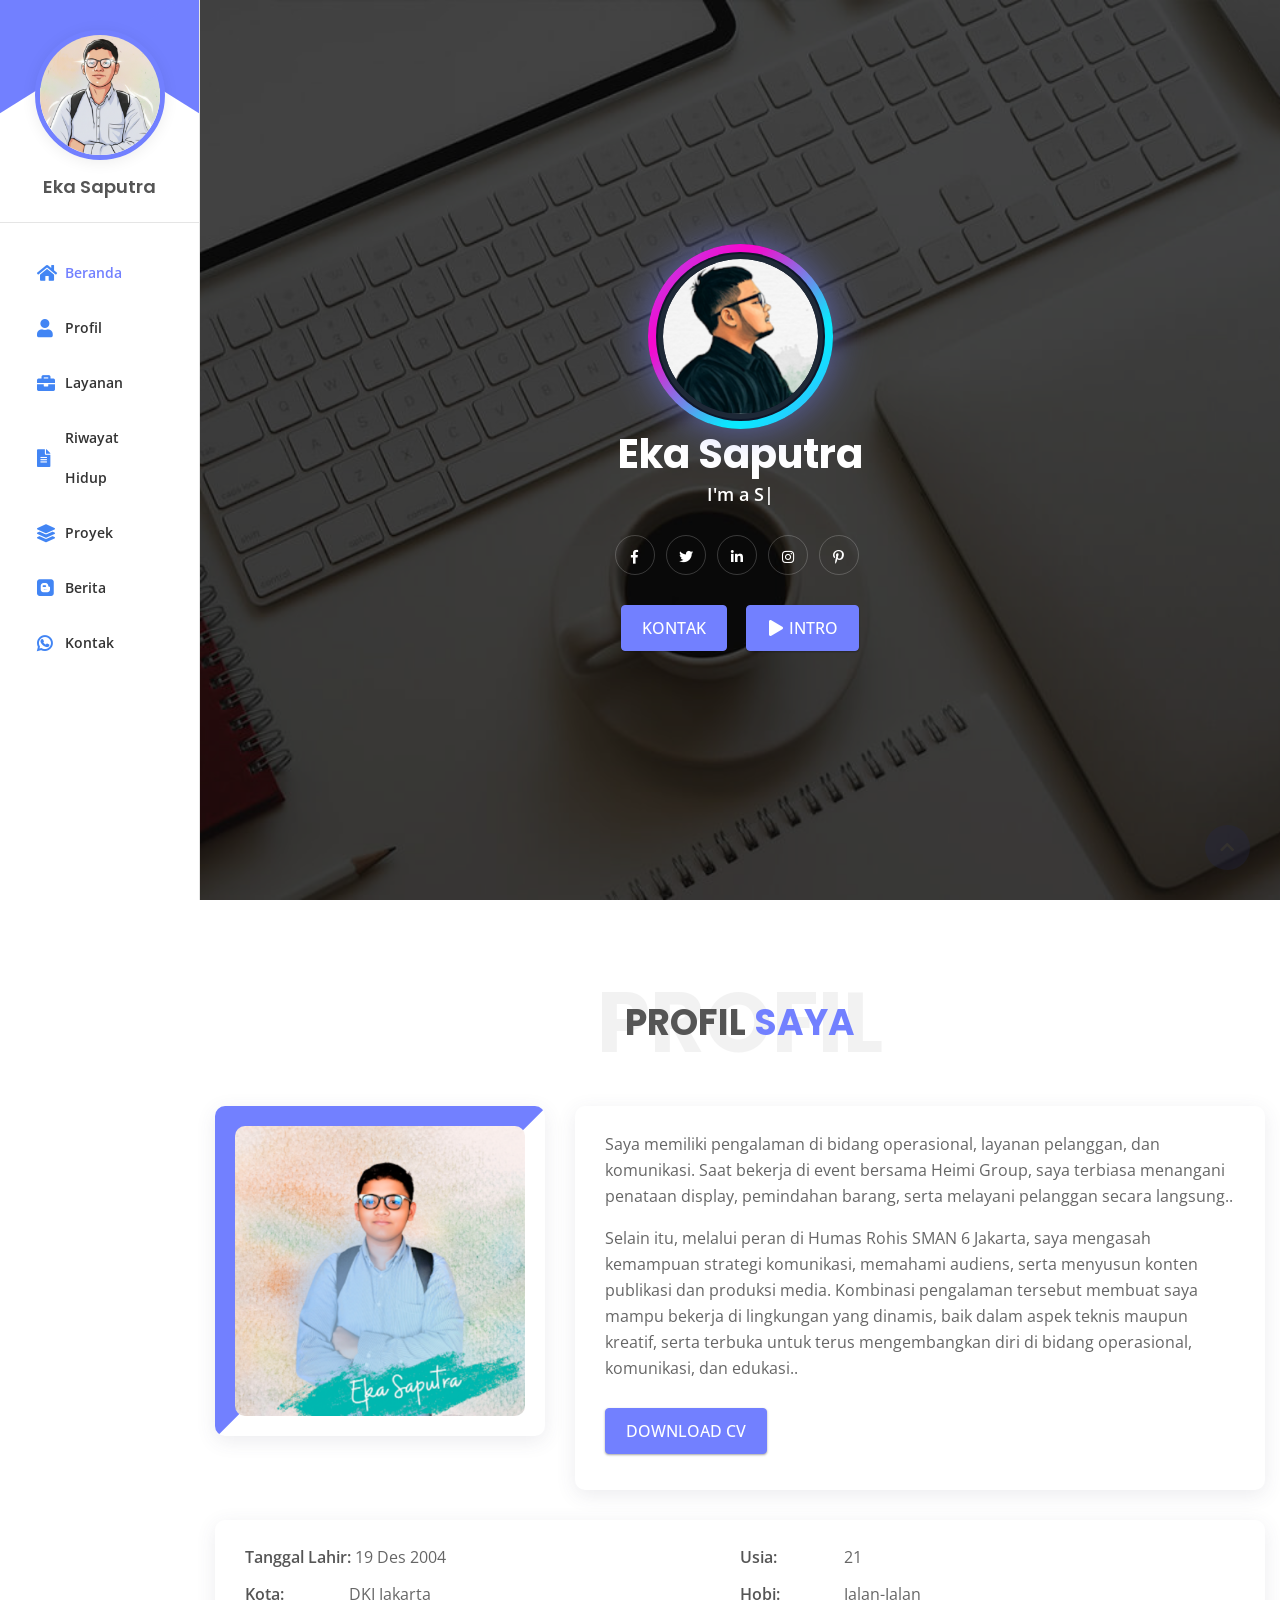
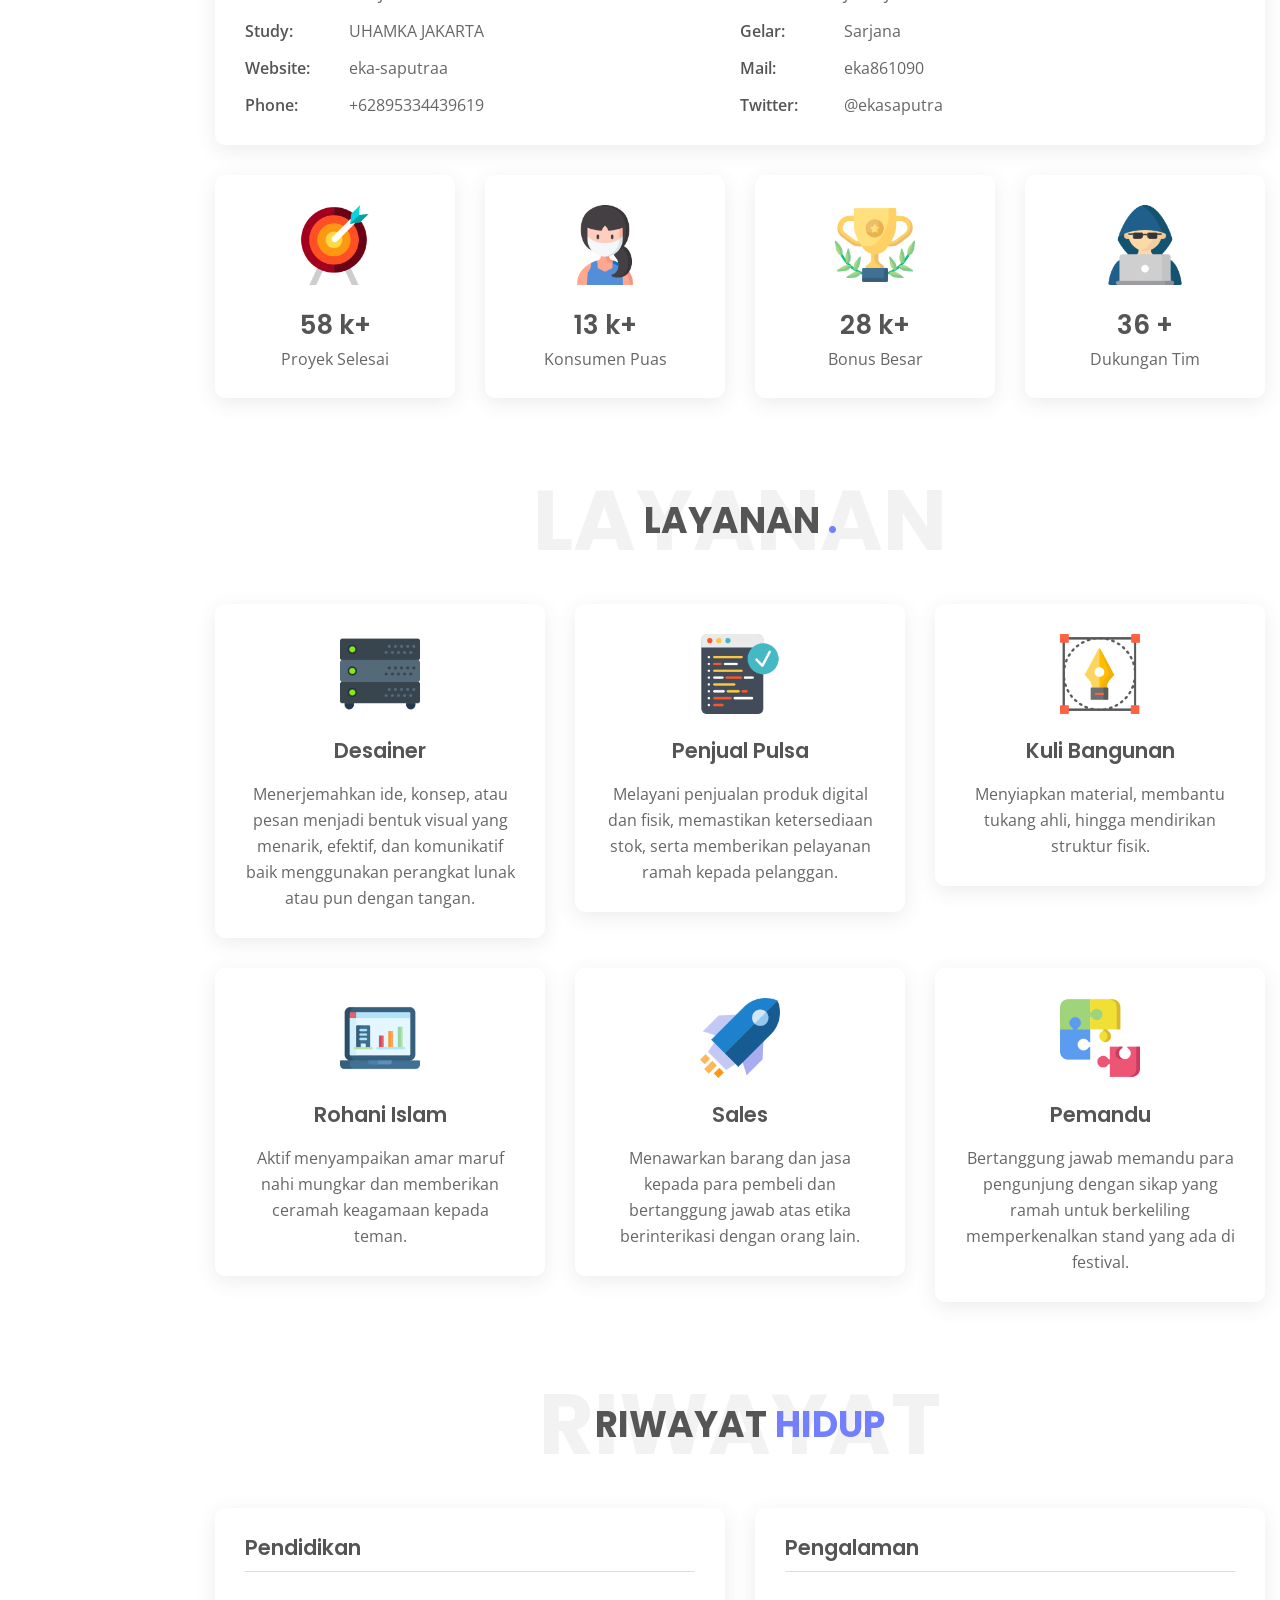
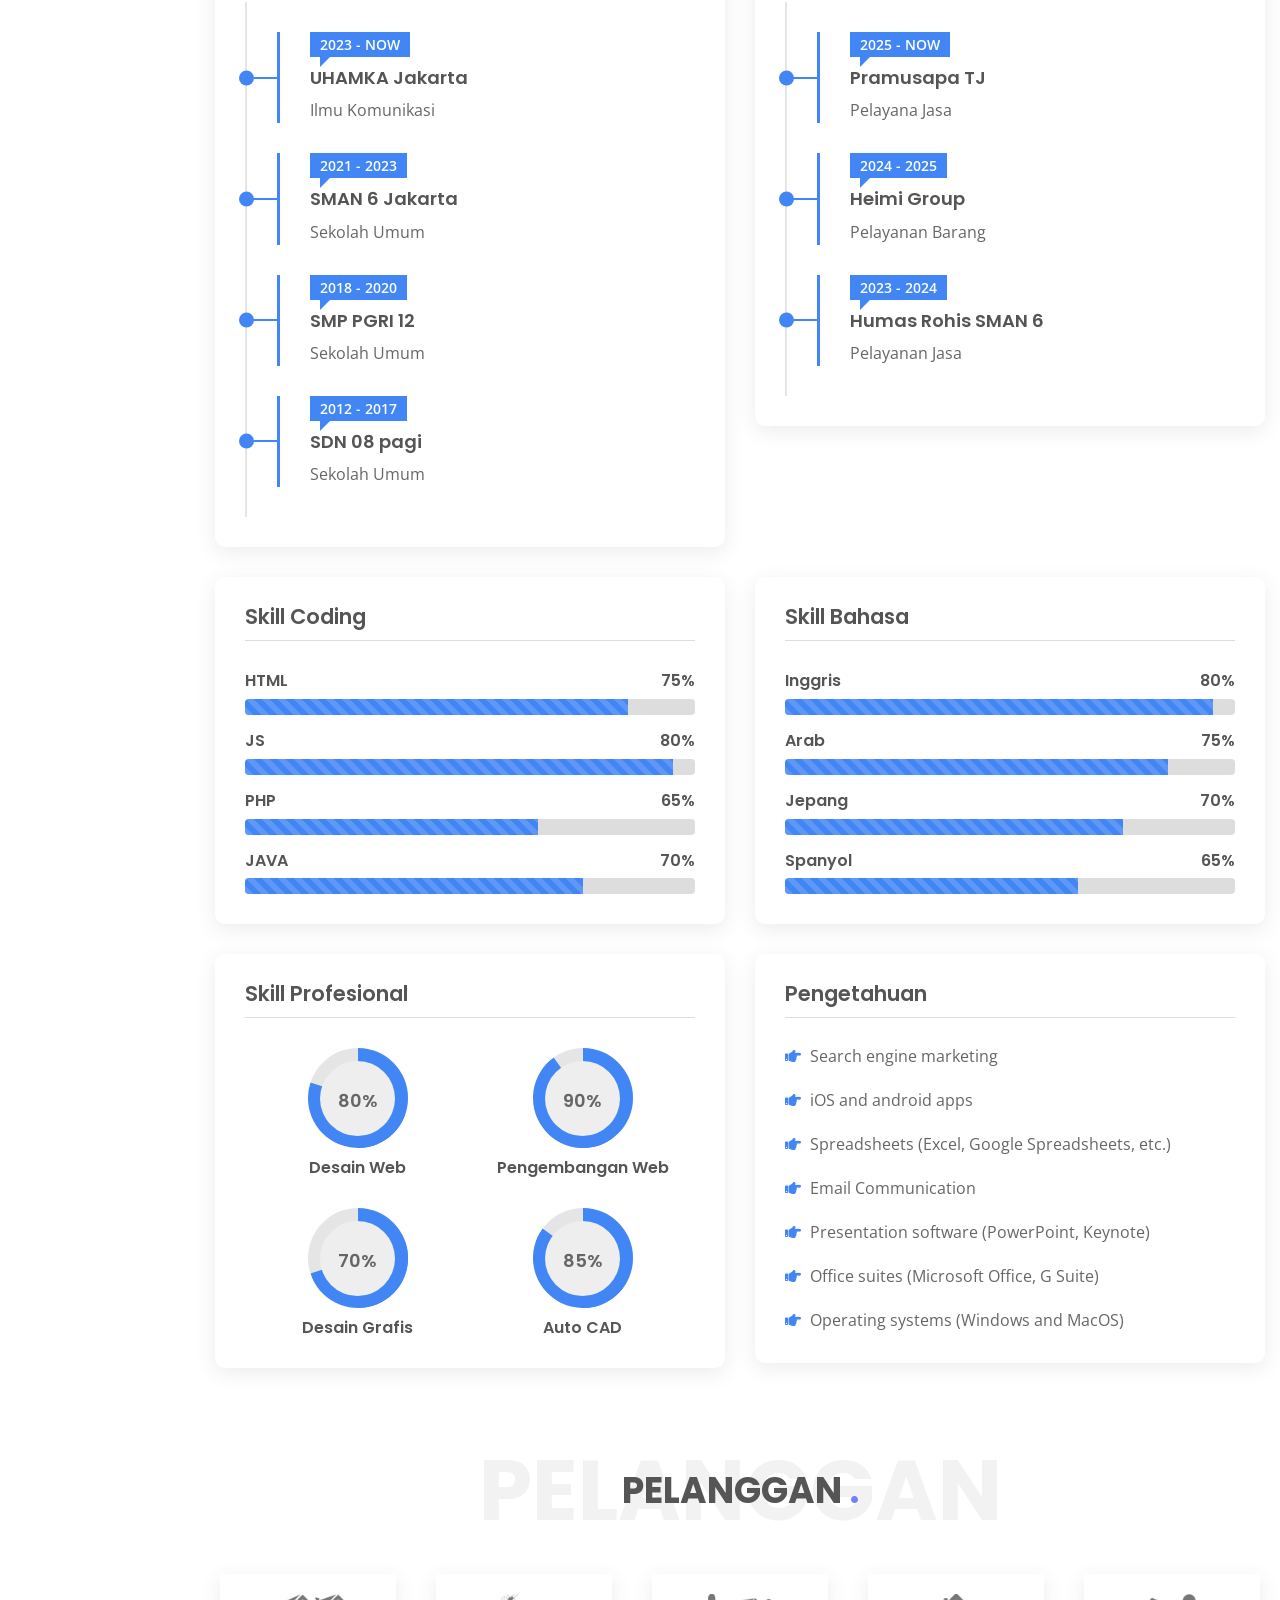
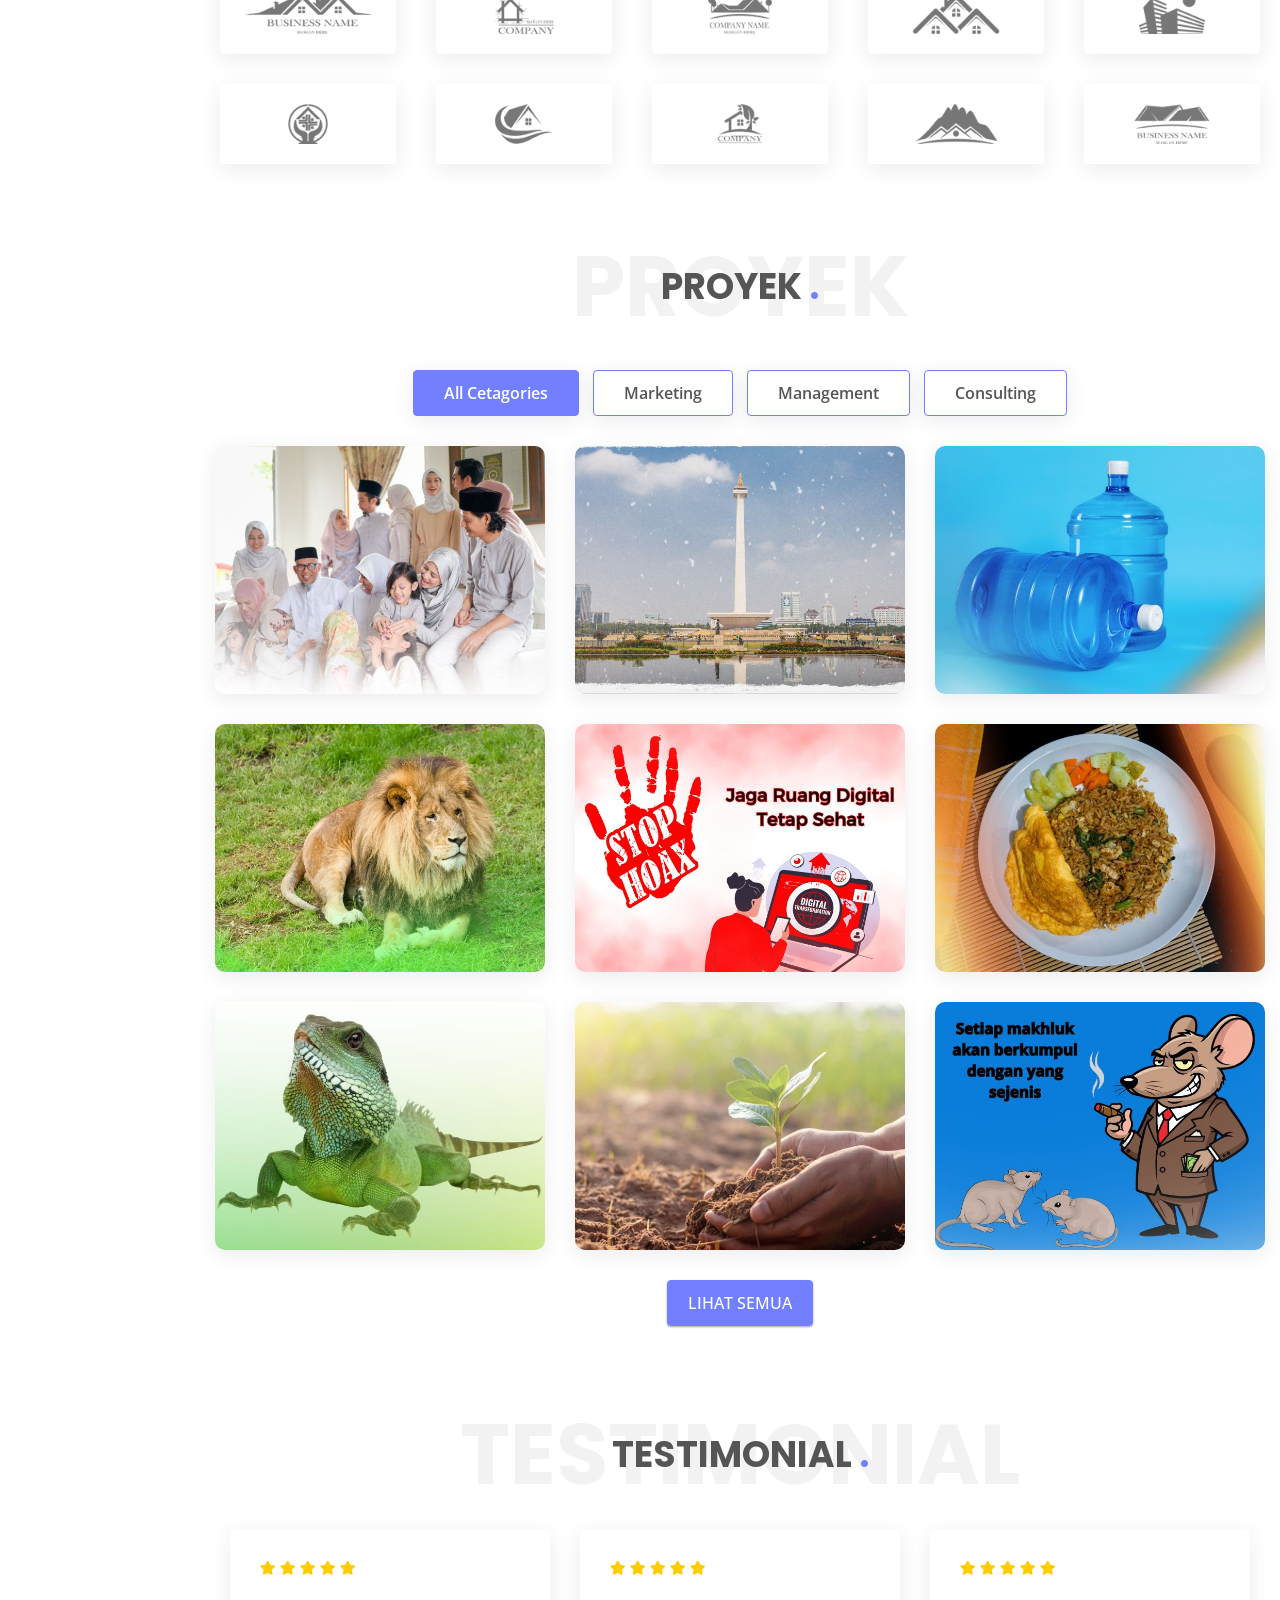
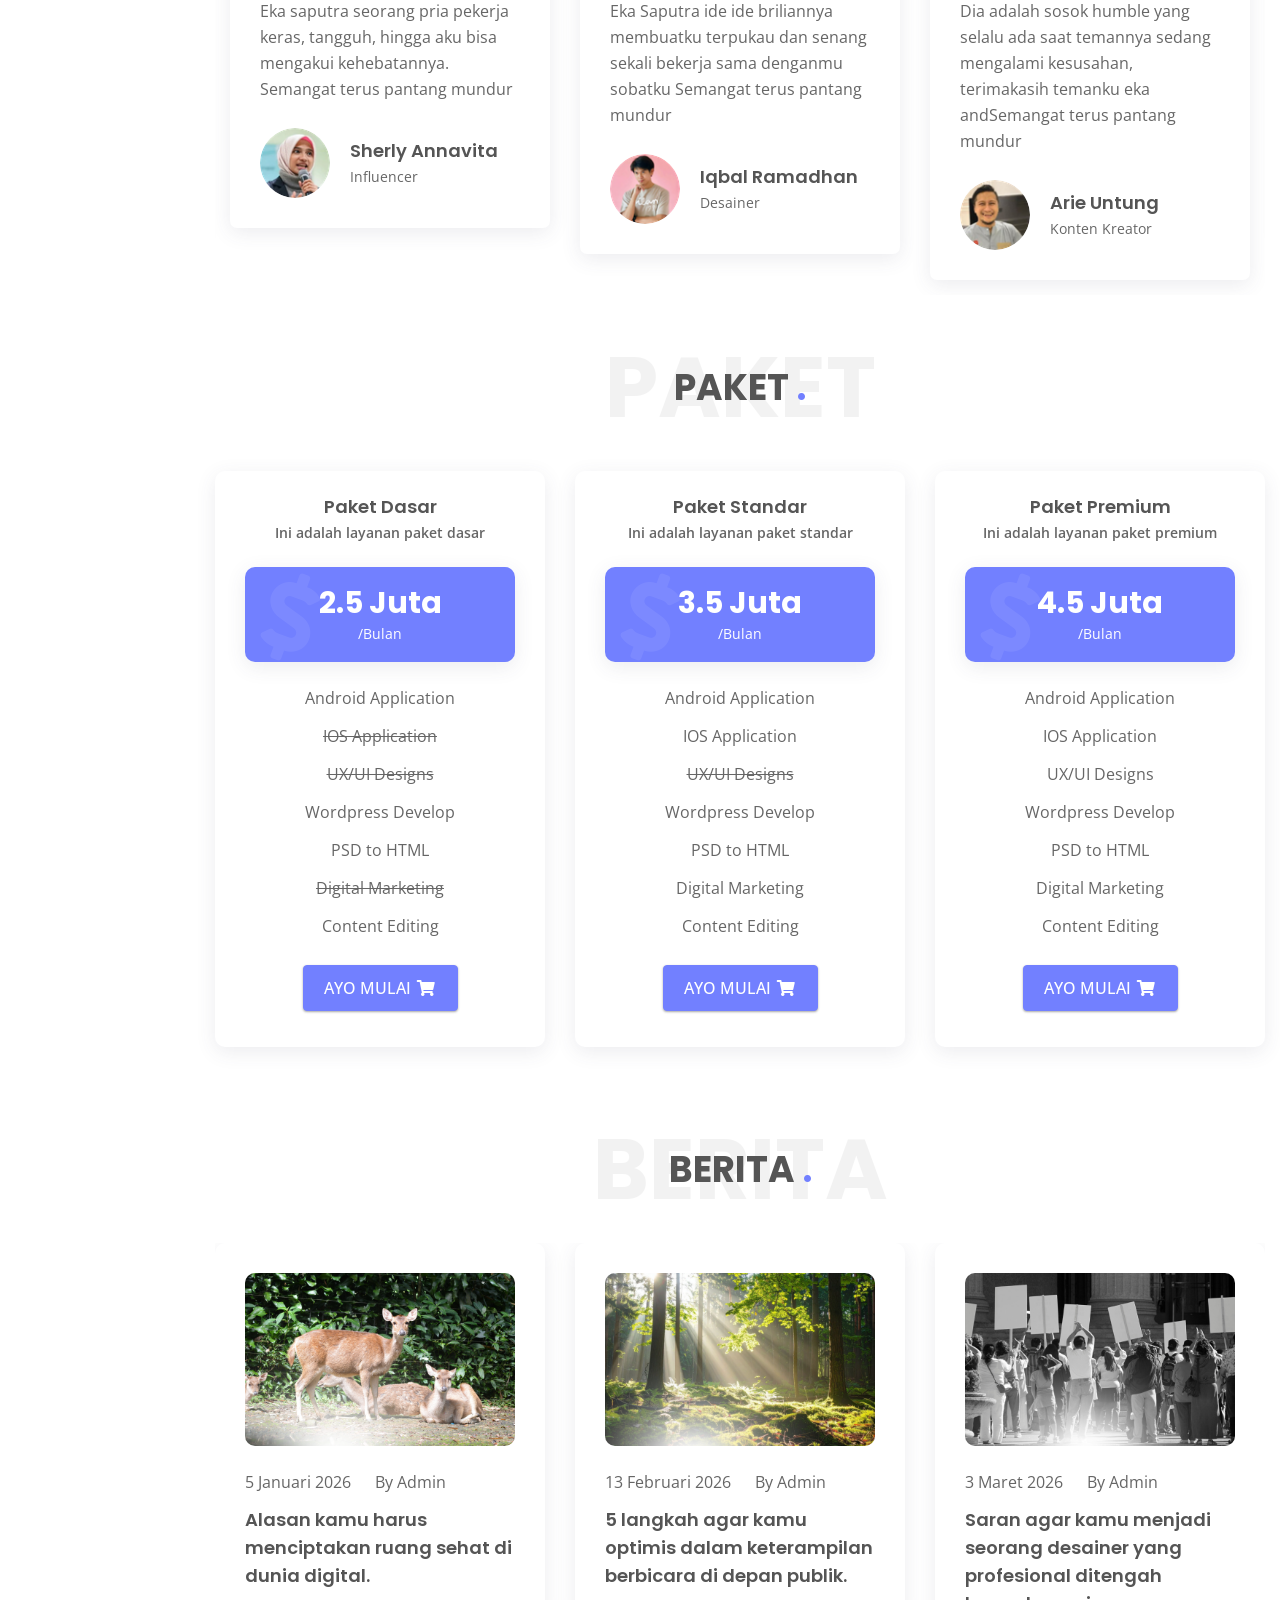
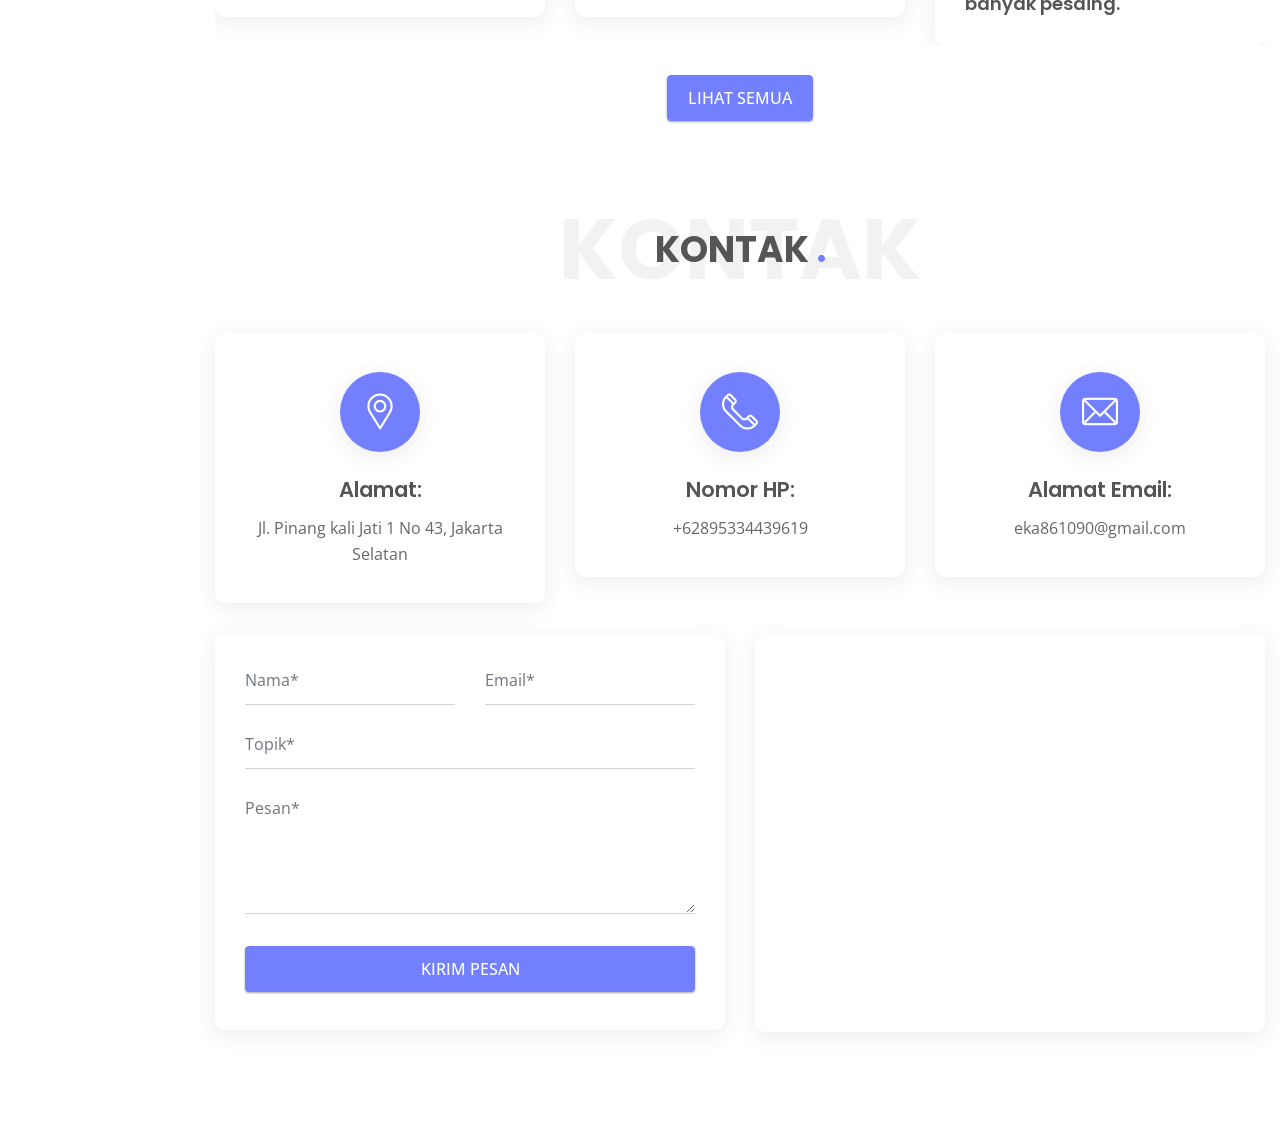
<file: index.html>
<!DOCTYPE html>
<html lang="en">

<head>
	<meta http-equiv="Content-Type" content="text/html; charset=UTF-8">
	<meta http-equiv="X-UA-Compatible" content="IE=edge" />
	<meta http-equiv="X-UA-Compatible" content="ie=edge">
	<meta name="viewport" content="width=device-width, initial-scale=1.0">
	<meta name="keyword" content="resume,cv,portfolio,vcard">
	<title> Eka - Portofolio </title>
	<!-- favicon -->
	<link rel="shortcut icon" href="assets/images/favoriteicon.png" type="image/x-icon">
	<!-- bootstrap -->
	<link rel="stylesheet" href="assets/css/bootstrap.min.css">
	<!-- Plugin css -->
	<link rel="stylesheet" href="assets/css/plugin.css">
	<!-- Flaticon -->
	<link rel="stylesheet" href="assets/css/flaticon.css">
	<!-- stylesheet -->
	<link rel="stylesheet" href="assets/css/style.css">
	<link rel="stylesheet" href="assets/css/multicolor.css">
	<!-- responsive -->
	<link rel="stylesheet" href="assets/css/responsive.css">
</head>

<body>
	<!-- preloader area start -->
	<div class="preloader" id="preloader">
		<div class="loader loader-1">
			<div class="loader-outter"></div>
			<div class="loader-inner"></div>
		</div>
	</div>
	<!-- preloader area end -->


	<!--Main-Menu Area Start-->
	<div class="side-menu-wrapper">
		<div class="menu-toogle-icon">
				<div id="nav-icon3">
					<span></span>
					<span></span>
					<span></span>
					<span></span>
				  </div>
		</div>
		<div class="side-menu">
			<div class="heading-area">
				<a href="index.html" class="profile-photo"  >
					<img src="assets/images/about3.jpg" alt="" class="wow zoomIn" data-wow-delay="0.2s">
				</a>
				<div class="name wow fadeInUp" data-wow-delay="0.3s">
						Eka Saputra
				</div>
			</div>
			<ul id="mainmenu-area">
				<li class="current">
					<a href="#home" class="wow fadeInUp" data-wow-delay="0.4s"><i class="fas fa-home"></i>Beranda</a>
				</li>
				<li>
					<a href="#about" class="wow fadeInUp" data-wow-delay="0.4s"><i class="fas fa-user"></i>Profil</a>
				</li>
				<li>
					<a href="#service" class="wow fadeInUp" data-wow-delay="0.4s"><i class="fas fa-briefcase"></i>Layanan</a>
				</li>
				<li>
					<a href="#resume" class="wow fadeInUp" data-wow-delay="0.4s"><i class="fas fa-file-alt"></i>Riwayat Hidup</a>
				</li>
				<li>
					<a href="#project-gallery" class="wow fadeInUp" data-wow-delay="0.4s"><i class="fas fa-layer-group"></i>Proyek</a>
				</li>
				<li>
					<a href="#blog" class="wow fadeInUp" data-wow-delay="0.4s"><i class="fab fa-blogger"></i>Berita</a>
				</li>
				<li>
					<a href="#contact" class="wow fadeInUp" data-wow-delay="0.4s"><i class="fab fa-whatsapp"></i>Kontak</a>
				</li>
			</ul>
		</div>
	</div>
	<!--Main-Menu Area Start-->

	<!-- Main Content Area Start -->
	<div class="main-content">
		<div class="main-content-inner">
			
			<!-- About div Start -->
				<div class="home-section" id="home">
					<div class="container">
						<div class="row justify-content-center">
							<div class="col-lg-6">
								<div class="home-content">
									<div class="home-image">
    <div class="profile-box">
        <div class="content">
            <img src="assets/images/about.jpg" 
                 alt="Eka Saputra" 
                 class="wow zoomIn" 
                 data-wow-delay="0.2s">
            <div class="overlay-text">
                <h2>Tokoh Publik<br>
                <span>Desainer</span></h2>
                <a href="#">Rekrut Saya</a>
            </div>
        </div>
    </div>
</div>
									<div class="home-main-content">
										<h4 class="heading wow fadeInUp" data-wow-delay="0.3s">
											Eka Saputra
										</h4>
										<div class="designation wow zoomIn" data-wow-delay="0.4s">
											<span>
												I'm a <span class="typed"></span>
											</span>
										</div>
										<div class="social-info wow fadeInUp" data-wow-delay="0.5s">
											<ul>
												<li>
													<a href="https://www.instagram.com/ekasptra212">
														<i class="fab fa-facebook-f"></i>
													</a>
												</li>
												<li>
													<a href="https://www.instagram.com/ekasptra212">
														<i class="fab fa-twitter"></i>
													</a>
												</li>
												<li>
													<a href="https://www.instagram.com/ekasptra212">
														<i class="fab fa-linkedin-in"></i>
													</a>
												</li>
												<li>
													<a href="https://www.instagram.com/ekasptra212">
														<i class="fab fa-instagram"></i>
													</a>
												</li>
												<li>
													<a href="https://www.instagram.com/ekasptra212">
														<i class="fab fa-pinterest-p"></i>
													</a>
												</li>
											</ul>
										</div>
										<div class="about-links wow fadeInUp" data-wow-delay="0.6s">
											<a href="https://wa.me/62895334439619" class="mybtn3 mybtn-bg"> <span>Kontak</span></a>
											<a href="https://m.youtube.com/watch?v=MtUwsNm0HYw" class="mybtn3 mybtn-bg video-play mfp-iframe"> <span> <i class="fas fa-play"></i> Intro</span> </a>
										</div>
									</div>
								</div>
							</div>
						</div>
					</div>
				</div>
			<!-- About div End -->

			<!-- About div Start -->
			<div class="about-section" id="about">
				<div class="container">
					<div class="row justify-content-center">
						<div class="col-lg-12">
							<div class="section-heading wow fadeInUp" data-wow-delay="0.2s">
								<h2 class="title">
									Profil <span class="color">Saya</span>
									<span class="bg-text">Profil</span>
								</h2>
							</div>
						</div>
					</div>
					<div class="row">
						<div class="col-lg-12">
							<div class="about">
								<div class="row">
									<div class="col-lg-4">
										<div class="about-image wow fadeInUp" data-wow-delay="0.3s">
											<img src="assets/images/about2.jpg" alt="">
										</div>
										
									</div>
									<div class="col-lg-8 align-self-center">
										<div class="short-description wow fadeInUp">
											<p>
												Saya memiliki pengalaman di bidang operasional, layanan pelanggan, dan komunikasi. Saat bekerja di event bersama Heimi Group, saya terbiasa menangani penataan display, pemindahan barang, serta melayani pelanggan secara langsung..  
											</p>
											<p>
												Selain itu, melalui peran di Humas Rohis SMAN 6 Jakarta, saya mengasah kemampuan strategi komunikasi, memahami audiens, serta menyusun konten publikasi dan produksi media. Kombinasi pengalaman tersebut membuat saya mampu bekerja di lingkungan yang dinamis, baik dalam aspek teknis maupun kreatif, serta terbuka untuk terus mengembangkan diri di bidang operasional, komunikasi, dan edukasi..
											</p>
											<div class="about-links">
												<a href="https://drive.google.com/file/d/15lqLO89Tt-58AE9owurxJjiaKqV-2w_i/view?usp=drivesdk/" class="mybtn3 mybtn-bg"> <span>Download CV</span> </a>
											</div>
										</div>
									</div>
								</div>
								<div class="row">
									<div class="col-lg-12">
										<div class="about-content wow fadeInUp">
											<div class="personal-info">
												<ul>
													<li>
														<span><label>Tanggal Lahir:</label> 19 Des 2004</span>
													</li>
													<li>
														<span><label>Usia:</label> 21</span>
													</li>
													<li>
														<span><label>Kota:</label> DKI Jakarta</span>
													</li>
													<li>
														<span><label>Hobi:</label> Jalan-Jalan</span>
													</li>
													<li>
														<span><label>Study:</label> UHAMKA JAKARTA</span>
													</li>
													<li>
														<span><label>Gelar:</label> Sarjana</span>
													</li>	
													<li>
														<span><label>Website:</label> <a href="https://eka-saputraa.blogspot.com">eka-saputraa</a></span>
													</li>
													<li>
														<span><label>Mail:</label> <a href="mailto:eka861090@gmail.com">eka861090</a></span>
													</li>
													<li>
														<span><label>Phone:</label> <a href="#">+62895334439619</a></span>
													</li>
													<li>
														<span><label>Twitter:</label> <a href="#">@ekasaputra</a></span>
													</li>
												</ul>
											</div>
										</div>
									</div>
								</div>
							</div>
						</div>
					</div>
					
				</div>
			</div>
			<!-- About div End -->

			<!-- Counter Area Start -->
			<div class="counter-area">
				<div class="container">
					<div class="row">
						<div class="col-lg-3 col-md-6">
							<div class="single-counter wow fadeInUp">
								<img src="assets/images/icon/005-target.png" alt="">
								<div class="counter-wrapper">
									<div class="counter">80</div> <span>k+</span>
								</div>
								<p class="text">
									Proyek Selesai
								</p>
							</div>
						</div>
						<div class="col-lg-3 col-md-6">
							<div class="single-counter wow fadeInUp">
								<img src="assets/images/icon/002-medical-mask.png" alt="">
								<div class="counter-wrapper">
									<div class="counter">19</div> <span>k+</span>
								</div>
								<p class="text">
									Konsumen Puas
								</p>
							</div>
						</div>
						<div class="col-lg-3 col-md-6">
							<div class="single-counter wow fadeInUp">
								<img src="assets/images/icon/053-success-1.png" alt="">
								<div class="counter-wrapper">
									<div class="counter">39</div> <span>k+</span>
								</div>
								<p class="text">
									Bonus Besar
								</p>
							</div>
						</div>
						<div class="col-lg-3 col-md-6">
							<div class="single-counter wow fadeInUp">
								<img src="assets/images/icon/045-hacker.png" alt="">
								<div class="counter-wrapper">
									<div class="counter">50</div> <span>+</span>
								</div>
								<p class="text">
									Dukungan Tim
								</p>
							</div>
						</div>
					</div>
				</div>
			</div>
			<!-- Counter Area End -->
			
			<!-- My service Start --> 
			<div class="service-wrapper" id="service">
				<div class="container">
					<div class="row justify-content-center">
						<div class="col-lg-12">
							<div class="section-heading wow fadeInUp" data-wow-delay="0.2s">
								<h2 class="title">
									Layanan <span class="color">.</span>
									<span class="bg-text">Layanan</span>
								</h2>
							</div>
						</div>
					</div>
					<div class="row justify-content-center">
						<div class="col-lg-4 col-md-6">
							<a href="service-details.html" class="single-feature wow fadeInUp">
								<img src="assets/images/icon/024-server.png" alt="">
								<div class="content">
									<h4 class="title">
										Desainer
									</h4>
									<p>
										Menerjemahkan ide, konsep, atau pesan menjadi bentuk visual yang menarik, efektif, dan komunikatif baik menggunakan perangkat lunak atau pun dengan tangan.
									</p>
								</div>
							</a>
						</div>
						<div class="col-lg-4 col-md-6">
							<a href="service-details.html" class="single-feature wow fadeInUp">
								<img src="assets/images/icon/062-code-1.png" alt="">
								<div class="content">
									<h4 class="title">
										Penjual  Pulsa
									</h4>
									<p>
										Melayani penjualan produk digital dan fisik, memastikan ketersediaan stok, serta memberikan pelayanan ramah kepada pelanggan.
									</p>
								</div>
							</a>
						</div>
						<div class="col-lg-4 col-md-6">
							<a href="service-details.html" class="single-feature wow fadeInUp">
								<img src="assets/images/icon/064-vector.png" alt="">
								<div class="content">
									<h4 class="title">
										Kuli Bangunan
									</h4>
									<p>
										Menyiapkan material, membantu tukang ahli, hingga mendirikan struktur fisik.
									</p>
								</div>
							</a>
						</div>
						<div class="col-lg-4 col-md-6">
							<a href="service-details.html" class="single-feature wow fadeInUp">
								<img src="assets/images/icon/043-analytics.png" alt="">
								<div class="content">
									<h4 class="title">
										Rohani Islam
									</h4>
									<p>
										Aktif menyampaikan amar maruf nahi mungkar dan memberikan ceramah keagamaan kepada teman.
									</p>
								</div>
							</a>
						</div>
						<div class="col-lg-4 col-md-6">
							<a href="service-details.html" class="single-feature wow fadeInUp">
								<img src="assets/images/icon/033-rocket.png" alt="">
								<div class="content">
									<h4 class="title">
										Sales
									</h4>
									<p>
										Menawarkan barang dan jasa kepada para pembeli dan bertanggung jawab atas etika berinterikasi dengan orang lain.
									</p>
								</div>
							</a>
						</div>
						<div class="col-lg-4 col-md-6">
							<a href="service-details.html" class="single-feature wow fadeInUp">
								<img src="assets/images/icon/054-puzzle.png" alt="">
								<div class="content">
									<h4 class="title">
										Pemandu
									</h4>
									<p>
										Bertanggung jawab memandu para pengunjung dengan sikap yang ramah untuk berkeliling memperkenalkan stand yang ada di festival.
									</p>
								</div>
							</a>
						</div>
					</div>
				</div>
			</div>
			
			<!-- My service End -->

			<!-- Resume Area Start -->
			<div class="resume-wrapper" id="resume">
				<div class="container">
					<div class="row justify-content-center">
						<div class="col-lg-12">
							<div class="section-heading wow fadeInUp" data-wow-delay="0.2s">
								<h2 class="title">
									Riwayat <span class="color">Hidup</span>
									<span class="bg-text">Riwayat</span>
								</h2>
							</div>
						</div>
					</div>
					<div class="row">
						<div class="col-lg-6">
							<div class="resume-box">
								<div class="resume-title">
									<h4 class="title">
											Pendidikan
									</h4>
								</div>
								<div class="education-list">
									<div class="single-education  wow fadeInUp">
											<div class="year">
												<span>2023 - now</span>
											</div>
										<h4 class="university-name">
											UHAMKA Jakarta 
										</h4>
										<p class="degree">Ilmu Komunikasi </p>
									</div>
									<div class="single-education wow fadeInUp">
											<div class="year">
												<span>2021 - 2023</span>
											</div>
											<h4 class="university-name">
												SMAN 6 Jakarta 
											</h4>
											<p class="degree">Sekolah Umum </p>
									</div>
									<div class="single-education wow fadeInUp">
										<div class="year">
											<span>2018 - 2020</span>
										</div>
										<h4 class="university-name">
											SMP PGRI 12 
										</h4>
										<p class="degree">Sekolah Umum </p>
									</div>
								<div class="single-education wow fadeInUp">
										<div class="year">
											<span>2012 - 2017</span>
										</div>
										<h4 class="university-name">
											SDN 08 pagi 
										</h4>
										<p class="degree">Sekolah Umum </p>
									</div>
								</div>
							</div>
						</div>
						<div class="col-lg-6">
							<div class="resume-box">
								<div class="resume-title">
									<h4 class="title">
										Pengalaman
									</h4>
								</div>
								<div class="education-list">
									<div class="single-education wow fadeInUp">
											<div class="year">
												<span>2025 - now</span>
											</div>
										<h4 class="university-name">
											Pramusapa TJ 
										</h4>
										<p class="degree">Pelayana Jasa</p>
									</div>
									<div class="single-education wow fadeInUp">
											<div class="year">
												<span>2024 - 2025</span>
											</div>
											<h4 class="university-name">
												Heimi Group 
											</h4>
											<p class="degree">Pelayanan Barang</p>
									</div>
									<div class="single-education wow fadeInUp">
										<div class="year">
											<span>2023 - 2024</span>
										</div>
										<h4 class="university-name">
											Humas Rohis SMAN 6 
										</h4>
										<p class="degree"> Pelayanan Jasa</p>
									</div>
								</div>
							</div>
						</div>
						<div class="col-lg-6">
							<div class="resume-box">
								<div class="resume-title">
									<h4 class="title">
										Skill Coding 
									</h4>
								</div>
								<div class="skill-list">
									<div class="single-skill wow fadeInUp">
										<div class="heading">
											<h4 class="name">
												HTML
											</h4>
											<h5 class="value">
													75%
											</h5>
										</div>
										<div class="progress">
											<div class="progress-bar progress-bar-striped progress-bar-animated" role="progressbar" aria-valuenow="85" aria-valuemin="0" aria-valuemax="100" style="width: 85%"></div>
										</div>
									</div>
									<div class="single-skill wow fadeInUp">
										<div class="heading">
											<h4 class="name">
												JS
											</h4>
											<h5 class="value">
													80%
											</h5>
										</div>
										<div class="progress">
											<div class="progress-bar progress-bar-striped progress-bar-animated" role="progressbar" aria-valuenow="95" aria-valuemin="0" aria-valuemax="100" style="width: 95%"></div>
										</div>
									</div>
									<div class="single-skill wow fadeInUp">
										<div class="heading">
											<h4 class="name">
												PHP
											</h4>
											<h5 class="value">
													65%
											</h5>
										</div>
										<div class="progress">
											<div class="progress-bar progress-bar-striped progress-bar-animated" role="progressbar" aria-valuenow="65" aria-valuemin="0" aria-valuemax="100" style="width: 65%"></div>
										</div>
									</div>
									<div class="single-skill wow fadeInUp">
										<div class="heading">
											<h4 class="name">
												JAVA
											</h4>
											<h5 class="value">
													70%
											</h5>
										</div>
										<div class="progress">
											<div class="progress-bar progress-bar-striped progress-bar-animated" role="progressbar" aria-valuenow="75" aria-valuemin="0" aria-valuemax="100" style="width: 75%"></div>
										</div>
									</div>
								</div>
							</div>
						</div>
						<div class="col-lg-6">
								<div class="resume-box">
									<div class="resume-title">
										<h4 class="title">
											Skill Bahasa
										</h4>
									</div>
									<div class="skill-list">
										<div class="single-skill wow fadeInUp">
											<div class="heading">
												<h4 class="name">
													Inggris
												</h4>
												<h5 class="value">
														80%
												</h5>
											</div>
											<div class="progress">
												<div class="progress-bar progress-bar-striped progress-bar-animated" role="progressbar" aria-valuenow="95" aria-valuemin="0" aria-valuemax="100" style="width: 95%"></div>
											</div>
										</div>
										<div class="single-skill wow fadeInUp">
											<div class="heading">
												<h4 class="name">
														Arab
												</h4>
												<h5 class="value">
														75%
												</h5>
											</div>
											<div class="progress">
												<div class="progress-bar progress-bar-striped progress-bar-animated" role="progressbar" aria-valuenow="85" aria-valuemin="0" aria-valuemax="100" style="width: 85%"></div>
											</div>
										</div>
										<div class="single-skill wow fadeInUp">
											<div class="heading">
												<h4 class="name">
														Jepang
												</h4>
												<h5 class="value">
														70%
												</h5>
											</div>
											<div class="progress">
												<div class="progress-bar progress-bar-striped progress-bar-animated" role="progressbar" aria-valuenow="75" aria-valuemin="0" aria-valuemax="100" style="width: 75%"></div>
											</div>
										</div>
										<div class="single-skill wow fadeInUp">
											<div class="heading">
												<h4 class="name">
														Spanyol
												</h4>
												<h5 class="value">
														65%
												</h5>
											</div>
											<div class="progress">
												<div class="progress-bar progress-bar-striped progress-bar-animated" role="progressbar" aria-valuenow="65" aria-valuemin="0" aria-valuemax="100" style="width: 65%"></div>
											</div>
										</div>
									</div>
								</div>
						</div>
						<div class="col-lg-6">
							<div class="resume-box">
								<div class="resume-title">
									<h4 class="title">
										Skill Profesional
									</h4>
								</div>
								<div class="skill-list2">
									<div class="single-skill2 wow fadeInUp">
										<div class="circle-progress" data-percent="80"></div> 
										<h4 class="name">
										Desain Web
										</h4>
									</div>
									<div class="single-skill2 wow fadeInUp">
										<div class="circle-progress" data-percent="90"></div> 
										<h4 class="name">
											Pengembangan Web
										</h4>
									</div>
									<div class="single-skill2 wow fadeInUp">
										<div class="circle-progress" data-percent="70"></div> 
										<h4 class="name">
											Desain Grafis
										</h4>
									</div>
									<div class="single-skill2 wow fadeInUp">
										<div class="circle-progress" data-percent="85"></div> 
										<h4 class="name">
											Auto CAD
										</h4>
									</div>
								</div>
							</div>
						</div>
						<div class="col-lg-6">
							<div class="resume-box">
								<div class="resume-title">
									<h4 class="title">
										Pengetahuan
									</h4>
								</div>
								<div class="knowledge-list wow fadeInUp">
									<div class="single-knowledge">
										<p>
											Search engine marketing
										</p>
									</div>
									<div class="single-knowledge">
										<p>
											iOS and android apps
										</p>
									</div>
									<div class="single-knowledge">
										<p>
											Spreadsheets (Excel, Google Spreadsheets, etc.)
										</p>
									</div>
									<div class="single-knowledge">
										<p>
											Email Communication
										</p>
									</div>
									<div class="single-knowledge">
										<p>
											Presentation software (PowerPoint, Keynote)
										</p>
									</div>
									<div class="single-knowledge">
										<p>
											Office suites (Microsoft Office, G Suite)
										</p>
									</div>
									<div class="single-knowledge">
										<p>
											Operating systems (Windows and MacOS)
										</p>
									</div>
								</div>
							</div>
						</div>
					</div>
				</div>
			</div>
			<!-- Resume Area End -->
			
			<!-- My Client Area Area Strat -->
			<div class="partners">
				<div class="container">
					<div class="row justify-content-center">
						<div class="col-lg-12">
							<div class="section-heading wow fadeInUp" data-wow-delay="0.2s">
								<h2 class="title">
									Pelanggan <span class="color">.</span>
									<span class="bg-text">Pelanggan</span>
								</h2>
							</div>
						</div>
					</div>
					<div class="row">
							<div class="partners-slider wow fadeInUp" data-wow-delay="0.3s">
								<div class="slider-item">
									<a href="#">
										<img src="assets/images/partner/1.png" alt="">
									</a>
								</div>
								<div class="slider-item">
									<a href="#">
										<img src="assets/images/partner/2.png" alt="">
									</a>
								</div>
								<div class="slider-item">
									<a href="#">
										<img src="assets/images/partner/3.png" alt="">
									</a>
								</div>
								<div class="slider-item">
									<a href="#">
										<img src="assets/images/partner/4.png" alt="">
									</a>
								</div>
								<div class="slider-item">
									<a href="#">
										<img src="assets/images/partner/5.png" alt="">
									</a>
								</div>
								<div class="slider-item">
									<a href="#">
										<img src="assets/images/partner/6.png" alt="">
									</a>
								</div>
								<div class="slider-item">
									<a href="#">
										<img src="assets/images/partner/7.png" alt="">
									</a>
								</div>
								<div class="slider-item">
									<a href="#">
										<img src="assets/images/partner/8.png" alt="">
									</a>
								</div>
								<div class="slider-item">
									<a href="#">
										<img src="assets/images/partner/9.png" alt="">
									</a>
								</div>
								<div class="slider-item">
									<a href="#">
										<img src="assets/images/partner/10.png" alt="">
									</a>
								</div>
							</div>
					</div>
				</div>
			</div>
			<!-- My Client Area Area End -->


			<!-- Portfolio Area Start -->
			<div class="project-gallery" id="project-gallery">
				<div class="container">
					<div class="row justify-content-center">
						<div class="col-lg-12">
							<div class="section-heading wow fadeInUp" data-wow-delay="0.2s">
								<h2 class="title">
									Proyek <span class="color">.</span>
									<span class="bg-text">Proyek</span>
								</h2>
							</div>
						</div>
					</div>
					<div class="row">
						<div class="col-lg-12">
							<div class="project-gallery-filter d-flex justify-content-center">
								<ul class="project-gallery-menu d-inline-block wow fadeInUp" data-wow-delay="0.3s">
									<li class="filter active" data-filter="all">All Cetagories</li>
									<li class="filter" data-filter=".cat-1">Marketing</li>
									<li class="filter" data-filter=".cat-2">Management</li>
									<li class="filter" data-filter=".cat-3">Consulting</li>
								</ul>
							</div>
	
							<div class="row project-gallery-item">
	
								<div class="mix col-md-6 col-lg-4 gallery-item cat-1 cat-3">
									<div class="gallery-item-content wow fadeInUp">
										<div class="item-thumbnail">
											<img src="assets/images/work/7.jpg" alt="">
											<div class="content-overlay">
												<div class="content">
													<div class="links">
														<a href="portfolio-details.html" class="link"><i class="fas fa-link"></i></a>
														<a class="img-popup image-preview"
															href="assets/images/work/7.jpg">
															<i class="fas fa-eye"></i>
														</a>
													</div>
												</div>
											</div>
										</div>
									</div>
								</div>
	
								<div class="mix col-md-6 col-lg-4 gallery-item  cat-3 cat-4">
									<div class="gallery-item-content wow fadeInUp">
										<div class="item-thumbnail">
											<img src="assets/images/work/1.jpg" alt="">
											<div class="content-overlay">
												<div class="content">
													<div class="links">
														<a href="portfolio-details.html" class="link"><i class="fas fa-link"></i></a>
														<a class="img-popup image-preview"
															href="assets/images/work/1.jpg">
															<i class="fas fa-eye"></i>
														</a>
													</div>
												</div>
											</div>
										</div>
									</div>
								</div>
	
								<div class="mix col-md-6 col-lg-4 gallery-item cat-2 cat-1">
									<div class="gallery-item-content wow fadeInUp">
										<div class="item-thumbnail">
											<img src="assets/images/work/2.jpg" alt="">
											<div class="content-overlay">
												<div class="content">
													<div class="links">
														<a href="portfolio-details.html" class="link"><i class="fas fa-link"></i></a>
														<a class="img-popup image-preview"
															href="assets/images/work/2.jpg">
															<i class="fas fa-eye"></i>
														</a>
													</div>
												</div>
											</div>
										</div>
									</div>
								</div>
	
								<div class="mix col-md-6 col-lg-4 gallery-item cat-1 cat-3">
									<div class="gallery-item-content wow fadeInUp">
										<div class="item-thumbnail">
											<img src="assets/images/work/9.jpg" alt="">
											<div class="content-overlay">
												<div class="content">
													<div class="links">
														<a href="portfolio-details.html" class="link"><i class="fas fa-link"></i></a>
														<a class="img-popup image-preview"
															href="assets/images/work/9.jpg">
															<i class="fas fa-eye"></i>
														</a>
													</div>
												</div>
											</div>
										</div>
									</div>
								</div>
	
								<div class="mix col-md-6 col-lg-4 gallery-item cat-3 cat-4">
									<div class="gallery-item-content wow fadeInUp">
										<div class="item-thumbnail">
											<img src="assets/images/work/5.jpg" alt="">
											<div class="content-overlay">
												<div class="content">
													<div class="links">
														<a href="portfolio-details.html" class="link"><i class="fas fa-link"></i></a>
														<a class="img-popup image-preview"
															href="assets/images/work/5.jpg">
															<i class="fas fa-eye"></i>
														</a>
													</div>
												</div>
											</div>
										</div>
									</div>
								</div>
	
								<div class="mix col-md-6 col-lg-4 gallery-item cat-1 cat-2">
									<div class="gallery-item-content wow fadeInUp">
										<div class="item-thumbnail">
											<img src="assets/images/work/3.jpg" alt="">
											<div class="content-overlay">
												<div class="content">
													<div class="links">
														<a href="portfolio-details.html" class="link"><i class="fas fa-link"></i></a>
														<a class="img-popup image-preview"
															href="assets/images/work/3.jpg">
															<i class="fas fa-eye"></i>
														</a>
													</div>
												</div>
											</div>
										</div>
									</div>
								</div>
	
								<div class="mix col-md-6 col-lg-4 gallery-item cat-4 cat-2">
									<div class="gallery-item-content wow fadeInUp">
										<div class="item-thumbnail">
											<img src="assets/images/work/4.jpg" alt="">
											<div class="content-overlay">
												<div class="content">
													<div class="links">
														<a href="portfolio-details.html" class="link"><i class="fas fa-link"></i></a>
														<a class="img-popup image-preview"
															href="assets/images/work/4.jpg">
															<i class="fas fa-eye"></i>
														</a>
													</div>
												</div>
											</div>
										</div>
									</div>
								</div>
	
	
								<div class="mix col-md-6 col-lg-4 gallery-item cat-3 cat-2">
									<div class="gallery-item-content wow fadeInUp">
										<div class="item-thumbnail">
											<img src="assets/images/work/6.jpg" alt="">
											<div class="content-overlay">
												<div class="content">
													<div class="links">
														<a href="portfolio-details.html" class="link"><i class="fas fa-link"></i></a>
														<a class="img-popup image-preview"
															href="assets/images/work/6.jpg">
															<i class="fas fa-eye"></i>
														</a>
													</div>
												</div>
											</div>
										</div>
									</div>
								</div>
	
								<div class="mix col-md-6 col-lg-4 gallery-item cat-3 cat-1">
									<div class="gallery-item-content wow fadeInUp">
										<div class="item-thumbnail">
											<img src="assets/images/work/8.jpg" alt="">
											<div class="content-overlay">
												<div class="content">
													<div class="links">
														<a href="portfolio-details.html" class="link"><i class="fas fa-link"></i></a>
														<a class="img-popup image-preview"
															href="assets/images/work/8.jpg">
															<i class="fas fa-eye"></i>
														</a>
													</div>
												</div>
											</div>
										</div>
									</div>
								</div>
	
							</div>
						</div>
					</div>
					<div class="row">
						<div class="col-lg-12 text-center">
							<a href="portfolios.html" class="mybtn3 mybtn-bg wow fadeInUp"><span>Lihat Semua</span></a>
						</div>
					</div>
				</div>
			</div>
			<!-- Portfolio Area End -->


			<!-- Testimonial Start -->
			<div class="testimonial" id="testimonial">
				<div class="container">
					<div class="row justify-content-center">
						<div class="col-lg-12">
							<div class="section-heading wow fadeInUp" data-wow-delay="0.2s">
								<h2 class="title">
									Testimonial <span class="color">.</span>
									<span class="bg-text">Testimonial</span>
								</h2>
							</div>
						</div>
					</div>
					<div class="row">
						<div class="col-lg-12">
							<div class="testimonial-slider wow fadeInUp" data-wow-delay="0.3s">
								<div class="slider-item">
									<div class="single-review">
										<div class="stars">
											<i class="fas fa-star"></i>
											<i class="fas fa-star"></i>
											<i class="fas fa-star"></i>
											<i class="fas fa-star"></i>
											<i class="fas fa-star"></i>
										</div>
										<div class="content">
											<p>
												Eka saputra seorang pria pekerja keras, tangguh, hingga aku bisa mengakui kehebatannya.
												Semangat terus pantang mundur
											</p>
										</div>
										<div class="reviewr">
											<div class="img">
												<img src="assets/images/reviewr/p1.png" alt="">
											</div>
											<div class="content">
												<h4 class="name">
													Sherly Annavita
												</h4>
												<p>
													Influencer
												</p>
											</div>
										</div>
									</div>
								</div>
								<div class="slider-item">
									<div class="single-review">
										<div class="stars">
											<i class="fas fa-star"></i>
											<i class="fas fa-star"></i>
											<i class="fas fa-star"></i>
											<i class="fas fa-star"></i>
											<i class="fas fa-star"></i>
										</div>
										<div class="content">
											<p>
												Eka Saputra ide ide briliannya membuatku terpukau dan senang sekali bekerja sama denganmu sobatku
												Semangat terus pantang mundur
											</p>
										</div>
										<div class="reviewr">
											<div class="img">
												<img src="assets/images/reviewr/p2.png" alt="">
											</div>
											<div class="content">
												<h4 class="name">
													Iqbal Ramadhan
												</h4>
												<p>
													Desainer
												</p>
											</div>
										</div>
									</div>
								</div>
								<div class="slider-item">
									<div class="single-review">
										<div class="stars">
											<i class="fas fa-star"></i>
											<i class="fas fa-star"></i>
											<i class="fas fa-star"></i>
											<i class="fas fa-star"></i>
											<i class="fas fa-star"></i>
										</div>
										<div class="content">
											<p>
												Dia adalah sosok humble yang selalu ada saat temannya sedang mengalami kesusahan, terimakasih temanku eka
												andSemangat terus pantang mundur
											</p>
										</div>
										<div class="reviewr">
											<div class="img">
												<img src="assets/images/reviewr/p3.png" alt="">
											</div>
											<div class="content">
												<h4 class="name">
													Arie Untung
												</h4>
												<p>
													Konten Kreator
												</p>
											</div>
										</div>
									</div>
								</div>
								<div class="slider-item">
									<div class="single-review">
										<div class="stars">
											<i class="fas fa-star"></i>
											<i class="fas fa-star"></i>
											<i class="fas fa-star"></i>
											<i class="fas fa-star"></i>
											<i class="fas fa-star"></i>
										</div>
										<div class="content">
											<p>
												Berlarilah untuk mengejar mimpimu walau sampai ke ujung dunia
												Semangat terus pantang mundur
											</p>
										</div>
										<div class="reviewr">
											<div class="img">
												<img src="assets/images/reviewr/p4.png" alt="">
											</div>
											<div class="content">
												<h4 class="name">
													Alyssa Soebandono
												</h4>
												<p>
													Freelancer
												</p>
											</div>
										</div>
									</div>
								</div>
							</div>
						</div>
					</div>
				</div>
			</div>
			<!-- Testimonial End -->

			<!-- Pricing  Area Start -->
			<div class="pricing2" id="pricing2">
				<div class="container">
					<div class="row justify-content-center">
						<div class="col-lg-12">
							<div class="section-heading wow fadeInUp" data-wow-delay="0.2s">
								<h2 class="title">
									Paket <span class="color">.</span>
									<span class="bg-text">Paket</span>
								</h2>
							</div>
						</div>
					</div>
					<div class="row justify-content-center">
						<div class="col-lg-4 col-md-6">
							<div class="price-box basic wow fadeInUp">
								<div class="price-title">
									<h3 class="heading-title">Paket Dasar</h3>
									<p class="heading-sub-title">Ini adalah layanan paket dasar</p>
								</div>
								<div class="price-rate">
									<div class="center-align-content">
										<p class="price">2.5 Juta</p>
										<p class="duration">/Bulan</p>
										<i class="fas fa-dollar-sign"></i>
									</div>
								</div>
								<div class="service-feature">
									<ul class="service-feature-list">
										<li>
											<p>Android Application</p>
										</li>
										<li>
											<p><del>IOS Application</del></p>
										</li>
										<li>
											<p><del>UX/UI Designs</del></p>
										</li>
										<li>
											<p>Wordpress Develop</p>
										</li>
										<li>
											<p>PSD to HTML</p>
										</li>
										<li>
											<p><del>Digital Marketing</del></p>
										</li>
										<li>
											<p>Content Editing</p>
										</li>
									</ul>
								</div>
								<div class="buy-btn-wrapper">
									<a class="mybtn3 mybtn-bg" href="https://wa.me/62895334439619"><span>Ayo Mulai <i
										class="fas fa-shopping-cart"></i></span></a>
								</div>
							</div>
						</div>
						<div class="col-lg-4 col-md-6">
							<div class="price-box standard wow fadeInUp">
								<div class="price-title">
									<h3 class="heading-title">Paket Standar</h3>
									<p class="heading-sub-title">Ini adalah layanan paket standar</p>
								</div>
								<div class="price-rate">
									<div class="center-align-content">
										<p class="price">3.5 Juta</p>
										<p class="duration">/Bulan</p>
										<i class="fas fa-dollar-sign"></i>
									</div>
								</div>
								<div class="service-feature">
									<ul class="service-feature-list">
										<li>
											<p>Android Application</p>
										</li>
										<li>
											<p>IOS Application</p>
										</li>
										<li>
											<p><del>UX/UI Designs</del></p>
										</li>
										<li>
											<p>Wordpress Develop</p>
										</li>
										<li>
											<p>PSD to HTML</p>
										</li>
										<li>
											<p>Digital Marketing</p>
										</li>
										<li>
											<p>Content Editing</p>
										</li>
									</ul>
								</div>
								<div class="buy-btn-wrapper">
									<a class="mybtn3 mybtn-bg" href="https://wa.me/62895334439619"><span>Ayo Mulai <i
										class="fas fa-shopping-cart"></i></span></a>
								</div>
							</div>
						</div>
						<div class="col-lg-4 col-md-6">
							<div class="price-box premium wow fadeInUp">
								<div class="price-title">
									<h3 class="heading-title">Paket Premium</h3>
									<p class="heading-sub-title">Ini adalah layanan paket premium</p>
								</div>
								<div class="price-rate">
									<div class="center-align-content">
										<p class="price">4.5 Juta</p>
										<p class="duration">/Bulan</p>
										<i class="fas fa-dollar-sign"></i>
									</div>
								</div>
								<div class="service-feature">
									<ul class="service-feature-list">
										<li>
											<p>Android Application</p>
										</li>
										<li>
											<p>IOS Application</p>
										</li>
										<li>
											<p>UX/UI Designs</p>
										</li>
										<li>
											<p>Wordpress Develop</p>
										</li>
										<li>
											<p>PSD to HTML</p>
										</li>
										<li>
											<p>Digital Marketing</p>
										</li>
										<li>
											<p>Content Editing</p>
										</li>
									</ul>
								</div>
								<div class="buy-btn-wrapper">
									<a class="mybtn3 mybtn-bg" href="https://wa.me/62895334439619"><span>Ayo Mulai <i
										class="fas fa-shopping-cart"></i></span></a>
								</div>
							</div>
						</div>
					</div>
				</div>
			</div>
			<!-- Pricing Area End -->

			<!-- Blog Area Start -->
			<div class="blog-section" id="blog">
				<div class="container">
					<div class="row justify-content-center">
						<div class="col-lg-12">
							<div class="section-heading wow fadeInUp" data-wow-delay="0.2s">
								<h2 class="title">
									Berita <span class="color">.</span>
									<span class="bg-text">Berita</span>
								</h2>
							</div>
						</div>
					</div>
					<div class="row">
						<div class="col-lg-12">
							<div class="blog-slider wow fadeInUp" data-wow-delay="0.3s">
								<div class="slider-item">
									<div class="single-blog">
										<div class="img">
											<img src="assets/images/blog/img1.png" alt="">
										</div>
										<div class="content">
											<ul class="top-meta">
												<li>
													<p class="date">
														5 Januari 2026
													</p>
												</li>
												<li>
													<p class="post-by">
														By Admin
													</p>
												</li>
											</ul>
											<a href="blog-details.html">
												<h4 class="title">
													Alasan kamu harus menciptakan ruang sehat di dunia digital.
												</h4>
											</a>
										</div>
									</div>
								</div>
								<div class="slider-item">
									<div class="single-blog">
										<div class="img">
											<img src="assets/images/blog/img2.png" alt="">
										</div>
										<div class="content">
											<ul class="top-meta">
												<li>
													<p class="date">
														13 Februari 2026
													</p>
												</li>
												<li>
													<p class="post-by">
														By Admin
													</p>
												</li>
											</ul>
											<a href="blog-details.html">
												<h4 class="title">
													5 langkah agar kamu optimis dalam keterampilan berbicara di depan publik.
												</h4>
											</a>
										</div>
									</div>
								</div>
								<div class="slider-item">
									<div class="single-blog">
										<div class="img">
											<img src="assets/images/blog/img3.png" alt="">
										</div>
										<div class="content">
											<ul class="top-meta">
												<li>
													<p class="date">
														3 Maret 2026
													</p>
												</li>
												<li>
													<p class="post-by">
														By Admin
													</p>
												</li>
											</ul>
											<a href="blog-details.html">
												<h4 class="title">
													Saran agar kamu menjadi seorang desainer yang profesional ditengah banyak pesaing.
												</h4>
											</a>
										</div>
									</div>
								</div>
								<div class="slider-item">
									<div class="single-blog">
										<div class="img">
											<img src="assets/images/blog/img4.png" alt="">
										</div>
										<div class="content">
											<ul class="top-meta">
												<li>
													<p class="date">
														22 April 2026
													</p>
												</li>
												<li>
													<p class="post-by">
														By Admin
													</p>
												</li>
											</ul>
											<a href="blog-details.html">
												<h4 class="title">
													Cara agar kamu menjadi seorang pemimpin yang disegani dan berwibawa.
												</h4>
											</a>
										</div>
									</div>
								</div>
							</div>
						</div>
					</div>
					<div class="row">
						<div class="col-lg-12 text-center">
							<a href="blogs.html" class="mybtn3 mybtn-bg wow fadeInUp"><span>Lihat Semua</span></a>
						</div>
					</div>
				</div>
			</div>
			<!-- Blog Area End -->

			<!-- Contact Area Start -->
			<div class="contact" id="contact">
				<div class="container">
					<div class="row justify-content-center">
						<div class="col-lg-12">
							<div class="section-heading wow fadeInUp" data-wow-delay="0.2s">
								<h2 class="title">
									Kontak <span class="color">.</span>
									<span class="bg-text">Kontak</span>
								</h2>
							</div>
						</div>
					</div>
					<div class="row justify-content-center">
						<div class="col-lg-4 col-md-6">
							<!-- Single Info -->
							<div class="single-info wow fadeInUp">
								<div class="info-icon">
									<i class="flaticon-placeholder"></i>
								</div>
								<div class="info-content">
									<h5>Alamat:</h5>
									<p>Jl. Pinang kali Jati 1 No 43, Jakarta Selatan</p>
								</div>
		
							</div>
						</div>
						<div class="col-lg-4 col-md-6">
							<!-- Single Info -->
							<div class="single-info wow fadeInUp">
								<div class="info-icon">
									<i class="flaticon-telephone"></i>
								</div>
								<div class="info-content">
									<h5>Nomor HP:</h5>
									<p>+62895334439619</p>
								</div>
		
							</div>
						</div>
						<div class="col-lg-4 col-md-6">
							<!-- Single Info -->
							<div class="single-info wow fadeInUp">
		
								<div class="info-icon">
									<i class="flaticon-email-2"></i>
								</div>
								<div class="info-contentr">
									<h5>Alamat Email:</h5>
									<p>eka861090@gmail.com</p>
								</div>
							</div>
						</div>
					</div>
					<div class="row cAndm">
						<div class="col-lg-6">
							<div class="home-page-form">
								<div class="contact-form">
									<form id="contact-form"  action="#">							
										<div class="controls">
											<div class="row">
												<div class="col-md-6">
													<div class="form-group">
													<input id="name" type="text" name="name" class="form-control" placeholder="Nama*" required="required" data-error="Name is required.">
														<div class="help-block with-errors"></div>
													</div>
												</div>
												<div class="col-md-6">
													<div class="form-group">
													<input id="email" type="email" name="email" class="form-control" placeholder="Email*" required="required" data-error="Valid email is required.">
														<div class="help-block with-errors"></div>
													</div>
												</div>
											</div>
											<div class="row">
												<div class="col-md-12">
													<div class="form-group">
													<input id="subject" type="text" name="subject" class="form-control" placeholder="Topik*" required="required" data-error="Subject is required.">
														<div class="help-block with-errors"></div>
													</div>
												</div>
											</div>
											<div class="row">
												<div class="col-md-12">
													<div class="form-group">
													<textarea id="message" name="message" class="form-control" placeholder="Pesan*" rows="7" required="required" data-error="Please,leave us a message."></textarea>
														<div class="help-block with-errors"></div>
													</div>
												</div>
												<div class="col-md-12">
													<button type="submit" class="mybtn3 mybtn-bg"><span>Kirim Pesan</span></button>
												</div>
											</div>
										</div>
									</form> <!-- End Contact From -->
								</div>
							</div>
						</div>
		
						<div class="col-lg-6">
							<div class="google_map_wrapper">
								<iframe src="https://maps.google.com/maps?q=Pinang%20kali%20Jati%201%20No%2043%2C%20Jakarta%20Selatan&t=m&z=11&ie=UTF8&iwloc=B&output=embed" frameborder="0" style="border:0;" allowfullscreen="" aria-hidden="false" tabindex="0"></iframe>
							</div>
						</div>
					</div>
					<!--/.row-->
				</div>
				<!--/.container-->
			</div>
			<!-- Contact Area End -->

		</div>
	</div>
	<!-- Main Content Area End -->






	<!-- Back to Top Start -->
	<div class="bottomtotop">
		<i class="fas fa-chevron-right"></i>
	</div>
	<!-- Back to Top End -->



	<!-- jquery -->
	<script src="assets/js/jquery.js"></script>
	<!-- popper -->
	<script src="assets/js/popper.min.js"></script>
	<!-- bootstrap -->
	<script src="assets/js/bootstrap.min.js"></script>
	<!-- plugin js-->
	<script src="assets/js/plugin.js"></script>
	<script src="assets/js/jQuery-plugin-progressbar.js"></script>
	<!-- Typed js -->
	<script src="assets/js/typed.min.js"></script>
	<!-- buoyant js -->
	<script src="assets/js/jquery.buoyant.min.js"></script>
	<!-- Wow js -->
	<script src="assets/js/wow.js"></script>
	<!-- main -->
	<script src="assets/js/main.js"></script>
	
</body>

</html>
</file>
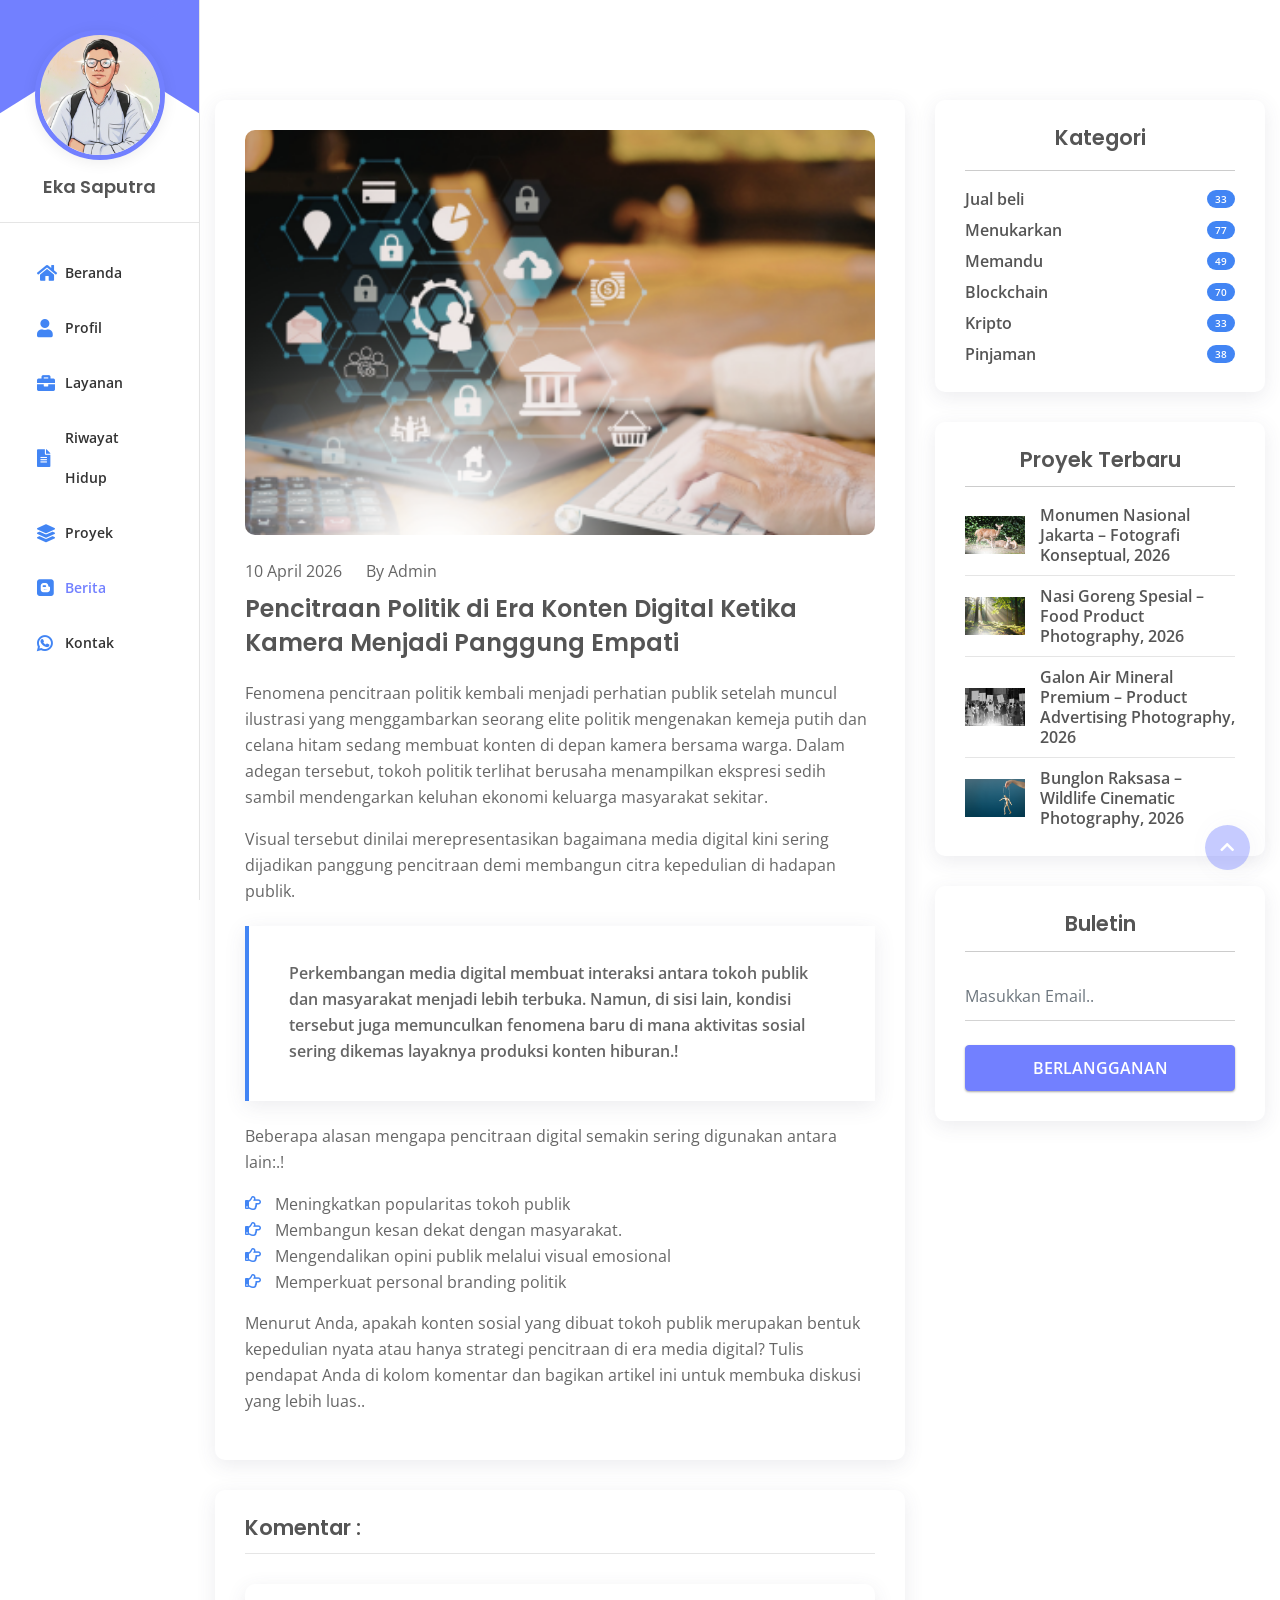
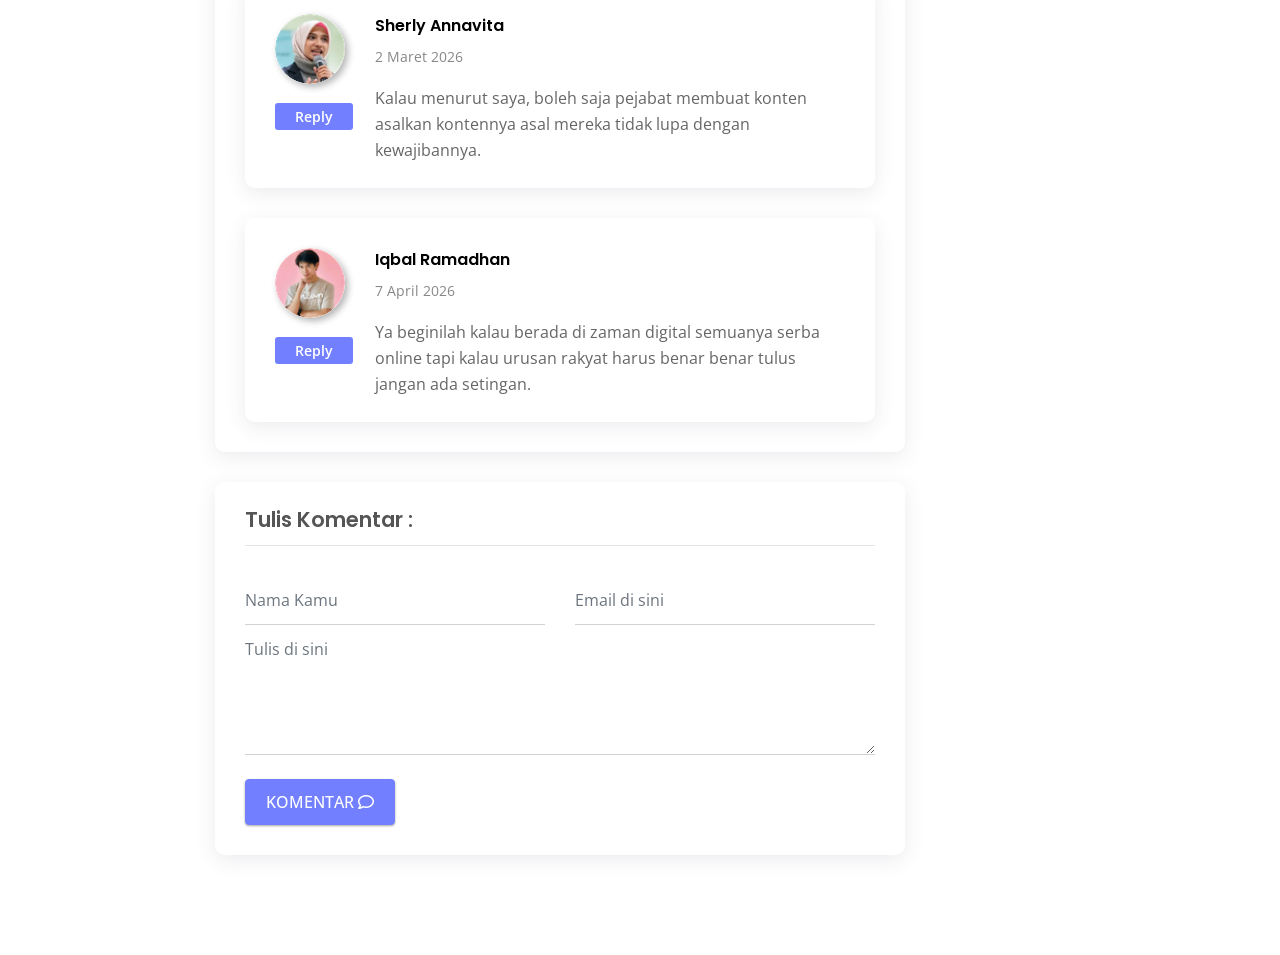
<file: blog-details.html>
<!DOCTYPE html>
<html lang="en">

<head>
	<meta http-equiv="Content-Type" content="text/html; charset=UTF-8">
	<meta http-equiv="X-UA-Compatible" content="IE=edge" />
	<meta http-equiv="X-UA-Compatible" content="ie=edge">
	<meta name="viewport" content="width=device-width, initial-scale=1.0">
	<meta name="keyword" content="resume,cv,portfolio,vcard">
	<title>  Eka - Portofolio  </title>
	<!-- favicon -->
	<link rel="shortcut icon" href="assets/images/favoriteicon.png" type="image/x-icon">
	<!-- bootstrap -->
	<link rel="stylesheet" href="assets/css/bootstrap.min.css">
	<!-- Plugin css -->
	<link rel="stylesheet" href="assets/css/plugin.css">
	<!-- Flaticon -->
	<link rel="stylesheet" href="assets/css/flaticon.css">

	<!-- stylesheet -->
	<link rel="stylesheet" href="assets/css/style.css">
	<link rel="stylesheet" href="assets/css/multicolor.css">
	<!-- responsive -->
	<link rel="stylesheet" href="assets/css/responsive.css">
</head>

<body>
	<!-- preloader area start -->
	<div class="preloader" id="preloader">
		<div class="loader loader-1">
			<div class="loader-outter"></div>
			<div class="loader-inner"></div>
		</div>
	</div>
	<!-- preloader area end -->

	<!--Main-Menu Area Start-->
	<div class="side-menu-wrapper">
		<div class="menu-toogle-icon">
			<i class="fas fa-bars"></i>
		</div>
	<div class="side-menu">
		<div class="heading-area">
			<a href="index.html" class="profile-photo">
				<img src="assets/images/about3.jpg" alt="">
			</a>
			<div class="name">
					Eka Saputra
			</div>
		</div>
		<ul id="mainmenu-area">
			<li>
				<a href="index.html"><i class="fas fa-home"></i>Beranda</a>
			</li>
			<li>
				<a href="index.html"><i class="fas fa-user"></i>Profil</a>
			</li>
			<li>
				<a href="index.html"><i class="fas fa-briefcase"></i>Layanan</a>
			</li>
			<li>
				<a href="index.html"><i class="fas fa-file-alt"></i>Riwayat Hidup</a>
			</li>
			<li>
				<a href="index.html"><i class="fas fa-layer-group"></i>Proyek</a>
			</li>
			<li class="current">
				<a href="index.html"><i class="fab fa-blogger"></i>Berita</a>
			</li>
			<li>
				<a href="index.html"><i class="fab fa-whatsapp"></i>Kontak</a>
			</li>
		</ul>
	</div>
	</div>
	<!--Main-Menu Area Start-->

	<!-- Main Content Area Start -->
		<div class="main-content">
			<div class="main-content-inner">
				
				<!-- Blog Details Area Start -->
				<section class="blog-page single-blog-area">
					<div class="container">
						<div class="row">
							<div class="col-lg-8">
								<div class="single-blog-details">
									<div class="img">
										<img src="assets/images/blog/blog-details.png" alt="">
									</div>
									<div class="content">
										<ul class="top-meta">
											<li>
												<p class="date">
													10 April 2026
												</p>
											</li>
											<li>
												<p class="post-by">
													By Admin
												</p>
											</li>
										</ul>
										<a href="#">
											<h4 class="title">
												Pencitraan Politik di Era Konten Digital 
												Ketika Kamera Menjadi Panggung Empati
											</h4>
										</a>
										<div class="text-area">
											<p>
												Fenomena pencitraan politik kembali menjadi perhatian publik setelah muncul ilustrasi yang menggambarkan seorang elite politik mengenakan kemeja putih dan celana hitam sedang membuat konten di depan kamera bersama warga. Dalam adegan tersebut, tokoh politik terlihat berusaha menampilkan ekspresi sedih sambil mendengarkan keluhan ekonomi keluarga masyarakat sekitar.
											</p>
											<p>
												Visual tersebut dinilai merepresentasikan bagaimana media digital kini sering dijadikan panggung pencitraan demi membangun citra kepedulian di hadapan publik.
											</p>
											<blockquote>
												<p>
													Perkembangan media digital membuat interaksi antara tokoh publik dan masyarakat menjadi lebih terbuka. Namun, di sisi lain, kondisi tersebut juga memunculkan fenomena baru di mana aktivitas sosial sering dikemas layaknya produksi konten hiburan.! 
												</p>
											</blockquote>
											<p>
												Beberapa alasan mengapa pencitraan digital semakin sering digunakan antara lain:.!
											</p>
											<ul>
												<li>
													<p><i class="far fa-hand-point-right"></i>Meningkatkan popularitas tokoh publik</p>
												</li>
												<li>
													<p><i class="far fa-hand-point-right"></i>Membangun kesan dekat dengan masyarakat.</p>
												</li>
												<li>
													<p><i class="far fa-hand-point-right"></i>Mengendalikan opini publik melalui visual emosional</p>
												</li>
												<li>
													<p><i class="far fa-hand-point-right"></i>Memperkuat personal branding politik</p>
												</li>
											</ul>
											<p>
												Menurut Anda, apakah konten sosial yang dibuat tokoh publik merupakan bentuk kepedulian nyata atau hanya strategi pencitraan di era media digital? Tulis pendapat Anda di kolom komentar dan bagikan artikel ini untuk membuka diskusi yang lebih luas..
											</p>
										</div>
									</div>
								</div>
								<div class="comment-area">
									<h4 class="title">
										Komentar :
									</h4>
									<ul class="comment-box-area">
										<li>
										<div class="comment-box">
											<div class="left">
											<div class="img">
												<img src="assets/images/blog/comment1.png" alt="">
											</div>
											<a class="replay" href="#">Reply</a>
											</div>
											<div class="right">
											<h5 class="name">
												Sherly Annavita
											</h5>
											<p class="date">2 Maret 2026</p>
											<div class="text">
												<p>Kalau menurut saya, boleh saja pejabat membuat konten
												asalkan kontennya asal mereka tidak lupa dengan kewajibannya. </p>
											</div>
											</div>
										</div>
										</li>
										<li>
										<div class="comment-box">
											<div class="left">
											<div class="img">
												<img src="assets/images/blog/comment2.png" alt="">
											</div>
											<a class="replay" href="#">Reply</a>
											</div>
											<div class="right">
											<h5 class="name">
												Iqbal Ramadhan
											</h5>
											<p class="date">7 April 2026</p>
											<div class="text">
												<p>Ya beginilah kalau berada di zaman digital semuanya serba online
												tapi kalau urusan rakyat harus benar benar tulus jangan ada setingan. </p>
											</div>
											</div>
										</div>
										</li>
									</ul>
								</div>
								<div class="write-comment">
									<h4 class="title">
										Tulis Komentar :
									</h4>
									<form action="#">
										<div class="row">
										<div class="col-md-6">
											<input type="text" class="form-control" placeholder="Nama Kamu">
										</div>
										<div class="col-md-6">
											<input type="email" class="form-control" placeholder="Email di sini">
										</div>
										</div>
										<div class="row">
										<div class="col-lg-12">
											<textarea class="form-control textarea" placeholder="Tulis di sini"></textarea>
										</div>
										</div>
										<div class="row">
										<div class="col-lg-12">
											<button class="mybtn3 mybtn-bg mt-4" type="submit"><span>Komentar <i class="far fa-comment"></i></span></button>
										</div>
										</div>
									</form>
								</div>
							</div>
							<div class="col-lg-4">
								
								<div class="categori-widget">
									<h4 class="title">
										Kategori
									</h4>
									<ul class="cat-list">
										<li>
											<a href="#">
												<p>
													Jual beli
												</p>
												<span class="count">
												33
												</span>
											</a>
										</li>
										<li>
											<a href="#">
												<p>
													Menukarkan
												</p>
												<span class="count">
													77
												</span>
											</a>
										</li>
										<li>
											<a href="#">
												<p>
													Memandu
												</p>
												<span class="count">
													49
												</span>
											</a>
										</li>
										<li>
											<a href="#">
												<p>
													Blockchain
												</p>
												<span class="count">
													70
												</span>
											</a>
										</li>
										<li>
											<a href="#">
												<p>
													Kripto
												</p>
												<span class="count">
													33
												</span>
											</a>
										</li>
										<li>
											<a href="#">
												<p>
													Pinjaman
												</p>
												<span class="count">
													38
												</span>
											</a>
										</li>
									</ul>
								</div>
								<div class="latest-post-widget">
									<h4 class="title">
										Proyek Terbaru
									</h4>
									<ul class="post-list">
										<li>
											<div class="post">
												<div class="post-img">
													<img src="assets/images/blog/img1.png" alt="">
												</div>
												<div class="post-details">
													<a href="#" class="post-title">
														Monumen Nasional Jakarta – Fotografi Konseptual, 2026  
													</a>
												</div>
											</div>
										</li>
										<li>
											<div class="post">
												<div class="post-img">
													<img src="assets/images/blog/img2.png" alt="">
												</div>
												<div class="post-details">
													<a href="#" class="post-title">
														Nasi Goreng Spesial – Food Product Photography, 2026 
													</a>
												</div>
											</div>
										</li>
										<li>
											<div class="post">
												<div class="post-img">
													<img src="assets/images/blog/img3.png" alt="">
												</div>
												<div class="post-details">
													<a href="#" class="post-title">
														Galon Air Mineral Premium – Product Advertising Photography, 2026 
													</a>
												</div>
											</div>
										</li>
										<li>
											<div class="post">
												<div class="post-img">
													<img src="assets/images/blog/img4.png" alt="">
												</div>
												<div class="post-details">
													<a href="#" class="post-title">
														Bunglon Raksasa – Wildlife Cinematic Photography, 2026 
													</a>
												</div>
											</div>
										</li>
									</ul>
								</div>
								<div class="newsletter-widget">
									<h4 class="title">
											Buletin
									</h4>
									<form action="#" class="contact-form">
										<input type="text" class="form-control" placeholder="Masukkan Email..">
										<button type="submit" class="mybtn3 mybtn-bg mt-4">Berlangganan</button>
									</form> 
								</div>
							</div>
						</div>
					</div>
				</section>
				<!-- Blog Details Area End -->

			</div>
		</div>
	<!-- Main Content Area End -->


	<!-- Back to Top Start -->
	<div class="bottomtotop">
		<i class="fas fa-chevron-right"></i>
	</div>
	<!-- Back to Top End -->



	<!-- jquery -->
	<script src="assets/js/jquery.js"></script>
	<!-- popper -->
	<script src="assets/js/popper.min.js"></script>
	<!-- bootstrap -->
	<script src="assets/js/bootstrap.min.js"></script>
	<!-- plugin js-->
	<script src="assets/js/plugin.js"></script>
	<script src="assets/js/jQuery-plugin-progressbar.js"></script>
	<!-- Typed js -->
	<script src="assets/js/typed.min.js"></script>
	<!-- buoyant js -->
	<script src="assets/js/jquery.buoyant.min.js"></script>
	<!-- Wow js -->
	<script src="assets/js/wow.js"></script>
	<!-- main -->
	<script src="assets/js/main.js"></script>

</body>

</html>
</file>
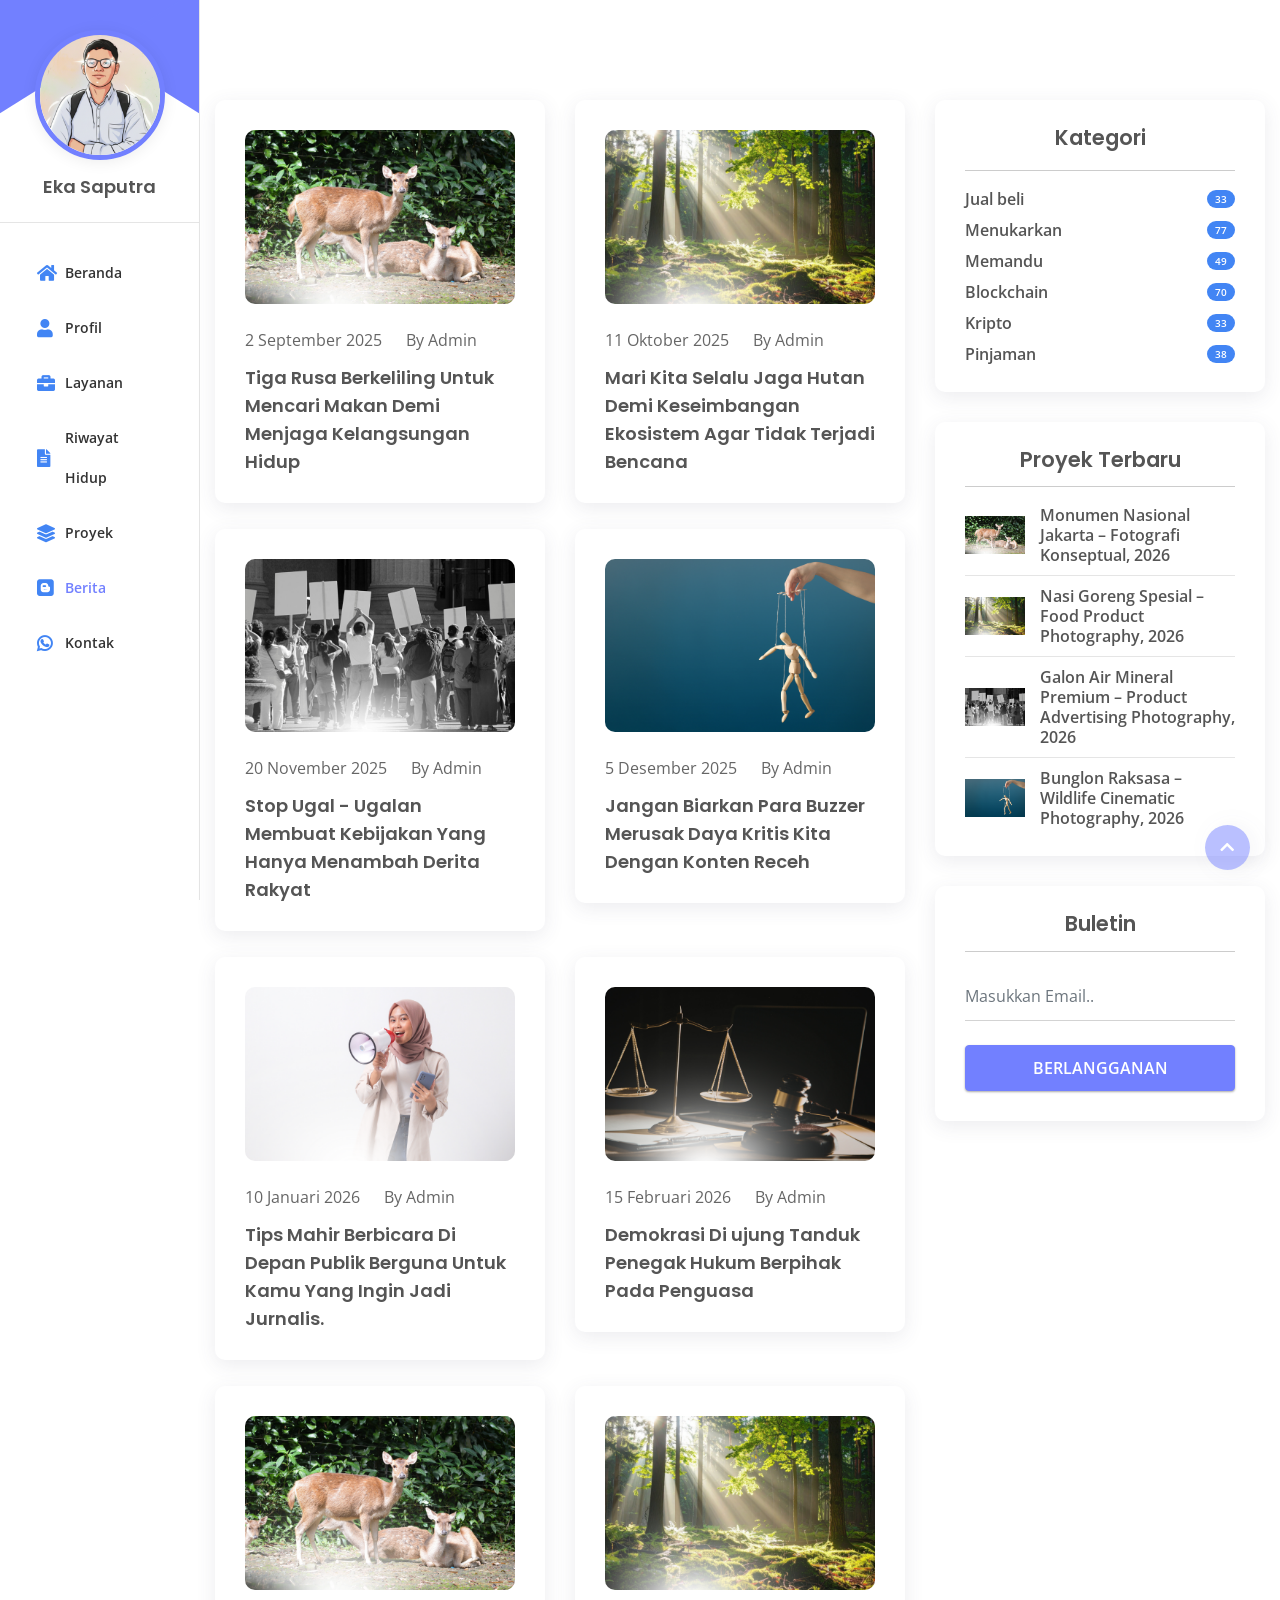
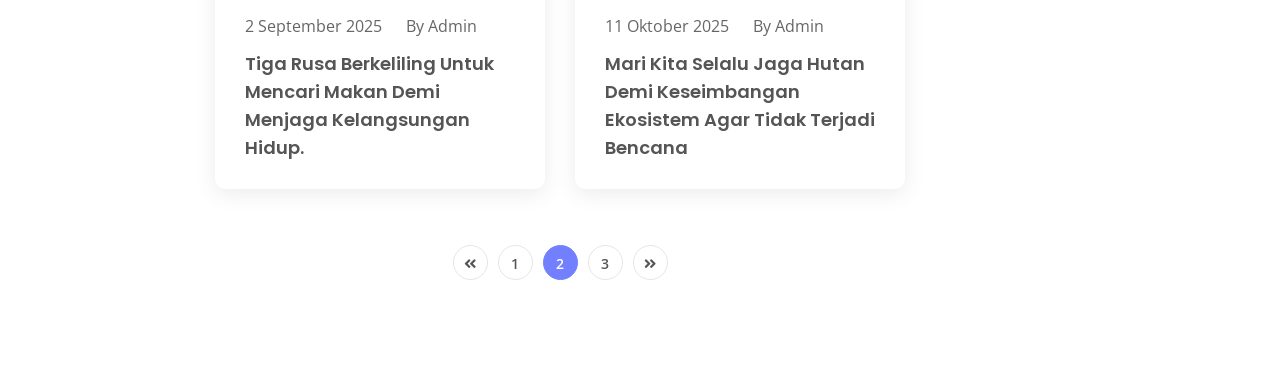
<file: blogs.html>
<!DOCTYPE html>
<html lang="en">

<head>
	<meta http-equiv="Content-Type" content="text/html; charset=UTF-8">
	<meta http-equiv="X-UA-Compatible" content="IE=edge" />
	<meta http-equiv="X-UA-Compatible" content="ie=edge">
	<meta name="viewport" content="width=device-width, initial-scale=1.0">
	<meta name="keyword" content="resume,cv,portfolio,vcard">
	<title>  Eka - Portofolio  </title>
	<!-- favicon -->
	<link rel="shortcut icon" href="assets/images/favoriteicon.png" type="image/x-icon">
	<!-- bootstrap -->
	<link rel="stylesheet" href="assets/css/bootstrap.min.css">
	<!-- Plugin css -->
	<link rel="stylesheet" href="assets/css/plugin.css">
	<!-- Flaticon -->
	<link rel="stylesheet" href="assets/css/flaticon.css">

	<!-- stylesheet -->
	<link rel="stylesheet" href="assets/css/style.css">
	<link rel="stylesheet" href="assets/css/multicolor.css">
	<!-- responsive -->
	<link rel="stylesheet" href="assets/css/responsive.css">
</head>

<body>
	<!-- preloader area start -->
	<div class="preloader" id="preloader">
		<div class="loader loader-1">
			<div class="loader-outter"></div>
			<div class="loader-inner"></div>
		</div>
	</div>
	<!-- preloader area end -->

	<!--Main-Menu Area Start-->
	<div class="side-menu-wrapper">
		<div class="menu-toogle-icon">
			<i class="fas fa-bars"></i>
		</div>
	<div class="side-menu">
		<div class="heading-area">
			<a href="index.html" class="profile-photo">
				<img src="assets/images/about3.jpg" alt="">
			</a>
			<div class="name">
					Eka Saputra
			</div>
		</div>
		<ul id="mainmenu-area">
			<li>
				<a href="index.html"><i class="fas fa-home"></i>Beranda</a>
			</li>
			<li>
				<a href="index.html"><i class="fas fa-user"></i>Profil</a>
			</li>
			<li>
				<a href="index.html"><i class="fas fa-briefcase"></i>Layanan</a>
			</li>
			<li>
				<a href="index.html"><i class="fas fa-file-alt"></i>Riwayat Hidup</a>
			</li>
			<li>
				<a href="index.html"><i class="fas fa-layer-group"></i>Proyek</a>
			</li>
			<li class="current">
				<a href="index.html"><i class="fab fa-blogger"></i>Berita</a>
			</li>
			<li>
				<a href="index.html"><i class="fab fa-whatsapp"></i>Kontak</a>
			</li>
		</ul>
	</div>
	</div>
	<!--Main-Menu Area Start-->

	<!-- Main Content Area Start -->
		<div class="main-content">
			<div class="main-content-inner">
                <!-- Blog  Area Start -->
                <section class="blog-page single-blog-area">
                    <div class="container">
                        <div class="row">
                            <div class="col-lg-8">
                                <div class="row">
                                    <div class="col-lg-6 col-md-6">
                                        <div class="single-blog">
                                            <div class="img">
                                                <img src="assets/images/blog/img1.png" alt="">
                                            </div>
                                            <div class="content">
                                                <ul class="top-meta">
                                                    <li>
                                                        <p class="date">
                                                            2 September 2025
                                                        </p>
                                                    </li>
                                                    <li>
                                                        <p class="post-by">
                                                            By Admin
                                                        </p>
                                                    </li>
                                                </ul>
                                                <a href="blog-details.html">
                                                    <h4 class="title">
                                                        Tiga Rusa Berkeliling Untuk Mencari Makan 
                                                        Demi Menjaga Kelangsungan Hidup
                                                    </h4>
                                                </a>
                                            </div>
                                        </div>
                                    </div>
                                    <div class="col-lg-6 col-md-6">
                                        <div class="single-blog">
                                            <div class="img">
                                                <img src="assets/images/blog/img2.png" alt="">
                                            </div>
                                            <div class="content">
                                                <ul class="top-meta">
                                                    <li>
                                                        <p class="date">
                                                            11 Oktober 2025
                                                        </p>
                                                    </li>
                                                    <li>
                                                        <p class="post-by">
                                                            By Admin
                                                        </p>
                                                    </li>
                                                </ul>
                                                <a href="blog-details.html">
                                                    <h4 class="title">
                                                        Mari Kita Selalu Jaga Hutan Demi Keseimbangan Ekosistem 
                                                        Agar Tidak Terjadi Bencana										
                                                    </h4>
                                                </a>
                                            </div>
                                        </div>
                                    </div>
                                    <div class="col-lg-6 col-md-6">
                                        <div class="single-blog">
                                            <div class="img">
                                                <img src="assets/images/blog/img3.png" alt="">
                                            </div>
                                            <div class="content">
                                                <ul class="top-meta">
                                                    <li>
                                                        <p class="date">
                                                            20 November 2025
                                                        </p>
                                                    </li>
                                                    <li>
                                                        <p class="post-by">
                                                            By Admin
                                                        </p>
                                                    </li>
                                                </ul>
                                                <a href="blog-details.html">
                                                    <h4 class="title">
                                                        Stop Ugal - Ugalan Membuat Kebijakan 
                                                        Yang Hanya Menambah Derita Rakyat
                                                    </h4>
                                                </a>
                                            </div>
                                        </div>
                                    </div>
                                    <div class="col-lg-6 col-md-6">
                                        <div class="single-blog">
                                            <div class="img">
                                                <img src="assets/images/blog/img4.png" alt="">
                                            </div>
                                            <div class="content">
                                                <ul class="top-meta">
                                                    <li>
                                                        <p class="date">
                                                            5 Desember 2025
                                                        </p>
                                                    </li>
                                                    <li>
                                                        <p class="post-by">
                                                            By Admin
                                                        </p>
                                                    </li>
                                                </ul>
                                                <a href="blog-details.html">
                                                    <h4 class="title">
                                                        Jangan Biarkan Para Buzzer 
                                                        Merusak Daya Kritis Kita Dengan Konten Receh
                                                    </h4>
                                                </a>
                                            </div>
                                        </div>
                                    </div>
                                    <div class="col-lg-6 col-md-6">
                                        <div class="single-blog">
                                            <div class="img">
                                                <img src="assets/images/blog/img5.png" alt="">
                                            </div>
                                            <div class="content">
                                                <ul class="top-meta">
                                                    <li>
                                                        <p class="date">
                                                            10 Januari 2026
                                                        </p>
                                                    </li>
                                                    <li>
                                                        <p class="post-by">
                                                            By Admin
                                                        </p>
                                                    </li>
                                                </ul>
                                                <a href="blog-details.html">
                                                    <h4 class="title">
                                                        Tips Mahir Berbicara Di Depan Publik 
                                                        Berguna Untuk Kamu Yang Ingin Jadi Jurnalis.
                                                    </h4>
                                                </a>
                                            </div>
                                        </div>
                                    </div>
                                    <div class="col-lg-6 col-md-6">
                                        <div class="single-blog">
                                            <div class="img">
                                                <img src="assets/images/blog/img6.png" alt="">
                                            </div>
                                            <div class="content">
                                                <ul class="top-meta">
                                                    <li>
                                                        <p class="date">
                                                            15 Februari 2026
                                                        </p>
                                                    </li>
                                                    <li>
                                                        <p class="post-by">
                                                            By Admin
                                                        </p>
                                                    </li>
                                                </ul>
                                                <a href="blog-details.html">
                                                    <h4 class="title">
                                                        Demokrasi Di ujung Tanduk
                                                        Penegak Hukum Berpihak Pada Penguasa
                                                    </h4>
                                                </a>
                                            </div>
                                        </div>
                                    </div>
                                    <div class="col-lg-6 col-md-6">
                                        <div class="single-blog">
                                            <div class="img">
                                                <img src="assets/images/blog/img1.png" alt="">
                                            </div>
                                            <div class="content">
                                                <ul class="top-meta">
                                                    <li>
                                                        <p class="date">
                                                            2 September 2025
                                                        </p>
                                                    </li>
                                                    <li>
                                                        <p class="post-by">
                                                            By Admin
                                                        </p>
                                                    </li>
                                                </ul>
                                                <a href="blog-details.html">
                                                    <h4 class="title">
                                                        Tiga Rusa Berkeliling Untuk Mencari Makan 
                                                        Demi Menjaga Kelangsungan Hidup.
                                                    </h4>
                                                </a>
                                            </div>
                                        </div>
                                    </div>
                                    <div class="col-lg-6 col-md-6">
                                        <div class="single-blog">
                                            <div class="img">
                                                <img src="assets/images/blog/img2.png" alt="">
                                            </div>
                                            <div class="content">
                                                <ul class="top-meta">
                                                    <li>
                                                        <p class="date">
                                                            11 Oktober 2025
                                                        </p>
                                                    </li>
                                                    <li>
                                                        <p class="post-by">
                                                            By Admin
                                                        </p>
                                                    </li>
                                                </ul>
                                                <a href="blog-details.html">
                                                    <h4 class="title">
                                                        Mari Kita Selalu Jaga Hutan Demi Keseimbangan Ekosistem 
                                                        Agar Tidak Terjadi Bencana
                                                    </h4>
                                                </a>
                                            </div>
                                        </div>
                                    </div>
                                </div>
                                <div class="row">
                                    <div class="col-12 d-flex justify-content-center">
                                        <nav aria-label="Page navigation example">
                                            <ul class="pagination">
                                                <li class="page-item">
                                                    <a class="page-link" href="#" aria-label="Previous">
                                                        <span aria-hidden="true"><i class="fas fa-angle-double-left"></i></span>
                                                    </a>
                                                </li>
                                                <li class="page-item"><a class="page-link" href="#">1</a></li>
                                                <li class="page-item"><a class="page-link active" href="#">2</a></li>
                                                <li class="page-item"><a class="page-link" href="#">3</a></li>
                                                <li class="page-item">
                                                    <a class="page-link" href="#" aria-label="Next">
                                                        <span aria-hidden="true"><i class="fas fa-angle-double-right"></i></span>
                                                    </a>
                                                </li>
                                            </ul>
                                        </nav>
                                    </div>
                                </div>
                            </div>
                            <div class="col-lg-4">
                                
                                <div class="categori-widget">
                                    <h4 class="title">
                                        Kategori
                                    </h4>
                                    <ul class="cat-list">
                                        <li>
                                            <a href="#">
                                                <p>
                                                    Jual beli
                                                </p>
                                                <span class="count">
                                                33
                                                </span>
                                            </a>
                                        </li>
                                        <li>
                                            <a href="#">
                                                <p>
                                                    Menukarkan
                                                </p>
                                                <span class="count">
                                                    77
                                                </span>
                                            </a>
                                        </li>
                                        <li>
                                            <a href="#">
                                                <p>
                                                    Memandu
                                                </p>
                                                <span class="count">
                                                    49
                                                </span>
                                            </a>
                                        </li>
                                        <li>
                                            <a href="#">
                                                <p>
                                                    Blockchain
                                                </p>
                                                <span class="count">
                                                    70
                                                </span>
                                            </a>
                                        </li>
                                        <li>
                                            <a href="#">
                                                <p>
                                                    Kripto
                                                </p>
                                                <span class="count">
                                                    33
                                                </span>
                                            </a>
                                        </li>
                                        <li>
                                            <a href="#">
                                                <p>
                                                    Pinjaman
                                                </p>
                                                <span class="count">
                                                    38
                                                </span>
                                            </a>
                                        </li>
                                    </ul>
                                </div>
                                <div class="latest-post-widget">
                                    <h4 class="title">
                                        Proyek Terbaru
                                    </h4>
                                    <ul class="post-list">
                                        <li>
                                            <div class="post">
                                                <div class="post-img">
                                                    <img src="assets/images/blog/img1.png" alt="">
                                                </div>
                                                <div class="post-details">
                                                    <a href="blog-details.html" class="post-title">
                                                        Monumen Nasional Jakarta – Fotografi Konseptual, 2026  
                                                    </a>
                                                </div>
                                            </div>
                                        </li>
                                        <li>
                                            <div class="post">
                                                <div class="post-img">
                                                    <img src="assets/images/blog/img2.png" alt="">
                                                </div>
                                                <div class="post-details">
                                                    <a href="blog-details.html" class="post-title">
                                                        Nasi Goreng Spesial – Food Product Photography, 2026 
                                                    </a>
                                                </div>
                                            </div>
                                        </li>
                                        <li>
                                            <div class="post">
                                                <div class="post-img">
                                                    <img src="assets/images/blog/img3.png" alt="">
                                                </div>
                                                <div class="post-details">
                                                    <a href="blog-details.html" class="post-title">
                                                        Galon Air Mineral Premium – Product Advertising Photography, 2026 
                                                    </a>
                                                </div>
                                            </div>
                                        </li>
                                        <li>
                                            <div class="post">
                                                <div class="post-img">
                                                    <img src="assets/images/blog/img4.png" alt="">
                                                </div>
                                                <div class="post-details">
                                                    <a href="blog-details.html" class="post-title">
                                                        Bunglon Raksasa – Wildlife Cinematic Photography, 2026 
                                                    </a>
                                                </div>
                                            </div>
                                        </li>
                                    </ul>
                                </div>
                                <div class="newsletter-widget">
                                    <h4 class="title">
                                            Buletin
                                    </h4>
                                    <form action="#" class="contact-form">
                                        <input type="text" class="form-control" placeholder="Masukkan Email..">
                                        <button type="submit" class="mybtn3 mybtn-bg mt-4">Berlangganan</button>
                                    </form> 
                                </div>
                            </div>
                        </div>
                    </div>
                </section>
                <!-- Blog  Area End -->
			</div>
		</div>
	<!-- Main Content Area End -->


	<!-- Back to Top Start -->
	<div class="bottomtotop">
		<i class="fas fa-chevron-right"></i>
	</div>
	<!-- Back to Top End -->



	<!-- jquery -->
	<script src="assets/js/jquery.js"></script>
	<!-- popper -->
	<script src="assets/js/popper.min.js"></script>
	<!-- bootstrap -->
	<script src="assets/js/bootstrap.min.js"></script>
	<!-- plugin js-->
	<script src="assets/js/plugin.js"></script>
	<script src="assets/js/jQuery-plugin-progressbar.js"></script>
	<!-- Typed js -->
	<script src="assets/js/typed.min.js"></script>
	<!-- buoyant js -->
	<script src="assets/js/jquery.buoyant.min.js"></script>
	<!-- Wow js -->
	<script src="assets/js/wow.js"></script>
	<!-- main -->
	<script src="assets/js/main.js"></script>
    	

</body>

</html>
</file>
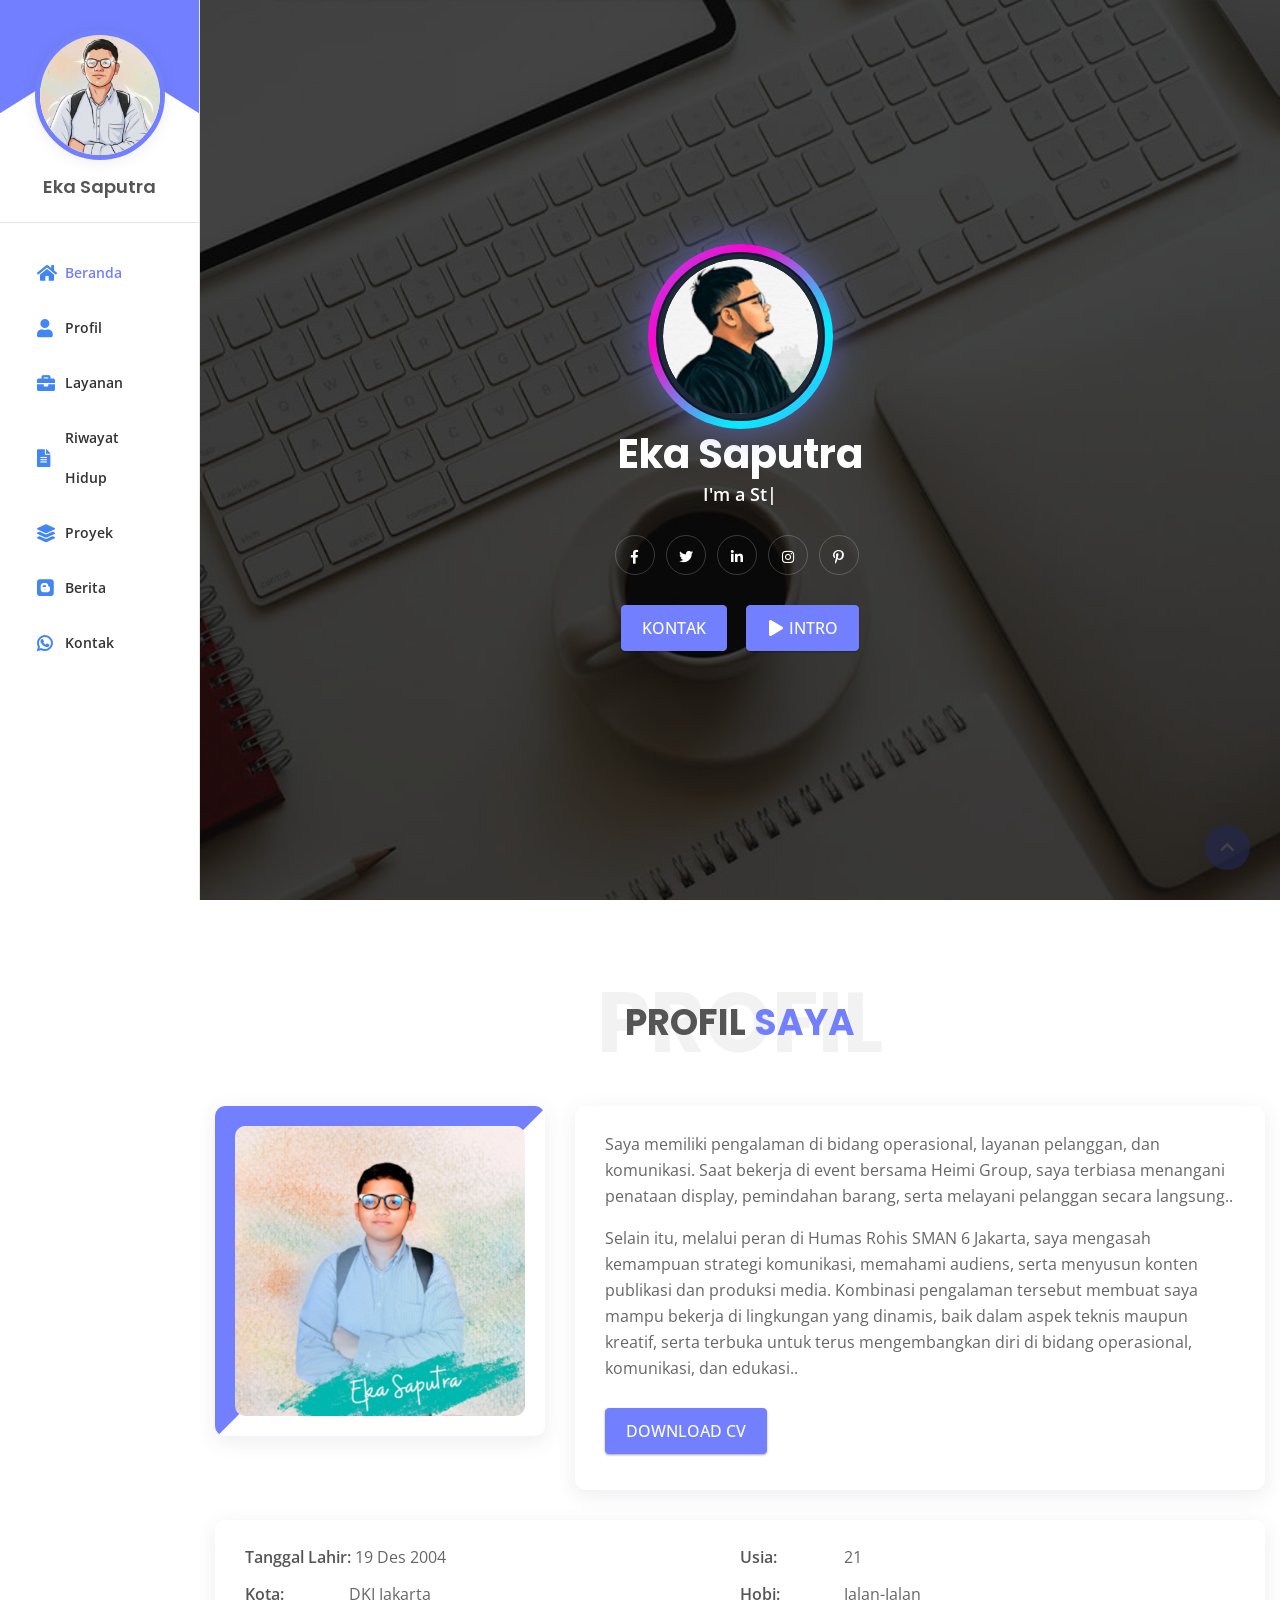
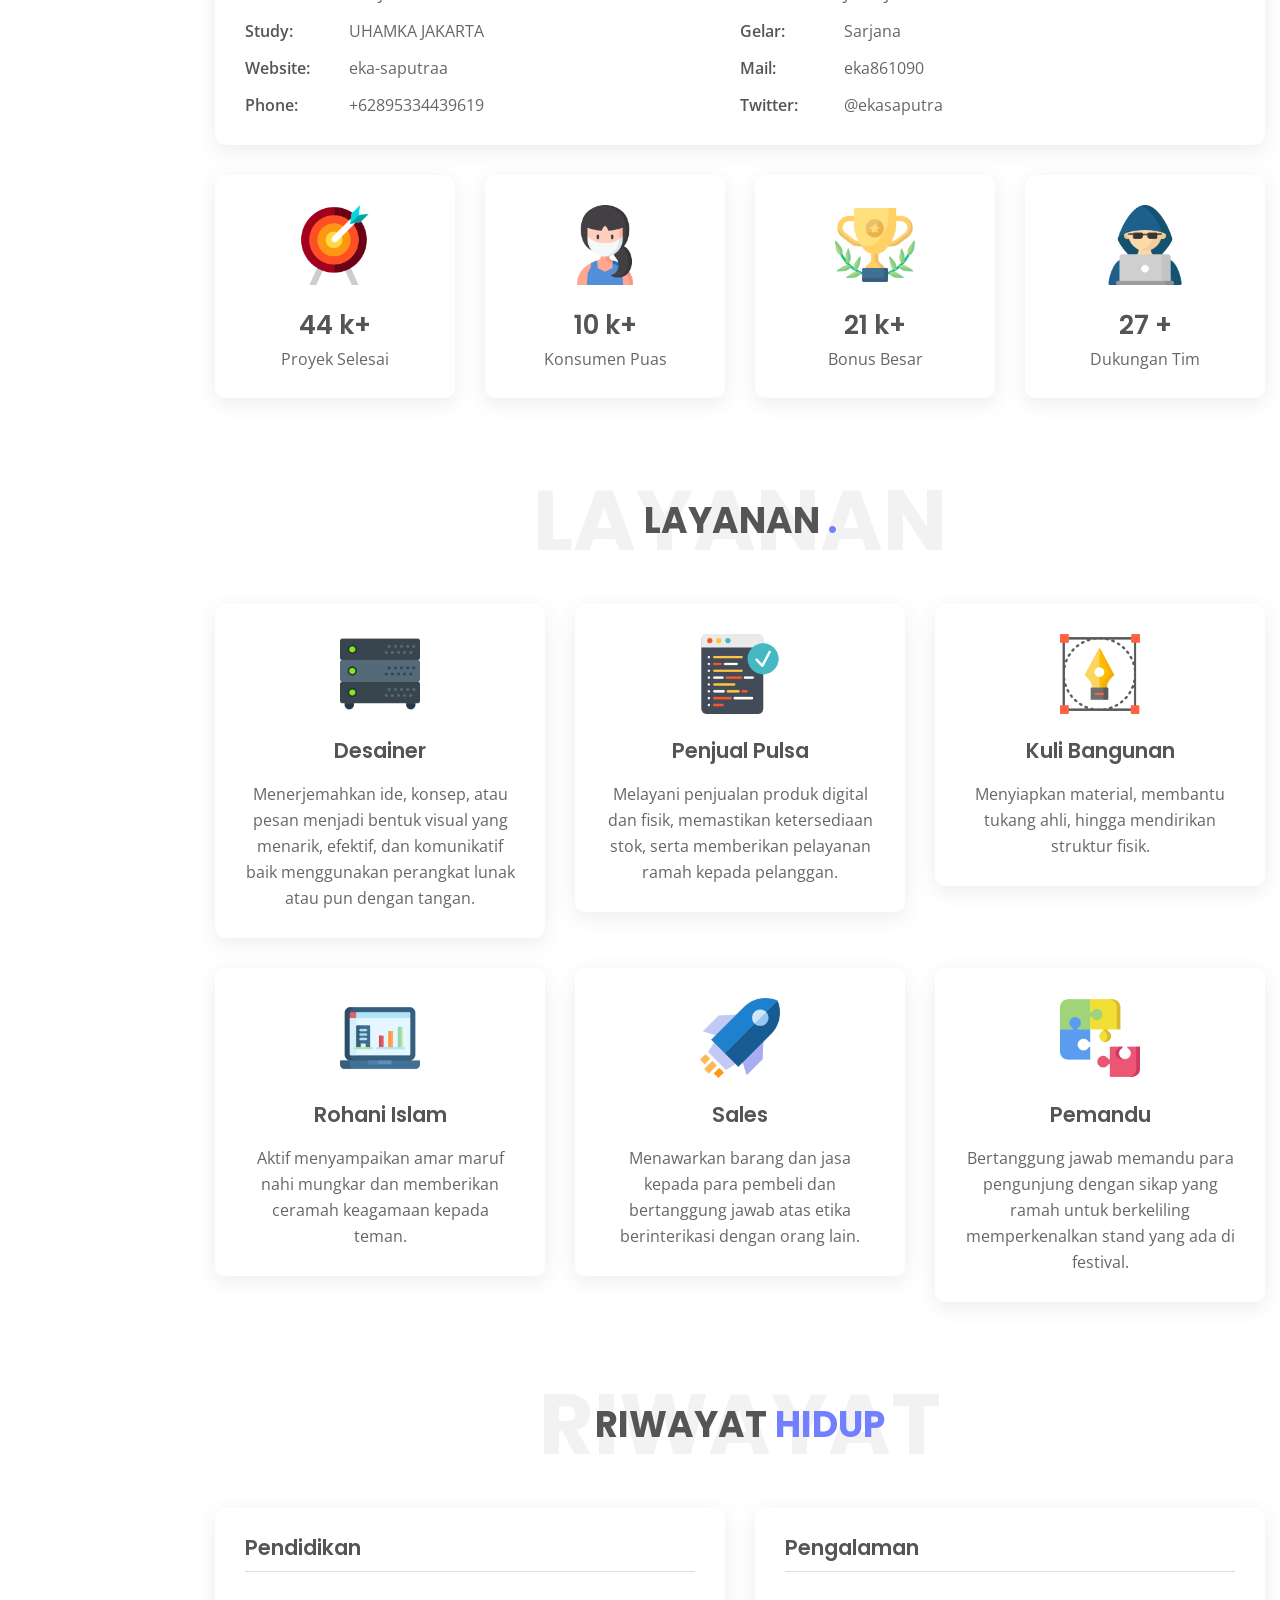
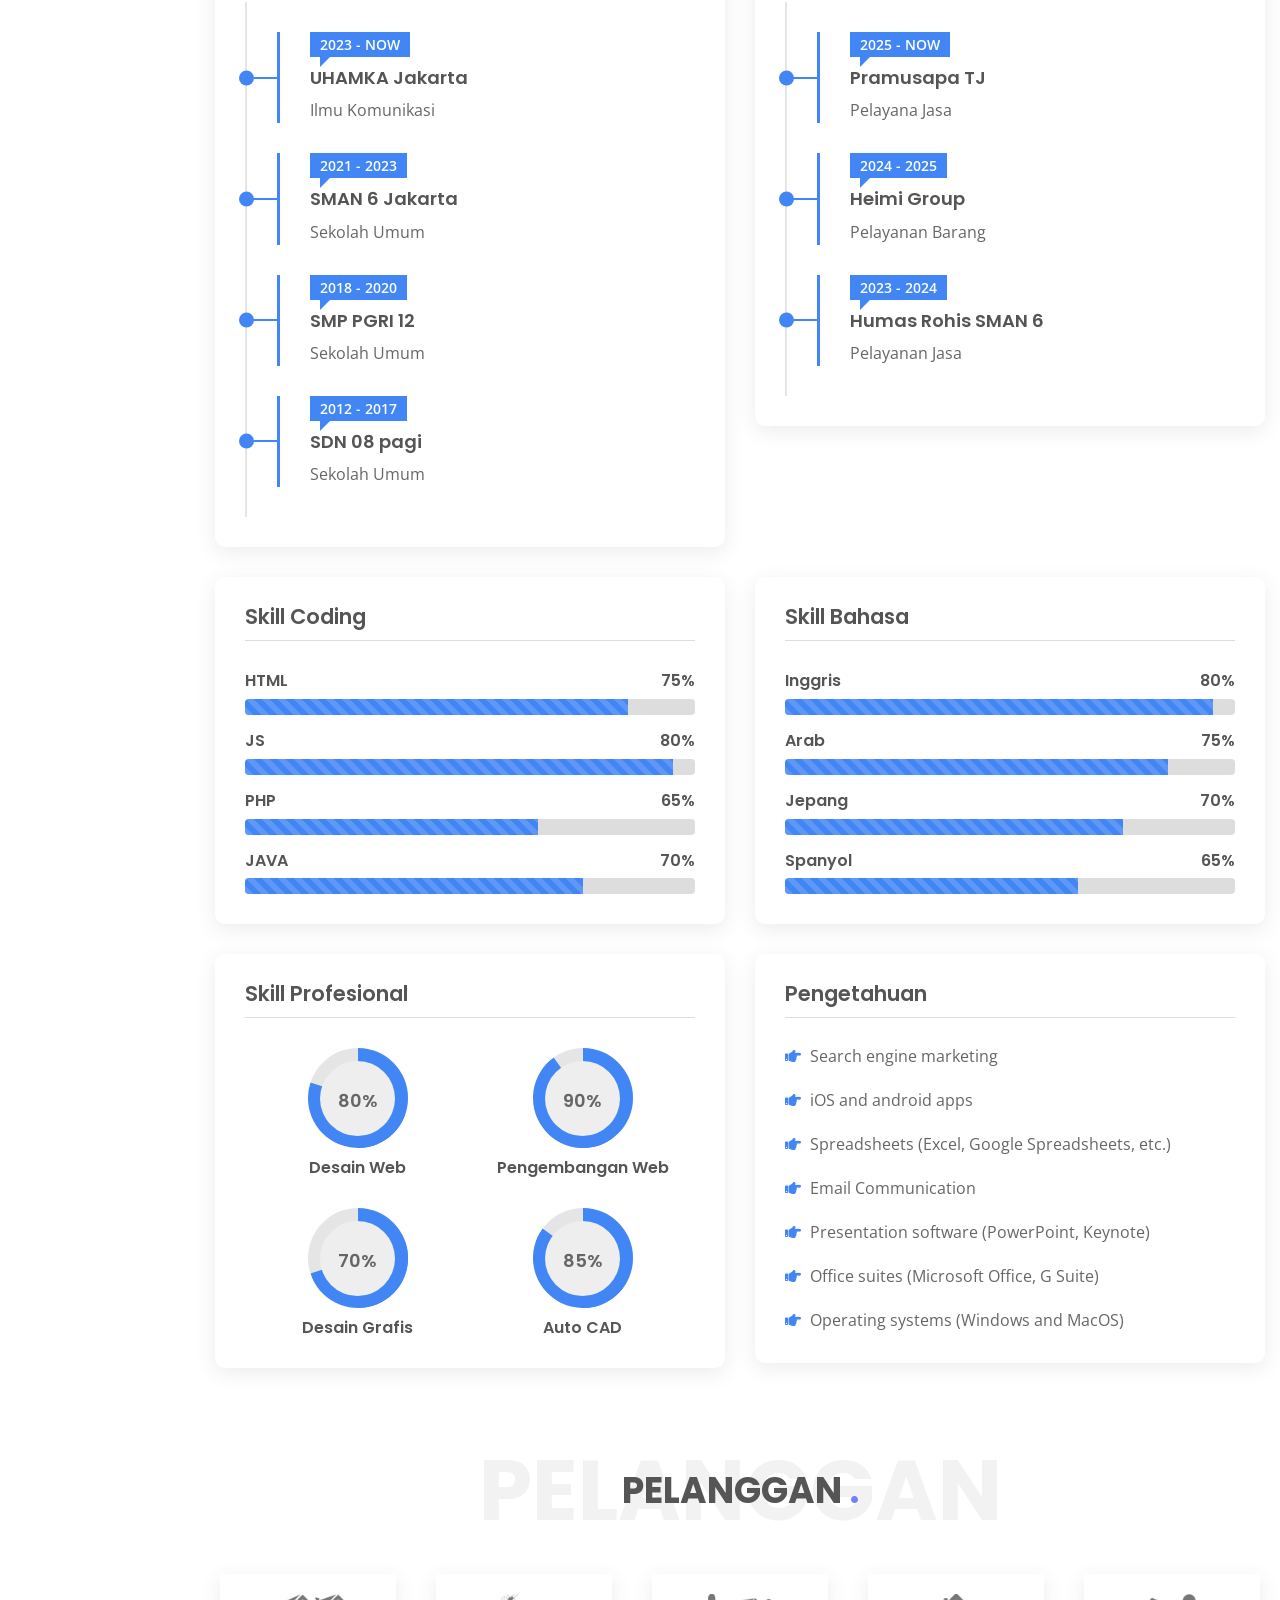
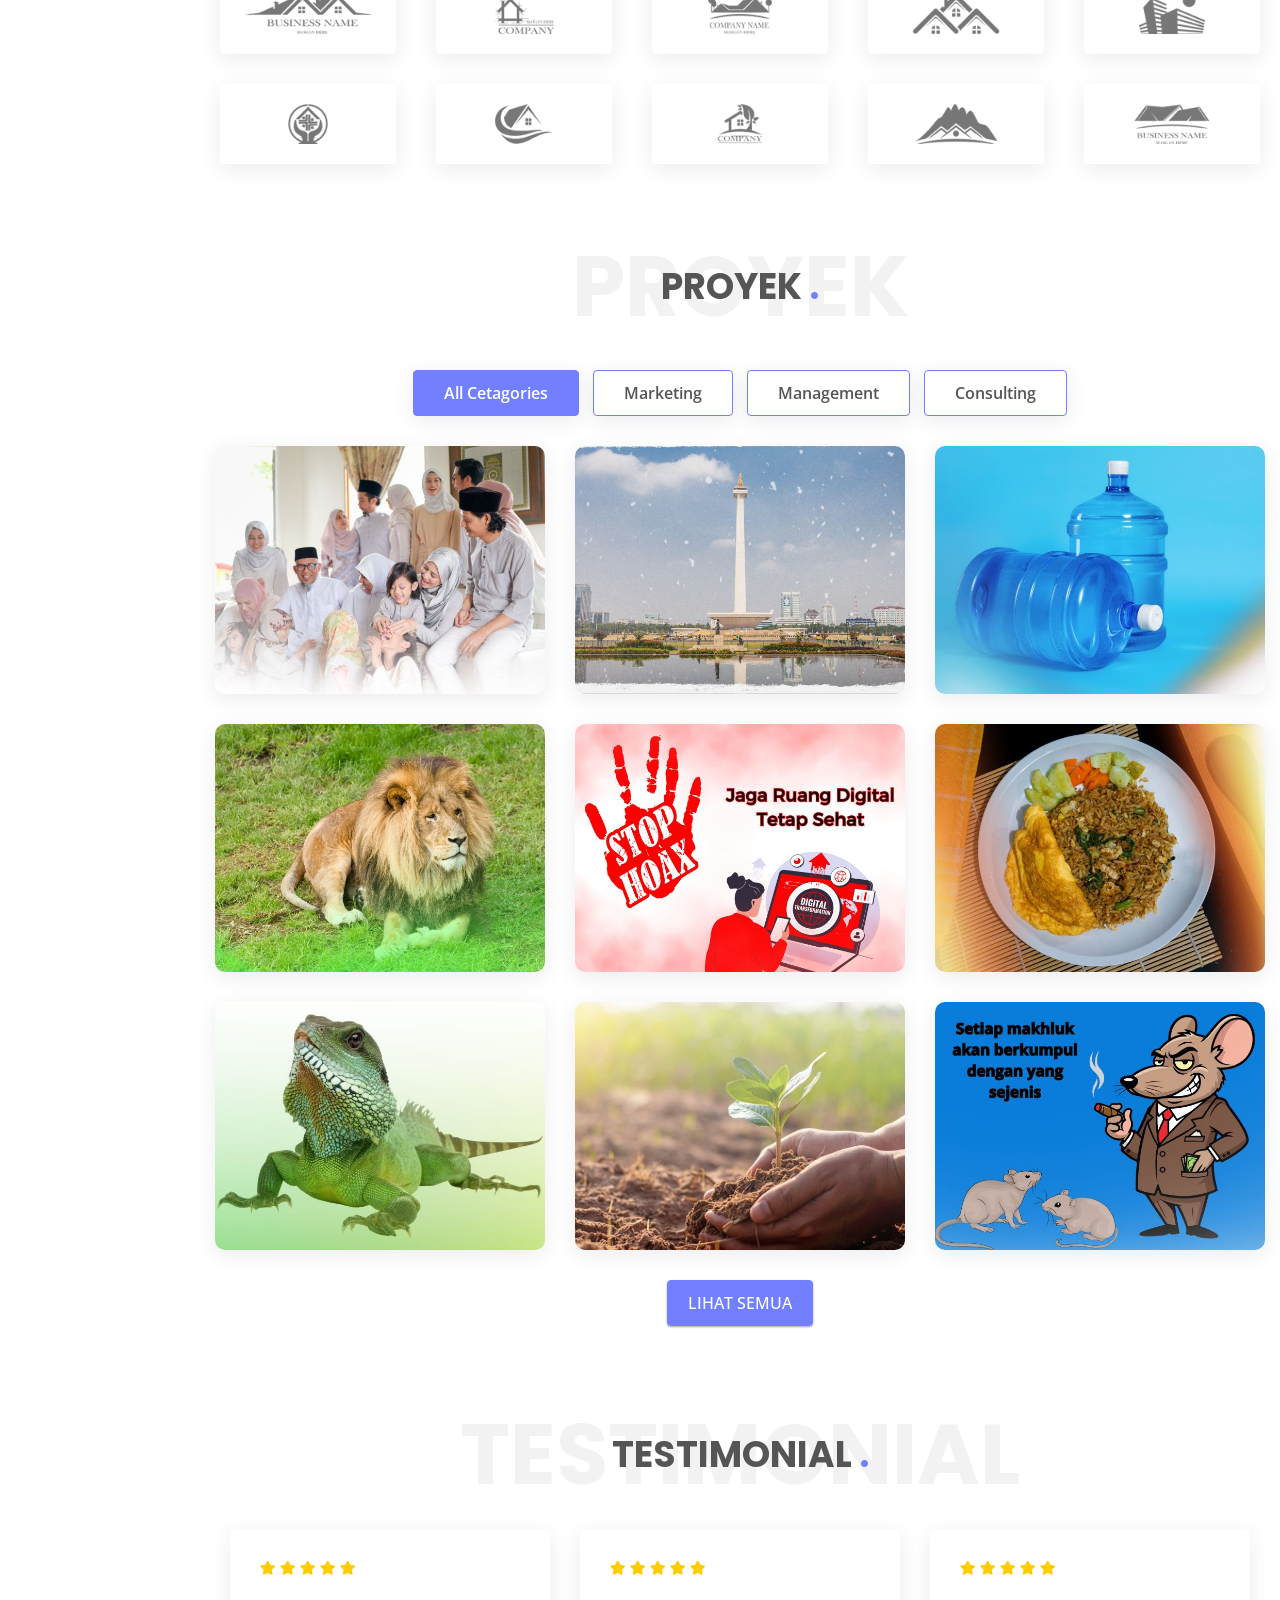
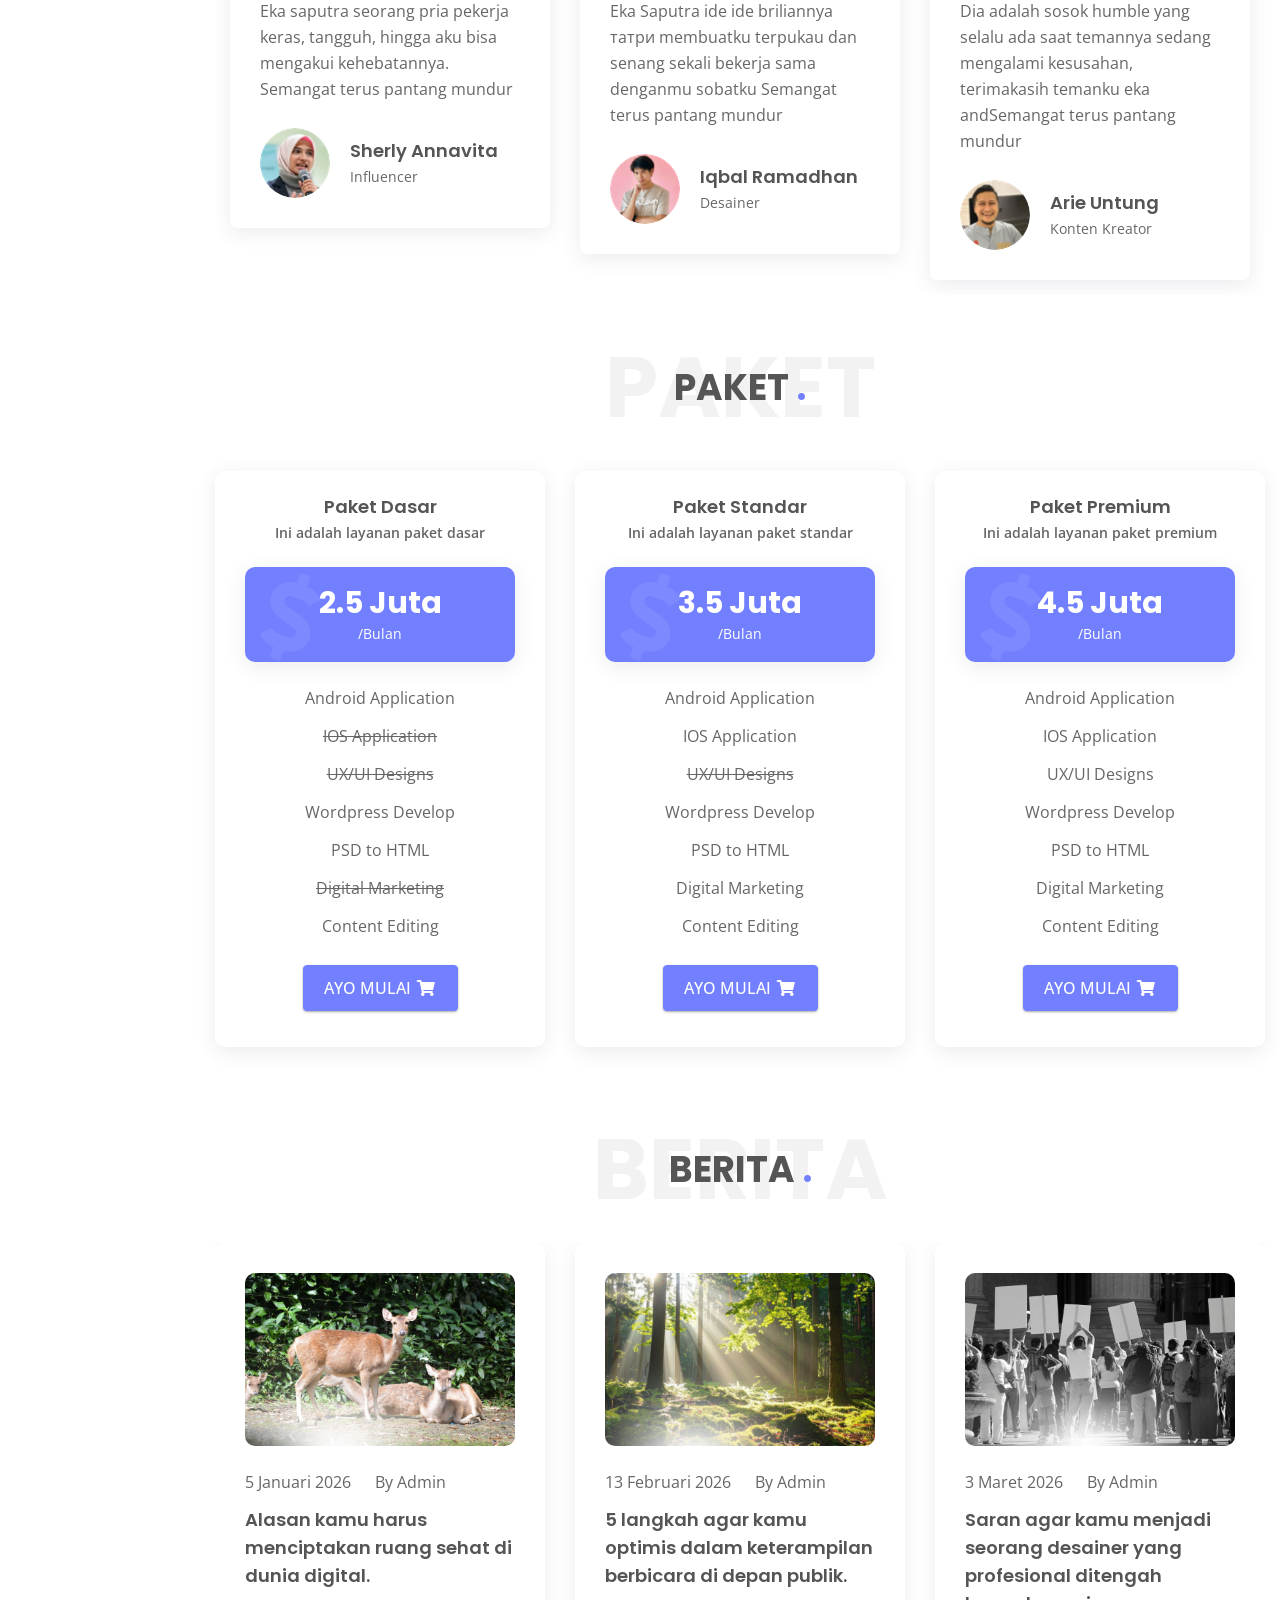
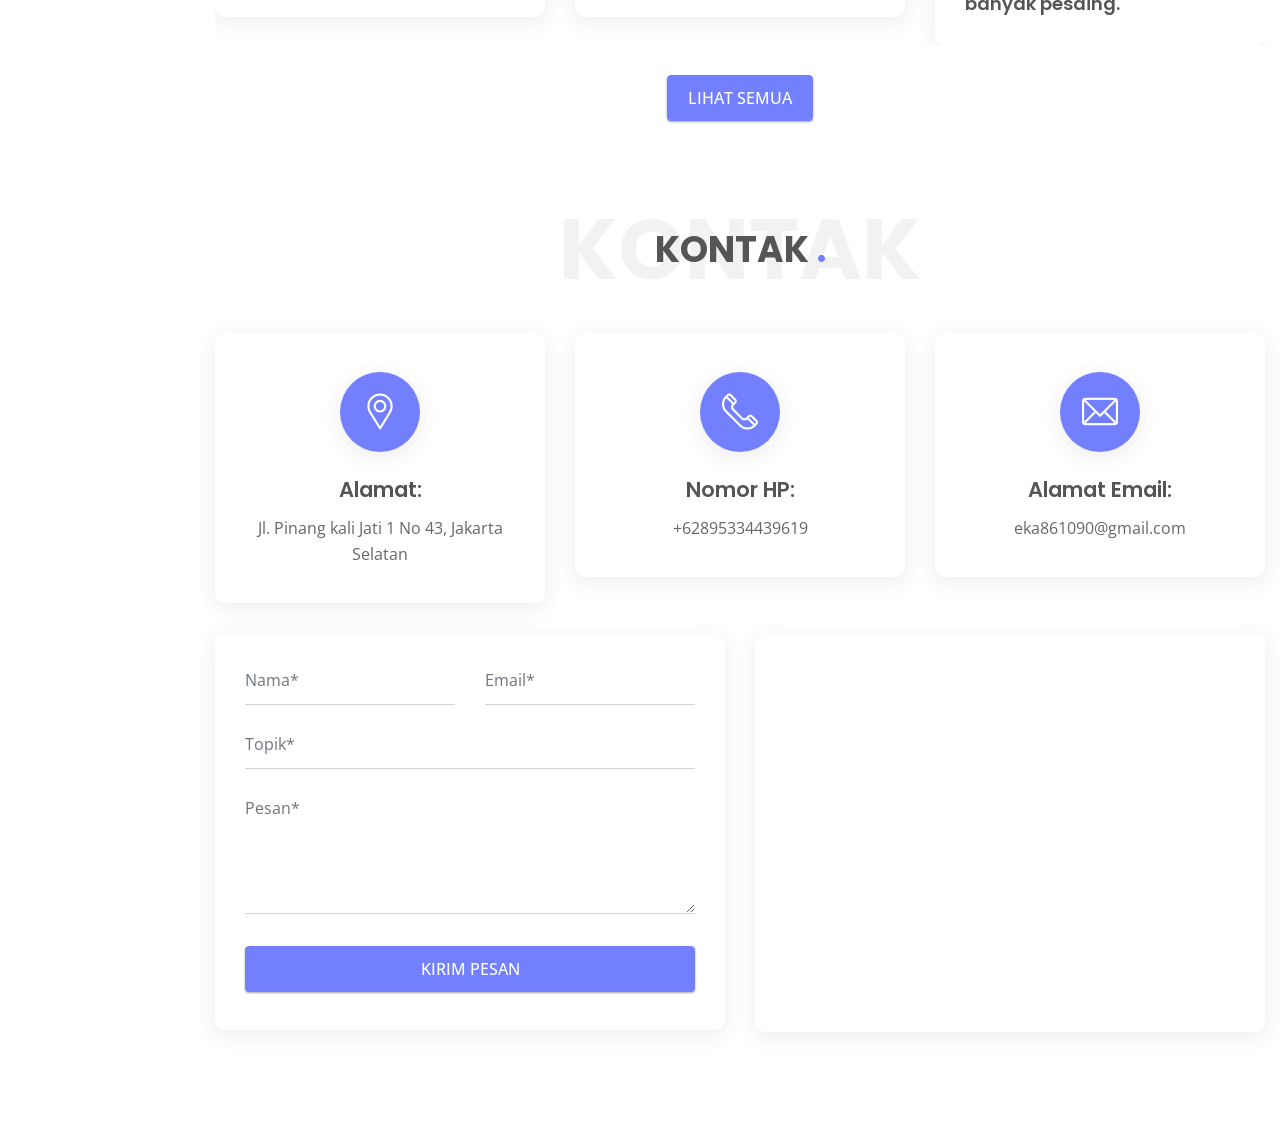
<file: index-video.html>
<!DOCTYPE html>
<html lang="en">

<head>
	<meta http-equiv="Content-Type" content="text/html; charset=UTF-8">
	<meta http-equiv="X-UA-Compatible" content="IE=edge" />
	<meta http-equiv="X-UA-Compatible" content="ie=edge">
	<meta name="viewport" content="width=device-width, initial-scale=1.0">
	<meta name="keyword" content="resume,cv,portfolio,vcard">
	<title> Eka - Portofolio </title>
	<!-- favicon -->
	<link rel="shortcut icon" href="assets/images/favoriteicon.png" type="image/x-icon">
	<!-- bootstrap -->
	<link rel="stylesheet" href="assets/css/bootstrap.min.css">
	<!-- Plugin css -->
	<link rel="stylesheet" href="assets/css/plugin.css">
	<!-- Flaticon -->
	<link rel="stylesheet" href="assets/css/flaticon.css">
	<!-- stylesheet -->
	<link rel="stylesheet" href="assets/css/style.css">
	<link rel="stylesheet" href="assets/css/multicolor.css">
	<!-- responsive -->
	<link rel="stylesheet" href="assets/css/responsive.css">
</head>

<body>
	<!-- preloader area start -->
	<div class="preloader" id="preloader">
		<div class="loader loader-1">
			<div class="loader-outter"></div>
			<div class="loader-inner"></div>
		</div>
	</div>
	<!-- preloader area end -->


	<!--Main-Menu Area Start-->
	<div class="side-menu-wrapper">
		<div class="menu-toogle-icon">
				<div id="nav-icon3">
					<span></span>
					<span></span>
					<span></span>
					<span></span>
				  </div>
		</div>
		<div class="side-menu">
			<div class="heading-area">
				<a href="index.html" class="profile-photo"  >
					<img src="assets/images/about3.jpg" alt="" class="wow zoomIn" data-wow-delay="0.2s">
				</a>
				<div class="name wow fadeInUp" data-wow-delay="0.3s">
						Eka Saputra
				</div>
			</div>
			<ul id="mainmenu-area">
				<li class="current">
					<a href="#home" class="wow fadeInUp" data-wow-delay="0.4s"><i class="fas fa-home"></i>Beranda</a>
				</li>
				<li>
					<a href="#about" class="wow fadeInUp" data-wow-delay="0.4s"><i class="fas fa-user"></i>Profil</a>
				</li>
				<li>
					<a href="#service" class="wow fadeInUp" data-wow-delay="0.4s"><i class="fas fa-briefcase"></i>Layanan</a>
				</li>
				<li>
					<a href="#resume" class="wow fadeInUp" data-wow-delay="0.4s"><i class="fas fa-file-alt"></i>Riwayat Hidup</a>
				</li>
				<li>
					<a href="#project-gallery" class="wow fadeInUp" data-wow-delay="0.4s"><i class="fas fa-layer-group"></i>Proyek</a>
				</li>
				<li>
					<a href="#blog" class="wow fadeInUp" data-wow-delay="0.4s"><i class="fab fa-blogger"></i>Berita</a>
				</li>
				<li>
					<a href="#contact" class="wow fadeInUp" data-wow-delay="0.4s"><i class="fab fa-whatsapp"></i>Kontak</a>
				</li>
			</ul>
		</div>
	</div>
	<!--Main-Menu Area Start-->

	<!-- Main Content Area Start -->
	<div class="main-content">
		<div class="main-content-inner">
			
			<!-- About div Start -->
				<div class="home-section" id="home">
				    <div id="bgndVideo" class="player" data-property="{videoURL:'https://www.youtube.com/watch?v=LIoT2USNYHE&pp',containment:'#home', quality:'large', autoPlay:true, loop:true, mute:true, opacity:1}"></div>
					<div class="container">
						<div class="row justify-content-center">
							<div class="col-lg-6">
								<div class="home-content">
									<div class="home-image">
    <div class="profile-box">
        <div class="content">
            <img src="assets/images/about.jpg" 
                 alt="Eka Saputra" 
                 class="wow zoomIn" 
                 data-wow-delay="0.2s">
            <div class="overlay-text">
                <h2>Tokoh Publik<br>
                <span>Desainer</span></h2>
                <a href="#">Rekrut Saya</a>
            </div>
        </div>
    </div>
</div>
									<div class="home-main-content">
										<h4 class="heading wow fadeInUp" data-wow-delay="0.3s">
											Eka Saputra
										</h4>
										<div class="designation wow zoomIn" data-wow-delay="0.4s">
											<span>
												I'm a <span class="typed"></span>
											</span>
										</div>
										<div class="social-info wow fadeInUp" data-wow-delay="0.5s">
											<ul>
												<li>
													<a href="https://www.instagram.com/ekasptra212">
														<i class="fab fa-facebook-f"></i>
													</a>
												</li>
												<li>
													<a href="https://www.instagram.com/ekasptra212">
														<i class="fab fa-twitter"></i>
													</a>
												</li>
												<li>
													<a href="https://www.instagram.com/ekasptra212">
														<i class="fab fa-linkedin-in"></i>
													</a>
												</li>
												<li>
													<a href="https://www.instagram.com/ekasptra212">
														<i class="fab fa-instagram"></i>
													</a>
												</li>
												<li>
													<a href="https://www.instagram.com/ekasptra212">
														<i class="fab fa-pinterest-p"></i>
													</a>
												</li>
											</ul>
										</div>
										<div class="about-links wow fadeInUp" data-wow-delay="0.6s">
											<a href="https://wa.me/62895334439619" class="mybtn3 mybtn-bg"> <span>Kontak</span></a>
											<a href="https://m.youtube.com/watch?v=MtUwsNm0HYw" class="mybtn3 mybtn-bg video-play mfp-iframe"> <span> <i class="fas fa-play"></i> Intro</span> </a>
										</div>
									</div>
								</div>
							</div>
						</div>
					</div>
				</div>
			<!-- About div End -->

			<!-- About div Start -->
			<div class="about-section" id="about">
				<div class="container">
					<div class="row justify-content-center">
						<div class="col-lg-12">
							<div class="section-heading wow fadeInUp" data-wow-delay="0.2s">
								<h2 class="title">
									Profil <span class="color">Saya</span>
									<span class="bg-text">Profil</span>
								</h2>
							</div>
						</div>
					</div>
					<div class="row">
						<div class="col-lg-12">
							<div class="about">
								<div class="row">
									<div class="col-lg-4">
										<div class="about-image wow fadeInUp" data-wow-delay="0.3s">
											<img src="assets/images/about2.jpg" alt="">
										</div>
										
									</div>
									<div class="col-lg-8 align-self-center">
										<div class="short-description wow fadeInUp">
											<p>
												Saya memiliki pengalaman di bidang operasional, layanan pelanggan, dan komunikasi. Saat bekerja di event bersama Heimi Group, saya terbiasa menangani penataan display, pemindahan barang, serta melayani pelanggan secara langsung..  
											</p>
											<p>
												Selain itu, melalui peran di Humas Rohis SMAN 6 Jakarta, saya mengasah kemampuan strategi komunikasi, memahami audiens, serta menyusun konten publikasi dan produksi media. Kombinasi pengalaman tersebut membuat saya mampu bekerja di lingkungan yang dinamis, baik dalam aspek teknis maupun kreatif, serta terbuka untuk terus mengembangkan diri di bidang operasional, komunikasi, dan edukasi..
											</p>
											<div class="about-links">
												<a href="https://drive.google.com/file/d/15lqLO89Tt-58AE9owurxJjiaKqV-2w_i/view?usp=drivesdk/" class="mybtn3 mybtn-bg"> <span>Download CV</span> </a>
											</div>
										</div>
									</div>
								</div>
								<div class="row">
									<div class="col-lg-12">
										<div class="about-content wow fadeInUp">
											<div class="personal-info">
												<ul>
													<li>
														<span><label>Tanggal Lahir:</label> 19 Des 2004</span>
													</li>
													<li>
														<span><label>Usia:</label> 21</span>
													</li>
													<li>
														<span><label>Kota:</label> DKI Jakarta</span>
													</li>
													<li>
														<span><label>Hobi:</label> Jalan-Jalan</span>
													</li>
													<li>
														<span><label>Study:</label> UHAMKA JAKARTA</span>
													</li>
													<li>
														<span><label>Gelar:</label> Sarjana</span>
													</li>	
													<li>
														<span><label>Website:</label> <a href="https://eka-saputraa.blogspot.com">eka-saputraa</a></span>
													</li>
													<li>
														<span><label>Mail:</label> <a href="mailto:eka861090@gmail.com">eka861090</a></span>
													</li>
													<li>
														<span><label>Phone:</label> <a href="#">+62895334439619</a></span>
													</li>
													<li>
														<span><label>Twitter:</label> <a href="#">@ekasaputra</a></span>
													</li>
												</ul>
											</div>
										</div>
									</div>
								</div>
							</div>
						</div>
					</div>
					
				</div>
			</div>
			<!-- About div End -->

			<!-- Counter Area Start -->
			<div class="counter-area">
				<div class="container">
					<div class="row">
						<div class="col-lg-3 col-md-6">
							<div class="single-counter wow fadeInUp">
								<img src="assets/images/icon/005-target.png" alt="">
								<div class="counter-wrapper">
									<div class="counter">80</div> <span>k+</span>
								</div>
								<p class="text">
									Proyek Selesai
								</p>
							</div>
						</div>
						<div class="col-lg-3 col-md-6">
							<div class="single-counter wow fadeInUp">
								<img src="assets/images/icon/002-medical-mask.png" alt="">
								<div class="counter-wrapper">
									<div class="counter">19</div> <span>k+</span>
								</div>
								<p class="text">
									Konsumen Puas
								</p>
							</div>
						</div>
						<div class="col-lg-3 col-md-6">
							<div class="single-counter wow fadeInUp">
								<img src="assets/images/icon/053-success-1.png" alt="">
								<div class="counter-wrapper">
									<div class="counter">39</div> <span>k+</span>
								</div>
								<p class="text">
									Bonus Besar
								</p>
							</div>
						</div>
						<div class="col-lg-3 col-md-6">
							<div class="single-counter wow fadeInUp">
								<img src="assets/images/icon/045-hacker.png" alt="">
								<div class="counter-wrapper">
									<div class="counter">50</div> <span>+</span>
								</div>
								<p class="text">
									Dukungan Tim
								</p>
							</div>
						</div>
					</div>
				</div>
			</div>
			<!-- Counter Area End -->
			
			<!-- My service Start --> 
			<div class="service-wrapper" id="service">
				<div class="container">
					<div class="row justify-content-center">
						<div class="col-lg-12">
							<div class="section-heading wow fadeInUp" data-wow-delay="0.2s">
								<h2 class="title">
									Layanan <span class="color">.</span>
									<span class="bg-text">Layanan</span>
								</h2>
							</div>
						</div>
					</div>
					<div class="row justify-content-center">
						<div class="col-lg-4 col-md-6">
							<a href="service-details.html" class="single-feature wow fadeInUp">
								<img src="assets/images/icon/024-server.png" alt="">
								<div class="content">
									<h4 class="title">
										Desainer
									</h4>
									<p>
										Menerjemahkan ide, konsep, atau pesan menjadi bentuk visual yang menarik, efektif, dan komunikatif baik menggunakan perangkat lunak atau pun dengan tangan.
									</p>
								</div>
							</a>
						</div>
						<div class="col-lg-4 col-md-6">
							<a href="service-details.html" class="single-feature wow fadeInUp">
								<img src="assets/images/icon/062-code-1.png" alt="">
								<div class="content">
									<h4 class="title">
										Penjual  Pulsa
									</h4>
									<p>
										Melayani penjualan produk digital dan fisik, memastikan ketersediaan stok, serta memberikan pelayanan ramah kepada pelanggan.
									</p>
								</div>
							</a>
						</div>
						<div class="col-lg-4 col-md-6">
							<a href="service-details.html" class="single-feature wow fadeInUp">
								<img src="assets/images/icon/064-vector.png" alt="">
								<div class="content">
									<h4 class="title">
										Kuli Bangunan
									</h4>
									<p>
										Menyiapkan material, membantu tukang ahli, hingga mendirikan struktur fisik.
									</p>
								</div>
							</a>
						</div>
						<div class="col-lg-4 col-md-6">
							<a href="service-details.html" class="single-feature wow fadeInUp">
								<img src="assets/images/icon/043-analytics.png" alt="">
								<div class="content">
									<h4 class="title">
										Rohani Islam
									</h4>
									<p>
										Aktif menyampaikan amar maruf nahi mungkar dan memberikan ceramah keagamaan kepada teman.
									</p>
								</div>
							</a>
						</div>
						<div class="col-lg-4 col-md-6">
							<a href="service-details.html" class="single-feature wow fadeInUp">
								<img src="assets/images/icon/033-rocket.png" alt="">
								<div class="content">
									<h4 class="title">
										Sales
									</h4>
									<p>
										Menawarkan barang dan jasa kepada para pembeli dan bertanggung jawab atas etika berinterikasi dengan orang lain.
									</p>
								</div>
							</a>
						</div>
						<div class="col-lg-4 col-md-6">
							<a href="service-details.html" class="single-feature wow fadeInUp">
								<img src="assets/images/icon/054-puzzle.png" alt="">
								<div class="content">
									<h4 class="title">
										Pemandu
									</h4>
									<p>
										Bertanggung jawab memandu para pengunjung dengan sikap yang ramah untuk berkeliling memperkenalkan stand yang ada di festival.
									</p>
								</div>
							</a>
						</div>
					</div>
				</div>
			</div>
			
			<!-- My service End -->

			<!-- Resume Area Start -->
			<div class="resume-wrapper" id="resume">
				<div class="container">
					<div class="row justify-content-center">
						<div class="col-lg-12">
							<div class="section-heading wow fadeInUp" data-wow-delay="0.2s">
								<h2 class="title">
									Riwayat <span class="color">Hidup</span>
									<span class="bg-text">Riwayat</span>
								</h2>
							</div>
						</div>
					</div>
					<div class="row">
						<div class="col-lg-6">
							<div class="resume-box">
								<div class="resume-title">
									<h4 class="title">
											Pendidikan
									</h4>
								</div>
								<div class="education-list">
									<div class="single-education  wow fadeInUp">
											<div class="year">
												<span>2023 - now</span>
											</div>
										<h4 class="university-name">
											UHAMKA Jakarta 
										</h4>
										<p class="degree">Ilmu Komunikasi </p>
									</div>
									<div class="single-education wow fadeInUp">
											<div class="year">
												<span>2021 - 2023</span>
											</div>
											<h4 class="university-name">
												SMAN 6 Jakarta 
											</h4>
											<p class="degree">Sekolah Umum </p>
									</div>
									<div class="single-education wow fadeInUp">
										<div class="year">
											<span>2018 - 2020</span>
										</div>
										<h4 class="university-name">
											SMP PGRI 12 
										</h4>
										<p class="degree">Sekolah Umum </p>
									</div>
								<div class="single-education wow fadeInUp">
										<div class="year">
											<span>2012 - 2017</span>
										</div>
										<h4 class="university-name">
											SDN 08 pagi 
										</h4>
										<p class="degree">Sekolah Umum </p>
									</div>
								</div>
							</div>
						</div>
						<div class="col-lg-6">
							<div class="resume-box">
								<div class="resume-title">
									<h4 class="title">
										Pengalaman
									</h4>
								</div>
								<div class="education-list">
									<div class="single-education wow fadeInUp">
											<div class="year">
												<span>2025 - now</span>
											</div>
										<h4 class="university-name">
											Pramusapa TJ 
										</h4>
										<p class="degree">Pelayana Jasa</p>
									</div>
									<div class="single-education wow fadeInUp">
											<div class="year">
												<span>2024 - 2025</span>
											</div>
											<h4 class="university-name">
												Heimi Group 
											</h4>
											<p class="degree">Pelayanan Barang</p>
									</div>
									<div class="single-education wow fadeInUp">
										<div class="year">
											<span>2023 - 2024</span>
										</div>
										<h4 class="university-name">
											Humas Rohis SMAN 6 
										</h4>
										<p class="degree"> Pelayanan Jasa</p>
									</div>
								</div>
							</div>
						</div>
						<div class="col-lg-6">
							<div class="resume-box">
								<div class="resume-title">
									<h4 class="title">
										Skill Coding 
									</h4>
								</div>
								<div class="skill-list">
									<div class="single-skill wow fadeInUp">
										<div class="heading">
											<h4 class="name">
												HTML
											</h4>
											<h5 class="value">
													75%
											</h5>
										</div>
										<div class="progress">
											<div class="progress-bar progress-bar-striped progress-bar-animated" role="progressbar" aria-valuenow="85" aria-valuemin="0" aria-valuemax="100" style="width: 85%"></div>
										</div>
									</div>
									<div class="single-skill wow fadeInUp">
										<div class="heading">
											<h4 class="name">
												JS
											</h4>
											<h5 class="value">
													80%
											</h5>
										</div>
										<div class="progress">
											<div class="progress-bar progress-bar-striped progress-bar-animated" role="progressbar" aria-valuenow="95" aria-valuemin="0" aria-valuemax="100" style="width: 95%"></div>
										</div>
									</div>
									<div class="single-skill wow fadeInUp">
										<div class="heading">
											<h4 class="name">
												PHP
											</h4>
											<h5 class="value">
													65%
											</h5>
										</div>
										<div class="progress">
											<div class="progress-bar progress-bar-striped progress-bar-animated" role="progressbar" aria-valuenow="65" aria-valuemin="0" aria-valuemax="100" style="width: 65%"></div>
										</div>
									</div>
									<div class="single-skill wow fadeInUp">
										<div class="heading">
											<h4 class="name">
												JAVA
											</h4>
											<h5 class="value">
													70%
											</h5>
										</div>
										<div class="progress">
											<div class="progress-bar progress-bar-striped progress-bar-animated" role="progressbar" aria-valuenow="75" aria-valuemin="0" aria-valuemax="100" style="width: 75%"></div>
										</div>
									</div>
								</div>
							</div>
						</div>
						<div class="col-lg-6">
								<div class="resume-box">
									<div class="resume-title">
										<h4 class="title">
											Skill Bahasa
										</h4>
									</div>
									<div class="skill-list">
										<div class="single-skill wow fadeInUp">
											<div class="heading">
												<h4 class="name">
													Inggris
												</h4>
												<h5 class="value">
														80%
												</h5>
											</div>
											<div class="progress">
												<div class="progress-bar progress-bar-striped progress-bar-animated" role="progressbar" aria-valuenow="95" aria-valuemin="0" aria-valuemax="100" style="width: 95%"></div>
											</div>
										</div>
										<div class="single-skill wow fadeInUp">
											<div class="heading">
												<h4 class="name">
														Arab
												</h4>
												<h5 class="value">
														75%
												</h5>
											</div>
											<div class="progress">
												<div class="progress-bar progress-bar-striped progress-bar-animated" role="progressbar" aria-valuenow="85" aria-valuemin="0" aria-valuemax="100" style="width: 85%"></div>
											</div>
										</div>
										<div class="single-skill wow fadeInUp">
											<div class="heading">
												<h4 class="name">
														Jepang
												</h4>
												<h5 class="value">
														70%
												</h5>
											</div>
											<div class="progress">
												<div class="progress-bar progress-bar-striped progress-bar-animated" role="progressbar" aria-valuenow="75" aria-valuemin="0" aria-valuemax="100" style="width: 75%"></div>
											</div>
										</div>
										<div class="single-skill wow fadeInUp">
											<div class="heading">
												<h4 class="name">
														Spanyol
												</h4>
												<h5 class="value">
														65%
												</h5>
											</div>
											<div class="progress">
												<div class="progress-bar progress-bar-striped progress-bar-animated" role="progressbar" aria-valuenow="65" aria-valuemin="0" aria-valuemax="100" style="width: 65%"></div>
											</div>
										</div>
									</div>
								</div>
						</div>
						<div class="col-lg-6">
							<div class="resume-box">
								<div class="resume-title">
									<h4 class="title">
										Skill Profesional
									</h4>
								</div>
								<div class="skill-list2">
									<div class="single-skill2 wow fadeInUp">
										<div class="circle-progress" data-percent="80"></div> 
										<h4 class="name">
										Desain Web
										</h4>
									</div>
									<div class="single-skill2 wow fadeInUp">
										<div class="circle-progress" data-percent="90"></div> 
										<h4 class="name">
											Pengembangan Web
										</h4>
									</div>
									<div class="single-skill2 wow fadeInUp">
										<div class="circle-progress" data-percent="70"></div> 
										<h4 class="name">
											Desain Grafis
										</h4>
									</div>
									<div class="single-skill2 wow fadeInUp">
										<div class="circle-progress" data-percent="85"></div> 
										<h4 class="name">
											Auto CAD
										</h4>
									</div>
								</div>
							</div>
						</div>
						<div class="col-lg-6">
							<div class="resume-box">
								<div class="resume-title">
									<h4 class="title">
										Pengetahuan
									</h4>
								</div>
								<div class="knowledge-list wow fadeInUp">
									<div class="single-knowledge">
										<p>
											Search engine marketing
										</p>
									</div>
									<div class="single-knowledge">
										<p>
											iOS and android apps
										</p>
									</div>
									<div class="single-knowledge">
										<p>
											Spreadsheets (Excel, Google Spreadsheets, etc.)
										</p>
									</div>
									<div class="single-knowledge">
										<p>
											Email Communication
										</p>
									</div>
									<div class="single-knowledge">
										<p>
											Presentation software (PowerPoint, Keynote)
										</p>
									</div>
									<div class="single-knowledge">
										<p>
											Office suites (Microsoft Office, G Suite)
										</p>
									</div>
									<div class="single-knowledge">
										<p>
											Operating systems (Windows and MacOS)
										</p>
									</div>
								</div>
							</div>
						</div>
					</div>
				</div>
			</div>
			<!-- Resume Area End -->
			
			<!-- My Client Area Area Strat -->
			<div class="partners">
				<div class="container">
					<div class="row justify-content-center">
						<div class="col-lg-12">
							<div class="section-heading wow fadeInUp" data-wow-delay="0.2s">
								<h2 class="title">
									Pelanggan <span class="color">.</span>
									<span class="bg-text">Pelanggan</span>
								</h2>
							</div>
						</div>
					</div>
					<div class="row">
							<div class="partners-slider wow fadeInUp" data-wow-delay="0.3s">
								<div class="slider-item">
									<a href="#">
										<img src="assets/images/partner/1.png" alt="">
									</a>
								</div>
								<div class="slider-item">
									<a href="#">
										<img src="assets/images/partner/2.png" alt="">
									</a>
								</div>
								<div class="slider-item">
									<a href="#">
										<img src="assets/images/partner/3.png" alt="">
									</a>
								</div>
								<div class="slider-item">
									<a href="#">
										<img src="assets/images/partner/4.png" alt="">
									</a>
								</div>
								<div class="slider-item">
									<a href="#">
										<img src="assets/images/partner/5.png" alt="">
									</a>
								</div>
								<div class="slider-item">
									<a href="#">
										<img src="assets/images/partner/6.png" alt="">
									</a>
								</div>
								<div class="slider-item">
									<a href="#">
										<img src="assets/images/partner/7.png" alt="">
									</a>
								</div>
								<div class="slider-item">
									<a href="#">
										<img src="assets/images/partner/8.png" alt="">
									</a>
								</div>
								<div class="slider-item">
									<a href="#">
										<img src="assets/images/partner/9.png" alt="">
									</a>
								</div>
								<div class="slider-item">
									<a href="#">
										<img src="assets/images/partner/10.png" alt="">
									</a>
								</div>
							</div>
					</div>
				</div>
			</div>
			<!-- My Client Area Area End -->


			<!-- Portfolio Area Start -->
			<div class="project-gallery" id="project-gallery">
				<div class="container">
					<div class="row justify-content-center">
						<div class="col-lg-12">
							<div class="section-heading wow fadeInUp" data-wow-delay="0.2s">
								<h2 class="title">
									Proyek <span class="color">.</span>
									<span class="bg-text">Proyek</span>
								</h2>
							</div>
						</div>
					</div>
					<div class="row">
						<div class="col-lg-12">
							<div class="project-gallery-filter d-flex justify-content-center">
								<ul class="project-gallery-menu d-inline-block wow fadeInUp" data-wow-delay="0.3s">
									<li class="filter active" data-filter="all">All Cetagories</li>
									<li class="filter" data-filter=".cat-1">Marketing</li>
									<li class="filter" data-filter=".cat-2">Management</li>
									<li class="filter" data-filter=".cat-3">Consulting</li>
								</ul>
							</div>
	
							<div class="row project-gallery-item">
	
								<div class="mix col-md-6 col-lg-4 gallery-item cat-1 cat-3">
									<div class="gallery-item-content wow fadeInUp">
										<div class="item-thumbnail">
											<img src="assets/images/work/7.jpg" alt="">
											<div class="content-overlay">
												<div class="content">
													<div class="links">
														<a href="portfolio-details.html" class="link"><i class="fas fa-link"></i></a>
														<a class="img-popup image-preview"
															href="assets/images/work/7.jpg">
															<i class="fas fa-eye"></i>
														</a>
													</div>
												</div>
											</div>
										</div>
									</div>
								</div>
	
								<div class="mix col-md-6 col-lg-4 gallery-item  cat-3 cat-4">
									<div class="gallery-item-content wow fadeInUp">
										<div class="item-thumbnail">
											<img src="assets/images/work/1.jpg" alt="">
											<div class="content-overlay">
												<div class="content">
													<div class="links">
														<a href="portfolio-details.html" class="link"><i class="fas fa-link"></i></a>
														<a class="img-popup image-preview"
															href="assets/images/work/1.jpg">
															<i class="fas fa-eye"></i>
														</a>
													</div>
												</div>
											</div>
										</div>
									</div>
								</div>
	
								<div class="mix col-md-6 col-lg-4 gallery-item cat-2 cat-1">
									<div class="gallery-item-content wow fadeInUp">
										<div class="item-thumbnail">
											<img src="assets/images/work/2.jpg" alt="">
											<div class="content-overlay">
												<div class="content">
													<div class="links">
														<a href="portfolio-details.html" class="link"><i class="fas fa-link"></i></a>
														<a class="img-popup image-preview"
															href="assets/images/work/2.jpg">
															<i class="fas fa-eye"></i>
														</a>
													</div>
												</div>
											</div>
										</div>
									</div>
								</div>
	
								<div class="mix col-md-6 col-lg-4 gallery-item cat-1 cat-3">
									<div class="gallery-item-content wow fadeInUp">
										<div class="item-thumbnail">
											<img src="assets/images/work/9.jpg" alt="">
											<div class="content-overlay">
												<div class="content">
													<div class="links">
														<a href="portfolio-details.html" class="link"><i class="fas fa-link"></i></a>
														<a class="img-popup image-preview"
															href="assets/images/work/9.jpg">
															<i class="fas fa-eye"></i>
														</a>
													</div>
												</div>
											</div>
										</div>
									</div>
								</div>
	
								<div class="mix col-md-6 col-lg-4 gallery-item cat-3 cat-4">
									<div class="gallery-item-content wow fadeInUp">
										<div class="item-thumbnail">
											<img src="assets/images/work/5.jpg" alt="">
											<div class="content-overlay">
												<div class="content">
													<div class="links">
														<a href="portfolio-details.html" class="link"><i class="fas fa-link"></i></a>
														<a class="img-popup image-preview"
															href="assets/images/work/5.jpg">
															<i class="fas fa-eye"></i>
														</a>
													</div>
												</div>
											</div>
										</div>
									</div>
								</div>
	
								<div class="mix col-md-6 col-lg-4 gallery-item cat-1 cat-2">
									<div class="gallery-item-content wow fadeInUp">
										<div class="item-thumbnail">
											<img src="assets/images/work/3.jpg" alt="">
											<div class="content-overlay">
												<div class="content">
													<div class="links">
														<a href="portfolio-details.html" class="link"><i class="fas fa-link"></i></a>
														<a class="img-popup image-preview"
															href="assets/images/work/3.jpg">
															<i class="fas fa-eye"></i>
														</a>
													</div>
												</div>
											</div>
										</div>
									</div>
								</div>
	
								<div class="mix col-md-6 col-lg-4 gallery-item cat-4 cat-2">
									<div class="gallery-item-content wow fadeInUp">
										<div class="item-thumbnail">
											<img src="assets/images/work/4.jpg" alt="">
											<div class="content-overlay">
												<div class="content">
													<div class="links">
														<a href="portfolio-details.html" class="link"><i class="fas fa-link"></i></a>
														<a class="img-popup image-preview"
															href="assets/images/work/4.jpg">
															<i class="fas fa-eye"></i>
														</a>
													</div>
												</div>
											</div>
										</div>
									</div>
								</div>
	
	
								<div class="mix col-md-6 col-lg-4 gallery-item cat-3 cat-2">
									<div class="gallery-item-content wow fadeInUp">
										<div class="item-thumbnail">
											<img src="assets/images/work/6.jpg" alt="">
											<div class="content-overlay">
												<div class="content">
													<div class="links">
														<a href="portfolio-details.html" class="link"><i class="fas fa-link"></i></a>
														<a class="img-popup image-preview"
															href="assets/images/work/6.jpg">
															<i class="fas fa-eye"></i>
														</a>
													</div>
												</div>
											</div>
										</div>
									</div>
								</div>
	
								<div class="mix col-md-6 col-lg-4 gallery-item cat-3 cat-1">
									<div class="gallery-item-content wow fadeInUp">
										<div class="item-thumbnail">
											<img src="assets/images/work/8.jpg" alt="">
											<div class="content-overlay">
												<div class="content">
													<div class="links">
														<a href="portfolio-details.html" class="link"><i class="fas fa-link"></i></a>
														<a class="img-popup image-preview"
															href="assets/images/work/8.jpg">
															<i class="fas fa-eye"></i>
														</a>
													</div>
												</div>
											</div>
										</div>
									</div>
								</div>
	
							</div>
						</div>
					</div>
					<div class="row">
						<div class="col-lg-12 text-center">
							<a href="portfolios.html" class="mybtn3 mybtn-bg wow fadeInUp"><span>Lihat Semua</span></a>
						</div>
					</div>
				</div>
			</div>
			<!-- Portfolio Area End -->


			<!-- Testimonial Start -->
			<div class="testimonial" id="testimonial">
				<div class="container">
					<div class="row justify-content-center">
						<div class="col-lg-12">
							<div class="section-heading wow fadeInUp" data-wow-delay="0.2s">
								<h2 class="title">
									Testimonial <span class="color">.</span>
									<span class="bg-text">Testimonial</span>
								</h2>
							</div>
						</div>
					</div>
					<div class="row">
						<div class="col-lg-12">
							<div class="testimonial-slider wow fadeInUp" data-wow-delay="0.3s">
								<div class="slider-item">
									<div class="single-review">
										<div class="stars">
											<i class="fas fa-star"></i>
											<i class="fas fa-star"></i>
											<i class="fas fa-star"></i>
											<i class="fas fa-star"></i>
											<i class="fas fa-star"></i>
										</div>
										<div class="content">
											<p>
												Eka saputra seorang pria pekerja keras, tangguh, hingga aku bisa mengakui kehebatannya.
												Semangat terus pantang mundur
											</p>
										</div>
										<div class="reviewr">
											<div class="img">
												<img src="assets/images/reviewr/p1.png" alt="">
											</div>
											<div class="content">
												<h4 class="name">
													Sherly Annavita
												</h4>
												<p>
													Influencer
												</p>
											</div>
										</div>
									</div>
								</div>
								<div class="slider-item">
									<div class="single-review">
										<div class="stars">
											<i class="fas fa-star"></i>
											<i class="fas fa-star"></i>
											<i class="fas fa-star"></i>
											<i class="fas fa-star"></i>
											<i class="fas fa-star"></i>
										</div>
										<div class="content">
											<p>
												Eka Saputra ide ide briliannya татри membuatku terpukau dan senang sekali bekerja sama denganmu sobatku
												Semangat terus pantang mundur
											</p>
										</div>
										<div class="reviewr">
											<div class="img">
												<img src="assets/images/reviewr/p2.png" alt="">
											</div>
											<div class="content">
												<h4 class="name">
													Iqbal Ramadhan
												</h4>
												<p>
													Desainer
												</p>
											</div>
										</div>
									</div>
								</div>
								<div class="slider-item">
									<div class="single-review">
										<div class="stars">
											<i class="fas fa-star"></i>
											<i class="fas fa-star"></i>
											<i class="fas fa-star"></i>
											<i class="fas fa-star"></i>
											<i class="fas fa-star"></i>
										</div>
										<div class="content">
											<p>
												Dia adalah sosok humble yang selalu ada saat temannya sedang mengalami kesusahan, terimakasih temanku eka
												andSemangat terus pantang mundur
											</p>
										</div>
										<div class="reviewr">
											<div class="img">
												<img src="assets/images/reviewr/p3.png" alt="">
											</div>
											<div class="content">
												<h4 class="name">
													Arie Untung
												</h4>
												<p>
													Konten Kreator
												</p>
											</div>
										</div>
									</div>
								</div>
								<div class="slider-item">
									<div class="single-review">
										<div class="stars">
											<i class="fas fa-star"></i>
											<i class="fas fa-star"></i>
											<i class="fas fa-star"></i>
											<i class="fas fa-star"></i>
											<i class="fas fa-star"></i>
										</div>
										<div class="content">
											<p>
												Berlarilah untuk mengejar mimpimu walau sampai ke ujung dunia
												Semangat terus pantang mundur
											</p>
										</div>
										<div class="reviewr">
											<div class="img">
												<img src="assets/images/reviewr/p4.png" alt="">
											</div>
											<div class="content">
												<h4 class="name">
													Alyssa Soebandono
												</h4>
												<p>
													Freelancer
												</p>
											</div>
										</div>
									</div>
								</div>
							</div>
						</div>
					</div>
				</div>
			</div>
			<!-- Testimonial End -->

			<!-- Pricing  Area Start -->
			<div class="pricing2" id="pricing2">
				<div class="container">
					<div class="row justify-content-center">
						<div class="col-lg-12">
							<div class="section-heading wow fadeInUp" data-wow-delay="0.2s">
								<h2 class="title">
									Paket <span class="color">.</span>
									<span class="bg-text">Paket</span>
								</h2>
							</div>
						</div>
					</div>
					<div class="row justify-content-center">
						<div class="col-lg-4 col-md-6">
							<div class="price-box basic wow fadeInUp">
								<div class="price-title">
									<h3 class="heading-title">Paket Dasar</h3>
									<p class="heading-sub-title">Ini adalah layanan paket dasar</p>
								</div>
								<div class="price-rate">
									<div class="center-align-content">
										<p class="price">2.5 Juta</p>
										<p class="duration">/Bulan</p>
										<i class="fas fa-dollar-sign"></i>
									</div>
								</div>
								<div class="service-feature">
									<ul class="service-feature-list">
										<li>
											<p>Android Application</p>
										</li>
										<li>
											<p><del>IOS Application</del></p>
										</li>
										<li>
											<p><del>UX/UI Designs</del></p>
										</li>
										<li>
											<p>Wordpress Develop</p>
										</li>
										<li>
											<p>PSD to HTML</p>
										</li>
										<li>
											<p><del>Digital Marketing</del></p>
										</li>
										<li>
											<p>Content Editing</p>
										</li>
									</ul>
								</div>
								<div class="buy-btn-wrapper">
									<a class="mybtn3 mybtn-bg" href="https://wa.me/62895334439619"><span>Ayo Mulai <i
										class="fas fa-shopping-cart"></i></span></a>
								</div>
							</div>
						</div>
						<div class="col-lg-4 col-md-6">
							<div class="price-box standard wow fadeInUp">
								<div class="price-title">
									<h3 class="heading-title">Paket Standar</h3>
									<p class="heading-sub-title">Ini adalah layanan paket standar</p>
								</div>
								<div class="price-rate">
									<div class="center-align-content">
										<p class="price">3.5 Juta</p>
										<p class="duration">/Bulan</p>
										<i class="fas fa-dollar-sign"></i>
									</div>
								</div>
								<div class="service-feature">
									<ul class="service-feature-list">
										<li>
											<p>Android Application</p>
										</li>
										<li>
											<p>IOS Application</p>
										</li>
										<li>
											<p><del>UX/UI Designs</del></p>
										</li>
										<li>
											<p>Wordpress Develop</p>
										</li>
										<li>
											<p>PSD to HTML</p>
										</li>
										<li>
											<p>Digital Marketing</p>
										</li>
										<li>
											<p>Content Editing</p>
										</li>
									</ul>
								</div>
								<div class="buy-btn-wrapper">
									<a class="mybtn3 mybtn-bg" href="https://wa.me/62895334439619"><span>Ayo Mulai <i
										class="fas fa-shopping-cart"></i></span></a>
								</div>
							</div>
						</div>
						<div class="col-lg-4 col-md-6">
							<div class="price-box premium wow fadeInUp">
								<div class="price-title">
									<h3 class="heading-title">Paket Premium</h3>
									<p class="heading-sub-title">Ini adalah layanan paket premium</p>
								</div>
								<div class="price-rate">
									<div class="center-align-content">
										<p class="price">4.5 Juta</p>
										<p class="duration">/Bulan</p>
										<i class="fas fa-dollar-sign"></i>
									</div>
								</div>
								<div class="service-feature">
									<ul class="service-feature-list">
										<li>
											<p>Android Application</p>
										</li>
										<li>
											<p>IOS Application</p>
										</li>
										<li>
											<p>UX/UI Designs</p>
										</li>
										<li>
											<p>Wordpress Develop</p>
										</li>
										<li>
											<p>PSD to HTML</p>
										</li>
										<li>
											<p>Digital Marketing</p>
										</li>
										<li>
											<p>Content Editing</p>
										</li>
									</ul>
								</div>
								<div class="buy-btn-wrapper">
									<a class="mybtn3 mybtn-bg" href="https://wa.me/62895334439619"><span>Ayo Mulai <i
										class="fas fa-shopping-cart"></i></span></a>
								</div>
							</div>
						</div>
					</div>
				</div>
			</div>
			<!-- Pricing Area End -->

			<!-- Blog Area Start -->
			<div class="blog-section" id="blog">
				<div class="container">
					<div class="row justify-content-center">
						<div class="col-lg-12">
							<div class="section-heading wow fadeInUp" data-wow-delay="0.2s">
								<h2 class="title">
									Berita <span class="color">.</span>
									<span class="bg-text">Berita</span>
								</h2>
							</div>
						</div>
					</div>
					<div class="row">
						<div class="col-lg-12">
							<div class="blog-slider wow fadeInUp" data-wow-delay="0.3s">
								<div class="slider-item">
									<div class="single-blog">
										<div class="img">
											<img src="assets/images/blog/img1.png" alt="">
										</div>
										<div class="content">
											<ul class="top-meta">
												<li>
													<p class="date">
														5 Januari 2026
													</p>
												</li>
												<li>
													<p class="post-by">
														By Admin
													</p>
												</li>
											</ul>
											<a href="blog-details.html">
												<h4 class="title">
													Alasan kamu harus menciptakan ruang sehat di dunia digital.
												</h4>
											</a>
										</div>
									</div>
								</div>
								<div class="slider-item">
									<div class="single-blog">
										<div class="img">
											<img src="assets/images/blog/img2.png" alt="">
										</div>
										<div class="content">
											<ul class="top-meta">
												<li>
													<p class="date">
														13 Februari 2026
													</p>
												</li>
												<li>
													<p class="post-by">
														By Admin
													</p>
												</li>
											</ul>
											<a href="blog-details.html">
												<h4 class="title">
													5 langkah agar kamu optimis dalam keterampilan berbicara di depan publik.
												</h4>
											</a>
										</div>
									</div>
								</div>
								<div class="slider-item">
									<div class="single-blog">
										<div class="img">
											<img src="assets/images/blog/img3.png" alt="">
										</div>
										<div class="content">
											<ul class="top-meta">
												<li>
													<p class="date">
														3 Maret 2026
													</p>
												</li>
												<li>
													<p class="post-by">
														By Admin
													</p>
												</li>
											</ul>
											<a href="blog-details.html">
												<h4 class="title">
													Saran agar kamu menjadi seorang desainer yang profesional ditengah banyak pesaing.
												</h4>
											</a>
										</div>
									</div>
								</div>
								<div class="slider-item">
									<div class="single-blog">
										<div class="img">
											<img src="assets/images/blog/img4.png" alt="">
										</div>
										<div class="content">
											<ul class="top-meta">
												<li>
													<p class="date">
														22 April 2026
													</p>
												</li>
												<li>
													<p class="post-by">
														By Admin
													</p>
												</li>
											</ul>
											<a href="blog-details.html">
												<h4 class="title">
													Cara agar kamu menjadi seorang pemimpin yang disegani dan berwibawa.
												</h4>
											</a>
										</div>
									</div>
								</div>
							</div>
						</div>
					</div>
					<div class="row">
						<div class="col-lg-12 text-center">
							<a href="blogs.html" class="mybtn3 mybtn-bg wow fadeInUp"><span>Lihat Semua</span></a>
						</div>
					</div>
				</div>
			</div>
			<!-- Blog Area End -->

			<!-- Contact Area Start -->
			<div class="contact" id="contact">
				<div class="container">
					<div class="row justify-content-center">
						<div class="col-lg-12">
							<div class="section-heading wow fadeInUp" data-wow-delay="0.2s">
								<h2 class="title">
									Kontak <span class="color">.</span>
									<span class="bg-text">Kontak</span>
								</h2>
							</div>
						</div>
					</div>
					<div class="row justify-content-center">
						<div class="col-lg-4 col-md-6">
							<!-- Single Info -->
							<div class="single-info wow fadeInUp">
								<div class="info-icon">
									<i class="flaticon-placeholder"></i>
								</div>
								<div class="info-content">
									<h5>Alamat:</h5>
									<p>Jl. Pinang kali Jati 1 No 43, Jakarta Selatan</p>
								</div>
		
							</div>
						</div>
						<div class="col-lg-4 col-md-6">
							<!-- Single Info -->
							<div class="single-info wow fadeInUp">
								<div class="info-icon">
									<i class="flaticon-telephone"></i>
								</div>
								<div class="info-content">
									<h5>Nomor HP:</h5>
									<p>+62895334439619</p>
								</div>
		
							</div>
						</div>
						<div class="col-lg-4 col-md-6">
							<!-- Single Info -->
							<div class="single-info wow fadeInUp">
		
								<div class="info-icon">
									<i class="flaticon-email-2"></i>
								</div>
								<div class="info-contentr">
									<h5>Alamat Email:</h5>
									<p>eka861090@gmail.com</p>
								</div>
							</div>
						</div>
					</div>
					<div class="row cAndm">
						<div class="col-lg-6">
							<div class="home-page-form">
								<div class="contact-form">
									<form id="contact-form"  action="#">							
										<div class="controls">
											<div class="row">
												<div class="col-md-6">
													<div class="form-group">
													<input id="name" type="text" name="name" class="form-control" placeholder="Nama*" required="required" data-error="Name is required.">
														<div class="help-block with-errors"></div>
													</div>
												</div>
												<div class="col-md-6">
													<div class="form-group">
													<input id="email" type="email" name="email" class="form-control" placeholder="Email*" required="required" data-error="Valid email is required.">
														<div class="help-block with-errors"></div>
													</div>
												</div>
											</div>
											<div class="row">
												<div class="col-md-12">
													<div class="form-group">
													<input id="subject" type="text" name="subject" class="form-control" placeholder="Topik*" required="required" data-error="Subject is required.">
														<div class="help-block with-errors"></div>
													</div>
												</div>
											</div>
											<div class="row">
												<div class="col-md-12">
													<div class="form-group">
													<textarea id="message" name="message" class="form-control" placeholder="Pesan*" rows="7" required="required" data-error="Please,leave us a message."></textarea>
														<div class="help-block with-errors"></div>
													</div>
												</div>
												<div class="col-md-12">
													<button type="submit" class="mybtn3 mybtn-bg"><span>Kirim Pesan</span></button>
												</div>
											</div>
										</div>
									</form> <!-- End Contact From -->
								</div>
							</div>
						</div>
		
						<div class="col-lg-6">
							<div class="google_map_wrapper">
								<iframe src="https://maps.google.com/maps?q=Pinang%20kali%20Jati%201%20No%2043%2C%20Jakarta%20Selatan&t=m&z=11&ie=UTF8&iwloc=B&output=embed" frameborder="0" style="border:0;" allowfullscreen="" aria-hidden="false" tabindex="0"></iframe>
							</div>
						</div>
					</div>
					<!--/.row-->
				</div>
				<!--/.container-->
			</div>
			<!-- Contact Area End -->

		</div>
	</div>
	<!-- Main Content Area End -->






	<!-- Back to Top Start -->
	<div class="bottomtotop">
		<i class="fas fa-chevron-right"></i>
	</div>
	<!-- Back to Top End -->



	<!-- jquery -->
	<script src="assets/js/jquery.js"></script>
	<!-- popper -->
	<script src="assets/js/popper.min.js"></script>
	<!-- bootstrap -->
	<script src="assets/js/bootstrap.min.js"></script>
	<!-- plugin js-->
	<script src="assets/js/plugin.js"></script>
	<script src="assets/js/jQuery-plugin-progressbar.js"></script>
	<!-- Typed js -->
	<script src="assets/js/typed.min.js"></script>
	<!-- buoyant js -->
	<script src="assets/js/jquery.buoyant.min.js"></script>
	<!-- Wow js -->
	<script src="assets/js/wow.js"></script>
	<!-- main -->
	<script src="assets/js/main.js"></script>
	
</body>

</html>
</file>
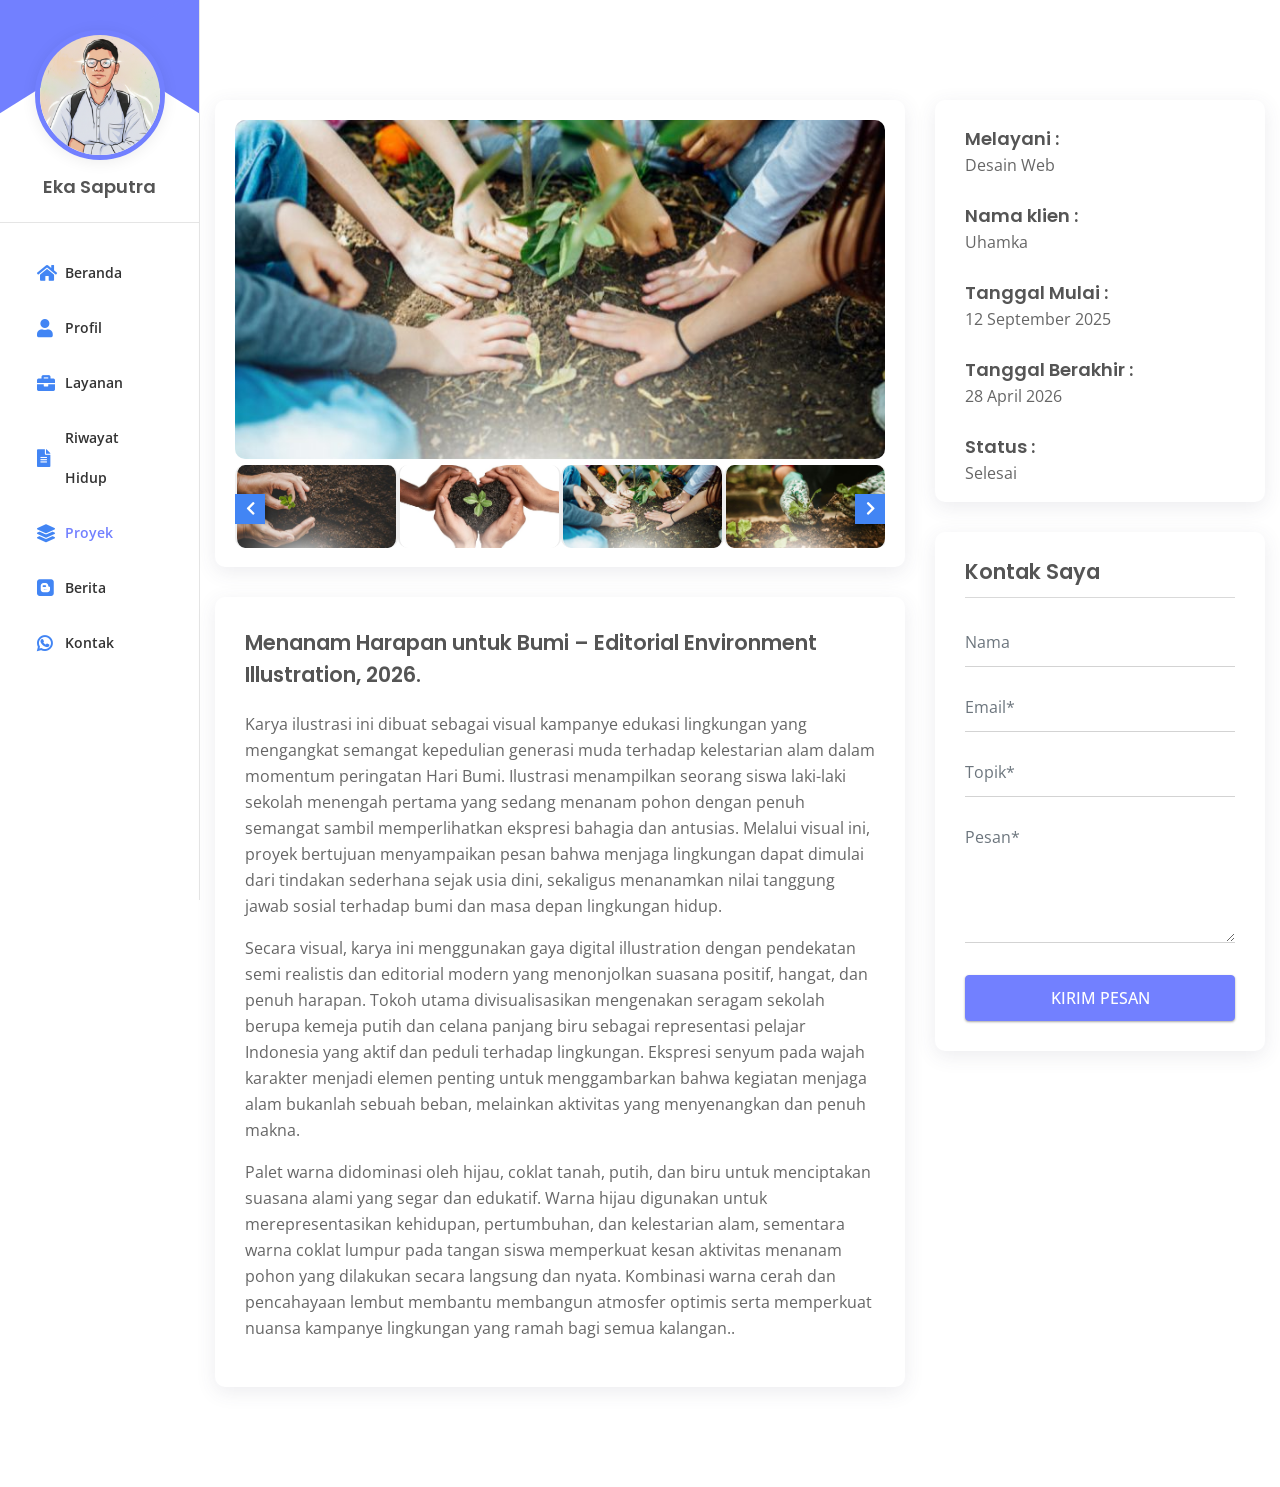
<file: portfolio-details.html>
<!DOCTYPE html>
<html lang="en">

<head>
    <meta http-equiv="Content-Type" content="text/html; charset=UTF-8">
    <meta http-equiv="X-UA-Compatible" content="IE=edge" />
    <meta http-equiv="X-UA-Compatible" content="ie=edge">
    <meta name="viewport" content="width=device-width, initial-scale=1.0">
	<meta name="keyword" content="resume,cv,portfolio,vcard">
    <title> Eka - Portofolio </title>
    <!-- favicon -->
    <link rel="shortcut icon" href="assets/images/favoriteicon.png" type="image/x-icon">
    <!-- bootstrap -->
    <link rel="stylesheet" href="assets/css/bootstrap.min.css">
    <!-- Plugin css -->
    <link rel="stylesheet" href="assets/css/plugin.css">
    <!-- Flaticon -->
    <link rel="stylesheet" href="assets/css/flaticon.css">

    <!-- stylesheet -->
    <link rel="stylesheet" href="assets/css/style.css">
	<link rel="stylesheet" href="assets/css/multicolor.css">
    <!-- responsive -->
    <link rel="stylesheet" href="assets/css/responsive.css">
</head>

<body>
    <!-- preloader area start -->
    <div class="preloader" id="preloader">
        <div class="loader loader-1">
            <div class="loader-outter"></div>
            <div class="loader-inner"></div>
        </div>
    </div>
    <!-- preloader area end -->

    <!--Main-Menu Area Start-->
    <div class="side-menu-wrapper">
        <div class="menu-toogle-icon">
            <i class="fas fa-bars"></i>
        </div>
        <div class="side-menu">
            <div class="heading-area">
                <a href="index.html" class="profile-photo">
                    <img src="assets/images/about3.jpg" alt="">
                </a>
                <div class="name">
                    Eka Saputra
                </div>
            </div>
            <ul id="mainmenu-area">
                <li>
                    <a href="index.html"><i class="fas fa-home"></i>Beranda</a>
                </li>
                <li>
                    <a href="index.html"><i class="fas fa-user"></i>Profil</a>
                </li>
                <li>
                    <a href="index.html"><i class="fas fa-briefcase"></i>Layanan</a>
                </li>
                <li>
                    <a href="index.html"><i class="fas fa-file-alt"></i>Riwayat Hidup</a>
                </li>
                <li class="current">
                    <a href="index.html"><i class="fas fa-layer-group"></i>Proyek</a>
                </li>
                <li>
                    <a href="index.html"><i class="fab fa-blogger"></i>Berita</a>
                </li>
                <li>
                    <a href="index.html"><i class="fab fa-whatsapp"></i>Kontak</a>
                </li>
            </ul>
        </div>
    </div>
    <!--Main-Menu Area Start-->

    <!-- Main Content Area Start -->
    <div class="main-content">
        <div class="main-content-inner">


            <!-- Portfolio Details Area Start -->
            <div class="portfolio-details section-padding">
                <div class="container">
                    <div class="row">
                        <div class="col-lg-8">
                            <div class="main-image idgallery">
                                <div class="big-image popup-gallery">
                                    <a
                                        href="assets/images/work/slide1.jpg">
                                        <img src="assets/images/work/slide1.jpg"
                                            alt="">
                                    </a>
                                    <a
                                        href="assets/images/work/slide2.jpg">
                                        <img src="assets/images/work/slide2.jpg"
                                            alt="">
                                    </a>
                                    <a
                                        href="assets/images/work/slide3.jpg">
                                        <img src="assets/images/work/slide3.jpg"
                                            alt="">
                                    </a>
                                    <a
                                        href="assets/images/work/slide4.jpg">
                                        <img src="assets/images/work/slide4.jpg"
                                            alt="">
                                    </a>
                                    <a
                                        href="assets/images/work/slide5.jpg">
                                        <img src="assets/images/work/slide5.jpg"
                                            alt="">
                                    </a>
                                </div>
                                <div class="slider-img owl-carousel">
                                    <div class="slid-item">
                                        <img src="assets/images/work/slide1.jpg"
                                            alt="">
                                    </div>
                                    <div class="slid-item">
                                        <img src="assets/images/work/slide2.jpg"
                                            alt="">
                                    </div>
                                    <div class="slid-item">
                                        <img src="assets/images/work/slide3.jpg"
                                            alt="">
                                    </div>
                                    <div class="slid-item">
                                        <img src="assets/images/work/slide4.jpg"
                                            alt="">
                                    </div>
                                    <div class="slid-item">
                                        <img src="assets/images/work/slide5.jpg"
                                            alt="">
                                    </div>
                                </div>

                            </div>
                            <div class="content">
                                <h3 class="title">Menanam Harapan untuk Bumi – Editorial Environment Illustration, 2026. </h3>
                                <p>Karya ilustrasi ini dibuat sebagai visual kampanye edukasi lingkungan yang mengangkat semangat kepedulian generasi muda terhadap kelestarian alam dalam momentum peringatan Hari Bumi. Ilustrasi menampilkan seorang siswa laki-laki sekolah menengah pertama yang sedang menanam pohon dengan penuh semangat sambil memperlihatkan ekspresi bahagia dan antusias. Melalui visual ini, proyek bertujuan menyampaikan pesan bahwa menjaga lingkungan dapat dimulai dari tindakan sederhana sejak usia dini, sekaligus menanamkan nilai tanggung jawab sosial terhadap bumi dan masa depan lingkungan hidup.
                                </p>
                                <p>

                                    Secara visual, karya ini menggunakan gaya digital illustration dengan pendekatan semi realistis dan editorial modern yang menonjolkan suasana positif, hangat, dan penuh harapan. Tokoh utama divisualisasikan mengenakan seragam sekolah berupa kemeja putih dan celana panjang biru sebagai representasi pelajar Indonesia yang aktif dan peduli terhadap lingkungan. Ekspresi senyum pada wajah karakter menjadi elemen penting untuk menggambarkan bahwa kegiatan menjaga alam bukanlah sebuah beban, melainkan aktivitas yang menyenangkan dan penuh makna.
                                </p>
                                <p>
                                    Palet warna didominasi oleh hijau, coklat tanah, putih, dan biru untuk menciptakan suasana alami yang segar dan edukatif. Warna hijau digunakan untuk merepresentasikan kehidupan, pertumbuhan, dan kelestarian alam, sementara warna coklat lumpur pada tangan siswa memperkuat kesan aktivitas menanam pohon yang dilakukan secara langsung dan nyata. Kombinasi warna cerah dan pencahayaan lembut membantu membangun atmosfer optimis serta memperkuat nuansa kampanye lingkungan yang ramah bagi semua kalangan..
                                </p>
                            </div>
                        </div>
                        <div class="col-lg-4">
                            <div class="info">
                                <ul>
                                    <li>
                                        <h4> Melayani :</h4> <span>Desain Web</span>
                                    </li>
                                    <li>
                                        <h4>Nama klien :</h4> <span>Uhamka</span>
                                    </li>
                                    <li>
                                        <h4>Tanggal Mulai :</h4> <span>12 September 2025</span>
                                    </li>
                                    <li>
                                        <h4>Tanggal Berakhir :</h4> <span>28 April 2026</span>
                                    </li>
                                    <li>
                                        <h4>Status :</h4> <span>Selesai</span>
                                    </li>
                                </ul>
                            </div>
                            <div class="aside-contact-form">
                                <div class="heading">
                                    <h4 class="title">
                                        Kontak Saya
                                    </h4>
                                </div>
                                <div class="contact-form">
                                    <form id="contact-form" method="post"
                                        action="contact.php">
                                        <div class="controls">
                                            <div class="row">
                                                <div class="col-md-12">
                                                    <div class="form-group">
                                                        <input id="form_name" type="text" name="name*"
                                                            class="form-control" placeholder="Nama" required="required"
                                                            data-error="Name is required.">
                                                        <div class="help-block with-errors"></div>
                                                    </div>
                                                </div>
                                                <div class="col-md-12">
                                                    <div class="form-group">
                                                        <input id="form_email" type="email" name="email"
                                                            class="form-control" placeholder="Email*"
                                                            required="required" data-error="Valid email is required.">
                                                        <div class="help-block with-errors"></div>
                                                    </div>
                                                </div>
                                            </div>
                                            <div class="row">
                                                <div class="col-md-12">
                                                    <div class="form-group">
                                                        <input id="form_subject" type="text" name="subject"
                                                            class="form-control" placeholder="Topik*"
                                                            required="required" data-error="Subject is required.">
                                                        <div class="help-block with-errors"></div>
                                                    </div>
                                                </div>
                                            </div>
                                            <div class="row">
                                                <div class="col-md-12">
                                                    <div class="form-group">
                                                        <textarea id="form_message" name="message" class="form-control"
                                                            placeholder="Pesan*" rows="7" required="required"
                                                            data-error="Please,leave us a message."></textarea>
                                                        <div class="help-block with-errors"></div>
                                                    </div>
                                                </div>
                                                <div class="col-md-12 mt-3">
                                                    <button type="submit" class="mybtn3 mybtn-bg"><span>Kirim
                                                            Pesan</span></button>
                                                </div>
                                            </div>
                                        </div>
                                    </form> <!-- End Contact From -->
                                </div>
                            </div>
                        </div>
                    </div>
                </div>
            </div>
            <!-- Portfolio Details Area End -->

        </div>
    </div>
    <!-- Main Content Area End -->


    <!-- Back to Top Start -->
    <div class="bottomtotop">
        <i class="fas fa-chevron-right"></i>
    </div>
    <!-- Back to Top End -->



	<!-- jquery -->
	<script src="assets/js/jquery.js"></script>
	<!-- popper -->
	<script src="assets/js/popper.min.js"></script>
	<!-- bootstrap -->
	<script src="assets/js/bootstrap.min.js"></script>
	<!-- plugin js-->
	<script src="assets/js/plugin.js"></script>
	<script src="assets/js/jQuery-plugin-progressbar.js"></script>
	<!-- Typed js -->
	<script src="assets/js/typed.min.js"></script>
	<!-- buoyant js -->
	<script src="assets/js/jquery.buoyant.min.js"></script>
	<!-- Wow js -->
	<script src="assets/js/wow.js"></script>
	<!-- main -->
	<script src="assets/js/main.js"></script>

  
</body>

</html>
</file>
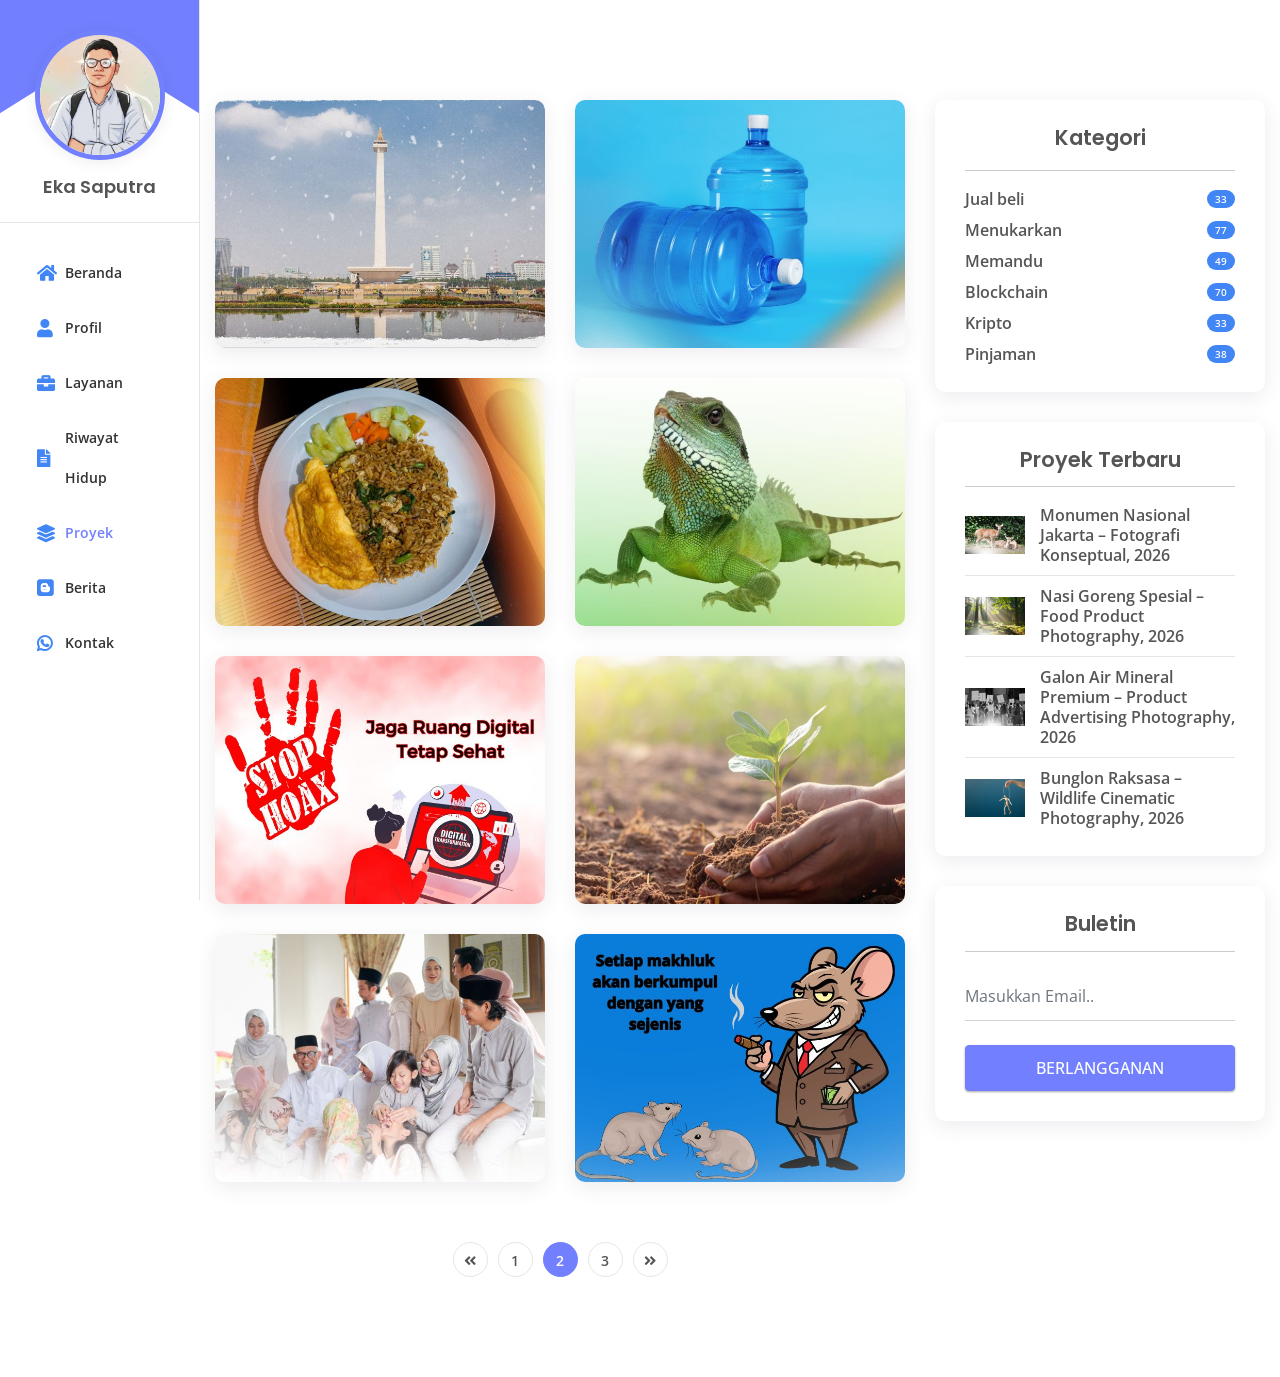
<file: portfolios.html>
<!DOCTYPE html>
<html lang="en">

<head>
	<meta http-equiv="Content-Type" content="text/html; charset=UTF-8">
	<meta http-equiv="X-UA-Compatible" content="IE=edge" />
	<meta http-equiv="X-UA-Compatible" content="ie=edge">
	<meta name="viewport" content="width=device-width, initial-scale=1.0">
	<meta name="keyword" content="resume,cv,portfolio,vcard">
	<title>  Eka - Portofolio  </title>
	<!-- favicon -->
	<link rel="shortcut icon" href="assets/images/favoriteicon.png" type="image/x-icon">
	<!-- bootstrap -->
	<link rel="stylesheet" href="assets/css/bootstrap.min.css">
	<!-- Plugin css -->
	<link rel="stylesheet" href="assets/css/plugin.css">
	<!-- Flaticon -->
	<link rel="stylesheet" href="assets/css/flaticon.css">

	<!-- stylesheet -->
	<link rel="stylesheet" href="assets/css/style.css">
	<link rel="stylesheet" href="assets/css/multicolor.css">
	<!-- responsive -->
	<link rel="stylesheet" href="assets/css/responsive.css">
</head>

<body>
	<!-- preloader area start -->
	<div class="preloader" id="preloader">
		<div class="loader loader-1">
			<div class="loader-outter"></div>
			<div class="loader-inner"></div>
		</div>
	</div>
	<!-- preloader area end -->

	<!--Main-Menu Area Start-->
	<div class="side-menu-wrapper">
		<div class="menu-toogle-icon">
			<i class="fas fa-bars"></i>
		</div>
	<div class="side-menu">
		<div class="heading-area">
			<a href="index.html" class="profile-photo">
				<img src="assets/images/about3.jpg" alt="">
			</a>
			<div class="name">
					Eka Saputra
			</div>
		</div>
		<ul id="mainmenu-area">
			<li>
				<a href="index.html"><i class="fas fa-home"></i>Beranda</a>
			</li>
			<li>
				<a href="index.html"><i class="fas fa-user"></i>Profil</a>
			</li>
			<li>
				<a href="index.html"><i class="fas fa-briefcase"></i>Layanan</a>
			</li>
			<li>
				<a href="index.html"><i class="fas fa-file-alt"></i>Riwayat Hidup</a>
			</li>
			<li class="current">
				<a href="index.html"><i class="fas fa-layer-group"></i>Proyek</a>
			</li>
			<li>
				<a href="index.html"><i class="fab fa-blogger"></i>Berita</a>
			</li>
			<li>
				<a href="index.html"><i class="fab fa-whatsapp"></i>Kontak</a>
			</li>
		</ul>
	</div>
	</div>
	<!--Main-Menu Area Start-->

	<!-- Main Content Area Start -->
		<div class="main-content">
			<div class="main-content-inner">
                <!-- Portfolios  Area Start -->
                <section class="portfolios-page">
                    <div class="container">
                        <div class="row">
                            <div class="col-lg-8">
                                <div class="row">
                                    <div class="col-lg-6 col-md-6">
                                        <div class="gallery-item-content">
                                            <div class="item-thumbnail">
                                                <img src="assets/images/work/1.jpg" alt="">
                                                <div class="content-overlay">
                                                    <div class="content">
                                                        <div class="links">
                                                            <a href="portfolio-details.html" class="link"><i class="fas fa-link"></i></a>
                                                            <a class="img-popup image-preview"
                                                                href="assets/images/work/7.jpg">
                                                                <i class="fas fa-eye"></i>
                                                            </a>
                                                        </div>
                                                    </div>
                                                </div>
                                            </div>
                                        </div>
                                    </div>
                                    <div class="col-lg-6 col-md-6">
                                        <div class="gallery-item-content">
                                            <div class="item-thumbnail">
                                                <img src="assets/images/work/2.jpg" alt="">
                                                <div class="content-overlay">
                                                    <div class="content">
                                                        <div class="links">
                                                            <a href="portfolio-details.html" class="link"><i class="fas fa-link"></i></a>
                                                            <a class="img-popup image-preview"
                                                                href="assets/images/work/7.jpg">
                                                                <i class="fas fa-eye"></i>
                                                            </a>
                                                        </div>
                                                    </div>
                                                </div>
                                            </div>
                                        </div>
                                    </div>
                                    <div class="col-lg-6 col-md-6">
                                        <div class="gallery-item-content">
                                            <div class="item-thumbnail">
                                                <img src="assets/images/work/3.jpg" alt="">
                                                <div class="content-overlay">
                                                    <div class="content">
                                                        <div class="links">
                                                            <a href="portfolio-details.html" class="link"><i class="fas fa-link"></i></a>
                                                            <a class="img-popup image-preview"
                                                                href="assets/images/work/7.jpg">
                                                                <i class="fas fa-eye"></i>
                                                            </a>
                                                        </div>
                                                    </div>
                                                </div>
                                            </div>
                                        </div>
                                    </div>
                                    <div class="col-lg-6 col-md-6">
                                        <div class="gallery-item-content">
                                            <div class="item-thumbnail">
                                                <img src="assets/images/work/4.jpg" alt="">
                                                <div class="content-overlay">
                                                    <div class="content">
                                                        <div class="links">
                                                            <a href="portfolio-details.html" class="link"><i class="fas fa-link"></i></a>
                                                            <a class="img-popup image-preview"
                                                                href="assets/images/work/7.jpg">
                                                                <i class="fas fa-eye"></i>
                                                            </a>
                                                        </div>
                                                    </div>
                                                </div>
                                            </div>
                                        </div>
                                    </div>
                                    <div class="col-lg-6 col-md-6">
                                        <div class="gallery-item-content">
                                            <div class="item-thumbnail">
                                                <img src="assets/images/work/5.jpg" alt="">
                                                <div class="content-overlay">
                                                    <div class="content">
                                                        <div class="links">
                                                            <a href="portfolio-details.html" class="link"><i class="fas fa-link"></i></a>
                                                            <a class="img-popup image-preview"
                                                                href="assets/images/work/7.jpg">
                                                                <i class="fas fa-eye"></i>
                                                            </a>
                                                        </div>
                                                    </div>
                                                </div>
                                            </div>
                                        </div>
                                    </div>
                                    <div class="col-lg-6 col-md-6">
                                        <div class="gallery-item-content">
                                            <div class="item-thumbnail">
                                                <img src="assets/images/work/6.jpg" alt="">
                                                <div class="content-overlay">
                                                    <div class="content">
                                                        <div class="links">
                                                            <a href="portfolio-details.html" class="link"><i class="fas fa-link"></i></a>
                                                            <a class="img-popup image-preview"
                                                                href="assets/images/work/7.jpg">
                                                                <i class="fas fa-eye"></i>
                                                            </a>
                                                        </div>
                                                    </div>
                                                </div>
                                            </div>
                                        </div>
                                    </div>
                                    <div class="col-lg-6 col-md-6">
                                        <div class="gallery-item-content">
                                            <div class="item-thumbnail">
                                                <img src="assets/images/work/7.jpg" alt="">
                                                <div class="content-overlay">
                                                    <div class="content">
                                                        <div class="links">
                                                            <a href="portfolio-details.html" class="link"><i class="fas fa-link"></i></a>
                                                            <a class="img-popup image-preview"
                                                                href="assets/images/work/7.jpg">
                                                                <i class="fas fa-eye"></i>
                                                            </a>
                                                        </div>
                                                    </div>
                                                </div>
                                            </div>
                                        </div>
                                    </div>
                                    <div class="col-lg-6 col-md-6">
                                        <div class="gallery-item-content">
                                            <div class="item-thumbnail">
                                                <img src="assets/images/work/8.jpg" alt="">
                                                <div class="content-overlay">
                                                    <div class="content">
                                                        <div class="links">
                                                            <a href="portfolio-details.html" class="link"><i class="fas fa-link"></i></a>
                                                            <a class="img-popup image-preview"
                                                                href="assets/images/work/7.jpg">
                                                                <i class="fas fa-eye"></i>
                                                            </a>
                                                        </div>
                                                    </div>
                                                </div>
                                            </div>
                                        </div>
                                    </div>
                                </div>
                                <div class="row">
                                    <div class="col-12 d-flex justify-content-center">
                                        <nav aria-label="Page navigation example">
                                            <ul class="pagination">
                                                <li class="page-item">
                                                    <a class="page-link" href="#" aria-label="Previous">
                                                        <span aria-hidden="true"><i class="fas fa-angle-double-left"></i></span>
                                                    </a>
                                                </li>
                                                <li class="page-item"><a class="page-link" href="#">1</a></li>
                                                <li class="page-item"><a class="page-link active" href="#">2</a></li>
                                                <li class="page-item"><a class="page-link" href="#">3</a></li>
                                                <li class="page-item">
                                                    <a class="page-link" href="#" aria-label="Next">
                                                        <span aria-hidden="true"><i class="fas fa-angle-double-right"></i></span>
                                                    </a>
                                                </li>
                                            </ul>
                                        </nav>
                                    </div>
                                </div>
                            </div>
                            <div class="col-lg-4">
                                
                                <div class="categori-widget">
                                    <h4 class="title">
                                        Kategori
                                    </h4>
                                    <ul class="cat-list">
                                        <li>
                                            <a href="#">
                                                <p>
                                                    Jual beli
                                                </p>
                                                <span class="count">
                                                33
                                                </span>
                                            </a>
                                        </li>
                                        <li>
                                            <a href="#">
                                                <p>
                                                    Menukarkan
                                                </p>
                                                <span class="count">
                                                    77
                                                </span>
                                            </a>
                                        </li>
                                        <li>
                                            <a href="#">
                                                <p>
                                                    Memandu
                                                </p>
                                                <span class="count">
                                                    49
                                                </span>
                                            </a>
                                        </li>
                                        <li>
                                            <a href="#">
                                                <p>
                                                    Blockchain
                                                </p>
                                                <span class="count">
                                                    70
                                                </span>
                                            </a>
                                        </li>
                                        <li>
                                            <a href="#">
                                                <p>
                                                    Kripto
                                                </p>
                                                <span class="count">
                                                    33
                                                </span>
                                            </a>
                                        </li>
                                        <li>
                                            <a href="#">
                                                <p>
                                                    Pinjaman
                                                </p>
                                                <span class="count">
                                                    38
                                                </span>
                                            </a>
                                        </li>
                                    </ul>
                                </div>
                                <div class="latest-post-widget">
                                    <h4 class="title">
                                        Proyek Terbaru
                                    </h4>
                                    <ul class="post-list">
                                        <li>
                                            <div class="post">
                                                <div class="post-img">
                                                    <img src="assets/images/blog/img1.png" alt="">
                                                </div>
                                                <div class="post-details">
                                                    <a href="portfolio-details.html" class="post-title">
                                                        Monumen Nasional Jakarta – Fotografi Konseptual, 2026  
                                                    </a>
                                                </div>
                                            </div>
                                        </li>
                                        <li>
                                            <div class="post">
                                                <div class="post-img">
                                                    <img src="assets/images/blog/img2.png" alt="">
                                                </div>
                                                <div class="post-details">
                                                    <a href="portfolio-details.html" class="post-title">
                                                        Nasi Goreng Spesial – Food Product Photography, 2026 
                                                    </a>
                                                </div>
                                            </div>
                                        </li>
                                        <li>
                                            <div class="post">
                                                <div class="post-img">
                                                    <img src="assets/images/blog/img3.png" alt="">
                                                </div>
                                                <div class="post-details">
                                                    <a href="portfolio-details.html" class="post-title">
                                                        Galon Air Mineral Premium – Product Advertising Photography, 2026 
                                                    </a>
                                                </div>
                                            </div>
                                        </li>
                                        <li>
                                            <div class="post">
                                                <div class="post-img">
                                                    <img src="assets/images/blog/img4.png" alt="">
                                                </div>
                                                <div class="post-details">
                                                    <a href="portfolio-details.html" class="post-title">
                                                        Bunglon Raksasa – Wildlife Cinematic Photography, 2026 
                                                    </a>
                                                </div>
                                            </div>
                                        </li>
                                    </ul>
                                </div>
                                <div class="newsletter-widget">
                                    <h4 class="title">
                                            Buletin
                                    </h4>
                                    <form action="#" class="contact-form">
                                        <input type="text" class="form-control" placeholder="Masukkan Email..">
                                        <button type="submit" class="mybtn3 mybtn-bg mt-4"><span>Berlangganan</span></button>
                                    </form> 
                                </div>
                            </div>
                        </div>
                    </div>
                </section>
                <!-- Portfolios  Area End -->
			</div>
		</div>
	<!-- Main Content Area End -->


	<!-- Back to Top Start -->
	<div class="bottomtotop">
		<i class="fas fa-chevron-right"></i>
	</div>
	<!-- Back to Top End -->



	<!-- jquery -->
	<script src="assets/js/jquery.js"></script>
	<!-- popper -->
	<script src="assets/js/popper.min.js"></script>
	<!-- bootstrap -->
	<script src="assets/js/bootstrap.min.js"></script>
	<!-- plugin js-->
	<script src="assets/js/plugin.js"></script>
	<script src="assets/js/jQuery-plugin-progressbar.js"></script>
	<!-- Typed js -->
	<script src="assets/js/typed.min.js"></script>
	<!-- buoyant js -->
	<script src="assets/js/jquery.buoyant.min.js"></script>
	<!-- Wow js -->
	<script src="assets/js/wow.js"></script>
	<!-- main -->
	<script src="assets/js/main.js"></script>
    	
</body>

</html>
</file>
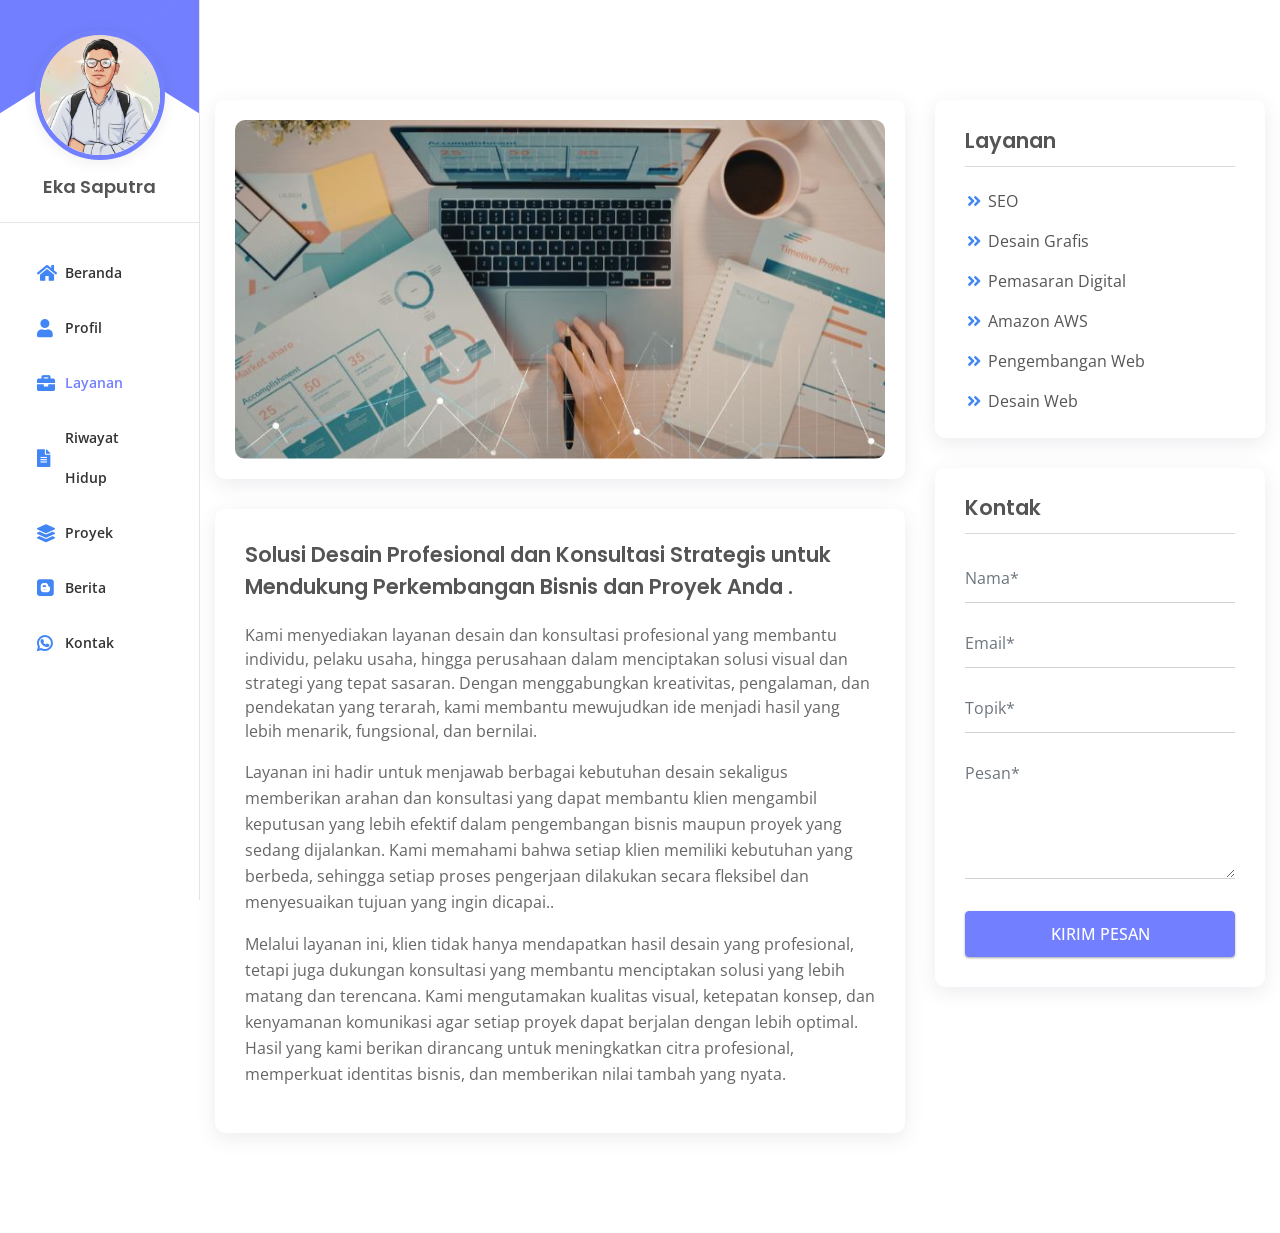
<file: service-details.html>
<!DOCTYPE html>
<html lang="en">

<head>
    <meta http-equiv="Content-Type" content="text/html; charset=UTF-8">
    <meta http-equiv="X-UA-Compatible" content="IE=edge" />
    <meta http-equiv="X-UA-Compatible" content="ie=edge">
    <meta name="viewport" content="width=device-width, initial-scale=1.0">
	<meta name="keyword" content="resume,cv,portfolio,vcard">
    <title> Eka - Portofolio </title>
    <!-- favicon -->
    <link rel="shortcut icon" href="assets/images/favoriteicon.png" type="image/x-icon">
    <!-- bootstrap -->
    <link rel="stylesheet" href="assets/css/bootstrap.min.css">
    <!-- Plugin css -->
    <link rel="stylesheet" href="assets/css/plugin.css">
    <!-- Flaticon -->
    <link rel="stylesheet" href="assets/css/flaticon.css">

    <!-- stylesheet -->
    <link rel="stylesheet" href="assets/css/style.css">
	<link rel="stylesheet" href="assets/css/multicolor.css">
    <!-- responsive -->
    <link rel="stylesheet" href="assets/css/responsive.css">
</head>

<body>
    <!-- preloader area start -->
    <div class="preloader" id="preloader">
        <div class="loader loader-1">
            <div class="loader-outter"></div>
            <div class="loader-inner"></div>
        </div>
    </div>
    <!-- preloader area end -->

    <!--Main-Menu Area Start-->
    <div class="side-menu-wrapper">
        <div class="menu-toogle-icon">
            <i class="fas fa-bars"></i>
        </div>
        <div class="side-menu">
            <div class="heading-area">
                <a href="index.html" class="profile-photo">
                    <img src="assets/images/about3.jpg" alt="">
                </a>
                <div class="name">
                    Eka Saputra
                </div>
            </div>
            <ul id="mainmenu-area">
                <li>
                    <a href="index.html"><i class="fas fa-home"></i>Beranda</a>
                </li>
                <li>
                    <a href="index.html"><i class="fas fa-user"></i>Profil</a>
                </li>
                <li class="current">
                    <a href="index.html"><i class="fas fa-briefcase"></i>Layanan</a>
                </li>
                <li>
                    <a href="index.html"><i class="fas fa-file-alt"></i>Riwayat Hidup</a>
                </li>
                <li>
                    <a href="index.html"><i class="fas fa-layer-group"></i>Proyek</a>
                </li>
                <li>
                    <a href="index.html"><i class="fab fa-blogger"></i>Berita</a>
                </li>
                <li>
                    <a href="index.html"><i class="fab fa-whatsapp"></i>Kontak</a>
                </li>
            </ul>
        </div>
    </div>
    <!--Main-Menu Area Start-->

    <!-- Main Content Area Start -->
    <div class="main-content">
        <div class="main-content-inner">

            <!-- Service Details Area Start -->
            <div class="portfolio-details section-padding">
                <div class="container">
                    <div class="row">
                        <div class="col-lg-8">
                            <div class="main-image">
                                <img src="assets/images/service.jpg"
                                    alt="">
                            </div>
                            <div class="content">
                                <h3 class="title">Solusi Desain Profesional dan Konsultasi Strategis untuk Mendukung Perkembangan Bisnis dan Proyek Anda .</h3>
                                <div class="sort-dec mb-3">
                                    Kami menyediakan layanan desain dan konsultasi profesional yang membantu individu, pelaku usaha, hingga perusahaan dalam menciptakan solusi visual dan strategi yang tepat sasaran. Dengan menggabungkan kreativitas, pengalaman, dan pendekatan yang terarah, kami membantu mewujudkan ide menjadi hasil yang lebih menarik, fungsional, dan bernilai.
                                </div>
                                <p>Layanan ini hadir untuk menjawab berbagai kebutuhan desain sekaligus memberikan arahan dan konsultasi yang dapat membantu klien mengambil keputusan yang lebih efektif dalam pengembangan bisnis maupun proyek yang sedang dijalankan. Kami memahami bahwa setiap klien memiliki kebutuhan yang berbeda, sehingga setiap proses pengerjaan dilakukan secara fleksibel dan menyesuaikan tujuan yang ingin dicapai..&nbsp;</p>
                                <p>Melalui layanan ini, klien tidak hanya mendapatkan hasil desain yang profesional, tetapi juga dukungan konsultasi yang membantu menciptakan solusi yang lebih matang dan terencana. Kami mengutamakan kualitas visual, ketepatan konsep, dan kenyamanan komunikasi agar setiap proyek dapat berjalan dengan lebih optimal. Hasil yang kami berikan dirancang untuk meningkatkan citra profesional, memperkuat identitas bisnis, dan memberikan nilai tambah yang nyata.&nbsp;</p>
                            </div>
                        </div>
                        <div class="col-lg-4">
                            <div class="info service-category">
                                <div class="heading">
                                    <h4 class="title">
                                        Layanan
                                    </h4>
                                </div>
                                <ul class="service-list">
                                    <li>
                                        <a href="#"
                                            class="service  active "><i class="fas fa-angle-double-right"></i>SEO</a>
                                    </li>
                                    <li>
                                        <a href="#" class="service "><i
                                                class="fas fa-angle-double-right"></i>Desain Grafis</a>
                                    </li>
                                    <li>
                                        <a href="#" class="service "><i
                                                class="fas fa-angle-double-right"></i>Pemasaran Digital</a>
                                    </li>
                                    <li>
                                        <a href="#" class="service "><i
                                                class="fas fa-angle-double-right"></i>Amazon AWS</a>
                                    </li>
                                    <li>
                                        <a href="#" class="service "><i
                                                class="fas fa-angle-double-right"></i>Pengembangan Web</a>
                                    </li>
                                    <li>
                                        <a href="#" class="service "><i
                                                class="fas fa-angle-double-right"></i>Desain Web</a>
                                    </li>
                                </ul>
                            </div>
                            <div class="aside-contact-form">
                                <div class="heading">
                                    <h4 class="title">
                                        Kontak
                                    </h4>
                                </div>
                                <div class="contact-form">
                                    <form id="contact-form" method="post"
                                        action="http://localhost/liveporichoy/sendmail">
                                        <input type="hidden" name="_token"
                                            value="RdrKtO7CdUz66WGB4L0jhWt3kDUfTM4scq7iQD5R">
                                        <div class="controls">
                                            <div class="row">
                                                <div class="col-md-12">
                                                    <div class="form-group">
                                                        <input id="form_name" type="text" name="name"
                                                            class="form-control" placeholder="Nama*" required="required"
                                                            data-error="Name is required.">
                                                        <div class="help-block with-errors"></div>
                                                    </div>
                                                </div>
                                                <div class="col-md-12">
                                                    <div class="form-group">
                                                        <input id="form_email" type="email" name="email"
                                                            class="form-control" placeholder="Email*"
                                                            required="required" data-error="Valid email is required.">
                                                        <div class="help-block with-errors"></div>
                                                    </div>
                                                </div>
                                            </div>
                                            <div class="row">
                                                <div class="col-md-12">
                                                    <div class="form-group">
                                                        <input id="form_subject" type="text" name="subject"
                                                            class="form-control" placeholder="Topik*"
                                                            required="required" data-error="Subject is required.">
                                                        <div class="help-block with-errors"></div>
                                                    </div>
                                                </div>
                                            </div>
                                            <div class="row">
                                                <div class="col-md-12">
                                                    <div class="form-group">
                                                        <textarea id="form_message" name="message" class="form-control"
                                                            placeholder="Pesan*" rows="7" required="required"
                                                            data-error="Please,leave us a message."></textarea>
                                                        <div class="help-block with-errors"></div>
                                                    </div>
                                                </div>
                                                <div class="col-md-12 mt-3">
                                                    <button type="submit" class="mybtn3 mybtn-bg"><span>Kirim
                                                            Pesan</span></button>
                                                </div>
                                            </div>
                                        </div>
                                    </form> <!-- End Contact From -->
                                </div>
                            </div>
                        </div>
                    </div>
                </div>
            </div>
            <!-- Service Details Area End -->

        </div>
    </div>
    <!-- Main Content Area End -->


    <!-- Back to Top Start -->
    <div class="bottomtotop">
        <i class="fas fa-chevron-right"></i>
    </div>
    <!-- Back to Top End -->



	<!-- jquery -->
	<script src="assets/js/jquery.js"></script>
	<!-- popper -->
	<script src="assets/js/popper.min.js"></script>
	<!-- bootstrap -->
	<script src="assets/js/bootstrap.min.js"></script>
	<!-- plugin js-->
	<script src="assets/js/plugin.js"></script>
	<script src="assets/js/jQuery-plugin-progressbar.js"></script>
	<!-- Typed js -->
	<script src="assets/js/typed.min.js"></script>
	<!-- buoyant js -->
	<script src="assets/js/jquery.buoyant.min.js"></script>
	<!-- Wow js -->
	<script src="assets/js/wow.js"></script>
	<!-- main -->
	<script src="assets/js/main.js"></script>

</body>

</html>
</file>
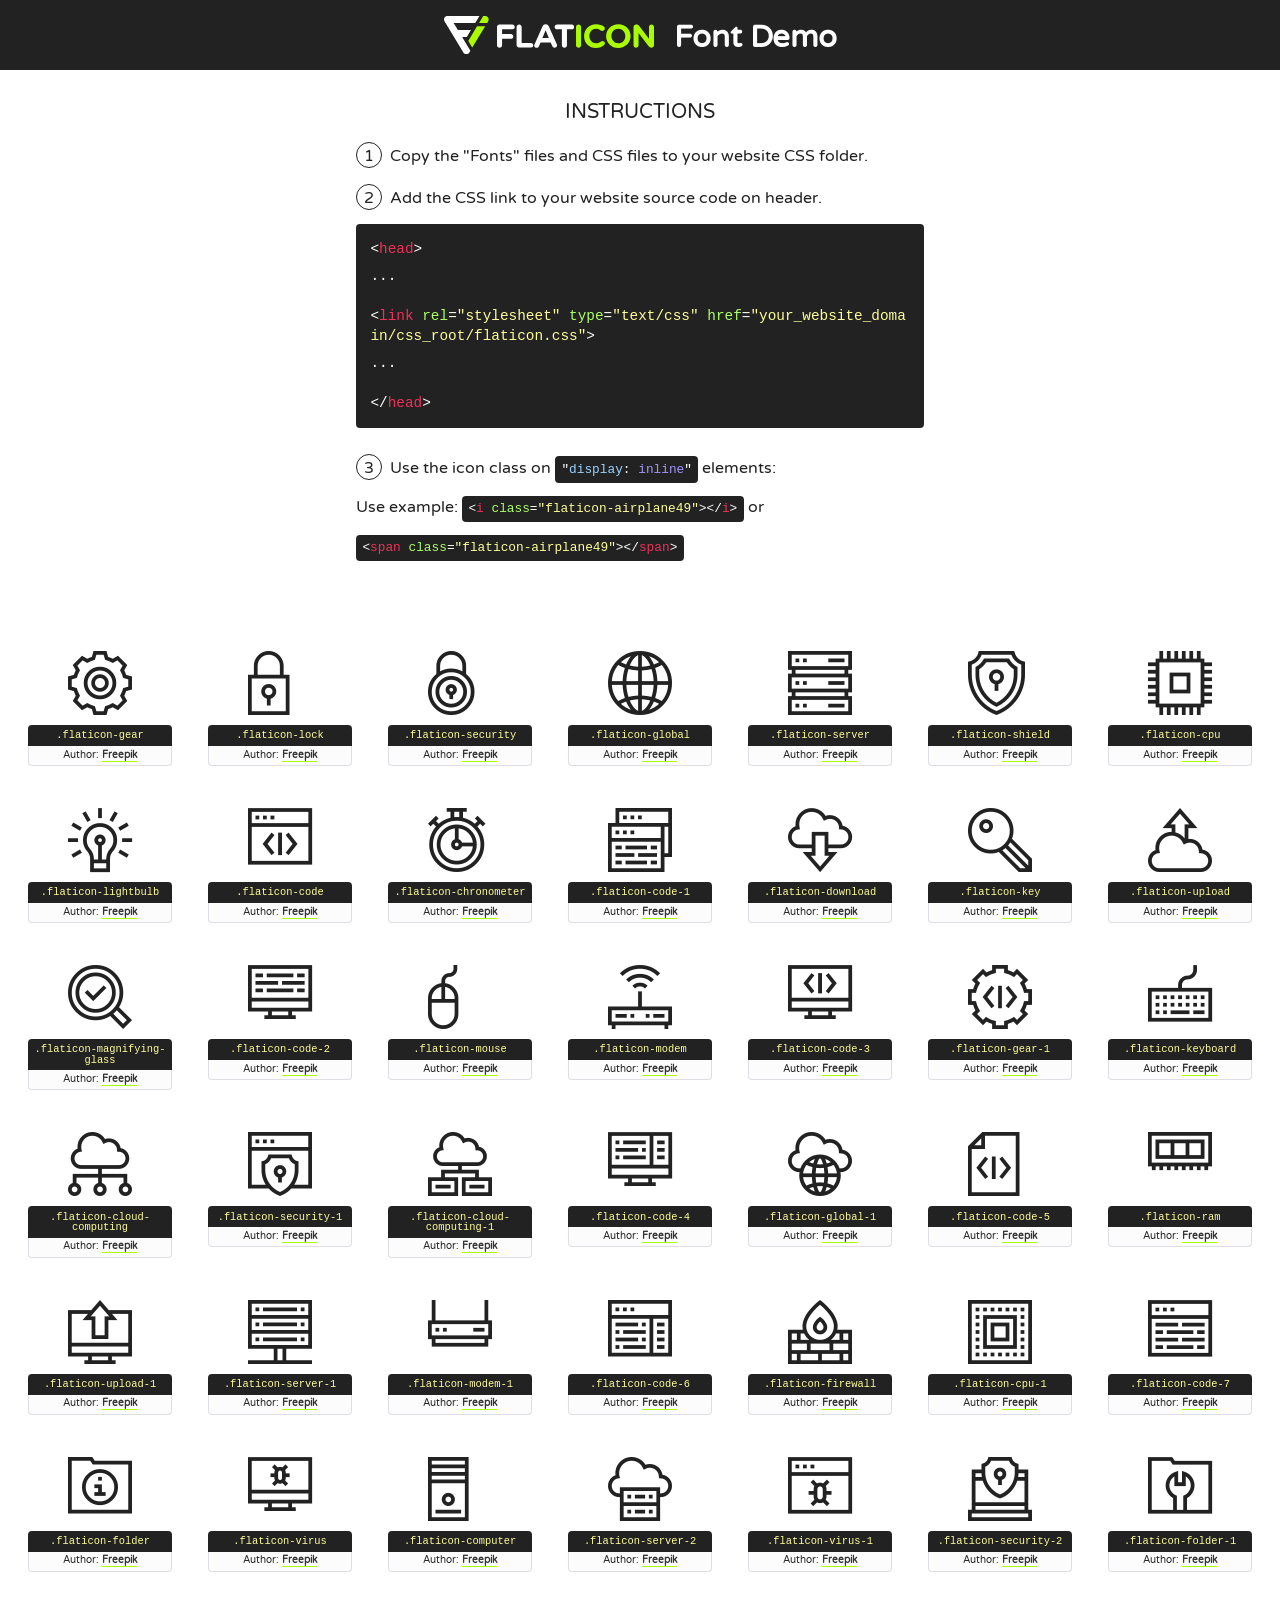
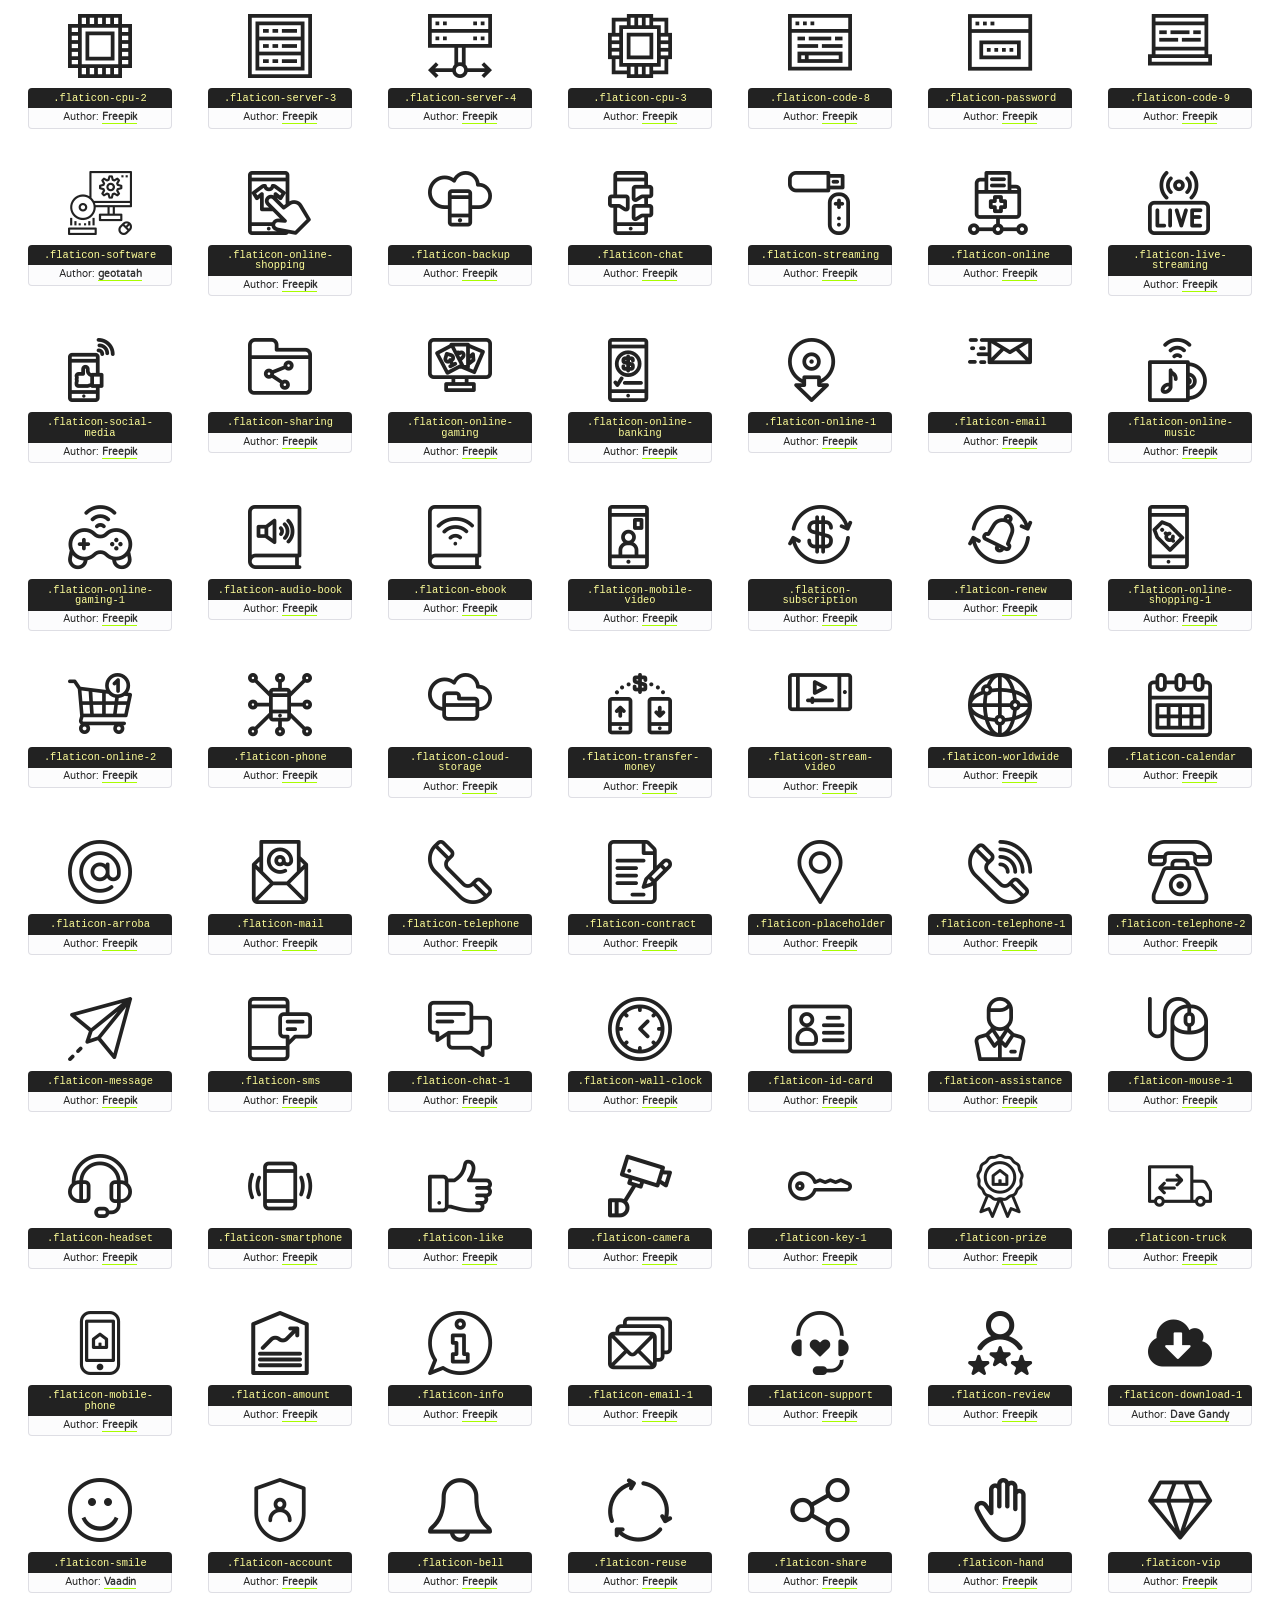
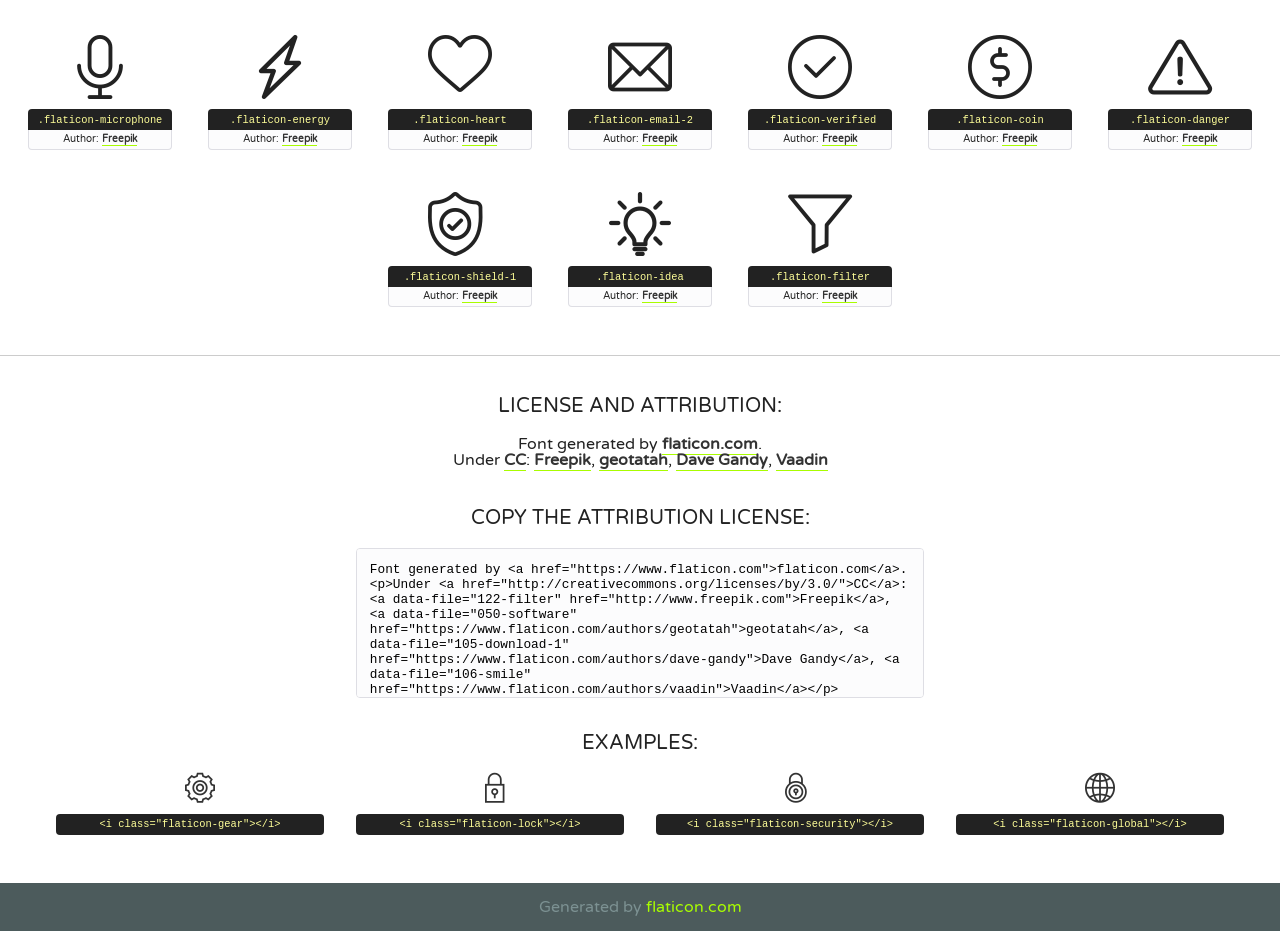
<file: assets/css/flaticon.html>
<!DOCTYPE html>
<!--
  Flaticon icon font: Flaticon
  Creation date: 27/10/2019 12:52
-->
<html>
<!DOCTYPE html>
<html>

<head>
    <title>Flaticon WebFont</title>
    <link href="http://fonts.googleapis.com/css?family=Varela+Round" rel="stylesheet" type="text/css" />
    <link rel="stylesheet" type="text/css" href="flaticon.css">
    <meta charset="UTF-8">
    <style>
    html, body, div, span, applet, object, iframe,
    h1, h2, h3, h4, h5, h6, p, blockquote, pre,
    a, abbr, acronym, address, big, cite, code,
    del, dfn, em, img, ins, kbd, q, s, samp,
    small, strike, strong, sub, sup, tt, var,
    b, u, i, center,
    dl, dt, dd, ol, ul, li,
    fieldset, form, label, legend,
    table, caption, tbody, tfoot, thead, tr, th, td,
    article, aside, canvas, details, embed, 
    figure, figcaption, footer, header, hgroup, 
    menu, nav, output, ruby, section, summary,
    time, mark, audio, video {
        margin: 0;
        padding: 0;
        border: 0;
        font-size: 100%;
        font: inherit;
        vertical-align: baseline;
    }
    /* HTML5 display-role reset for older browsers */
    article, aside, details, figcaption, figure, 
    footer, header, hgroup, menu, nav, section {
        display: block;
    }
    body {
        line-height: 1;
    }
    ol, ul {
        list-style: none;
    }
    blockquote, q {
        quotes: none;
    }
    blockquote:before, blockquote:after,
    q:before, q:after {
        content: '';
        content: none;
    }
    table {
        border-collapse: collapse;
        border-spacing: 0;
    }
    body {
        font-family: 'Varela Round', Helvetica, Arial, sans-serif;
        font-size: 16px;
        color: #222;
    }
    a {
        color: #333;
        border-bottom: 1px solid #a9fd00;
        font-weight: bold;
        text-decoration: none;
    }
    * {
        -moz-box-sizing: border-box;
        -webkit-box-sizing: border-box;
        box-sizing: border-box;
        margin: 0;
        padding: 0;
    }
    [class^="flaticon-"]:before, [class*=" flaticon-"]:before, [class^="flaticon-"]:after, [class*=" flaticon-"]:after {
        font-family: Flaticon;
        font-size: 30px;
        font-style: normal;
        margin-left: 20px;
        color: #333;
    }
    .wrapper {
        max-width: 600px;
        margin: auto;
        padding: 0 1em;
    }
    .title {
        font-size: 1.25em;
        text-align: center;
        margin-bottom: 1em;
        text-transform: uppercase;
    }
    header {
        text-align: center;
        background-color: #222;
        color: #fff;
        padding: 1em;
    }
    header .logo {
        width: 210px;
        height: 38px;
        display: inline-block;
        vertical-align: middle;
        margin-right: 1em;
        border: none;
    }
    header strong {
        font-size: 1.95em;
        font-weight: bold;
        vertical-align: middle;
        margin-top: 5px;
        display: inline-block;
    }
    .demo {
        margin: 2em auto;
        line-height: 1.25em;
    }
    .demo ul li {
        margin-bottom: 1em;
    }
    .demo ul li .num {
        color: #222;
        border-radius: 20px;
        display: inline-block;
        width: 26px;
        padding: 3px;
        height: 26px;
        text-align: center;
        margin-right: 0.5em;
        border: 1px solid #222;
    }
    .demo ul li code {
        background-color: #222;
        border-radius: 4px;
        padding: 0.25em 0.5em;
        display: inline-block;
        color: #fff;
        font-family: Consolas,Monaco,Lucida Console,Liberation Mono,DejaVu Sans Mono,Bitstream Vera Sans Mono,Courier New, monospace;
        font-weight: lighter;
        margin-top: 1em;
        font-size: 0.8em;
        word-break: break-all;
    }
    .demo ul li code.big {
        padding: 1em;
        font-size: 0.9em;
    }
    .demo ul li code .red {
        color: #EF3159;
    }
    .demo ul li code .green {
        color: #ACFF65;
    }
    .demo ul li code .yellow {
        color: #FFFF99;
    }
    .demo ul li code .blue {
        color: #99D3FF;
    }
    .demo ul li code .purple {
        color: #A295FF;
    }
    .demo ul li code .dots {
        margin-top: 0.5em;
        display: block;
    }
    #glyphs {
        border-bottom: 1px solid #ccc;
        padding: 2em 0;
        text-align: center;
    }
    .glyph {
        display: inline-block;
        width: 9em;
        margin: 1em;
        text-align: center;
        vertical-align: top;
        background: #FFF;
    }
    .glyph .glyph-icon {
        padding: 10px;
        display: block;
        font-family:"Flaticon";
        font-size: 64px;
        line-height: 1;
    }
    .glyph .glyph-icon:before {
        font-size: 64px;
        color: #222;
        margin-left: 0;
    }
    .class-name {
        font-size: 0.65em;
        background-color: #222;
        color: #fff;
        border-radius: 4px 4px 0 0;
        padding: 0.5em;
        color: #FFFF99;
        font-family: Consolas,Monaco,Lucida Console,Liberation Mono,DejaVu Sans Mono,Bitstream Vera Sans Mono,Courier New, monospace;
    }
    .author-name {
        font-size: 0.6em;
        background-color: #fcfcfd;
        border: 1px solid #DEDEE4;
        border-top: 0;
        border-radius: 0 0 4px 4px;
        padding: 0.5em;
    }
    .class-name:last-child {
        font-size: 10px;
        color:#888;
    }
    .class-name:last-child a {
        font-size: 10px;
        color:#555;
    }
    .class-name:last-child a:hover {
        color:#a9fd00;
    }
    .glyph > input {
        display: block;
        width: 100px;
        margin: 5px auto;
        text-align: center;
        font-size: 12px;
        cursor: text;
    }
    .glyph > input.icon-input {
        font-family:"Flaticon";
        font-size: 16px;
        margin-bottom: 10px;
    }
    .attribution .title {
        margin-top: 2em;
    }
    .attribution textarea {
        background-color: #fcfcfd;
        padding: 1em;
        border: none;
        box-shadow: none;
        border: 1px solid #DEDEE4;
        border-radius: 4px;
        resize: none;
        width: 100%;
        height: 150px;
        font-size: 0.8em;
        font-family: Consolas,Monaco,Lucida Console,Liberation Mono,DejaVu Sans Mono,Bitstream Vera Sans Mono,Courier New, monospace;
        -webkit-appearance: none;
    }
    .iconsuse {
        margin: 2em auto;
        text-align: center;
        max-width: 1200px;
    }
    .iconsuse:after {
        content: '';
        display: table;
        clear: both;
    }
    .iconsuse .image {
        float: left;
        width: 25%;
        padding: 0 1em;
    }
    .iconsuse .image p {
        margin-bottom: 1em;
    }
    .iconsuse .image span {
        display: block;
        font-size: 0.65em;
        background-color: #222;
        color: #fff;
        border-radius: 4px;
        padding: 0.5em;
        color: #FFFF99;
        margin-top: 1em;
        font-family: Consolas,Monaco,Lucida Console,Liberation Mono,DejaVu Sans Mono,Bitstream Vera Sans Mono,Courier New, monospace;
    }
    #footer {
        text-align: center;
        background-color: #4C5B5C;
        color: #7c9192;
        padding: 1em;
    }
    #footer a {
        border: none;
        color: #a9fd00;
        font-weight: normal;
    }
    @media (max-width: 960px) {
        .iconsuse .image {
            width: 50%;
        }
    }
    @media (max-width: 560px) {
        .iconsuse .image {
            width: 100%;
        }
    }
    </style>
</head>

<body class="characters-off">

    <header>
        <a href="https://www.flaticon.com" target="_blank" class="logo">
            <svg version="1.1" xmlns="http://www.w3.org/2000/svg" xmlns:xlink="http://www.w3.org/1999/xlink" xmlns:a="http://ns.adobe.com/AdobeSVGViewerExtensions/3.0/" viewBox="0 0 560.875 102.036" enable-background="new 0 0 560.875 102.036" xml:space="preserve">
                <defs>
                </defs>
                <g>
                    <g class="letters">
                        <path fill="#ffffff" d="M141.596,29.675c0-3.777,2.985-6.767,6.764-6.767h34.438c3.426,0,6.15,2.728,6.15,6.15
                        c0,3.43-2.724,6.149-6.15,6.149h-27.674v13.091h23.719c3.429,0,6.151,2.724,6.151,6.15c0,3.43-2.723,6.149-6.151,6.149h-23.719
                        v17.574c0,3.773-2.986,6.761-6.764,6.761c-3.779,0-6.764-2.989-6.764-6.761V29.675z"></path>
                        <path fill="#ffffff" d="M193.844,29.149c0-3.781,2.985-6.767,6.764-6.767c3.776,0,6.763,2.985,6.763,6.767v42.957h25.039
                        c3.426,0,6.149,2.726,6.149,6.153c0,3.425-2.723,6.15-6.149,6.15h-31.802c-3.779,0-6.764-2.986-6.764-6.768V29.149z"></path>
                        <path fill="#ffffff" d="M241.891,75.71l21.438-48.407c1.492-3.341,4.215-5.357,7.906-5.357h0.792
                        c3.686,0,6.323,2.017,7.815,5.357l21.439,48.407c0.436,0.967,0.701,1.845,0.701,2.723c0,3.602-2.809,6.501-6.414,6.501
                        c-3.161,0-5.269-1.845-6.499-4.655l-4.132-9.661h-27.059l-4.301,10.102c-1.144,2.631-3.426,4.214-6.237,4.214
                        c-3.517,0-6.24-2.81-6.24-6.325C241.1,77.64,241.451,76.677,241.891,75.71z M279.932,58.666l-8.521-20.297l-8.526,20.297H279.932
                        z"></path>
                        <path fill="#ffffff" d="M314.864,35.387H301.86c-3.429,0-6.239-2.813-6.239-6.238c0-3.429,2.811-6.24,6.239-6.24h39.533
                        c3.426,0,6.237,2.811,6.237,6.24c0,3.425-2.811,6.238-6.237,6.238h-13.001v42.785c0,3.773-2.99,6.761-6.764,6.761
                        c-3.779,0-6.764-2.989-6.764-6.761V35.387z"></path>
                        <path fill="#A9FD00" d="M352.615,29.149c0-3.781,2.985-6.767,6.767-6.767c3.774,0,6.761,2.985,6.761,6.767v49.024
                        c0,3.773-2.987,6.761-6.761,6.761c-3.781,0-6.767-2.989-6.767-6.761V29.149z"></path>
                        <path fill="#A9FD00" d="M374.132,53.836v-0.179c0-17.481,13.178-31.801,32.065-31.801c9.22,0,15.459,2.458,20.557,6.238
                        c1.402,1.054,2.637,2.985,2.637,5.357c0,3.692-2.985,6.59-6.681,6.59c-1.845,0-3.071-0.702-4.044-1.319
                        c-3.776-2.813-7.729-4.393-12.562-4.393c-10.364,0-17.831,8.611-17.831,19.154v0.173c0,10.542,7.291,19.329,17.831,19.329
                        c5.715,0,9.492-1.756,13.359-4.834c1.049-0.874,2.458-1.491,4.039-1.491c3.429,0,6.325,2.813,6.325,6.236
                        c0,2.106-1.056,3.78-2.282,4.834c-5.539,4.834-12.036,7.733-21.878,7.733C387.572,85.464,374.132,71.493,374.132,53.836z"></path>
                        <path fill="#A9FD00" d="M433.009,53.836v-0.179c0-17.481,13.79-31.801,32.766-31.801c18.981,0,32.592,14.143,32.592,31.628v0.173
                        c0,17.483-13.785,31.807-32.769,31.807C446.625,85.464,433.009,71.32,433.009,53.836z M484.224,53.836v-0.179
                        c0-10.539-7.725-19.326-18.626-19.326c-10.893,0-18.449,8.611-18.449,19.154v0.173c0,10.542,7.73,19.329,18.626,19.329
                        C476.676,72.986,484.224,64.378,484.224,53.836z"></path>
                        <path fill="#A9FD00" d="M506.233,29.321c0-3.774,2.99-6.763,6.767-6.763h1.401c3.252,0,5.183,1.583,7.029,3.953l26.093,34.265
                        V29.059c0-3.692,2.99-6.677,6.681-6.677c3.683,0,6.671,2.985,6.671,6.677v48.934c0,3.78-2.987,6.765-6.764,6.765h-0.436
                        c-3.257,0-5.188-1.581-7.034-3.953l-27.056-35.492v32.944c0,3.687-2.985,6.676-6.678,6.676c-3.683,0-6.673-2.989-6.673-6.676
                        V29.321z"></path>
                    </g>
                    <g class="insignia">
                        <path fill="#ffffff" d="M48.372,56.137h12.517l11.156-18.537H37.186L25.688,18.539h57.825L94.668,0H9.271
                        C5.925,0,2.842,1.801,1.198,4.716c-1.644,2.907-1.593,6.482,0.134,9.343l50.38,83.501c1.678,2.781,4.689,4.476,7.938,4.476
                        c3.246,0,6.257-1.695,7.935-4.476l2.898-4.804L48.372,56.137z"></path>
                        <g class="i">
                            <path fill="#A9FD00" d="M93.575,18.539h0.031v0.004l21.652,0.004l2.705-4.488c1.727-2.861,1.778-6.436,0.133-9.343
                            C116.454,1.801,113.371,0,110.026,0h-5.294L93.575,18.539z"></path>
                            <polygon fill="#A9FD00" points="88.291,27.356 64.725,66.486 75.519,84.404 109.942,27.356"></polygon>
                        </g>
                    </g>
                </g>
            </svg>
        </a>
        <strong>Font Demo</strong>
    </header>


    <section class="demo wrapper">

        <p class="title">Instructions</p>

        <ul>
            <li>
                <span class="num">1</span>Copy the "Fonts" files and CSS files to your website CSS folder.
            </li>
            <li>
                <span class="num">2</span>Add the CSS link to your website source code on header.
                <code class="big">
                    &lt;<span class="red">head</span>&gt;
                    <br/><span class="dots">...</span>
                    <br/>&lt;<span class="red">link</span> <span class="green">rel</span>=<span class="yellow">"stylesheet"</span> <span class="green">type</span>=<span class="yellow">"text/css"</span> <span class="green">href</span>=<span class="yellow">"your_website_domain/css_root/flaticon.css"</span>&gt;
                    <br/><span class="dots">...</span>
                    <br/>&lt;/<span class="red">head</span>&gt;
                </code>
            </li>

            <li>
                <p>
                    <span class="num">3</span>Use the icon class on <code>"<span class="blue">display</span>:<span class="purple"> inline</span>"</code> elements:
                    <br />
                    Use example: <code>&lt;<span class="red">i</span> <span class="green">class</span>=<span class="yellow">&quot;flaticon-airplane49&quot;</span>&gt;&lt;/<span class="red">i</span>&gt;</code> or <code>&lt;<span class="red">span</span> <span class="green">class</span>=<span class="yellow">&quot;flaticon-airplane49&quot;</span>&gt;&lt;/<span class="red">span</span>&gt;</code>
            </li>
        </ul>

    </section>




   <section id="glyphs">          
    
      
        <div class="glyph"><div class="glyph-icon flaticon-gear"></div>
            <div class="class-name">.flaticon-gear</div>
            <div class="author-name">Author: <a data-file="001-gear" href="http://www.freepik.com">Freepik</a> </div> 
        </div>        
        
        <div class="glyph"><div class="glyph-icon flaticon-lock"></div>
            <div class="class-name">.flaticon-lock</div>
            <div class="author-name">Author: <a data-file="002-lock" href="http://www.freepik.com">Freepik</a> </div> 
        </div>        
        
        <div class="glyph"><div class="glyph-icon flaticon-security"></div>
            <div class="class-name">.flaticon-security</div>
            <div class="author-name">Author: <a data-file="003-security" href="http://www.freepik.com">Freepik</a> </div> 
        </div>        
        
        <div class="glyph"><div class="glyph-icon flaticon-global"></div>
            <div class="class-name">.flaticon-global</div>
            <div class="author-name">Author: <a data-file="004-global" href="http://www.freepik.com">Freepik</a> </div> 
        </div>        
        
        <div class="glyph"><div class="glyph-icon flaticon-server"></div>
            <div class="class-name">.flaticon-server</div>
            <div class="author-name">Author: <a data-file="005-server" href="http://www.freepik.com">Freepik</a> </div> 
        </div>        
        
        <div class="glyph"><div class="glyph-icon flaticon-shield"></div>
            <div class="class-name">.flaticon-shield</div>
            <div class="author-name">Author: <a data-file="006-shield" href="http://www.freepik.com">Freepik</a> </div> 
        </div>        
        
        <div class="glyph"><div class="glyph-icon flaticon-cpu"></div>
            <div class="class-name">.flaticon-cpu</div>
            <div class="author-name">Author: <a data-file="007-cpu" href="http://www.freepik.com">Freepik</a> </div> 
        </div>        
        
        <div class="glyph"><div class="glyph-icon flaticon-lightbulb"></div>
            <div class="class-name">.flaticon-lightbulb</div>
            <div class="author-name">Author: <a data-file="008-lightbulb" href="http://www.freepik.com">Freepik</a> </div> 
        </div>        
        
        <div class="glyph"><div class="glyph-icon flaticon-code"></div>
            <div class="class-name">.flaticon-code</div>
            <div class="author-name">Author: <a data-file="009-code" href="http://www.freepik.com">Freepik</a> </div> 
        </div>        
        
        <div class="glyph"><div class="glyph-icon flaticon-chronometer"></div>
            <div class="class-name">.flaticon-chronometer</div>
            <div class="author-name">Author: <a data-file="010-chronometer" href="http://www.freepik.com">Freepik</a> </div> 
        </div>        
        
        <div class="glyph"><div class="glyph-icon flaticon-code-1"></div>
            <div class="class-name">.flaticon-code-1</div>
            <div class="author-name">Author: <a data-file="011-code-1" href="http://www.freepik.com">Freepik</a> </div> 
        </div>        
        
        <div class="glyph"><div class="glyph-icon flaticon-download"></div>
            <div class="class-name">.flaticon-download</div>
            <div class="author-name">Author: <a data-file="012-download" href="http://www.freepik.com">Freepik</a> </div> 
        </div>        
        
        <div class="glyph"><div class="glyph-icon flaticon-key"></div>
            <div class="class-name">.flaticon-key</div>
            <div class="author-name">Author: <a data-file="013-key" href="http://www.freepik.com">Freepik</a> </div> 
        </div>        
        
        <div class="glyph"><div class="glyph-icon flaticon-upload"></div>
            <div class="class-name">.flaticon-upload</div>
            <div class="author-name">Author: <a data-file="014-upload" href="http://www.freepik.com">Freepik</a> </div> 
        </div>        
        
        <div class="glyph"><div class="glyph-icon flaticon-magnifying-glass"></div>
            <div class="class-name">.flaticon-magnifying-glass</div>
            <div class="author-name">Author: <a data-file="015-magnifying-glass" href="http://www.freepik.com">Freepik</a> </div> 
        </div>        
        
        <div class="glyph"><div class="glyph-icon flaticon-code-2"></div>
            <div class="class-name">.flaticon-code-2</div>
            <div class="author-name">Author: <a data-file="016-code-2" href="http://www.freepik.com">Freepik</a> </div> 
        </div>        
        
        <div class="glyph"><div class="glyph-icon flaticon-mouse"></div>
            <div class="class-name">.flaticon-mouse</div>
            <div class="author-name">Author: <a data-file="017-mouse" href="http://www.freepik.com">Freepik</a> </div> 
        </div>        
        
        <div class="glyph"><div class="glyph-icon flaticon-modem"></div>
            <div class="class-name">.flaticon-modem</div>
            <div class="author-name">Author: <a data-file="018-modem" href="http://www.freepik.com">Freepik</a> </div> 
        </div>        
        
        <div class="glyph"><div class="glyph-icon flaticon-code-3"></div>
            <div class="class-name">.flaticon-code-3</div>
            <div class="author-name">Author: <a data-file="019-code-3" href="http://www.freepik.com">Freepik</a> </div> 
        </div>        
        
        <div class="glyph"><div class="glyph-icon flaticon-gear-1"></div>
            <div class="class-name">.flaticon-gear-1</div>
            <div class="author-name">Author: <a data-file="020-gear-1" href="http://www.freepik.com">Freepik</a> </div> 
        </div>        
        
        <div class="glyph"><div class="glyph-icon flaticon-keyboard"></div>
            <div class="class-name">.flaticon-keyboard</div>
            <div class="author-name">Author: <a data-file="021-keyboard" href="http://www.freepik.com">Freepik</a> </div> 
        </div>        
        
        <div class="glyph"><div class="glyph-icon flaticon-cloud-computing"></div>
            <div class="class-name">.flaticon-cloud-computing</div>
            <div class="author-name">Author: <a data-file="022-cloud-computing" href="http://www.freepik.com">Freepik</a> </div> 
        </div>        
        
        <div class="glyph"><div class="glyph-icon flaticon-security-1"></div>
            <div class="class-name">.flaticon-security-1</div>
            <div class="author-name">Author: <a data-file="023-security-1" href="http://www.freepik.com">Freepik</a> </div> 
        </div>        
        
        <div class="glyph"><div class="glyph-icon flaticon-cloud-computing-1"></div>
            <div class="class-name">.flaticon-cloud-computing-1</div>
            <div class="author-name">Author: <a data-file="024-cloud-computing-1" href="http://www.freepik.com">Freepik</a> </div> 
        </div>        
        
        <div class="glyph"><div class="glyph-icon flaticon-code-4"></div>
            <div class="class-name">.flaticon-code-4</div>
            <div class="author-name">Author: <a data-file="025-code-4" href="http://www.freepik.com">Freepik</a> </div> 
        </div>        
        
        <div class="glyph"><div class="glyph-icon flaticon-global-1"></div>
            <div class="class-name">.flaticon-global-1</div>
            <div class="author-name">Author: <a data-file="026-global-1" href="http://www.freepik.com">Freepik</a> </div> 
        </div>        
        
        <div class="glyph"><div class="glyph-icon flaticon-code-5"></div>
            <div class="class-name">.flaticon-code-5</div>
            <div class="author-name">Author: <a data-file="027-code-5" href="http://www.freepik.com">Freepik</a> </div> 
        </div>        
        
        <div class="glyph"><div class="glyph-icon flaticon-ram"></div>
            <div class="class-name">.flaticon-ram</div>
            <div class="author-name">Author: <a data-file="028-ram" href="http://www.freepik.com">Freepik</a> </div> 
        </div>        
        
        <div class="glyph"><div class="glyph-icon flaticon-upload-1"></div>
            <div class="class-name">.flaticon-upload-1</div>
            <div class="author-name">Author: <a data-file="029-upload-1" href="http://www.freepik.com">Freepik</a> </div> 
        </div>        
        
        <div class="glyph"><div class="glyph-icon flaticon-server-1"></div>
            <div class="class-name">.flaticon-server-1</div>
            <div class="author-name">Author: <a data-file="030-server-1" href="http://www.freepik.com">Freepik</a> </div> 
        </div>        
        
        <div class="glyph"><div class="glyph-icon flaticon-modem-1"></div>
            <div class="class-name">.flaticon-modem-1</div>
            <div class="author-name">Author: <a data-file="031-modem-1" href="http://www.freepik.com">Freepik</a> </div> 
        </div>        
        
        <div class="glyph"><div class="glyph-icon flaticon-code-6"></div>
            <div class="class-name">.flaticon-code-6</div>
            <div class="author-name">Author: <a data-file="032-code-6" href="http://www.freepik.com">Freepik</a> </div> 
        </div>        
        
        <div class="glyph"><div class="glyph-icon flaticon-firewall"></div>
            <div class="class-name">.flaticon-firewall</div>
            <div class="author-name">Author: <a data-file="033-firewall" href="http://www.freepik.com">Freepik</a> </div> 
        </div>        
        
        <div class="glyph"><div class="glyph-icon flaticon-cpu-1"></div>
            <div class="class-name">.flaticon-cpu-1</div>
            <div class="author-name">Author: <a data-file="034-cpu-1" href="http://www.freepik.com">Freepik</a> </div> 
        </div>        
        
        <div class="glyph"><div class="glyph-icon flaticon-code-7"></div>
            <div class="class-name">.flaticon-code-7</div>
            <div class="author-name">Author: <a data-file="035-code-7" href="http://www.freepik.com">Freepik</a> </div> 
        </div>        
        
        <div class="glyph"><div class="glyph-icon flaticon-folder"></div>
            <div class="class-name">.flaticon-folder</div>
            <div class="author-name">Author: <a data-file="036-folder" href="http://www.freepik.com">Freepik</a> </div> 
        </div>        
        
        <div class="glyph"><div class="glyph-icon flaticon-virus"></div>
            <div class="class-name">.flaticon-virus</div>
            <div class="author-name">Author: <a data-file="037-virus" href="http://www.freepik.com">Freepik</a> </div> 
        </div>        
        
        <div class="glyph"><div class="glyph-icon flaticon-computer"></div>
            <div class="class-name">.flaticon-computer</div>
            <div class="author-name">Author: <a data-file="038-computer" href="http://www.freepik.com">Freepik</a> </div> 
        </div>        
        
        <div class="glyph"><div class="glyph-icon flaticon-server-2"></div>
            <div class="class-name">.flaticon-server-2</div>
            <div class="author-name">Author: <a data-file="039-server-2" href="http://www.freepik.com">Freepik</a> </div> 
        </div>        
        
        <div class="glyph"><div class="glyph-icon flaticon-virus-1"></div>
            <div class="class-name">.flaticon-virus-1</div>
            <div class="author-name">Author: <a data-file="040-virus-1" href="http://www.freepik.com">Freepik</a> </div> 
        </div>        
        
        <div class="glyph"><div class="glyph-icon flaticon-security-2"></div>
            <div class="class-name">.flaticon-security-2</div>
            <div class="author-name">Author: <a data-file="041-security-2" href="http://www.freepik.com">Freepik</a> </div> 
        </div>        
        
        <div class="glyph"><div class="glyph-icon flaticon-folder-1"></div>
            <div class="class-name">.flaticon-folder-1</div>
            <div class="author-name">Author: <a data-file="042-folder-1" href="http://www.freepik.com">Freepik</a> </div> 
        </div>        
        
        <div class="glyph"><div class="glyph-icon flaticon-cpu-2"></div>
            <div class="class-name">.flaticon-cpu-2</div>
            <div class="author-name">Author: <a data-file="043-cpu-2" href="http://www.freepik.com">Freepik</a> </div> 
        </div>        
        
        <div class="glyph"><div class="glyph-icon flaticon-server-3"></div>
            <div class="class-name">.flaticon-server-3</div>
            <div class="author-name">Author: <a data-file="044-server-3" href="http://www.freepik.com">Freepik</a> </div> 
        </div>        
        
        <div class="glyph"><div class="glyph-icon flaticon-server-4"></div>
            <div class="class-name">.flaticon-server-4</div>
            <div class="author-name">Author: <a data-file="045-server-4" href="http://www.freepik.com">Freepik</a> </div> 
        </div>        
        
        <div class="glyph"><div class="glyph-icon flaticon-cpu-3"></div>
            <div class="class-name">.flaticon-cpu-3</div>
            <div class="author-name">Author: <a data-file="046-cpu-3" href="http://www.freepik.com">Freepik</a> </div> 
        </div>        
        
        <div class="glyph"><div class="glyph-icon flaticon-code-8"></div>
            <div class="class-name">.flaticon-code-8</div>
            <div class="author-name">Author: <a data-file="047-code-8" href="http://www.freepik.com">Freepik</a> </div> 
        </div>        
        
        <div class="glyph"><div class="glyph-icon flaticon-password"></div>
            <div class="class-name">.flaticon-password</div>
            <div class="author-name">Author: <a data-file="048-password" href="http://www.freepik.com">Freepik</a> </div> 
        </div>        
        
        <div class="glyph"><div class="glyph-icon flaticon-code-9"></div>
            <div class="class-name">.flaticon-code-9</div>
            <div class="author-name">Author: <a data-file="049-code-9" href="http://www.freepik.com">Freepik</a> </div> 
        </div>        
        
        <div class="glyph"><div class="glyph-icon flaticon-software"></div>
            <div class="class-name">.flaticon-software</div>
            <div class="author-name">Author: <a data-file="050-software" href="https://www.flaticon.com/authors/geotatah">geotatah</a> </div> 
        </div>        
        
        <div class="glyph"><div class="glyph-icon flaticon-online-shopping"></div>
            <div class="class-name">.flaticon-online-shopping</div>
            <div class="author-name">Author: <a data-file="051-online-shopping" href="http://www.freepik.com">Freepik</a> </div> 
        </div>        
        
        <div class="glyph"><div class="glyph-icon flaticon-backup"></div>
            <div class="class-name">.flaticon-backup</div>
            <div class="author-name">Author: <a data-file="052-backup" href="http://www.freepik.com">Freepik</a> </div> 
        </div>        
        
        <div class="glyph"><div class="glyph-icon flaticon-chat"></div>
            <div class="class-name">.flaticon-chat</div>
            <div class="author-name">Author: <a data-file="053-chat" href="http://www.freepik.com">Freepik</a> </div> 
        </div>        
        
        <div class="glyph"><div class="glyph-icon flaticon-streaming"></div>
            <div class="class-name">.flaticon-streaming</div>
            <div class="author-name">Author: <a data-file="054-streaming" href="http://www.freepik.com">Freepik</a> </div> 
        </div>        
        
        <div class="glyph"><div class="glyph-icon flaticon-online"></div>
            <div class="class-name">.flaticon-online</div>
            <div class="author-name">Author: <a data-file="055-online" href="http://www.freepik.com">Freepik</a> </div> 
        </div>        
        
        <div class="glyph"><div class="glyph-icon flaticon-live-streaming"></div>
            <div class="class-name">.flaticon-live-streaming</div>
            <div class="author-name">Author: <a data-file="056-live-streaming" href="http://www.freepik.com">Freepik</a> </div> 
        </div>        
        
        <div class="glyph"><div class="glyph-icon flaticon-social-media"></div>
            <div class="class-name">.flaticon-social-media</div>
            <div class="author-name">Author: <a data-file="057-social-media" href="http://www.freepik.com">Freepik</a> </div> 
        </div>        
        
        <div class="glyph"><div class="glyph-icon flaticon-sharing"></div>
            <div class="class-name">.flaticon-sharing</div>
            <div class="author-name">Author: <a data-file="058-sharing" href="http://www.freepik.com">Freepik</a> </div> 
        </div>        
        
        <div class="glyph"><div class="glyph-icon flaticon-online-gaming"></div>
            <div class="class-name">.flaticon-online-gaming</div>
            <div class="author-name">Author: <a data-file="059-online-gaming" href="http://www.freepik.com">Freepik</a> </div> 
        </div>        
        
        <div class="glyph"><div class="glyph-icon flaticon-online-banking"></div>
            <div class="class-name">.flaticon-online-banking</div>
            <div class="author-name">Author: <a data-file="060-online-banking" href="http://www.freepik.com">Freepik</a> </div> 
        </div>        
        
        <div class="glyph"><div class="glyph-icon flaticon-online-1"></div>
            <div class="class-name">.flaticon-online-1</div>
            <div class="author-name">Author: <a data-file="061-online-1" href="http://www.freepik.com">Freepik</a> </div> 
        </div>        
        
        <div class="glyph"><div class="glyph-icon flaticon-email"></div>
            <div class="class-name">.flaticon-email</div>
            <div class="author-name">Author: <a data-file="062-email" href="http://www.freepik.com">Freepik</a> </div> 
        </div>        
        
        <div class="glyph"><div class="glyph-icon flaticon-online-music"></div>
            <div class="class-name">.flaticon-online-music</div>
            <div class="author-name">Author: <a data-file="063-online-music" href="http://www.freepik.com">Freepik</a> </div> 
        </div>        
        
        <div class="glyph"><div class="glyph-icon flaticon-online-gaming-1"></div>
            <div class="class-name">.flaticon-online-gaming-1</div>
            <div class="author-name">Author: <a data-file="064-online-gaming-1" href="http://www.freepik.com">Freepik</a> </div> 
        </div>        
        
        <div class="glyph"><div class="glyph-icon flaticon-audio-book"></div>
            <div class="class-name">.flaticon-audio-book</div>
            <div class="author-name">Author: <a data-file="065-audio-book" href="http://www.freepik.com">Freepik</a> </div> 
        </div>        
        
        <div class="glyph"><div class="glyph-icon flaticon-ebook"></div>
            <div class="class-name">.flaticon-ebook</div>
            <div class="author-name">Author: <a data-file="066-ebook" href="http://www.freepik.com">Freepik</a> </div> 
        </div>        
        
        <div class="glyph"><div class="glyph-icon flaticon-mobile-video"></div>
            <div class="class-name">.flaticon-mobile-video</div>
            <div class="author-name">Author: <a data-file="067-mobile-video" href="http://www.freepik.com">Freepik</a> </div> 
        </div>        
        
        <div class="glyph"><div class="glyph-icon flaticon-subscription"></div>
            <div class="class-name">.flaticon-subscription</div>
            <div class="author-name">Author: <a data-file="068-subscription" href="http://www.freepik.com">Freepik</a> </div> 
        </div>        
        
        <div class="glyph"><div class="glyph-icon flaticon-renew"></div>
            <div class="class-name">.flaticon-renew</div>
            <div class="author-name">Author: <a data-file="069-renew" href="http://www.freepik.com">Freepik</a> </div> 
        </div>        
        
        <div class="glyph"><div class="glyph-icon flaticon-online-shopping-1"></div>
            <div class="class-name">.flaticon-online-shopping-1</div>
            <div class="author-name">Author: <a data-file="070-online-shopping-1" href="http://www.freepik.com">Freepik</a> </div> 
        </div>        
        
        <div class="glyph"><div class="glyph-icon flaticon-online-2"></div>
            <div class="class-name">.flaticon-online-2</div>
            <div class="author-name">Author: <a data-file="071-online-2" href="http://www.freepik.com">Freepik</a> </div> 
        </div>        
        
        <div class="glyph"><div class="glyph-icon flaticon-phone"></div>
            <div class="class-name">.flaticon-phone</div>
            <div class="author-name">Author: <a data-file="072-phone" href="http://www.freepik.com">Freepik</a> </div> 
        </div>        
        
        <div class="glyph"><div class="glyph-icon flaticon-cloud-storage"></div>
            <div class="class-name">.flaticon-cloud-storage</div>
            <div class="author-name">Author: <a data-file="073-cloud-storage" href="http://www.freepik.com">Freepik</a> </div> 
        </div>        
        
        <div class="glyph"><div class="glyph-icon flaticon-transfer-money"></div>
            <div class="class-name">.flaticon-transfer-money</div>
            <div class="author-name">Author: <a data-file="074-transfer-money" href="http://www.freepik.com">Freepik</a> </div> 
        </div>        
        
        <div class="glyph"><div class="glyph-icon flaticon-stream-video"></div>
            <div class="class-name">.flaticon-stream-video</div>
            <div class="author-name">Author: <a data-file="075-stream-video" href="http://www.freepik.com">Freepik</a> </div> 
        </div>        
        
        <div class="glyph"><div class="glyph-icon flaticon-worldwide"></div>
            <div class="class-name">.flaticon-worldwide</div>
            <div class="author-name">Author: <a data-file="076-worldwide" href="http://www.freepik.com">Freepik</a> </div> 
        </div>        
        
        <div class="glyph"><div class="glyph-icon flaticon-calendar"></div>
            <div class="class-name">.flaticon-calendar</div>
            <div class="author-name">Author: <a data-file="077-calendar" href="http://www.freepik.com">Freepik</a> </div> 
        </div>        
        
        <div class="glyph"><div class="glyph-icon flaticon-arroba"></div>
            <div class="class-name">.flaticon-arroba</div>
            <div class="author-name">Author: <a data-file="078-arroba" href="http://www.freepik.com">Freepik</a> </div> 
        </div>        
        
        <div class="glyph"><div class="glyph-icon flaticon-mail"></div>
            <div class="class-name">.flaticon-mail</div>
            <div class="author-name">Author: <a data-file="079-mail" href="http://www.freepik.com">Freepik</a> </div> 
        </div>        
        
        <div class="glyph"><div class="glyph-icon flaticon-telephone"></div>
            <div class="class-name">.flaticon-telephone</div>
            <div class="author-name">Author: <a data-file="080-telephone" href="http://www.freepik.com">Freepik</a> </div> 
        </div>        
        
        <div class="glyph"><div class="glyph-icon flaticon-contract"></div>
            <div class="class-name">.flaticon-contract</div>
            <div class="author-name">Author: <a data-file="081-contract" href="http://www.freepik.com">Freepik</a> </div> 
        </div>        
        
        <div class="glyph"><div class="glyph-icon flaticon-placeholder"></div>
            <div class="class-name">.flaticon-placeholder</div>
            <div class="author-name">Author: <a data-file="082-placeholder" href="http://www.freepik.com">Freepik</a> </div> 
        </div>        
        
        <div class="glyph"><div class="glyph-icon flaticon-telephone-1"></div>
            <div class="class-name">.flaticon-telephone-1</div>
            <div class="author-name">Author: <a data-file="083-telephone-1" href="http://www.freepik.com">Freepik</a> </div> 
        </div>        
        
        <div class="glyph"><div class="glyph-icon flaticon-telephone-2"></div>
            <div class="class-name">.flaticon-telephone-2</div>
            <div class="author-name">Author: <a data-file="084-telephone-2" href="http://www.freepik.com">Freepik</a> </div> 
        </div>        
        
        <div class="glyph"><div class="glyph-icon flaticon-message"></div>
            <div class="class-name">.flaticon-message</div>
            <div class="author-name">Author: <a data-file="085-message" href="http://www.freepik.com">Freepik</a> </div> 
        </div>        
        
        <div class="glyph"><div class="glyph-icon flaticon-sms"></div>
            <div class="class-name">.flaticon-sms</div>
            <div class="author-name">Author: <a data-file="086-sms" href="http://www.freepik.com">Freepik</a> </div> 
        </div>        
        
        <div class="glyph"><div class="glyph-icon flaticon-chat-1"></div>
            <div class="class-name">.flaticon-chat-1</div>
            <div class="author-name">Author: <a data-file="087-chat-1" href="http://www.freepik.com">Freepik</a> </div> 
        </div>        
        
        <div class="glyph"><div class="glyph-icon flaticon-wall-clock"></div>
            <div class="class-name">.flaticon-wall-clock</div>
            <div class="author-name">Author: <a data-file="088-wall-clock" href="http://www.freepik.com">Freepik</a> </div> 
        </div>        
        
        <div class="glyph"><div class="glyph-icon flaticon-id-card"></div>
            <div class="class-name">.flaticon-id-card</div>
            <div class="author-name">Author: <a data-file="089-id-card" href="http://www.freepik.com">Freepik</a> </div> 
        </div>        
        
        <div class="glyph"><div class="glyph-icon flaticon-assistance"></div>
            <div class="class-name">.flaticon-assistance</div>
            <div class="author-name">Author: <a data-file="090-assistance" href="http://www.freepik.com">Freepik</a> </div> 
        </div>        
        
        <div class="glyph"><div class="glyph-icon flaticon-mouse-1"></div>
            <div class="class-name">.flaticon-mouse-1</div>
            <div class="author-name">Author: <a data-file="091-mouse-1" href="http://www.freepik.com">Freepik</a> </div> 
        </div>        
        
        <div class="glyph"><div class="glyph-icon flaticon-headset"></div>
            <div class="class-name">.flaticon-headset</div>
            <div class="author-name">Author: <a data-file="092-headset" href="http://www.freepik.com">Freepik</a> </div> 
        </div>        
        
        <div class="glyph"><div class="glyph-icon flaticon-smartphone"></div>
            <div class="class-name">.flaticon-smartphone</div>
            <div class="author-name">Author: <a data-file="093-smartphone" href="http://www.freepik.com">Freepik</a> </div> 
        </div>        
        
        <div class="glyph"><div class="glyph-icon flaticon-like"></div>
            <div class="class-name">.flaticon-like</div>
            <div class="author-name">Author: <a data-file="094-like" href="http://www.freepik.com">Freepik</a> </div> 
        </div>        
        
        <div class="glyph"><div class="glyph-icon flaticon-camera"></div>
            <div class="class-name">.flaticon-camera</div>
            <div class="author-name">Author: <a data-file="095-camera" href="http://www.freepik.com">Freepik</a> </div> 
        </div>        
        
        <div class="glyph"><div class="glyph-icon flaticon-key-1"></div>
            <div class="class-name">.flaticon-key-1</div>
            <div class="author-name">Author: <a data-file="096-key-1" href="http://www.freepik.com">Freepik</a> </div> 
        </div>        
        
        <div class="glyph"><div class="glyph-icon flaticon-prize"></div>
            <div class="class-name">.flaticon-prize</div>
            <div class="author-name">Author: <a data-file="097-prize" href="http://www.freepik.com">Freepik</a> </div> 
        </div>        
        
        <div class="glyph"><div class="glyph-icon flaticon-truck"></div>
            <div class="class-name">.flaticon-truck</div>
            <div class="author-name">Author: <a data-file="098-truck" href="http://www.freepik.com">Freepik</a> </div> 
        </div>        
        
        <div class="glyph"><div class="glyph-icon flaticon-mobile-phone"></div>
            <div class="class-name">.flaticon-mobile-phone</div>
            <div class="author-name">Author: <a data-file="099-mobile-phone" href="http://www.freepik.com">Freepik</a> </div> 
        </div>        
        
        <div class="glyph"><div class="glyph-icon flaticon-amount"></div>
            <div class="class-name">.flaticon-amount</div>
            <div class="author-name">Author: <a data-file="100-amount" href="http://www.freepik.com">Freepik</a> </div> 
        </div>        
        
        <div class="glyph"><div class="glyph-icon flaticon-info"></div>
            <div class="class-name">.flaticon-info</div>
            <div class="author-name">Author: <a data-file="101-info" href="http://www.freepik.com">Freepik</a> </div> 
        </div>        
        
        <div class="glyph"><div class="glyph-icon flaticon-email-1"></div>
            <div class="class-name">.flaticon-email-1</div>
            <div class="author-name">Author: <a data-file="102-email-1" href="http://www.freepik.com">Freepik</a> </div> 
        </div>        
        
        <div class="glyph"><div class="glyph-icon flaticon-support"></div>
            <div class="class-name">.flaticon-support</div>
            <div class="author-name">Author: <a data-file="103-support" href="http://www.freepik.com">Freepik</a> </div> 
        </div>        
        
        <div class="glyph"><div class="glyph-icon flaticon-review"></div>
            <div class="class-name">.flaticon-review</div>
            <div class="author-name">Author: <a data-file="104-review" href="http://www.freepik.com">Freepik</a> </div> 
        </div>        
        
        <div class="glyph"><div class="glyph-icon flaticon-download-1"></div>
            <div class="class-name">.flaticon-download-1</div>
            <div class="author-name">Author: <a data-file="105-download-1" href="https://www.flaticon.com/authors/dave-gandy">Dave Gandy</a> </div> 
        </div>        
        
        <div class="glyph"><div class="glyph-icon flaticon-smile"></div>
            <div class="class-name">.flaticon-smile</div>
            <div class="author-name">Author: <a data-file="106-smile" href="https://www.flaticon.com/authors/vaadin">Vaadin</a> </div> 
        </div>        
        
        <div class="glyph"><div class="glyph-icon flaticon-account"></div>
            <div class="class-name">.flaticon-account</div>
            <div class="author-name">Author: <a data-file="107-account" href="http://www.freepik.com">Freepik</a> </div> 
        </div>        
        
        <div class="glyph"><div class="glyph-icon flaticon-bell"></div>
            <div class="class-name">.flaticon-bell</div>
            <div class="author-name">Author: <a data-file="108-bell" href="http://www.freepik.com">Freepik</a> </div> 
        </div>        
        
        <div class="glyph"><div class="glyph-icon flaticon-reuse"></div>
            <div class="class-name">.flaticon-reuse</div>
            <div class="author-name">Author: <a data-file="109-reuse" href="http://www.freepik.com">Freepik</a> </div> 
        </div>        
        
        <div class="glyph"><div class="glyph-icon flaticon-share"></div>
            <div class="class-name">.flaticon-share</div>
            <div class="author-name">Author: <a data-file="110-share" href="http://www.freepik.com">Freepik</a> </div> 
        </div>        
        
        <div class="glyph"><div class="glyph-icon flaticon-hand"></div>
            <div class="class-name">.flaticon-hand</div>
            <div class="author-name">Author: <a data-file="111-hand" href="http://www.freepik.com">Freepik</a> </div> 
        </div>        
        
        <div class="glyph"><div class="glyph-icon flaticon-vip"></div>
            <div class="class-name">.flaticon-vip</div>
            <div class="author-name">Author: <a data-file="112-vip" href="http://www.freepik.com">Freepik</a> </div> 
        </div>        
        
        <div class="glyph"><div class="glyph-icon flaticon-microphone"></div>
            <div class="class-name">.flaticon-microphone</div>
            <div class="author-name">Author: <a data-file="113-microphone" href="http://www.freepik.com">Freepik</a> </div> 
        </div>        
        
        <div class="glyph"><div class="glyph-icon flaticon-energy"></div>
            <div class="class-name">.flaticon-energy</div>
            <div class="author-name">Author: <a data-file="114-energy" href="http://www.freepik.com">Freepik</a> </div> 
        </div>        
        
        <div class="glyph"><div class="glyph-icon flaticon-heart"></div>
            <div class="class-name">.flaticon-heart</div>
            <div class="author-name">Author: <a data-file="115-heart" href="http://www.freepik.com">Freepik</a> </div> 
        </div>        
        
        <div class="glyph"><div class="glyph-icon flaticon-email-2"></div>
            <div class="class-name">.flaticon-email-2</div>
            <div class="author-name">Author: <a data-file="116-email-2" href="http://www.freepik.com">Freepik</a> </div> 
        </div>        
        
        <div class="glyph"><div class="glyph-icon flaticon-verified"></div>
            <div class="class-name">.flaticon-verified</div>
            <div class="author-name">Author: <a data-file="117-verified" href="http://www.freepik.com">Freepik</a> </div> 
        </div>        
        
        <div class="glyph"><div class="glyph-icon flaticon-coin"></div>
            <div class="class-name">.flaticon-coin</div>
            <div class="author-name">Author: <a data-file="118-coin" href="http://www.freepik.com">Freepik</a> </div> 
        </div>        
        
        <div class="glyph"><div class="glyph-icon flaticon-danger"></div>
            <div class="class-name">.flaticon-danger</div>
            <div class="author-name">Author: <a data-file="119-danger" href="http://www.freepik.com">Freepik</a> </div> 
        </div>        
        
        <div class="glyph"><div class="glyph-icon flaticon-shield-1"></div>
            <div class="class-name">.flaticon-shield-1</div>
            <div class="author-name">Author: <a data-file="120-shield-1" href="http://www.freepik.com">Freepik</a> </div> 
        </div>        
        
        <div class="glyph"><div class="glyph-icon flaticon-idea"></div>
            <div class="class-name">.flaticon-idea</div>
            <div class="author-name">Author: <a data-file="121-idea" href="http://www.freepik.com">Freepik</a> </div> 
        </div>        
        
        <div class="glyph"><div class="glyph-icon flaticon-filter"></div>
            <div class="class-name">.flaticon-filter</div>
            <div class="author-name">Author: <a data-file="122-filter" href="http://www.freepik.com">Freepik</a> </div> 
        </div>        
        

    </section>



    <section class="attribution wrapper"   style="text-align:center;">

      <div class="title">License and attribution:</div><div class="attrDiv">Font generated by <a href="https://www.flaticon.com">flaticon.com</a>. <div><p>Under <a href="http://creativecommons.org/licenses/by/3.0/">CC</a>: <a data-file="122-filter" href="http://www.freepik.com">Freepik</a>, <a data-file="050-software" href="https://www.flaticon.com/authors/geotatah">geotatah</a>, <a data-file="105-download-1" href="https://www.flaticon.com/authors/dave-gandy">Dave Gandy</a>, <a data-file="106-smile" href="https://www.flaticon.com/authors/vaadin">Vaadin</a></p>  </div>
      </div>
      <div class="title">Copy the Attribution License:</div>

    <textarea onclick="this.focus();this.select();">Font generated by &lt;a href=&quot;https://www.flaticon.com&quot;&gt;flaticon.com&lt;/a&gt;. <p>Under <a href="http://creativecommons.org/licenses/by/3.0/">CC</a>: <a data-file="122-filter" href="http://www.freepik.com">Freepik</a>, <a data-file="050-software" href="https://www.flaticon.com/authors/geotatah">geotatah</a>, <a data-file="105-download-1" href="https://www.flaticon.com/authors/dave-gandy">Dave Gandy</a>, <a data-file="106-smile" href="https://www.flaticon.com/authors/vaadin">Vaadin</a></p>  
     </textarea>

    </section>

    <section class="iconsuse">

          <div class="title">Examples:</div>            
             
            <div class="image">
                <p>
                    <i class="glyph-icon flaticon-gear"></i> 
                    <span>&lt;i class=&quot;flaticon-gear&quot;&gt;&lt;/i&gt;</span>
                </p>
            </div>
            
            <div class="image">
                <p>
                    <i class="glyph-icon flaticon-lock"></i> 
                    <span>&lt;i class=&quot;flaticon-lock&quot;&gt;&lt;/i&gt;</span>
                </p>
            </div>
            
            <div class="image">
                <p>
                    <i class="glyph-icon flaticon-security"></i> 
                    <span>&lt;i class=&quot;flaticon-security&quot;&gt;&lt;/i&gt;</span>
                </p>
            </div>
            
            <div class="image">
                <p>
                    <i class="glyph-icon flaticon-global"></i> 
                    <span>&lt;i class=&quot;flaticon-global&quot;&gt;&lt;/i&gt;</span>
                </p>
            </div>
                       
        </div>
                            
    </section>

<div id="footer">
    <div>Generated by <a href="https://www.flaticon.com">flaticon.com</a>
    </div>
</div>



</body>
</html>
</file>
<file: assets/css/plugin.css>
@charset "UTF-8";

/*!
 * animate.css -http://daneden.me/animate
 * Version - 3.7.0
 * Licensed under the MIT license - http://opensource.org/licenses/MIT
 *
 * Copyright (c) 2018 Daniel Eden
 */

@-webkit-keyframes bounce{0%,20%,53%,80%,to{-webkit-animation-timing-function:cubic-bezier(.215,.61,.355,1);-webkit-transform:translateZ(0);animation-timing-function:cubic-bezier(.215,.61,.355,1);transform:translateZ(0)}40%,43%{-webkit-animation-timing-function:cubic-bezier(.755,.05,.855,.06);-webkit-transform:translate3d(0,-30px,0);animation-timing-function:cubic-bezier(.755,.05,.855,.06);transform:translate3d(0,-30px,0)}70%{-webkit-animation-timing-function:cubic-bezier(.755,.05,.855,.06);-webkit-transform:translate3d(0,-15px,0);animation-timing-function:cubic-bezier(.755,.05,.855,.06);transform:translate3d(0,-15px,0)}90%{-webkit-transform:translate3d(0,-4px,0);transform:translate3d(0,-4px,0)}}@keyframes bounce{0%,20%,53%,80%,to{-webkit-animation-timing-function:cubic-bezier(.215,.61,.355,1);-webkit-transform:translateZ(0);animation-timing-function:cubic-bezier(.215,.61,.355,1);transform:translateZ(0)}40%,43%{-webkit-animation-timing-function:cubic-bezier(.755,.05,.855,.06);-webkit-transform:translate3d(0,-30px,0);animation-timing-function:cubic-bezier(.755,.05,.855,.06);transform:translate3d(0,-30px,0)}70%{-webkit-animation-timing-function:cubic-bezier(.755,.05,.855,.06);-webkit-transform:translate3d(0,-15px,0);animation-timing-function:cubic-bezier(.755,.05,.855,.06);transform:translate3d(0,-15px,0)}90%{-webkit-transform:translate3d(0,-4px,0);transform:translate3d(0,-4px,0)}}.bounce{-webkit-animation-name:bounce;-webkit-transform-origin:center bottom;animation-name:bounce;transform-origin:center bottom}@-webkit-keyframes flash{0%,50%,to{opacity:1}25%,75%{opacity:0}}@keyframes flash{0%,50%,to{opacity:1}25%,75%{opacity:0}}.flash{-webkit-animation-name:flash;animation-name:flash}@-webkit-keyframes pulse{0%{-webkit-transform:scaleX(1);transform:scaleX(1)}50%{-webkit-transform:scale3d(1.05,1.05,1.05);transform:scale3d(1.05,1.05,1.05)}to{-webkit-transform:scaleX(1);transform:scaleX(1)}}@keyframes pulse{0%{-webkit-transform:scaleX(1);transform:scaleX(1)}50%{-webkit-transform:scale3d(1.05,1.05,1.05);transform:scale3d(1.05,1.05,1.05)}to{-webkit-transform:scaleX(1);transform:scaleX(1)}}.pulse{-webkit-animation-name:pulse;animation-name:pulse}@-webkit-keyframes rubberBand{0%{-webkit-transform:scaleX(1);transform:scaleX(1)}30%{-webkit-transform:scale3d(1.25,.75,1);transform:scale3d(1.25,.75,1)}40%{-webkit-transform:scale3d(.75,1.25,1);transform:scale3d(.75,1.25,1)}50%{-webkit-transform:scale3d(1.15,.85,1);transform:scale3d(1.15,.85,1)}65%{-webkit-transform:scale3d(.95,1.05,1);transform:scale3d(.95,1.05,1)}75%{-webkit-transform:scale3d(1.05,.95,1);transform:scale3d(1.05,.95,1)}to{-webkit-transform:scaleX(1);transform:scaleX(1)}}@keyframes rubberBand{0%{-webkit-transform:scaleX(1);transform:scaleX(1)}30%{-webkit-transform:scale3d(1.25,.75,1);transform:scale3d(1.25,.75,1)}40%{-webkit-transform:scale3d(.75,1.25,1);transform:scale3d(.75,1.25,1)}50%{-webkit-transform:scale3d(1.15,.85,1);transform:scale3d(1.15,.85,1)}65%{-webkit-transform:scale3d(.95,1.05,1);transform:scale3d(.95,1.05,1)}75%{-webkit-transform:scale3d(1.05,.95,1);transform:scale3d(1.05,.95,1)}to{-webkit-transform:scaleX(1);transform:scaleX(1)}}.rubberBand{-webkit-animation-name:rubberBand;animation-name:rubberBand}@-webkit-keyframes shake{0%,to{-webkit-transform:translateZ(0);transform:translateZ(0)}10%,30%,50%,70%,90%{-webkit-transform:translate3d(-10px,0,0);transform:translate3d(-10px,0,0)}20%,40%,60%,80%{-webkit-transform:translate3d(10px,0,0);transform:translate3d(10px,0,0)}}@keyframes shake{0%,to{-webkit-transform:translateZ(0);transform:translateZ(0)}10%,30%,50%,70%,90%{-webkit-transform:translate3d(-10px,0,0);transform:translate3d(-10px,0,0)}20%,40%,60%,80%{-webkit-transform:translate3d(10px,0,0);transform:translate3d(10px,0,0)}}.shake{-webkit-animation-name:shake;animation-name:shake}@-webkit-keyframes headShake{0%{-webkit-transform:translateX(0);transform:translateX(0)}6.5%{-webkit-transform:translateX(-6px) rotateY(-9deg);transform:translateX(-6px) rotateY(-9deg)}18.5%{-webkit-transform:translateX(5px) rotateY(7deg);transform:translateX(5px) rotateY(7deg)}31.5%{-webkit-transform:translateX(-3px) rotateY(-5deg);transform:translateX(-3px) rotateY(-5deg)}43.5%{-webkit-transform:translateX(2px) rotateY(3deg);transform:translateX(2px) rotateY(3deg)}50%{-webkit-transform:translateX(0);transform:translateX(0)}}@keyframes headShake{0%{-webkit-transform:translateX(0);transform:translateX(0)}6.5%{-webkit-transform:translateX(-6px) rotateY(-9deg);transform:translateX(-6px) rotateY(-9deg)}18.5%{-webkit-transform:translateX(5px) rotateY(7deg);transform:translateX(5px) rotateY(7deg)}31.5%{-webkit-transform:translateX(-3px) rotateY(-5deg);transform:translateX(-3px) rotateY(-5deg)}43.5%{-webkit-transform:translateX(2px) rotateY(3deg);transform:translateX(2px) rotateY(3deg)}50%{-webkit-transform:translateX(0);transform:translateX(0)}}.headShake{-webkit-animation-name:headShake;-webkit-animation-timing-function:ease-in-out;animation-name:headShake;animation-timing-function:ease-in-out}@-webkit-keyframes swing{20%{-webkit-transform:rotate(15deg);transform:rotate(15deg)}40%{-webkit-transform:rotate(-10deg);transform:rotate(-10deg)}60%{-webkit-transform:rotate(5deg);transform:rotate(5deg)}80%{-webkit-transform:rotate(-5deg);transform:rotate(-5deg)}to{-webkit-transform:rotate(0deg);transform:rotate(0deg)}}@keyframes swing{20%{-webkit-transform:rotate(15deg);transform:rotate(15deg)}40%{-webkit-transform:rotate(-10deg);transform:rotate(-10deg)}60%{-webkit-transform:rotate(5deg);transform:rotate(5deg)}80%{-webkit-transform:rotate(-5deg);transform:rotate(-5deg)}to{-webkit-transform:rotate(0deg);transform:rotate(0deg)}}.swing{-webkit-animation-name:swing;-webkit-transform-origin:top center;animation-name:swing;transform-origin:top center}@-webkit-keyframes tada{0%{-webkit-transform:scaleX(1);transform:scaleX(1)}10%,20%{-webkit-transform:scale3d(.9,.9,.9) rotate(-3deg);transform:scale3d(.9,.9,.9) rotate(-3deg)}30%,50%,70%,90%{-webkit-transform:scale3d(1.1,1.1,1.1) rotate(3deg);transform:scale3d(1.1,1.1,1.1) rotate(3deg)}40%,60%,80%{-webkit-transform:scale3d(1.1,1.1,1.1) rotate(-3deg);transform:scale3d(1.1,1.1,1.1) rotate(-3deg)}to{-webkit-transform:scaleX(1);transform:scaleX(1)}}@keyframes tada{0%{-webkit-transform:scaleX(1);transform:scaleX(1)}10%,20%{-webkit-transform:scale3d(.9,.9,.9) rotate(-3deg);transform:scale3d(.9,.9,.9) rotate(-3deg)}30%,50%,70%,90%{-webkit-transform:scale3d(1.1,1.1,1.1) rotate(3deg);transform:scale3d(1.1,1.1,1.1) rotate(3deg)}40%,60%,80%{-webkit-transform:scale3d(1.1,1.1,1.1) rotate(-3deg);transform:scale3d(1.1,1.1,1.1) rotate(-3deg)}to{-webkit-transform:scaleX(1);transform:scaleX(1)}}.tada{-webkit-animation-name:tada;animation-name:tada}@-webkit-keyframes wobble{0%{-webkit-transform:translateZ(0);transform:translateZ(0)}15%{-webkit-transform:translate3d(-25%,0,0) rotate(-5deg);transform:translate3d(-25%,0,0) rotate(-5deg)}30%{-webkit-transform:translate3d(20%,0,0) rotate(3deg);transform:translate3d(20%,0,0) rotate(3deg)}45%{-webkit-transform:translate3d(-15%,0,0) rotate(-3deg);transform:translate3d(-15%,0,0) rotate(-3deg)}60%{-webkit-transform:translate3d(10%,0,0) rotate(2deg);transform:translate3d(10%,0,0) rotate(2deg)}75%{-webkit-transform:translate3d(-5%,0,0) rotate(-1deg);transform:translate3d(-5%,0,0) rotate(-1deg)}to{-webkit-transform:translateZ(0);transform:translateZ(0)}}@keyframes wobble{0%{-webkit-transform:translateZ(0);transform:translateZ(0)}15%{-webkit-transform:translate3d(-25%,0,0) rotate(-5deg);transform:translate3d(-25%,0,0) rotate(-5deg)}30%{-webkit-transform:translate3d(20%,0,0) rotate(3deg);transform:translate3d(20%,0,0) rotate(3deg)}45%{-webkit-transform:translate3d(-15%,0,0) rotate(-3deg);transform:translate3d(-15%,0,0) rotate(-3deg)}60%{-webkit-transform:translate3d(10%,0,0) rotate(2deg);transform:translate3d(10%,0,0) rotate(2deg)}75%{-webkit-transform:translate3d(-5%,0,0) rotate(-1deg);transform:translate3d(-5%,0,0) rotate(-1deg)}to{-webkit-transform:translateZ(0);transform:translateZ(0)}}.wobble{-webkit-animation-name:wobble;animation-name:wobble}@-webkit-keyframes jello{0%,11.1%,to{-webkit-transform:translateZ(0);transform:translateZ(0)}22.2%{-webkit-transform:skewX(-12.5deg) skewY(-12.5deg);transform:skewX(-12.5deg) skewY(-12.5deg)}33.3%{-webkit-transform:skewX(6.25deg) skewY(6.25deg);transform:skewX(6.25deg) skewY(6.25deg)}44.4%{-webkit-transform:skewX(-3.125deg) skewY(-3.125deg);transform:skewX(-3.125deg) skewY(-3.125deg)}55.5%{-webkit-transform:skewX(1.5625deg) skewY(1.5625deg);transform:skewX(1.5625deg) skewY(1.5625deg)}66.6%{-webkit-transform:skewX(-.78125deg) skewY(-.78125deg);transform:skewX(-.78125deg) skewY(-.78125deg)}77.7%{-webkit-transform:skewX(.390625deg) skewY(.390625deg);transform:skewX(.390625deg) skewY(.390625deg)}88.8%{-webkit-transform:skewX(-.1953125deg) skewY(-.1953125deg);transform:skewX(-.1953125deg) skewY(-.1953125deg)}}@keyframes jello{0%,11.1%,to{-webkit-transform:translateZ(0);transform:translateZ(0)}22.2%{-webkit-transform:skewX(-12.5deg) skewY(-12.5deg);transform:skewX(-12.5deg) skewY(-12.5deg)}33.3%{-webkit-transform:skewX(6.25deg) skewY(6.25deg);transform:skewX(6.25deg) skewY(6.25deg)}44.4%{-webkit-transform:skewX(-3.125deg) skewY(-3.125deg);transform:skewX(-3.125deg) skewY(-3.125deg)}55.5%{-webkit-transform:skewX(1.5625deg) skewY(1.5625deg);transform:skewX(1.5625deg) skewY(1.5625deg)}66.6%{-webkit-transform:skewX(-.78125deg) skewY(-.78125deg);transform:skewX(-.78125deg) skewY(-.78125deg)}77.7%{-webkit-transform:skewX(.390625deg) skewY(.390625deg);transform:skewX(.390625deg) skewY(.390625deg)}88.8%{-webkit-transform:skewX(-.1953125deg) skewY(-.1953125deg);transform:skewX(-.1953125deg) skewY(-.1953125deg)}}.jello{-webkit-animation-name:jello;-webkit-transform-origin:center;animation-name:jello;transform-origin:center}@-webkit-keyframes heartBeat{0%{-webkit-transform:scale(1);transform:scale(1)}14%{-webkit-transform:scale(1.3);transform:scale(1.3)}28%{-webkit-transform:scale(1);transform:scale(1)}42%{-webkit-transform:scale(1.3);transform:scale(1.3)}70%{-webkit-transform:scale(1);transform:scale(1)}}@keyframes heartBeat{0%{-webkit-transform:scale(1);transform:scale(1)}14%{-webkit-transform:scale(1.3);transform:scale(1.3)}28%{-webkit-transform:scale(1);transform:scale(1)}42%{-webkit-transform:scale(1.3);transform:scale(1.3)}70%{-webkit-transform:scale(1);transform:scale(1)}}.heartBeat{-webkit-animation-duration:1.3s;-webkit-animation-name:heartBeat;-webkit-animation-timing-function:ease-in-out;animation-duration:1.3s;animation-name:heartBeat;animation-timing-function:ease-in-out}@-webkit-keyframes bounceIn{0%,20%,40%,60%,80%,to{-webkit-animation-timing-function:cubic-bezier(.215,.61,.355,1);animation-timing-function:cubic-bezier(.215,.61,.355,1)}0%{-webkit-transform:scale3d(.3,.3,.3);opacity:0;transform:scale3d(.3,.3,.3)}20%{-webkit-transform:scale3d(1.1,1.1,1.1);transform:scale3d(1.1,1.1,1.1)}40%{-webkit-transform:scale3d(.9,.9,.9);transform:scale3d(.9,.9,.9)}60%{-webkit-transform:scale3d(1.03,1.03,1.03);opacity:1;transform:scale3d(1.03,1.03,1.03)}80%{-webkit-transform:scale3d(.97,.97,.97);transform:scale3d(.97,.97,.97)}to{-webkit-transform:scaleX(1);opacity:1;transform:scaleX(1)}}@keyframes bounceIn{0%,20%,40%,60%,80%,to{-webkit-animation-timing-function:cubic-bezier(.215,.61,.355,1);animation-timing-function:cubic-bezier(.215,.61,.355,1)}0%{-webkit-transform:scale3d(.3,.3,.3);opacity:0;transform:scale3d(.3,.3,.3)}20%{-webkit-transform:scale3d(1.1,1.1,1.1);transform:scale3d(1.1,1.1,1.1)}40%{-webkit-transform:scale3d(.9,.9,.9);transform:scale3d(.9,.9,.9)}60%{-webkit-transform:scale3d(1.03,1.03,1.03);opacity:1;transform:scale3d(1.03,1.03,1.03)}80%{-webkit-transform:scale3d(.97,.97,.97);transform:scale3d(.97,.97,.97)}to{-webkit-transform:scaleX(1);opacity:1;transform:scaleX(1)}}.bounceIn{-webkit-animation-duration:.75s;-webkit-animation-name:bounceIn;animation-duration:.75s;animation-name:bounceIn}@-webkit-keyframes bounceInDown{0%,60%,75%,90%,to{-webkit-animation-timing-function:cubic-bezier(.215,.61,.355,1);animation-timing-function:cubic-bezier(.215,.61,.355,1)}0%{-webkit-transform:translate3d(0,-3000px,0);opacity:0;transform:translate3d(0,-3000px,0)}60%{-webkit-transform:translate3d(0,25px,0);opacity:1;transform:translate3d(0,25px,0)}75%{-webkit-transform:translate3d(0,-10px,0);transform:translate3d(0,-10px,0)}90%{-webkit-transform:translate3d(0,5px,0);transform:translate3d(0,5px,0)}to{-webkit-transform:translateZ(0);transform:translateZ(0)}}@keyframes bounceInDown{0%,60%,75%,90%,to{-webkit-animation-timing-function:cubic-bezier(.215,.61,.355,1);animation-timing-function:cubic-bezier(.215,.61,.355,1)}0%{-webkit-transform:translate3d(0,-3000px,0);opacity:0;transform:translate3d(0,-3000px,0)}60%{-webkit-transform:translate3d(0,25px,0);opacity:1;transform:translate3d(0,25px,0)}75%{-webkit-transform:translate3d(0,-10px,0);transform:translate3d(0,-10px,0)}90%{-webkit-transform:translate3d(0,5px,0);transform:translate3d(0,5px,0)}to{-webkit-transform:translateZ(0);transform:translateZ(0)}}.bounceInDown{-webkit-animation-name:bounceInDown;animation-name:bounceInDown}@-webkit-keyframes bounceInLeft{0%,60%,75%,90%,to{-webkit-animation-timing-function:cubic-bezier(.215,.61,.355,1);animation-timing-function:cubic-bezier(.215,.61,.355,1)}0%{-webkit-transform:translate3d(-3000px,0,0);opacity:0;transform:translate3d(-3000px,0,0)}60%{-webkit-transform:translate3d(25px,0,0);opacity:1;transform:translate3d(25px,0,0)}75%{-webkit-transform:translate3d(-10px,0,0);transform:translate3d(-10px,0,0)}90%{-webkit-transform:translate3d(5px,0,0);transform:translate3d(5px,0,0)}to{-webkit-transform:translateZ(0);transform:translateZ(0)}}@keyframes bounceInLeft{0%,60%,75%,90%,to{-webkit-animation-timing-function:cubic-bezier(.215,.61,.355,1);animation-timing-function:cubic-bezier(.215,.61,.355,1)}0%{-webkit-transform:translate3d(-3000px,0,0);opacity:0;transform:translate3d(-3000px,0,0)}60%{-webkit-transform:translate3d(25px,0,0);opacity:1;transform:translate3d(25px,0,0)}75%{-webkit-transform:translate3d(-10px,0,0);transform:translate3d(-10px,0,0)}90%{-webkit-transform:translate3d(5px,0,0);transform:translate3d(5px,0,0)}to{-webkit-transform:translateZ(0);transform:translateZ(0)}}.bounceInLeft{-webkit-animation-name:bounceInLeft;animation-name:bounceInLeft}@-webkit-keyframes bounceInRight{0%,60%,75%,90%,to{-webkit-animation-timing-function:cubic-bezier(.215,.61,.355,1);animation-timing-function:cubic-bezier(.215,.61,.355,1)}0%{-webkit-transform:translate3d(3000px,0,0);opacity:0;transform:translate3d(3000px,0,0)}60%{-webkit-transform:translate3d(-25px,0,0);opacity:1;transform:translate3d(-25px,0,0)}75%{-webkit-transform:translate3d(10px,0,0);transform:translate3d(10px,0,0)}90%{-webkit-transform:translate3d(-5px,0,0);transform:translate3d(-5px,0,0)}to{-webkit-transform:translateZ(0);transform:translateZ(0)}}@keyframes bounceInRight{0%,60%,75%,90%,to{-webkit-animation-timing-function:cubic-bezier(.215,.61,.355,1);animation-timing-function:cubic-bezier(.215,.61,.355,1)}0%{-webkit-transform:translate3d(3000px,0,0);opacity:0;transform:translate3d(3000px,0,0)}60%{-webkit-transform:translate3d(-25px,0,0);opacity:1;transform:translate3d(-25px,0,0)}75%{-webkit-transform:translate3d(10px,0,0);transform:translate3d(10px,0,0)}90%{-webkit-transform:translate3d(-5px,0,0);transform:translate3d(-5px,0,0)}to{-webkit-transform:translateZ(0);transform:translateZ(0)}}.bounceInRight{-webkit-animation-name:bounceInRight;animation-name:bounceInRight}@-webkit-keyframes bounceInUp{0%,60%,75%,90%,to{-webkit-animation-timing-function:cubic-bezier(.215,.61,.355,1);animation-timing-function:cubic-bezier(.215,.61,.355,1)}0%{-webkit-transform:translate3d(0,3000px,0);opacity:0;transform:translate3d(0,3000px,0)}60%{-webkit-transform:translate3d(0,-20px,0);opacity:1;transform:translate3d(0,-20px,0)}75%{-webkit-transform:translate3d(0,10px,0);transform:translate3d(0,10px,0)}90%{-webkit-transform:translate3d(0,-5px,0);transform:translate3d(0,-5px,0)}to{-webkit-transform:translateZ(0);transform:translateZ(0)}}@keyframes bounceInUp{0%,60%,75%,90%,to{-webkit-animation-timing-function:cubic-bezier(.215,.61,.355,1);animation-timing-function:cubic-bezier(.215,.61,.355,1)}0%{-webkit-transform:translate3d(0,3000px,0);opacity:0;transform:translate3d(0,3000px,0)}60%{-webkit-transform:translate3d(0,-20px,0);opacity:1;transform:translate3d(0,-20px,0)}75%{-webkit-transform:translate3d(0,10px,0);transform:translate3d(0,10px,0)}90%{-webkit-transform:translate3d(0,-5px,0);transform:translate3d(0,-5px,0)}to{-webkit-transform:translateZ(0);transform:translateZ(0)}}.bounceInUp{-webkit-animation-name:bounceInUp;animation-name:bounceInUp}@-webkit-keyframes bounceOut{20%{-webkit-transform:scale3d(.9,.9,.9);transform:scale3d(.9,.9,.9)}50%,55%{-webkit-transform:scale3d(1.1,1.1,1.1);opacity:1;transform:scale3d(1.1,1.1,1.1)}to{-webkit-transform:scale3d(.3,.3,.3);opacity:0;transform:scale3d(.3,.3,.3)}}@keyframes bounceOut{20%{-webkit-transform:scale3d(.9,.9,.9);transform:scale3d(.9,.9,.9)}50%,55%{-webkit-transform:scale3d(1.1,1.1,1.1);opacity:1;transform:scale3d(1.1,1.1,1.1)}to{-webkit-transform:scale3d(.3,.3,.3);opacity:0;transform:scale3d(.3,.3,.3)}}.bounceOut{-webkit-animation-duration:.75s;-webkit-animation-name:bounceOut;animation-duration:.75s;animation-name:bounceOut}@-webkit-keyframes bounceOutDown{20%{-webkit-transform:translate3d(0,10px,0);transform:translate3d(0,10px,0)}40%,45%{-webkit-transform:translate3d(0,-20px,0);opacity:1;transform:translate3d(0,-20px,0)}to{-webkit-transform:translate3d(0,2000px,0);opacity:0;transform:translate3d(0,2000px,0)}}@keyframes bounceOutDown{20%{-webkit-transform:translate3d(0,10px,0);transform:translate3d(0,10px,0)}40%,45%{-webkit-transform:translate3d(0,-20px,0);opacity:1;transform:translate3d(0,-20px,0)}to{-webkit-transform:translate3d(0,2000px,0);opacity:0;transform:translate3d(0,2000px,0)}}.bounceOutDown{-webkit-animation-name:bounceOutDown;animation-name:bounceOutDown}@-webkit-keyframes bounceOutLeft{20%{-webkit-transform:translate3d(20px,0,0);opacity:1;transform:translate3d(20px,0,0)}to{-webkit-transform:translate3d(-2000px,0,0);opacity:0;transform:translate3d(-2000px,0,0)}}@keyframes bounceOutLeft{20%{-webkit-transform:translate3d(20px,0,0);opacity:1;transform:translate3d(20px,0,0)}to{-webkit-transform:translate3d(-2000px,0,0);opacity:0;transform:translate3d(-2000px,0,0)}}.bounceOutLeft{-webkit-animation-name:bounceOutLeft;animation-name:bounceOutLeft}@-webkit-keyframes bounceOutRight{20%{-webkit-transform:translate3d(-20px,0,0);opacity:1;transform:translate3d(-20px,0,0)}to{-webkit-transform:translate3d(2000px,0,0);opacity:0;transform:translate3d(2000px,0,0)}}@keyframes bounceOutRight{20%{-webkit-transform:translate3d(-20px,0,0);opacity:1;transform:translate3d(-20px,0,0)}to{-webkit-transform:translate3d(2000px,0,0);opacity:0;transform:translate3d(2000px,0,0)}}.bounceOutRight{-webkit-animation-name:bounceOutRight;animation-name:bounceOutRight}@-webkit-keyframes bounceOutUp{20%{-webkit-transform:translate3d(0,-10px,0);transform:translate3d(0,-10px,0)}40%,45%{-webkit-transform:translate3d(0,20px,0);opacity:1;transform:translate3d(0,20px,0)}to{-webkit-transform:translate3d(0,-2000px,0);opacity:0;transform:translate3d(0,-2000px,0)}}@keyframes bounceOutUp{20%{-webkit-transform:translate3d(0,-10px,0);transform:translate3d(0,-10px,0)}40%,45%{-webkit-transform:translate3d(0,20px,0);opacity:1;transform:translate3d(0,20px,0)}to{-webkit-transform:translate3d(0,-2000px,0);opacity:0;transform:translate3d(0,-2000px,0)}}.bounceOutUp{-webkit-animation-name:bounceOutUp;animation-name:bounceOutUp}@-webkit-keyframes fadeIn{0%{opacity:0}to{opacity:1}}@keyframes fadeIn{0%{opacity:0}to{opacity:1}}.fadeIn{-webkit-animation-name:fadeIn;animation-name:fadeIn}@-webkit-keyframes fadeInDown{0%{-webkit-transform:translate3d(0,-100%,0);opacity:0;transform:translate3d(0,-100%,0)}to{-webkit-transform:translateZ(0);opacity:1;transform:translateZ(0)}}@keyframes fadeInDown{0%{-webkit-transform:translate3d(0,-100%,0);opacity:0;transform:translate3d(0,-100%,0)}to{-webkit-transform:translateZ(0);opacity:1;transform:translateZ(0)}}.fadeInDown{-webkit-animation-name:fadeInDown;animation-name:fadeInDown}@-webkit-keyframes fadeInDownBig{0%{-webkit-transform:translate3d(0,-2000px,0);opacity:0;transform:translate3d(0,-2000px,0)}to{-webkit-transform:translateZ(0);opacity:1;transform:translateZ(0)}}@keyframes fadeInDownBig{0%{-webkit-transform:translate3d(0,-2000px,0);opacity:0;transform:translate3d(0,-2000px,0)}to{-webkit-transform:translateZ(0);opacity:1;transform:translateZ(0)}}.fadeInDownBig{-webkit-animation-name:fadeInDownBig;animation-name:fadeInDownBig}@-webkit-keyframes fadeInLeft{0%{-webkit-transform:translate3d(-100%,0,0);opacity:0;transform:translate3d(-100%,0,0)}to{-webkit-transform:translateZ(0);opacity:1;transform:translateZ(0)}}@keyframes fadeInLeft{0%{-webkit-transform:translate3d(-100%,0,0);opacity:0;transform:translate3d(-100%,0,0)}to{-webkit-transform:translateZ(0);opacity:1;transform:translateZ(0)}}.fadeInLeft{-webkit-animation-name:fadeInLeft;animation-name:fadeInLeft}@-webkit-keyframes fadeInLeftBig{0%{-webkit-transform:translate3d(-2000px,0,0);opacity:0;transform:translate3d(-2000px,0,0)}to{-webkit-transform:translateZ(0);opacity:1;transform:translateZ(0)}}@keyframes fadeInLeftBig{0%{-webkit-transform:translate3d(-2000px,0,0);opacity:0;transform:translate3d(-2000px,0,0)}to{-webkit-transform:translateZ(0);opacity:1;transform:translateZ(0)}}.fadeInLeftBig{-webkit-animation-name:fadeInLeftBig;animation-name:fadeInLeftBig}@-webkit-keyframes fadeInRight{0%{-webkit-transform:translate3d(100%,0,0);opacity:0;transform:translate3d(100%,0,0)}to{-webkit-transform:translateZ(0);opacity:1;transform:translateZ(0)}}@keyframes fadeInRight{0%{-webkit-transform:translate3d(100%,0,0);opacity:0;transform:translate3d(100%,0,0)}to{-webkit-transform:translateZ(0);opacity:1;transform:translateZ(0)}}.fadeInRight{-webkit-animation-name:fadeInRight;animation-name:fadeInRight}@-webkit-keyframes fadeInRightBig{0%{-webkit-transform:translate3d(2000px,0,0);opacity:0;transform:translate3d(2000px,0,0)}to{-webkit-transform:translateZ(0);opacity:1;transform:translateZ(0)}}@keyframes fadeInRightBig{0%{-webkit-transform:translate3d(2000px,0,0);opacity:0;transform:translate3d(2000px,0,0)}to{-webkit-transform:translateZ(0);opacity:1;transform:translateZ(0)}}.fadeInRightBig{-webkit-animation-name:fadeInRightBig;animation-name:fadeInRightBig}@-webkit-keyframes fadeInUp{0%{-webkit-transform:translate3d(0,100%,0);opacity:0;transform:translate3d(0,100%,0)}to{-webkit-transform:translateZ(0);opacity:1;transform:translateZ(0)}}@keyframes fadeInUp{0%{-webkit-transform:translate3d(0,100%,0);opacity:0;transform:translate3d(0,100%,0)}to{-webkit-transform:translateZ(0);opacity:1;transform:translateZ(0)}}.fadeInUp{-webkit-animation-name:fadeInUp;animation-name:fadeInUp}@-webkit-keyframes fadeInUpBig{0%{-webkit-transform:translate3d(0,2000px,0);opacity:0;transform:translate3d(0,2000px,0)}to{-webkit-transform:translateZ(0);opacity:1;transform:translateZ(0)}}@keyframes fadeInUpBig{0%{-webkit-transform:translate3d(0,2000px,0);opacity:0;transform:translate3d(0,2000px,0)}to{-webkit-transform:translateZ(0);opacity:1;transform:translateZ(0)}}.fadeInUpBig{-webkit-animation-name:fadeInUpBig;animation-name:fadeInUpBig}@-webkit-keyframes fadeOut{0%{opacity:1}to{opacity:0}}@keyframes fadeOut{0%{opacity:1}to{opacity:0}}.fadeOut{-webkit-animation-name:fadeOut;animation-name:fadeOut}@-webkit-keyframes fadeOutDown{0%{opacity:1}to{-webkit-transform:translate3d(0,100%,0);opacity:0;transform:translate3d(0,100%,0)}}@keyframes fadeOutDown{0%{opacity:1}to{-webkit-transform:translate3d(0,100%,0);opacity:0;transform:translate3d(0,100%,0)}}.fadeOutDown{-webkit-animation-name:fadeOutDown;animation-name:fadeOutDown}@-webkit-keyframes fadeOutDownBig{0%{opacity:1}to{-webkit-transform:translate3d(0,2000px,0);opacity:0;transform:translate3d(0,2000px,0)}}@keyframes fadeOutDownBig{0%{opacity:1}to{-webkit-transform:translate3d(0,2000px,0);opacity:0;transform:translate3d(0,2000px,0)}}.fadeOutDownBig{-webkit-animation-name:fadeOutDownBig;animation-name:fadeOutDownBig}@-webkit-keyframes fadeOutLeft{0%{opacity:1}to{-webkit-transform:translate3d(-100%,0,0);opacity:0;transform:translate3d(-100%,0,0)}}@keyframes fadeOutLeft{0%{opacity:1}to{-webkit-transform:translate3d(-100%,0,0);opacity:0;transform:translate3d(-100%,0,0)}}.fadeOutLeft{-webkit-animation-name:fadeOutLeft;animation-name:fadeOutLeft}@-webkit-keyframes fadeOutLeftBig{0%{opacity:1}to{-webkit-transform:translate3d(-2000px,0,0);opacity:0;transform:translate3d(-2000px,0,0)}}@keyframes fadeOutLeftBig{0%{opacity:1}to{-webkit-transform:translate3d(-2000px,0,0);opacity:0;transform:translate3d(-2000px,0,0)}}.fadeOutLeftBig{-webkit-animation-name:fadeOutLeftBig;animation-name:fadeOutLeftBig}@-webkit-keyframes fadeOutRight{0%{opacity:1}to{-webkit-transform:translate3d(100%,0,0);opacity:0;transform:translate3d(100%,0,0)}}@keyframes fadeOutRight{0%{opacity:1}to{-webkit-transform:translate3d(100%,0,0);opacity:0;transform:translate3d(100%,0,0)}}.fadeOutRight{-webkit-animation-name:fadeOutRight;animation-name:fadeOutRight}@-webkit-keyframes fadeOutRightBig{0%{opacity:1}to{-webkit-transform:translate3d(2000px,0,0);opacity:0;transform:translate3d(2000px,0,0)}}@keyframes fadeOutRightBig{0%{opacity:1}to{-webkit-transform:translate3d(2000px,0,0);opacity:0;transform:translate3d(2000px,0,0)}}.fadeOutRightBig{-webkit-animation-name:fadeOutRightBig;animation-name:fadeOutRightBig}@-webkit-keyframes fadeOutUp{0%{opacity:1}to{-webkit-transform:translate3d(0,-100%,0);opacity:0;transform:translate3d(0,-100%,0)}}@keyframes fadeOutUp{0%{opacity:1}to{-webkit-transform:translate3d(0,-100%,0);opacity:0;transform:translate3d(0,-100%,0)}}.fadeOutUp{-webkit-animation-name:fadeOutUp;animation-name:fadeOutUp}@-webkit-keyframes fadeOutUpBig{0%{opacity:1}to{-webkit-transform:translate3d(0,-2000px,0);opacity:0;transform:translate3d(0,-2000px,0)}}@keyframes fadeOutUpBig{0%{opacity:1}to{-webkit-transform:translate3d(0,-2000px,0);opacity:0;transform:translate3d(0,-2000px,0)}}.fadeOutUpBig{-webkit-animation-name:fadeOutUpBig;animation-name:fadeOutUpBig}@-webkit-keyframes flip{0%{-webkit-animation-timing-function:ease-out;-webkit-transform:perspective(400px) scaleX(1) translateZ(0) rotateY(-1turn);animation-timing-function:ease-out;transform:perspective(400px) scaleX(1) translateZ(0) rotateY(-1turn)}40%{-webkit-animation-timing-function:ease-out;-webkit-transform:perspective(400px) scaleX(1) translateZ(150px) rotateY(-190deg);animation-timing-function:ease-out;transform:perspective(400px) scaleX(1) translateZ(150px) rotateY(-190deg)}50%{-webkit-animation-timing-function:ease-in;-webkit-transform:perspective(400px) scaleX(1) translateZ(150px) rotateY(-170deg);animation-timing-function:ease-in;transform:perspective(400px) scaleX(1) translateZ(150px) rotateY(-170deg)}80%{-webkit-animation-timing-function:ease-in;-webkit-transform:perspective(400px) scale3d(.95,.95,.95) translateZ(0) rotateY(0deg);animation-timing-function:ease-in;transform:perspective(400px) scale3d(.95,.95,.95) translateZ(0) rotateY(0deg)}to{-webkit-animation-timing-function:ease-in;-webkit-transform:perspective(400px) scaleX(1) translateZ(0) rotateY(0deg);animation-timing-function:ease-in;transform:perspective(400px) scaleX(1) translateZ(0) rotateY(0deg)}}@keyframes flip{0%{-webkit-animation-timing-function:ease-out;-webkit-transform:perspective(400px) scaleX(1) translateZ(0) rotateY(-1turn);animation-timing-function:ease-out;transform:perspective(400px) scaleX(1) translateZ(0) rotateY(-1turn)}40%{-webkit-animation-timing-function:ease-out;-webkit-transform:perspective(400px) scaleX(1) translateZ(150px) rotateY(-190deg);animation-timing-function:ease-out;transform:perspective(400px) scaleX(1) translateZ(150px) rotateY(-190deg)}50%{-webkit-animation-timing-function:ease-in;-webkit-transform:perspective(400px) scaleX(1) translateZ(150px) rotateY(-170deg);animation-timing-function:ease-in;transform:perspective(400px) scaleX(1) translateZ(150px) rotateY(-170deg)}80%{-webkit-animation-timing-function:ease-in;-webkit-transform:perspective(400px) scale3d(.95,.95,.95) translateZ(0) rotateY(0deg);animation-timing-function:ease-in;transform:perspective(400px) scale3d(.95,.95,.95) translateZ(0) rotateY(0deg)}to{-webkit-animation-timing-function:ease-in;-webkit-transform:perspective(400px) scaleX(1) translateZ(0) rotateY(0deg);animation-timing-function:ease-in;transform:perspective(400px) scaleX(1) translateZ(0) rotateY(0deg)}}.animated.flip{-webkit-animation-name:flip;-webkit-backface-visibility:visible;animation-name:flip;backface-visibility:visible}@-webkit-keyframes flipInX{0%{-webkit-animation-timing-function:ease-in;-webkit-transform:perspective(400px) rotateX(90deg);animation-timing-function:ease-in;opacity:0;transform:perspective(400px) rotateX(90deg)}40%{-webkit-animation-timing-function:ease-in;-webkit-transform:perspective(400px) rotateX(-20deg);animation-timing-function:ease-in;transform:perspective(400px) rotateX(-20deg)}60%{-webkit-transform:perspective(400px) rotateX(10deg);opacity:1;transform:perspective(400px) rotateX(10deg)}80%{-webkit-transform:perspective(400px) rotateX(-5deg);transform:perspective(400px) rotateX(-5deg)}to{-webkit-transform:perspective(400px);transform:perspective(400px)}}@keyframes flipInX{0%{-webkit-animation-timing-function:ease-in;-webkit-transform:perspective(400px) rotateX(90deg);animation-timing-function:ease-in;opacity:0;transform:perspective(400px) rotateX(90deg)}40%{-webkit-animation-timing-function:ease-in;-webkit-transform:perspective(400px) rotateX(-20deg);animation-timing-function:ease-in;transform:perspective(400px) rotateX(-20deg)}60%{-webkit-transform:perspective(400px) rotateX(10deg);opacity:1;transform:perspective(400px) rotateX(10deg)}80%{-webkit-transform:perspective(400px) rotateX(-5deg);transform:perspective(400px) rotateX(-5deg)}to{-webkit-transform:perspective(400px);transform:perspective(400px)}}.flipInX{-webkit-animation-name:flipInX;-webkit-backface-visibility:visible!important;animation-name:flipInX;backface-visibility:visible!important}@-webkit-keyframes flipInY{0%{-webkit-animation-timing-function:ease-in;-webkit-transform:perspective(400px) rotateY(90deg);animation-timing-function:ease-in;opacity:0;transform:perspective(400px) rotateY(90deg)}40%{-webkit-animation-timing-function:ease-in;-webkit-transform:perspective(400px) rotateY(-20deg);animation-timing-function:ease-in;transform:perspective(400px) rotateY(-20deg)}60%{-webkit-transform:perspective(400px) rotateY(10deg);opacity:1;transform:perspective(400px) rotateY(10deg)}80%{-webkit-transform:perspective(400px) rotateY(-5deg);transform:perspective(400px) rotateY(-5deg)}to{-webkit-transform:perspective(400px);transform:perspective(400px)}}@keyframes flipInY{0%{-webkit-animation-timing-function:ease-in;-webkit-transform:perspective(400px) rotateY(90deg);animation-timing-function:ease-in;opacity:0;transform:perspective(400px) rotateY(90deg)}40%{-webkit-animation-timing-function:ease-in;-webkit-transform:perspective(400px) rotateY(-20deg);animation-timing-function:ease-in;transform:perspective(400px) rotateY(-20deg)}60%{-webkit-transform:perspective(400px) rotateY(10deg);opacity:1;transform:perspective(400px) rotateY(10deg)}80%{-webkit-transform:perspective(400px) rotateY(-5deg);transform:perspective(400px) rotateY(-5deg)}to{-webkit-transform:perspective(400px);transform:perspective(400px)}}.flipInY{-webkit-animation-name:flipInY;-webkit-backface-visibility:visible!important;animation-name:flipInY;backface-visibility:visible!important}@-webkit-keyframes flipOutX{0%{-webkit-transform:perspective(400px);transform:perspective(400px)}30%{-webkit-transform:perspective(400px) rotateX(-20deg);opacity:1;transform:perspective(400px) rotateX(-20deg)}to{-webkit-transform:perspective(400px) rotateX(90deg);opacity:0;transform:perspective(400px) rotateX(90deg)}}@keyframes flipOutX{0%{-webkit-transform:perspective(400px);transform:perspective(400px)}30%{-webkit-transform:perspective(400px) rotateX(-20deg);opacity:1;transform:perspective(400px) rotateX(-20deg)}to{-webkit-transform:perspective(400px) rotateX(90deg);opacity:0;transform:perspective(400px) rotateX(90deg)}}.flipOutX{-webkit-animation-duration:.75s;-webkit-animation-name:flipOutX;-webkit-backface-visibility:visible!important;animation-duration:.75s;animation-name:flipOutX;backface-visibility:visible!important}@-webkit-keyframes flipOutY{0%{-webkit-transform:perspective(400px);transform:perspective(400px)}30%{-webkit-transform:perspective(400px) rotateY(-15deg);opacity:1;transform:perspective(400px) rotateY(-15deg)}to{-webkit-transform:perspective(400px) rotateY(90deg);opacity:0;transform:perspective(400px) rotateY(90deg)}}@keyframes flipOutY{0%{-webkit-transform:perspective(400px);transform:perspective(400px)}30%{-webkit-transform:perspective(400px) rotateY(-15deg);opacity:1;transform:perspective(400px) rotateY(-15deg)}to{-webkit-transform:perspective(400px) rotateY(90deg);opacity:0;transform:perspective(400px) rotateY(90deg)}}.flipOutY{-webkit-animation-duration:.75s;-webkit-animation-name:flipOutY;-webkit-backface-visibility:visible!important;animation-duration:.75s;animation-name:flipOutY;backface-visibility:visible!important}@-webkit-keyframes lightSpeedIn{0%{-webkit-transform:translate3d(100%,0,0) skewX(-30deg);opacity:0;transform:translate3d(100%,0,0) skewX(-30deg)}60%{-webkit-transform:skewX(20deg);opacity:1;transform:skewX(20deg)}80%{-webkit-transform:skewX(-5deg);transform:skewX(-5deg)}to{-webkit-transform:translateZ(0);transform:translateZ(0)}}@keyframes lightSpeedIn{0%{-webkit-transform:translate3d(100%,0,0) skewX(-30deg);opacity:0;transform:translate3d(100%,0,0) skewX(-30deg)}60%{-webkit-transform:skewX(20deg);opacity:1;transform:skewX(20deg)}80%{-webkit-transform:skewX(-5deg);transform:skewX(-5deg)}to{-webkit-transform:translateZ(0);transform:translateZ(0)}}.lightSpeedIn{-webkit-animation-name:lightSpeedIn;-webkit-animation-timing-function:ease-out;animation-name:lightSpeedIn;animation-timing-function:ease-out}@-webkit-keyframes lightSpeedOut{0%{opacity:1}to{-webkit-transform:translate3d(100%,0,0) skewX(30deg);opacity:0;transform:translate3d(100%,0,0) skewX(30deg)}}@keyframes lightSpeedOut{0%{opacity:1}to{-webkit-transform:translate3d(100%,0,0) skewX(30deg);opacity:0;transform:translate3d(100%,0,0) skewX(30deg)}}.lightSpeedOut{-webkit-animation-name:lightSpeedOut;-webkit-animation-timing-function:ease-in;animation-name:lightSpeedOut;animation-timing-function:ease-in}@-webkit-keyframes rotateIn{0%{-webkit-transform:rotate(-200deg);-webkit-transform-origin:center;opacity:0;transform:rotate(-200deg);transform-origin:center}to{-webkit-transform:translateZ(0);-webkit-transform-origin:center;opacity:1;transform:translateZ(0);transform-origin:center}}@keyframes rotateIn{0%{-webkit-transform:rotate(-200deg);-webkit-transform-origin:center;opacity:0;transform:rotate(-200deg);transform-origin:center}to{-webkit-transform:translateZ(0);-webkit-transform-origin:center;opacity:1;transform:translateZ(0);transform-origin:center}}.rotateIn{-webkit-animation-name:rotateIn;animation-name:rotateIn}@-webkit-keyframes rotateInDownLeft{0%{-webkit-transform:rotate(-45deg);-webkit-transform-origin:left bottom;opacity:0;transform:rotate(-45deg);transform-origin:left bottom}to{-webkit-transform:translateZ(0);-webkit-transform-origin:left bottom;opacity:1;transform:translateZ(0);transform-origin:left bottom}}@keyframes rotateInDownLeft{0%{-webkit-transform:rotate(-45deg);-webkit-transform-origin:left bottom;opacity:0;transform:rotate(-45deg);transform-origin:left bottom}to{-webkit-transform:translateZ(0);-webkit-transform-origin:left bottom;opacity:1;transform:translateZ(0);transform-origin:left bottom}}.rotateInDownLeft{-webkit-animation-name:rotateInDownLeft;animation-name:rotateInDownLeft}@-webkit-keyframes rotateInDownRight{0%{-webkit-transform:rotate(45deg);-webkit-transform-origin:right bottom;opacity:0;transform:rotate(45deg);transform-origin:right bottom}to{-webkit-transform:translateZ(0);-webkit-transform-origin:right bottom;opacity:1;transform:translateZ(0);transform-origin:right bottom}}@keyframes rotateInDownRight{0%{-webkit-transform:rotate(45deg);-webkit-transform-origin:right bottom;opacity:0;transform:rotate(45deg);transform-origin:right bottom}to{-webkit-transform:translateZ(0);-webkit-transform-origin:right bottom;opacity:1;transform:translateZ(0);transform-origin:right bottom}}.rotateInDownRight{-webkit-animation-name:rotateInDownRight;animation-name:rotateInDownRight}@-webkit-keyframes rotateInUpLeft{0%{-webkit-transform:rotate(45deg);-webkit-transform-origin:left bottom;opacity:0;transform:rotate(45deg);transform-origin:left bottom}to{-webkit-transform:translateZ(0);-webkit-transform-origin:left bottom;opacity:1;transform:translateZ(0);transform-origin:left bottom}}@keyframes rotateInUpLeft{0%{-webkit-transform:rotate(45deg);-webkit-transform-origin:left bottom;opacity:0;transform:rotate(45deg);transform-origin:left bottom}to{-webkit-transform:translateZ(0);-webkit-transform-origin:left bottom;opacity:1;transform:translateZ(0);transform-origin:left bottom}}.rotateInUpLeft{-webkit-animation-name:rotateInUpLeft;animation-name:rotateInUpLeft}@-webkit-keyframes rotateInUpRight{0%{-webkit-transform:rotate(-90deg);-webkit-transform-origin:right bottom;opacity:0;transform:rotate(-90deg);transform-origin:right bottom}to{-webkit-transform:translateZ(0);-webkit-transform-origin:right bottom;opacity:1;transform:translateZ(0);transform-origin:right bottom}}@keyframes rotateInUpRight{0%{-webkit-transform:rotate(-90deg);-webkit-transform-origin:right bottom;opacity:0;transform:rotate(-90deg);transform-origin:right bottom}to{-webkit-transform:translateZ(0);-webkit-transform-origin:right bottom;opacity:1;transform:translateZ(0);transform-origin:right bottom}}.rotateInUpRight{-webkit-animation-name:rotateInUpRight;animation-name:rotateInUpRight}@-webkit-keyframes rotateOut{0%{-webkit-transform-origin:center;opacity:1;transform-origin:center}to{-webkit-transform:rotate(200deg);-webkit-transform-origin:center;opacity:0;transform:rotate(200deg);transform-origin:center}}@keyframes rotateOut{0%{-webkit-transform-origin:center;opacity:1;transform-origin:center}to{-webkit-transform:rotate(200deg);-webkit-transform-origin:center;opacity:0;transform:rotate(200deg);transform-origin:center}}.rotateOut{-webkit-animation-name:rotateOut;animation-name:rotateOut}@-webkit-keyframes rotateOutDownLeft{0%{-webkit-transform-origin:left bottom;opacity:1;transform-origin:left bottom}to{-webkit-transform:rotate(45deg);-webkit-transform-origin:left bottom;opacity:0;transform:rotate(45deg);transform-origin:left bottom}}@keyframes rotateOutDownLeft{0%{-webkit-transform-origin:left bottom;opacity:1;transform-origin:left bottom}to{-webkit-transform:rotate(45deg);-webkit-transform-origin:left bottom;opacity:0;transform:rotate(45deg);transform-origin:left bottom}}.rotateOutDownLeft{-webkit-animation-name:rotateOutDownLeft;animation-name:rotateOutDownLeft}@-webkit-keyframes rotateOutDownRight{0%{-webkit-transform-origin:right bottom;opacity:1;transform-origin:right bottom}to{-webkit-transform:rotate(-45deg);-webkit-transform-origin:right bottom;opacity:0;transform:rotate(-45deg);transform-origin:right bottom}}@keyframes rotateOutDownRight{0%{-webkit-transform-origin:right bottom;opacity:1;transform-origin:right bottom}to{-webkit-transform:rotate(-45deg);-webkit-transform-origin:right bottom;opacity:0;transform:rotate(-45deg);transform-origin:right bottom}}.rotateOutDownRight{-webkit-animation-name:rotateOutDownRight;animation-name:rotateOutDownRight}@-webkit-keyframes rotateOutUpLeft{0%{-webkit-transform-origin:left bottom;opacity:1;transform-origin:left bottom}to{-webkit-transform:rotate(-45deg);-webkit-transform-origin:left bottom;opacity:0;transform:rotate(-45deg);transform-origin:left bottom}}@keyframes rotateOutUpLeft{0%{-webkit-transform-origin:left bottom;opacity:1;transform-origin:left bottom}to{-webkit-transform:rotate(-45deg);-webkit-transform-origin:left bottom;opacity:0;transform:rotate(-45deg);transform-origin:left bottom}}.rotateOutUpLeft{-webkit-animation-name:rotateOutUpLeft;animation-name:rotateOutUpLeft}@-webkit-keyframes rotateOutUpRight{0%{-webkit-transform-origin:right bottom;opacity:1;transform-origin:right bottom}to{-webkit-transform:rotate(90deg);-webkit-transform-origin:right bottom;opacity:0;transform:rotate(90deg);transform-origin:right bottom}}@keyframes rotateOutUpRight{0%{-webkit-transform-origin:right bottom;opacity:1;transform-origin:right bottom}to{-webkit-transform:rotate(90deg);-webkit-transform-origin:right bottom;opacity:0;transform:rotate(90deg);transform-origin:right bottom}}.rotateOutUpRight{-webkit-animation-name:rotateOutUpRight;animation-name:rotateOutUpRight}@-webkit-keyframes hinge{0%{-webkit-animation-timing-function:ease-in-out;-webkit-transform-origin:top left;animation-timing-function:ease-in-out;transform-origin:top left}20%,60%{-webkit-animation-timing-function:ease-in-out;-webkit-transform:rotate(80deg);-webkit-transform-origin:top left;animation-timing-function:ease-in-out;transform:rotate(80deg);transform-origin:top left}40%,80%{-webkit-animation-timing-function:ease-in-out;-webkit-transform:rotate(60deg);-webkit-transform-origin:top left;animation-timing-function:ease-in-out;opacity:1;transform:rotate(60deg);transform-origin:top left}to{-webkit-transform:translate3d(0,700px,0);opacity:0;transform:translate3d(0,700px,0)}}@keyframes hinge{0%{-webkit-animation-timing-function:ease-in-out;-webkit-transform-origin:top left;animation-timing-function:ease-in-out;transform-origin:top left}20%,60%{-webkit-animation-timing-function:ease-in-out;-webkit-transform:rotate(80deg);-webkit-transform-origin:top left;animation-timing-function:ease-in-out;transform:rotate(80deg);transform-origin:top left}40%,80%{-webkit-animation-timing-function:ease-in-out;-webkit-transform:rotate(60deg);-webkit-transform-origin:top left;animation-timing-function:ease-in-out;opacity:1;transform:rotate(60deg);transform-origin:top left}to{-webkit-transform:translate3d(0,700px,0);opacity:0;transform:translate3d(0,700px,0)}}.hinge{-webkit-animation-duration:2s;-webkit-animation-name:hinge;animation-duration:2s;animation-name:hinge}@-webkit-keyframes jackInTheBox{0%{-webkit-transform:scale(.1) rotate(30deg);-webkit-transform-origin:center bottom;opacity:0;transform:scale(.1) rotate(30deg);transform-origin:center bottom}50%{-webkit-transform:rotate(-10deg);transform:rotate(-10deg)}70%{-webkit-transform:rotate(3deg);transform:rotate(3deg)}to{-webkit-transform:scale(1);opacity:1;transform:scale(1)}}@keyframes jackInTheBox{0%{-webkit-transform:scale(.1) rotate(30deg);-webkit-transform-origin:center bottom;opacity:0;transform:scale(.1) rotate(30deg);transform-origin:center bottom}50%{-webkit-transform:rotate(-10deg);transform:rotate(-10deg)}70%{-webkit-transform:rotate(3deg);transform:rotate(3deg)}to{-webkit-transform:scale(1);opacity:1;transform:scale(1)}}.jackInTheBox{-webkit-animation-name:jackInTheBox;animation-name:jackInTheBox}@-webkit-keyframes rollIn{0%{-webkit-transform:translate3d(-100%,0,0) rotate(-120deg);opacity:0;transform:translate3d(-100%,0,0) rotate(-120deg)}to{-webkit-transform:translateZ(0);opacity:1;transform:translateZ(0)}}@keyframes rollIn{0%{-webkit-transform:translate3d(-100%,0,0) rotate(-120deg);opacity:0;transform:translate3d(-100%,0,0) rotate(-120deg)}to{-webkit-transform:translateZ(0);opacity:1;transform:translateZ(0)}}.rollIn{-webkit-animation-name:rollIn;animation-name:rollIn}@-webkit-keyframes rollOut{0%{opacity:1}to{-webkit-transform:translate3d(100%,0,0) rotate(120deg);opacity:0;transform:translate3d(100%,0,0) rotate(120deg)}}@keyframes rollOut{0%{opacity:1}to{-webkit-transform:translate3d(100%,0,0) rotate(120deg);opacity:0;transform:translate3d(100%,0,0) rotate(120deg)}}.rollOut{-webkit-animation-name:rollOut;animation-name:rollOut}@-webkit-keyframes zoomIn{0%{-webkit-transform:scale3d(.3,.3,.3);opacity:0;transform:scale3d(.3,.3,.3)}50%{opacity:1}}@keyframes zoomIn{0%{-webkit-transform:scale3d(.3,.3,.3);opacity:0;transform:scale3d(.3,.3,.3)}50%{opacity:1}}.zoomIn{-webkit-animation-name:zoomIn;animation-name:zoomIn}@-webkit-keyframes zoomInDown{0%{-webkit-animation-timing-function:cubic-bezier(.55,.055,.675,.19);-webkit-transform:scale3d(.1,.1,.1) translate3d(0,-1000px,0);animation-timing-function:cubic-bezier(.55,.055,.675,.19);opacity:0;transform:scale3d(.1,.1,.1) translate3d(0,-1000px,0)}60%{-webkit-animation-timing-function:cubic-bezier(.175,.885,.32,1);-webkit-transform:scale3d(.475,.475,.475) translate3d(0,60px,0);animation-timing-function:cubic-bezier(.175,.885,.32,1);opacity:1;transform:scale3d(.475,.475,.475) translate3d(0,60px,0)}}@keyframes zoomInDown{0%{-webkit-animation-timing-function:cubic-bezier(.55,.055,.675,.19);-webkit-transform:scale3d(.1,.1,.1) translate3d(0,-1000px,0);animation-timing-function:cubic-bezier(.55,.055,.675,.19);opacity:0;transform:scale3d(.1,.1,.1) translate3d(0,-1000px,0)}60%{-webkit-animation-timing-function:cubic-bezier(.175,.885,.32,1);-webkit-transform:scale3d(.475,.475,.475) translate3d(0,60px,0);animation-timing-function:cubic-bezier(.175,.885,.32,1);opacity:1;transform:scale3d(.475,.475,.475) translate3d(0,60px,0)}}.zoomInDown{-webkit-animation-name:zoomInDown;animation-name:zoomInDown}@-webkit-keyframes zoomInLeft{0%{-webkit-animation-timing-function:cubic-bezier(.55,.055,.675,.19);-webkit-transform:scale3d(.1,.1,.1) translate3d(-1000px,0,0);animation-timing-function:cubic-bezier(.55,.055,.675,.19);opacity:0;transform:scale3d(.1,.1,.1) translate3d(-1000px,0,0)}60%{-webkit-animation-timing-function:cubic-bezier(.175,.885,.32,1);-webkit-transform:scale3d(.475,.475,.475) translate3d(10px,0,0);animation-timing-function:cubic-bezier(.175,.885,.32,1);opacity:1;transform:scale3d(.475,.475,.475) translate3d(10px,0,0)}}@keyframes zoomInLeft{0%{-webkit-animation-timing-function:cubic-bezier(.55,.055,.675,.19);-webkit-transform:scale3d(.1,.1,.1) translate3d(-1000px,0,0);animation-timing-function:cubic-bezier(.55,.055,.675,.19);opacity:0;transform:scale3d(.1,.1,.1) translate3d(-1000px,0,0)}60%{-webkit-animation-timing-function:cubic-bezier(.175,.885,.32,1);-webkit-transform:scale3d(.475,.475,.475) translate3d(10px,0,0);animation-timing-function:cubic-bezier(.175,.885,.32,1);opacity:1;transform:scale3d(.475,.475,.475) translate3d(10px,0,0)}}.zoomInLeft{-webkit-animation-name:zoomInLeft;animation-name:zoomInLeft}@-webkit-keyframes zoomInRight{0%{-webkit-animation-timing-function:cubic-bezier(.55,.055,.675,.19);-webkit-transform:scale3d(.1,.1,.1) translate3d(1000px,0,0);animation-timing-function:cubic-bezier(.55,.055,.675,.19);opacity:0;transform:scale3d(.1,.1,.1) translate3d(1000px,0,0)}60%{-webkit-animation-timing-function:cubic-bezier(.175,.885,.32,1);-webkit-transform:scale3d(.475,.475,.475) translate3d(-10px,0,0);animation-timing-function:cubic-bezier(.175,.885,.32,1);opacity:1;transform:scale3d(.475,.475,.475) translate3d(-10px,0,0)}}@keyframes zoomInRight{0%{-webkit-animation-timing-function:cubic-bezier(.55,.055,.675,.19);-webkit-transform:scale3d(.1,.1,.1) translate3d(1000px,0,0);animation-timing-function:cubic-bezier(.55,.055,.675,.19);opacity:0;transform:scale3d(.1,.1,.1) translate3d(1000px,0,0)}60%{-webkit-animation-timing-function:cubic-bezier(.175,.885,.32,1);-webkit-transform:scale3d(.475,.475,.475) translate3d(-10px,0,0);animation-timing-function:cubic-bezier(.175,.885,.32,1);opacity:1;transform:scale3d(.475,.475,.475) translate3d(-10px,0,0)}}.zoomInRight{-webkit-animation-name:zoomInRight;animation-name:zoomInRight}@-webkit-keyframes zoomInUp{0%{-webkit-animation-timing-function:cubic-bezier(.55,.055,.675,.19);-webkit-transform:scale3d(.1,.1,.1) translate3d(0,1000px,0);animation-timing-function:cubic-bezier(.55,.055,.675,.19);opacity:0;transform:scale3d(.1,.1,.1) translate3d(0,1000px,0)}60%{-webkit-animation-timing-function:cubic-bezier(.175,.885,.32,1);-webkit-transform:scale3d(.475,.475,.475) translate3d(0,-60px,0);animation-timing-function:cubic-bezier(.175,.885,.32,1);opacity:1;transform:scale3d(.475,.475,.475) translate3d(0,-60px,0)}}@keyframes zoomInUp{0%{-webkit-animation-timing-function:cubic-bezier(.55,.055,.675,.19);-webkit-transform:scale3d(.1,.1,.1) translate3d(0,1000px,0);animation-timing-function:cubic-bezier(.55,.055,.675,.19);opacity:0;transform:scale3d(.1,.1,.1) translate3d(0,1000px,0)}60%{-webkit-animation-timing-function:cubic-bezier(.175,.885,.32,1);-webkit-transform:scale3d(.475,.475,.475) translate3d(0,-60px,0);animation-timing-function:cubic-bezier(.175,.885,.32,1);opacity:1;transform:scale3d(.475,.475,.475) translate3d(0,-60px,0)}}.zoomInUp{-webkit-animation-name:zoomInUp;animation-name:zoomInUp}@-webkit-keyframes zoomOut{0%{opacity:1}50%{-webkit-transform:scale3d(.3,.3,.3);opacity:0;transform:scale3d(.3,.3,.3)}to{opacity:0}}@keyframes zoomOut{0%{opacity:1}50%{-webkit-transform:scale3d(.3,.3,.3);opacity:0;transform:scale3d(.3,.3,.3)}to{opacity:0}}.zoomOut{-webkit-animation-name:zoomOut;animation-name:zoomOut}@-webkit-keyframes zoomOutDown{40%{-webkit-animation-timing-function:cubic-bezier(.55,.055,.675,.19);-webkit-transform:scale3d(.475,.475,.475) translate3d(0,-60px,0);animation-timing-function:cubic-bezier(.55,.055,.675,.19);opacity:1;transform:scale3d(.475,.475,.475) translate3d(0,-60px,0)}to{-webkit-animation-timing-function:cubic-bezier(.175,.885,.32,1);-webkit-transform:scale3d(.1,.1,.1) translate3d(0,2000px,0);-webkit-transform-origin:center bottom;animation-timing-function:cubic-bezier(.175,.885,.32,1);opacity:0;transform:scale3d(.1,.1,.1) translate3d(0,2000px,0);transform-origin:center bottom}}@keyframes zoomOutDown{40%{-webkit-animation-timing-function:cubic-bezier(.55,.055,.675,.19);-webkit-transform:scale3d(.475,.475,.475) translate3d(0,-60px,0);animation-timing-function:cubic-bezier(.55,.055,.675,.19);opacity:1;transform:scale3d(.475,.475,.475) translate3d(0,-60px,0)}to{-webkit-animation-timing-function:cubic-bezier(.175,.885,.32,1);-webkit-transform:scale3d(.1,.1,.1) translate3d(0,2000px,0);-webkit-transform-origin:center bottom;animation-timing-function:cubic-bezier(.175,.885,.32,1);opacity:0;transform:scale3d(.1,.1,.1) translate3d(0,2000px,0);transform-origin:center bottom}}.zoomOutDown{-webkit-animation-name:zoomOutDown;animation-name:zoomOutDown}@-webkit-keyframes zoomOutLeft{40%{-webkit-transform:scale3d(.475,.475,.475) translate3d(42px,0,0);opacity:1;transform:scale3d(.475,.475,.475) translate3d(42px,0,0)}to{-webkit-transform:scale(.1) translate3d(-2000px,0,0);-webkit-transform-origin:left center;opacity:0;transform:scale(.1) translate3d(-2000px,0,0);transform-origin:left center}}@keyframes zoomOutLeft{40%{-webkit-transform:scale3d(.475,.475,.475) translate3d(42px,0,0);opacity:1;transform:scale3d(.475,.475,.475) translate3d(42px,0,0)}to{-webkit-transform:scale(.1) translate3d(-2000px,0,0);-webkit-transform-origin:left center;opacity:0;transform:scale(.1) translate3d(-2000px,0,0);transform-origin:left center}}.zoomOutLeft{-webkit-animation-name:zoomOutLeft;animation-name:zoomOutLeft}@-webkit-keyframes zoomOutRight{40%{-webkit-transform:scale3d(.475,.475,.475) translate3d(-42px,0,0);opacity:1;transform:scale3d(.475,.475,.475) translate3d(-42px,0,0)}to{-webkit-transform:scale(.1) translate3d(2000px,0,0);-webkit-transform-origin:right center;opacity:0;transform:scale(.1) translate3d(2000px,0,0);transform-origin:right center}}@keyframes zoomOutRight{40%{-webkit-transform:scale3d(.475,.475,.475) translate3d(-42px,0,0);opacity:1;transform:scale3d(.475,.475,.475) translate3d(-42px,0,0)}to{-webkit-transform:scale(.1) translate3d(2000px,0,0);-webkit-transform-origin:right center;opacity:0;transform:scale(.1) translate3d(2000px,0,0);transform-origin:right center}}.zoomOutRight{-webkit-animation-name:zoomOutRight;animation-name:zoomOutRight}@-webkit-keyframes zoomOutUp{40%{-webkit-animation-timing-function:cubic-bezier(.55,.055,.675,.19);-webkit-transform:scale3d(.475,.475,.475) translate3d(0,60px,0);animation-timing-function:cubic-bezier(.55,.055,.675,.19);opacity:1;transform:scale3d(.475,.475,.475) translate3d(0,60px,0)}to{-webkit-animation-timing-function:cubic-bezier(.175,.885,.32,1);-webkit-transform:scale3d(.1,.1,.1) translate3d(0,-2000px,0);-webkit-transform-origin:center bottom;animation-timing-function:cubic-bezier(.175,.885,.32,1);opacity:0;transform:scale3d(.1,.1,.1) translate3d(0,-2000px,0);transform-origin:center bottom}}@keyframes zoomOutUp{40%{-webkit-animation-timing-function:cubic-bezier(.55,.055,.675,.19);-webkit-transform:scale3d(.475,.475,.475) translate3d(0,60px,0);animation-timing-function:cubic-bezier(.55,.055,.675,.19);opacity:1;transform:scale3d(.475,.475,.475) translate3d(0,60px,0)}to{-webkit-animation-timing-function:cubic-bezier(.175,.885,.32,1);-webkit-transform:scale3d(.1,.1,.1) translate3d(0,-2000px,0);-webkit-transform-origin:center bottom;animation-timing-function:cubic-bezier(.175,.885,.32,1);opacity:0;transform:scale3d(.1,.1,.1) translate3d(0,-2000px,0);transform-origin:center bottom}}.zoomOutUp{-webkit-animation-name:zoomOutUp;animation-name:zoomOutUp}@-webkit-keyframes slideInDown{0%{-webkit-transform:translate3d(0,-100%,0);transform:translate3d(0,-100%,0);visibility:visible}to{-webkit-transform:translateZ(0);transform:translateZ(0)}}@keyframes slideInDown{0%{-webkit-transform:translate3d(0,-100%,0);transform:translate3d(0,-100%,0);visibility:visible}to{-webkit-transform:translateZ(0);transform:translateZ(0)}}.slideInDown{-webkit-animation-name:slideInDown;animation-name:slideInDown}@-webkit-keyframes slideInLeft{0%{-webkit-transform:translate3d(-100%,0,0);transform:translate3d(-100%,0,0);visibility:visible}to{-webkit-transform:translateZ(0);transform:translateZ(0)}}@keyframes slideInLeft{0%{-webkit-transform:translate3d(-100%,0,0);transform:translate3d(-100%,0,0);visibility:visible}to{-webkit-transform:translateZ(0);transform:translateZ(0)}}.slideInLeft{-webkit-animation-name:slideInLeft;animation-name:slideInLeft}@-webkit-keyframes slideInRight{0%{-webkit-transform:translate3d(100%,0,0);transform:translate3d(100%,0,0);visibility:visible}to{-webkit-transform:translateZ(0);transform:translateZ(0)}}@keyframes slideInRight{0%{-webkit-transform:translate3d(100%,0,0);transform:translate3d(100%,0,0);visibility:visible}to{-webkit-transform:translateZ(0);transform:translateZ(0)}}.slideInRight{-webkit-animation-name:slideInRight;animation-name:slideInRight}@-webkit-keyframes slideInUp{0%{-webkit-transform:translate3d(0,100%,0);transform:translate3d(0,100%,0);visibility:visible}to{-webkit-transform:translateZ(0);transform:translateZ(0)}}@keyframes slideInUp{0%{-webkit-transform:translate3d(0,100%,0);transform:translate3d(0,100%,0);visibility:visible}to{-webkit-transform:translateZ(0);transform:translateZ(0)}}.slideInUp{-webkit-animation-name:slideInUp;animation-name:slideInUp}@-webkit-keyframes slideOutDown{0%{-webkit-transform:translateZ(0);transform:translateZ(0)}to{-webkit-transform:translate3d(0,100%,0);transform:translate3d(0,100%,0);visibility:hidden}}@keyframes slideOutDown{0%{-webkit-transform:translateZ(0);transform:translateZ(0)}to{-webkit-transform:translate3d(0,100%,0);transform:translate3d(0,100%,0);visibility:hidden}}.slideOutDown{-webkit-animation-name:slideOutDown;animation-name:slideOutDown}@-webkit-keyframes slideOutLeft{0%{-webkit-transform:translateZ(0);transform:translateZ(0)}to{-webkit-transform:translate3d(-100%,0,0);transform:translate3d(-100%,0,0);visibility:hidden}}@keyframes slideOutLeft{0%{-webkit-transform:translateZ(0);transform:translateZ(0)}to{-webkit-transform:translate3d(-100%,0,0);transform:translate3d(-100%,0,0);visibility:hidden}}.slideOutLeft{-webkit-animation-name:slideOutLeft;animation-name:slideOutLeft}@-webkit-keyframes slideOutRight{0%{-webkit-transform:translateZ(0);transform:translateZ(0)}to{-webkit-transform:translate3d(100%,0,0);transform:translate3d(100%,0,0);visibility:hidden}}@keyframes slideOutRight{0%{-webkit-transform:translateZ(0);transform:translateZ(0)}to{-webkit-transform:translate3d(100%,0,0);transform:translate3d(100%,0,0);visibility:hidden}}.slideOutRight{-webkit-animation-name:slideOutRight;animation-name:slideOutRight}@-webkit-keyframes slideOutUp{0%{-webkit-transform:translateZ(0);transform:translateZ(0)}to{-webkit-transform:translate3d(0,-100%,0);transform:translate3d(0,-100%,0);visibility:hidden}}@keyframes slideOutUp{0%{-webkit-transform:translateZ(0);transform:translateZ(0)}to{-webkit-transform:translate3d(0,-100%,0);transform:translate3d(0,-100%,0);visibility:hidden}}.slideOutUp{-webkit-animation-name:slideOutUp;animation-name:slideOutUp}.animated{-webkit-animation-duration:1s;-webkit-animation-fill-mode:both;animation-duration:1s;animation-fill-mode:both}.animated.infinite{-webkit-animation-iteration-count:infinite;animation-iteration-count:infinite}.animated.delay-1s{-webkit-animation-delay:1s;animation-delay:1s}.animated.delay-2s{-webkit-animation-delay:2s;animation-delay:2s}.animated.delay-3s{-webkit-animation-delay:3s;animation-delay:3s}.animated.delay-4s{-webkit-animation-delay:4s;animation-delay:4s}.animated.delay-5s{-webkit-animation-delay:5s;animation-delay:5s}.animated.fast{-webkit-animation-duration:.8s;animation-duration:.8s}.animated.faster{-webkit-animation-duration:.5s;animation-duration:.5s}.animated.slow{-webkit-animation-duration:2s;animation-duration:2s}.animated.slower{-webkit-animation-duration:3s;animation-duration:3s}@media (prefers-reduced-motion),(print){.animated{-webkit-animation:unset!important;-webkit-transition:none!important;animation:unset!important;transition:none!important}}



/*!
 * Font Awesome Free 5.7.2 by @fontawesome - https://fontawesome.com
 * License - https://fontawesome.com/license/free (Icons: CC BY 4.0, Fonts: SIL OFL 1.1, Code: MIT License)
 */
 .fa,.fab,.fal,.far,.fas{-moz-osx-font-smoothing:grayscale;-webkit-font-smoothing:antialiased;display:inline-block;font-style:normal;font-variant:normal;text-rendering:auto;line-height:1}.fa-lg{font-size:1.33333em;line-height:.75em;vertical-align:-.0667em}.fa-xs{font-size:.75em}.fa-sm{font-size:.875em}.fa-1x{font-size:1em}.fa-2x{font-size:2em}.fa-3x{font-size:3em}.fa-4x{font-size:4em}.fa-5x{font-size:5em}.fa-6x{font-size:6em}.fa-7x{font-size:7em}.fa-8x{font-size:8em}.fa-9x{font-size:9em}.fa-10x{font-size:10em}.fa-fw{text-align:center;width:1.25em}.fa-ul{list-style-type:none;margin-left:2.5em;padding-left:0}.fa-ul>li{position:relative}.fa-li{left:-2em;position:absolute;text-align:center;width:2em;line-height:inherit}.fa-border{border:.08em solid #eee;border-radius:.1em;padding:.2em .25em .15em}.fa-pull-left{float:left}.fa-pull-right{float:right}.fa.fa-pull-left,.fab.fa-pull-left,.fal.fa-pull-left,.far.fa-pull-left,.fas.fa-pull-left{margin-right:.3em}.fa.fa-pull-right,.fab.fa-pull-right,.fal.fa-pull-right,.far.fa-pull-right,.fas.fa-pull-right{margin-left:.3em}.fa-spin{animation:fa-spin 2s infinite linear}.fa-pulse{animation:fa-spin 1s infinite steps(8)}@keyframes fa-spin{0%{transform:rotate(0deg)}to{transform:rotate(1turn)}}.fa-rotate-90{-ms-filter:"progid:DXImageTransform.Microsoft.BasicImage(rotation=1)";transform:rotate(90deg)}.fa-rotate-180{-ms-filter:"progid:DXImageTransform.Microsoft.BasicImage(rotation=2)";transform:rotate(180deg)}.fa-rotate-270{-ms-filter:"progid:DXImageTransform.Microsoft.BasicImage(rotation=3)";transform:rotate(270deg)}.fa-flip-horizontal{-ms-filter:"progid:DXImageTransform.Microsoft.BasicImage(rotation=0, mirror=1)";transform:scaleX(-1)}.fa-flip-vertical{transform:scaleY(-1)}.fa-flip-both,.fa-flip-horizontal.fa-flip-vertical,.fa-flip-vertical{-ms-filter:"progid:DXImageTransform.Microsoft.BasicImage(rotation=2, mirror=1)"}.fa-flip-both,.fa-flip-horizontal.fa-flip-vertical{transform:scale(-1)}:root .fa-flip-both,:root .fa-flip-horizontal,:root .fa-flip-vertical,:root .fa-rotate-90,:root .fa-rotate-180,:root .fa-rotate-270{filter:none}.fa-stack{display:inline-block;height:2em;line-height:2em;position:relative;vertical-align:middle;width:2.5em}.fa-stack-1x,.fa-stack-2x{left:0;position:absolute;text-align:center;width:100%}.fa-stack-1x{line-height:inherit}.fa-stack-2x{font-size:2em}.fa-inverse{color:#fff}.fa-500px:before{content:"\f26e"}.fa-accessible-icon:before{content:"\f368"}.fa-accusoft:before{content:"\f369"}.fa-acquisitions-incorporated:before{content:"\f6af"}.fa-ad:before{content:"\f641"}.fa-address-book:before{content:"\f2b9"}.fa-address-card:before{content:"\f2bb"}.fa-adjust:before{content:"\f042"}.fa-adn:before{content:"\f170"}.fa-adobe:before{content:"\f778"}.fa-adversal:before{content:"\f36a"}.fa-affiliatetheme:before{content:"\f36b"}.fa-air-freshener:before{content:"\f5d0"}.fa-algolia:before{content:"\f36c"}.fa-align-center:before{content:"\f037"}.fa-align-justify:before{content:"\f039"}.fa-align-left:before{content:"\f036"}.fa-align-right:before{content:"\f038"}.fa-alipay:before{content:"\f642"}.fa-allergies:before{content:"\f461"}.fa-amazon:before{content:"\f270"}.fa-amazon-pay:before{content:"\f42c"}.fa-ambulance:before{content:"\f0f9"}.fa-american-sign-language-interpreting:before{content:"\f2a3"}.fa-amilia:before{content:"\f36d"}.fa-anchor:before{content:"\f13d"}.fa-android:before{content:"\f17b"}.fa-angellist:before{content:"\f209"}.fa-angle-double-down:before{content:"\f103"}.fa-angle-double-left:before{content:"\f100"}.fa-angle-double-right:before{content:"\f101"}.fa-angle-double-up:before{content:"\f102"}.fa-angle-down:before{content:"\f107"}.fa-angle-left:before{content:"\f104"}.fa-angle-right:before{content:"\f105"}.fa-angle-up:before{content:"\f106"}.fa-angry:before{content:"\f556"}.fa-angrycreative:before{content:"\f36e"}.fa-angular:before{content:"\f420"}.fa-ankh:before{content:"\f644"}.fa-app-store:before{content:"\f36f"}.fa-app-store-ios:before{content:"\f370"}.fa-apper:before{content:"\f371"}.fa-apple:before{content:"\f179"}.fa-apple-alt:before{content:"\f5d1"}.fa-apple-pay:before{content:"\f415"}.fa-archive:before{content:"\f187"}.fa-archway:before{content:"\f557"}.fa-arrow-alt-circle-down:before{content:"\f358"}.fa-arrow-alt-circle-left:before{content:"\f359"}.fa-arrow-alt-circle-right:before{content:"\f35a"}.fa-arrow-alt-circle-up:before{content:"\f35b"}.fa-arrow-circle-down:before{content:"\f0ab"}.fa-arrow-circle-left:before{content:"\f0a8"}.fa-arrow-circle-right:before{content:"\f0a9"}.fa-arrow-circle-up:before{content:"\f0aa"}.fa-arrow-down:before{content:"\f063"}.fa-arrow-left:before{content:"\f060"}.fa-arrow-right:before{content:"\f061"}.fa-arrow-up:before{content:"\f062"}.fa-arrows-alt:before{content:"\f0b2"}.fa-arrows-alt-h:before{content:"\f337"}.fa-arrows-alt-v:before{content:"\f338"}.fa-artstation:before{content:"\f77a"}.fa-assistive-listening-systems:before{content:"\f2a2"}.fa-asterisk:before{content:"\f069"}.fa-asymmetrik:before{content:"\f372"}.fa-at:before{content:"\f1fa"}.fa-atlas:before{content:"\f558"}.fa-atlassian:before{content:"\f77b"}.fa-atom:before{content:"\f5d2"}.fa-audible:before{content:"\f373"}.fa-audio-description:before{content:"\f29e"}.fa-autoprefixer:before{content:"\f41c"}.fa-avianex:before{content:"\f374"}.fa-aviato:before{content:"\f421"}.fa-award:before{content:"\f559"}.fa-aws:before{content:"\f375"}.fa-baby:before{content:"\f77c"}.fa-baby-carriage:before{content:"\f77d"}.fa-backspace:before{content:"\f55a"}.fa-backward:before{content:"\f04a"}.fa-bacon:before{content:"\f7e5"}.fa-balance-scale:before{content:"\f24e"}.fa-ban:before{content:"\f05e"}.fa-band-aid:before{content:"\f462"}.fa-bandcamp:before{content:"\f2d5"}.fa-barcode:before{content:"\f02a"}.fa-bars:before{content:"\f0c9"}.fa-baseball-ball:before{content:"\f433"}.fa-basketball-ball:before{content:"\f434"}.fa-bath:before{content:"\f2cd"}.fa-battery-empty:before{content:"\f244"}.fa-battery-full:before{content:"\f240"}.fa-battery-half:before{content:"\f242"}.fa-battery-quarter:before{content:"\f243"}.fa-battery-three-quarters:before{content:"\f241"}.fa-bed:before{content:"\f236"}.fa-beer:before{content:"\f0fc"}.fa-behance:before{content:"\f1b4"}.fa-behance-square:before{content:"\f1b5"}.fa-bell:before{content:"\f0f3"}.fa-bell-slash:before{content:"\f1f6"}.fa-bezier-curve:before{content:"\f55b"}.fa-bible:before{content:"\f647"}.fa-bicycle:before{content:"\f206"}.fa-bimobject:before{content:"\f378"}.fa-binoculars:before{content:"\f1e5"}.fa-biohazard:before{content:"\f780"}.fa-birthday-cake:before{content:"\f1fd"}.fa-bitbucket:before{content:"\f171"}.fa-bitcoin:before{content:"\f379"}.fa-bity:before{content:"\f37a"}.fa-black-tie:before{content:"\f27e"}.fa-blackberry:before{content:"\f37b"}.fa-blender:before{content:"\f517"}.fa-blender-phone:before{content:"\f6b6"}.fa-blind:before{content:"\f29d"}.fa-blog:before{content:"\f781"}.fa-blogger:before{content:"\f37c"}.fa-blogger-b:before{content:"\f37d"}.fa-bluetooth:before{content:"\f293"}.fa-bluetooth-b:before{content:"\f294"}.fa-bold:before{content:"\f032"}.fa-bolt:before{content:"\f0e7"}.fa-bomb:before{content:"\f1e2"}.fa-bone:before{content:"\f5d7"}.fa-bong:before{content:"\f55c"}.fa-book:before{content:"\f02d"}.fa-book-dead:before{content:"\f6b7"}.fa-book-medical:before{content:"\f7e6"}.fa-book-open:before{content:"\f518"}.fa-book-reader:before{content:"\f5da"}.fa-bookmark:before{content:"\f02e"}.fa-bowling-ball:before{content:"\f436"}.fa-box:before{content:"\f466"}.fa-box-open:before{content:"\f49e"}.fa-boxes:before{content:"\f468"}.fa-braille:before{content:"\f2a1"}.fa-brain:before{content:"\f5dc"}.fa-bread-slice:before{content:"\f7ec"}.fa-briefcase:before{content:"\f0b1"}.fa-briefcase-medical:before{content:"\f469"}.fa-broadcast-tower:before{content:"\f519"}.fa-broom:before{content:"\f51a"}.fa-brush:before{content:"\f55d"}.fa-btc:before{content:"\f15a"}.fa-bug:before{content:"\f188"}.fa-building:before{content:"\f1ad"}.fa-bullhorn:before{content:"\f0a1"}.fa-bullseye:before{content:"\f140"}.fa-burn:before{content:"\f46a"}.fa-buromobelexperte:before{content:"\f37f"}.fa-bus:before{content:"\f207"}.fa-bus-alt:before{content:"\f55e"}.fa-business-time:before{content:"\f64a"}.fa-buysellads:before{content:"\f20d"}.fa-calculator:before{content:"\f1ec"}.fa-calendar:before{content:"\f133"}.fa-calendar-alt:before{content:"\f073"}.fa-calendar-check:before{content:"\f274"}.fa-calendar-day:before{content:"\f783"}.fa-calendar-minus:before{content:"\f272"}.fa-calendar-plus:before{content:"\f271"}.fa-calendar-times:before{content:"\f273"}.fa-calendar-week:before{content:"\f784"}.fa-camera:before{content:"\f030"}.fa-camera-retro:before{content:"\f083"}.fa-campground:before{content:"\f6bb"}.fa-canadian-maple-leaf:before{content:"\f785"}.fa-candy-cane:before{content:"\f786"}.fa-cannabis:before{content:"\f55f"}.fa-capsules:before{content:"\f46b"}.fa-car:before{content:"\f1b9"}.fa-car-alt:before{content:"\f5de"}.fa-car-battery:before{content:"\f5df"}.fa-car-crash:before{content:"\f5e1"}.fa-car-side:before{content:"\f5e4"}.fa-caret-down:before{content:"\f0d7"}.fa-caret-left:before{content:"\f0d9"}.fa-caret-right:before{content:"\f0da"}.fa-caret-square-down:before{content:"\f150"}.fa-caret-square-left:before{content:"\f191"}.fa-caret-square-right:before{content:"\f152"}.fa-caret-square-up:before{content:"\f151"}.fa-caret-up:before{content:"\f0d8"}.fa-carrot:before{content:"\f787"}.fa-cart-arrow-down:before{content:"\f218"}.fa-cart-plus:before{content:"\f217"}.fa-cash-register:before{content:"\f788"}.fa-cat:before{content:"\f6be"}.fa-cc-amazon-pay:before{content:"\f42d"}.fa-cc-amex:before{content:"\f1f3"}.fa-cc-apple-pay:before{content:"\f416"}.fa-cc-diners-club:before{content:"\f24c"}.fa-cc-discover:before{content:"\f1f2"}.fa-cc-jcb:before{content:"\f24b"}.fa-cc-mastercard:before{content:"\f1f1"}.fa-cc-paypal:before{content:"\f1f4"}.fa-cc-stripe:before{content:"\f1f5"}.fa-cc-visa:before{content:"\f1f0"}.fa-centercode:before{content:"\f380"}.fa-centos:before{content:"\f789"}.fa-certificate:before{content:"\f0a3"}.fa-chair:before{content:"\f6c0"}.fa-chalkboard:before{content:"\f51b"}.fa-chalkboard-teacher:before{content:"\f51c"}.fa-charging-station:before{content:"\f5e7"}.fa-chart-area:before{content:"\f1fe"}.fa-chart-bar:before{content:"\f080"}.fa-chart-line:before{content:"\f201"}.fa-chart-pie:before{content:"\f200"}.fa-check:before{content:"\f00c"}.fa-check-circle:before{content:"\f058"}.fa-check-double:before{content:"\f560"}.fa-check-square:before{content:"\f14a"}.fa-cheese:before{content:"\f7ef"}.fa-chess:before{content:"\f439"}.fa-chess-bishop:before{content:"\f43a"}.fa-chess-board:before{content:"\f43c"}.fa-chess-king:before{content:"\f43f"}.fa-chess-knight:before{content:"\f441"}.fa-chess-pawn:before{content:"\f443"}.fa-chess-queen:before{content:"\f445"}.fa-chess-rook:before{content:"\f447"}.fa-chevron-circle-down:before{content:"\f13a"}.fa-chevron-circle-left:before{content:"\f137"}.fa-chevron-circle-right:before{content:"\f138"}.fa-chevron-circle-up:before{content:"\f139"}.fa-chevron-down:before{content:"\f078"}.fa-chevron-left:before{content:"\f053"}.fa-chevron-right:before{content:"\f054"}.fa-chevron-up:before{content:"\f077"}.fa-child:before{content:"\f1ae"}.fa-chrome:before{content:"\f268"}.fa-church:before{content:"\f51d"}.fa-circle:before{content:"\f111"}.fa-circle-notch:before{content:"\f1ce"}.fa-city:before{content:"\f64f"}.fa-clinic-medical:before{content:"\f7f2"}.fa-clipboard:before{content:"\f328"}.fa-clipboard-check:before{content:"\f46c"}.fa-clipboard-list:before{content:"\f46d"}.fa-clock:before{content:"\f017"}.fa-clone:before{content:"\f24d"}.fa-closed-captioning:before{content:"\f20a"}.fa-cloud:before{content:"\f0c2"}.fa-cloud-download-alt:before{content:"\f381"}.fa-cloud-meatball:before{content:"\f73b"}.fa-cloud-moon:before{content:"\f6c3"}.fa-cloud-moon-rain:before{content:"\f73c"}.fa-cloud-rain:before{content:"\f73d"}.fa-cloud-showers-heavy:before{content:"\f740"}.fa-cloud-sun:before{content:"\f6c4"}.fa-cloud-sun-rain:before{content:"\f743"}.fa-cloud-upload-alt:before{content:"\f382"}.fa-cloudscale:before{content:"\f383"}.fa-cloudsmith:before{content:"\f384"}.fa-cloudversify:before{content:"\f385"}.fa-cocktail:before{content:"\f561"}.fa-code:before{content:"\f121"}.fa-code-branch:before{content:"\f126"}.fa-codepen:before{content:"\f1cb"}.fa-codiepie:before{content:"\f284"}.fa-coffee:before{content:"\f0f4"}.fa-cog:before{content:"\f013"}.fa-cogs:before{content:"\f085"}.fa-coins:before{content:"\f51e"}.fa-columns:before{content:"\f0db"}.fa-comment:before{content:"\f075"}.fa-comment-alt:before{content:"\f27a"}.fa-comment-dollar:before{content:"\f651"}.fa-comment-dots:before{content:"\f4ad"}.fa-comment-medical:before{content:"\f7f5"}.fa-comment-slash:before{content:"\f4b3"}.fa-comments:before{content:"\f086"}.fa-comments-dollar:before{content:"\f653"}.fa-compact-disc:before{content:"\f51f"}.fa-compass:before{content:"\f14e"}.fa-compress:before{content:"\f066"}.fa-compress-arrows-alt:before{content:"\f78c"}.fa-concierge-bell:before{content:"\f562"}.fa-confluence:before{content:"\f78d"}.fa-connectdevelop:before{content:"\f20e"}.fa-contao:before{content:"\f26d"}.fa-cookie:before{content:"\f563"}.fa-cookie-bite:before{content:"\f564"}.fa-copy:before{content:"\f0c5"}.fa-copyright:before{content:"\f1f9"}.fa-couch:before{content:"\f4b8"}.fa-cpanel:before{content:"\f388"}.fa-creative-commons:before{content:"\f25e"}.fa-creative-commons-by:before{content:"\f4e7"}.fa-creative-commons-nc:before{content:"\f4e8"}.fa-creative-commons-nc-eu:before{content:"\f4e9"}.fa-creative-commons-nc-jp:before{content:"\f4ea"}.fa-creative-commons-nd:before{content:"\f4eb"}.fa-creative-commons-pd:before{content:"\f4ec"}.fa-creative-commons-pd-alt:before{content:"\f4ed"}.fa-creative-commons-remix:before{content:"\f4ee"}.fa-creative-commons-sa:before{content:"\f4ef"}.fa-creative-commons-sampling:before{content:"\f4f0"}.fa-creative-commons-sampling-plus:before{content:"\f4f1"}.fa-creative-commons-share:before{content:"\f4f2"}.fa-creative-commons-zero:before{content:"\f4f3"}.fa-credit-card:before{content:"\f09d"}.fa-critical-role:before{content:"\f6c9"}.fa-crop:before{content:"\f125"}.fa-crop-alt:before{content:"\f565"}.fa-cross:before{content:"\f654"}.fa-crosshairs:before{content:"\f05b"}.fa-crow:before{content:"\f520"}.fa-crown:before{content:"\f521"}.fa-crutch:before{content:"\f7f7"}.fa-css3:before{content:"\f13c"}.fa-css3-alt:before{content:"\f38b"}.fa-cube:before{content:"\f1b2"}.fa-cubes:before{content:"\f1b3"}.fa-cut:before{content:"\f0c4"}.fa-cuttlefish:before{content:"\f38c"}.fa-d-and-d:before{content:"\f38d"}.fa-d-and-d-beyond:before{content:"\f6ca"}.fa-dashcube:before{content:"\f210"}.fa-database:before{content:"\f1c0"}.fa-deaf:before{content:"\f2a4"}.fa-delicious:before{content:"\f1a5"}.fa-democrat:before{content:"\f747"}.fa-deploydog:before{content:"\f38e"}.fa-deskpro:before{content:"\f38f"}.fa-desktop:before{content:"\f108"}.fa-dev:before{content:"\f6cc"}.fa-deviantart:before{content:"\f1bd"}.fa-dharmachakra:before{content:"\f655"}.fa-dhl:before{content:"\f790"}.fa-diagnoses:before{content:"\f470"}.fa-diaspora:before{content:"\f791"}.fa-dice:before{content:"\f522"}.fa-dice-d20:before{content:"\f6cf"}.fa-dice-d6:before{content:"\f6d1"}.fa-dice-five:before{content:"\f523"}.fa-dice-four:before{content:"\f524"}.fa-dice-one:before{content:"\f525"}.fa-dice-six:before{content:"\f526"}.fa-dice-three:before{content:"\f527"}.fa-dice-two:before{content:"\f528"}.fa-digg:before{content:"\f1a6"}.fa-digital-ocean:before{content:"\f391"}.fa-digital-tachograph:before{content:"\f566"}.fa-directions:before{content:"\f5eb"}.fa-discord:before{content:"\f392"}.fa-discourse:before{content:"\f393"}.fa-divide:before{content:"\f529"}.fa-dizzy:before{content:"\f567"}.fa-dna:before{content:"\f471"}.fa-dochub:before{content:"\f394"}.fa-docker:before{content:"\f395"}.fa-dog:before{content:"\f6d3"}.fa-dollar-sign:before{content:"\f155"}.fa-dolly:before{content:"\f472"}.fa-dolly-flatbed:before{content:"\f474"}.fa-donate:before{content:"\f4b9"}.fa-door-closed:before{content:"\f52a"}.fa-door-open:before{content:"\f52b"}.fa-dot-circle:before{content:"\f192"}.fa-dove:before{content:"\f4ba"}.fa-download:before{content:"\f019"}.fa-draft2digital:before{content:"\f396"}.fa-drafting-compass:before{content:"\f568"}.fa-dragon:before{content:"\f6d5"}.fa-draw-polygon:before{content:"\f5ee"}.fa-dribbble:before{content:"\f17d"}.fa-dribbble-square:before{content:"\f397"}.fa-dropbox:before{content:"\f16b"}.fa-drum:before{content:"\f569"}.fa-drum-steelpan:before{content:"\f56a"}.fa-drumstick-bite:before{content:"\f6d7"}.fa-drupal:before{content:"\f1a9"}.fa-dumbbell:before{content:"\f44b"}.fa-dumpster:before{content:"\f793"}.fa-dumpster-fire:before{content:"\f794"}.fa-dungeon:before{content:"\f6d9"}.fa-dyalog:before{content:"\f399"}.fa-earlybirds:before{content:"\f39a"}.fa-ebay:before{content:"\f4f4"}.fa-edge:before{content:"\f282"}.fa-edit:before{content:"\f044"}.fa-egg:before{content:"\f7fb"}.fa-eject:before{content:"\f052"}.fa-elementor:before{content:"\f430"}.fa-ellipsis-h:before{content:"\f141"}.fa-ellipsis-v:before{content:"\f142"}.fa-ello:before{content:"\f5f1"}.fa-ember:before{content:"\f423"}.fa-empire:before{content:"\f1d1"}.fa-envelope:before{content:"\f0e0"}.fa-envelope-open:before{content:"\f2b6"}.fa-envelope-open-text:before{content:"\f658"}.fa-envelope-square:before{content:"\f199"}.fa-envira:before{content:"\f299"}.fa-equals:before{content:"\f52c"}.fa-eraser:before{content:"\f12d"}.fa-erlang:before{content:"\f39d"}.fa-ethereum:before{content:"\f42e"}.fa-ethernet:before{content:"\f796"}.fa-etsy:before{content:"\f2d7"}.fa-euro-sign:before{content:"\f153"}.fa-exchange-alt:before{content:"\f362"}.fa-exclamation:before{content:"\f12a"}.fa-exclamation-circle:before{content:"\f06a"}.fa-exclamation-triangle:before{content:"\f071"}.fa-expand:before{content:"\f065"}.fa-expand-arrows-alt:before{content:"\f31e"}.fa-expeditedssl:before{content:"\f23e"}.fa-external-link-alt:before{content:"\f35d"}.fa-external-link-square-alt:before{content:"\f360"}.fa-eye:before{content:"\f06e"}.fa-eye-dropper:before{content:"\f1fb"}.fa-eye-slash:before{content:"\f070"}.fa-facebook:before{content:"\f09a"}.fa-facebook-f:before{content:"\f39e"}.fa-facebook-messenger:before{content:"\f39f"}.fa-facebook-square:before{content:"\f082"}.fa-fantasy-flight-games:before{content:"\f6dc"}.fa-fast-backward:before{content:"\f049"}.fa-fast-forward:before{content:"\f050"}.fa-fax:before{content:"\f1ac"}.fa-feather:before{content:"\f52d"}.fa-feather-alt:before{content:"\f56b"}.fa-fedex:before{content:"\f797"}.fa-fedora:before{content:"\f798"}.fa-female:before{content:"\f182"}.fa-fighter-jet:before{content:"\f0fb"}.fa-figma:before{content:"\f799"}.fa-file:before{content:"\f15b"}.fa-file-alt:before{content:"\f15c"}.fa-file-archive:before{content:"\f1c6"}.fa-file-audio:before{content:"\f1c7"}.fa-file-code:before{content:"\f1c9"}.fa-file-contract:before{content:"\f56c"}.fa-file-csv:before{content:"\f6dd"}.fa-file-download:before{content:"\f56d"}.fa-file-excel:before{content:"\f1c3"}.fa-file-export:before{content:"\f56e"}.fa-file-image:before{content:"\f1c5"}.fa-file-import:before{content:"\f56f"}.fa-file-invoice:before{content:"\f570"}.fa-file-invoice-dollar:before{content:"\f571"}.fa-file-medical:before{content:"\f477"}.fa-file-medical-alt:before{content:"\f478"}.fa-file-pdf:before{content:"\f1c1"}.fa-file-powerpoint:before{content:"\f1c4"}.fa-file-prescription:before{content:"\f572"}.fa-file-signature:before{content:"\f573"}.fa-file-upload:before{content:"\f574"}.fa-file-video:before{content:"\f1c8"}.fa-file-word:before{content:"\f1c2"}.fa-fill:before{content:"\f575"}.fa-fill-drip:before{content:"\f576"}.fa-film:before{content:"\f008"}.fa-filter:before{content:"\f0b0"}.fa-fingerprint:before{content:"\f577"}.fa-fire:before{content:"\f06d"}.fa-fire-alt:before{content:"\f7e4"}.fa-fire-extinguisher:before{content:"\f134"}.fa-firefox:before{content:"\f269"}.fa-first-aid:before{content:"\f479"}.fa-first-order:before{content:"\f2b0"}.fa-first-order-alt:before{content:"\f50a"}.fa-firstdraft:before{content:"\f3a1"}.fa-fish:before{content:"\f578"}.fa-fist-raised:before{content:"\f6de"}.fa-flag:before{content:"\f024"}.fa-flag-checkered:before{content:"\f11e"}.fa-flag-usa:before{content:"\f74d"}.fa-flask:before{content:"\f0c3"}.fa-flickr:before{content:"\f16e"}.fa-flipboard:before{content:"\f44d"}.fa-flushed:before{content:"\f579"}.fa-fly:before{content:"\f417"}.fa-folder:before{content:"\f07b"}.fa-folder-minus:before{content:"\f65d"}.fa-folder-open:before{content:"\f07c"}.fa-folder-plus:before{content:"\f65e"}.fa-font:before{content:"\f031"}.fa-font-awesome:before{content:"\f2b4"}.fa-font-awesome-alt:before{content:"\f35c"}.fa-font-awesome-flag:before{content:"\f425"}.fa-font-awesome-logo-full:before{content:"\f4e6"}.fa-fonticons:before{content:"\f280"}.fa-fonticons-fi:before{content:"\f3a2"}.fa-football-ball:before{content:"\f44e"}.fa-fort-awesome:before{content:"\f286"}.fa-fort-awesome-alt:before{content:"\f3a3"}.fa-forumbee:before{content:"\f211"}.fa-forward:before{content:"\f04e"}.fa-foursquare:before{content:"\f180"}.fa-free-code-camp:before{content:"\f2c5"}.fa-freebsd:before{content:"\f3a4"}.fa-frog:before{content:"\f52e"}.fa-frown:before{content:"\f119"}.fa-frown-open:before{content:"\f57a"}.fa-fulcrum:before{content:"\f50b"}.fa-funnel-dollar:before{content:"\f662"}.fa-futbol:before{content:"\f1e3"}.fa-galactic-republic:before{content:"\f50c"}.fa-galactic-senate:before{content:"\f50d"}.fa-gamepad:before{content:"\f11b"}.fa-gas-pump:before{content:"\f52f"}.fa-gavel:before{content:"\f0e3"}.fa-gem:before{content:"\f3a5"}.fa-genderless:before{content:"\f22d"}.fa-get-pocket:before{content:"\f265"}.fa-gg:before{content:"\f260"}.fa-gg-circle:before{content:"\f261"}.fa-ghost:before{content:"\f6e2"}.fa-gift:before{content:"\f06b"}.fa-gifts:before{content:"\f79c"}.fa-git:before{content:"\f1d3"}.fa-git-square:before{content:"\f1d2"}.fa-github:before{content:"\f09b"}.fa-github-alt:before{content:"\f113"}.fa-github-square:before{content:"\f092"}.fa-gitkraken:before{content:"\f3a6"}.fa-gitlab:before{content:"\f296"}.fa-gitter:before{content:"\f426"}.fa-glass-cheers:before{content:"\f79f"}.fa-glass-martini:before{content:"\f000"}.fa-glass-martini-alt:before{content:"\f57b"}.fa-glass-whiskey:before{content:"\f7a0"}.fa-glasses:before{content:"\f530"}.fa-glide:before{content:"\f2a5"}.fa-glide-g:before{content:"\f2a6"}.fa-globe:before{content:"\f0ac"}.fa-globe-africa:before{content:"\f57c"}.fa-globe-americas:before{content:"\f57d"}.fa-globe-asia:before{content:"\f57e"}.fa-globe-europe:before{content:"\f7a2"}.fa-gofore:before{content:"\f3a7"}.fa-golf-ball:before{content:"\f450"}.fa-goodreads:before{content:"\f3a8"}.fa-goodreads-g:before{content:"\f3a9"}.fa-google:before{content:"\f1a0"}.fa-google-drive:before{content:"\f3aa"}.fa-google-play:before{content:"\f3ab"}.fa-google-plus:before{content:"\f2b3"}.fa-google-plus-g:before{content:"\f0d5"}.fa-google-plus-square:before{content:"\f0d4"}.fa-google-wallet:before{content:"\f1ee"}.fa-gopuram:before{content:"\f664"}.fa-graduation-cap:before{content:"\f19d"}.fa-gratipay:before{content:"\f184"}.fa-grav:before{content:"\f2d6"}.fa-greater-than:before{content:"\f531"}.fa-greater-than-equal:before{content:"\f532"}.fa-grimace:before{content:"\f57f"}.fa-grin:before{content:"\f580"}.fa-grin-alt:before{content:"\f581"}.fa-grin-beam:before{content:"\f582"}.fa-grin-beam-sweat:before{content:"\f583"}.fa-grin-hearts:before{content:"\f584"}.fa-grin-squint:before{content:"\f585"}.fa-grin-squint-tears:before{content:"\f586"}.fa-grin-stars:before{content:"\f587"}.fa-grin-tears:before{content:"\f588"}.fa-grin-tongue:before{content:"\f589"}.fa-grin-tongue-squint:before{content:"\f58a"}.fa-grin-tongue-wink:before{content:"\f58b"}.fa-grin-wink:before{content:"\f58c"}.fa-grip-horizontal:before{content:"\f58d"}.fa-grip-lines:before{content:"\f7a4"}.fa-grip-lines-vertical:before{content:"\f7a5"}.fa-grip-vertical:before{content:"\f58e"}.fa-gripfire:before{content:"\f3ac"}.fa-grunt:before{content:"\f3ad"}.fa-guitar:before{content:"\f7a6"}.fa-gulp:before{content:"\f3ae"}.fa-h-square:before{content:"\f0fd"}.fa-hacker-news:before{content:"\f1d4"}.fa-hacker-news-square:before{content:"\f3af"}.fa-hackerrank:before{content:"\f5f7"}.fa-hamburger:before{content:"\f805"}.fa-hammer:before{content:"\f6e3"}.fa-hamsa:before{content:"\f665"}.fa-hand-holding:before{content:"\f4bd"}.fa-hand-holding-heart:before{content:"\f4be"}.fa-hand-holding-usd:before{content:"\f4c0"}.fa-hand-lizard:before{content:"\f258"}.fa-hand-middle-finger:before{content:"\f806"}.fa-hand-paper:before{content:"\f256"}.fa-hand-peace:before{content:"\f25b"}.fa-hand-point-down:before{content:"\f0a7"}.fa-hand-point-left:before{content:"\f0a5"}.fa-hand-point-right:before{content:"\f0a4"}.fa-hand-point-up:before{content:"\f0a6"}.fa-hand-pointer:before{content:"\f25a"}.fa-hand-rock:before{content:"\f255"}.fa-hand-scissors:before{content:"\f257"}.fa-hand-spock:before{content:"\f259"}.fa-hands:before{content:"\f4c2"}.fa-hands-helping:before{content:"\f4c4"}.fa-handshake:before{content:"\f2b5"}.fa-hanukiah:before{content:"\f6e6"}.fa-hard-hat:before{content:"\f807"}.fa-hashtag:before{content:"\f292"}.fa-hat-wizard:before{content:"\f6e8"}.fa-haykal:before{content:"\f666"}.fa-hdd:before{content:"\f0a0"}.fa-heading:before{content:"\f1dc"}.fa-headphones:before{content:"\f025"}.fa-headphones-alt:before{content:"\f58f"}.fa-headset:before{content:"\f590"}.fa-heart:before{content:"\f004"}.fa-heart-broken:before{content:"\f7a9"}.fa-heartbeat:before{content:"\f21e"}.fa-helicopter:before{content:"\f533"}.fa-highlighter:before{content:"\f591"}.fa-hiking:before{content:"\f6ec"}.fa-hippo:before{content:"\f6ed"}.fa-hips:before{content:"\f452"}.fa-hire-a-helper:before{content:"\f3b0"}.fa-history:before{content:"\f1da"}.fa-hockey-puck:before{content:"\f453"}.fa-holly-berry:before{content:"\f7aa"}.fa-home:before{content:"\f015"}.fa-hooli:before{content:"\f427"}.fa-hornbill:before{content:"\f592"}.fa-horse:before{content:"\f6f0"}.fa-horse-head:before{content:"\f7ab"}.fa-hospital:before{content:"\f0f8"}.fa-hospital-alt:before{content:"\f47d"}.fa-hospital-symbol:before{content:"\f47e"}.fa-hot-tub:before{content:"\f593"}.fa-hotdog:before{content:"\f80f"}.fa-hotel:before{content:"\f594"}.fa-hotjar:before{content:"\f3b1"}.fa-hourglass:before{content:"\f254"}.fa-hourglass-end:before{content:"\f253"}.fa-hourglass-half:before{content:"\f252"}.fa-hourglass-start:before{content:"\f251"}.fa-house-damage:before{content:"\f6f1"}.fa-houzz:before{content:"\f27c"}.fa-hryvnia:before{content:"\f6f2"}.fa-html5:before{content:"\f13b"}.fa-hubspot:before{content:"\f3b2"}.fa-i-cursor:before{content:"\f246"}.fa-ice-cream:before{content:"\f810"}.fa-icicles:before{content:"\f7ad"}.fa-id-badge:before{content:"\f2c1"}.fa-id-card:before{content:"\f2c2"}.fa-id-card-alt:before{content:"\f47f"}.fa-igloo:before{content:"\f7ae"}.fa-image:before{content:"\f03e"}.fa-images:before{content:"\f302"}.fa-imdb:before{content:"\f2d8"}.fa-inbox:before{content:"\f01c"}.fa-indent:before{content:"\f03c"}.fa-industry:before{content:"\f275"}.fa-infinity:before{content:"\f534"}.fa-info:before{content:"\f129"}.fa-info-circle:before{content:"\f05a"}.fa-instagram:before{content:"\f16d"}.fa-intercom:before{content:"\f7af"}.fa-internet-explorer:before{content:"\f26b"}.fa-invision:before{content:"\f7b0"}.fa-ioxhost:before{content:"\f208"}.fa-italic:before{content:"\f033"}.fa-itunes:before{content:"\f3b4"}.fa-itunes-note:before{content:"\f3b5"}.fa-java:before{content:"\f4e4"}.fa-jedi:before{content:"\f669"}.fa-jedi-order:before{content:"\f50e"}.fa-jenkins:before{content:"\f3b6"}.fa-jira:before{content:"\f7b1"}.fa-joget:before{content:"\f3b7"}.fa-joint:before{content:"\f595"}.fa-joomla:before{content:"\f1aa"}.fa-journal-whills:before{content:"\f66a"}.fa-js:before{content:"\f3b8"}.fa-js-square:before{content:"\f3b9"}.fa-jsfiddle:before{content:"\f1cc"}.fa-kaaba:before{content:"\f66b"}.fa-kaggle:before{content:"\f5fa"}.fa-key:before{content:"\f084"}.fa-keybase:before{content:"\f4f5"}.fa-keyboard:before{content:"\f11c"}.fa-keycdn:before{content:"\f3ba"}.fa-khanda:before{content:"\f66d"}.fa-kickstarter:before{content:"\f3bb"}.fa-kickstarter-k:before{content:"\f3bc"}.fa-kiss:before{content:"\f596"}.fa-kiss-beam:before{content:"\f597"}.fa-kiss-wink-heart:before{content:"\f598"}.fa-kiwi-bird:before{content:"\f535"}.fa-korvue:before{content:"\f42f"}.fa-landmark:before{content:"\f66f"}.fa-language:before{content:"\f1ab"}.fa-laptop:before{content:"\f109"}.fa-laptop-code:before{content:"\f5fc"}.fa-laptop-medical:before{content:"\f812"}.fa-laravel:before{content:"\f3bd"}.fa-lastfm:before{content:"\f202"}.fa-lastfm-square:before{content:"\f203"}.fa-laugh:before{content:"\f599"}.fa-laugh-beam:before{content:"\f59a"}.fa-laugh-squint:before{content:"\f59b"}.fa-laugh-wink:before{content:"\f59c"}.fa-layer-group:before{content:"\f5fd"}.fa-leaf:before{content:"\f06c"}.fa-leanpub:before{content:"\f212"}.fa-lemon:before{content:"\f094"}.fa-less:before{content:"\f41d"}.fa-less-than:before{content:"\f536"}.fa-less-than-equal:before{content:"\f537"}.fa-level-down-alt:before{content:"\f3be"}.fa-level-up-alt:before{content:"\f3bf"}.fa-life-ring:before{content:"\f1cd"}.fa-lightbulb:before{content:"\f0eb"}.fa-line:before{content:"\f3c0"}.fa-link:before{content:"\f0c1"}.fa-linkedin:before{content:"\f08c"}.fa-linkedin-in:before{content:"\f0e1"}.fa-linode:before{content:"\f2b8"}.fa-linux:before{content:"\f17c"}.fa-lira-sign:before{content:"\f195"}.fa-list:before{content:"\f03a"}.fa-list-alt:before{content:"\f022"}.fa-list-ol:before{content:"\f0cb"}.fa-list-ul:before{content:"\f0ca"}.fa-location-arrow:before{content:"\f124"}.fa-lock:before{content:"\f023"}.fa-lock-open:before{content:"\f3c1"}.fa-long-arrow-alt-down:before{content:"\f309"}.fa-long-arrow-alt-left:before{content:"\f30a"}.fa-long-arrow-alt-right:before{content:"\f30b"}.fa-long-arrow-alt-up:before{content:"\f30c"}.fa-low-vision:before{content:"\f2a8"}.fa-luggage-cart:before{content:"\f59d"}.fa-lyft:before{content:"\f3c3"}.fa-magento:before{content:"\f3c4"}.fa-magic:before{content:"\f0d0"}.fa-magnet:before{content:"\f076"}.fa-mail-bulk:before{content:"\f674"}.fa-mailchimp:before{content:"\f59e"}.fa-male:before{content:"\f183"}.fa-mandalorian:before{content:"\f50f"}.fa-map:before{content:"\f279"}.fa-map-marked:before{content:"\f59f"}.fa-map-marked-alt:before{content:"\f5a0"}.fa-map-marker:before{content:"\f041"}.fa-map-marker-alt:before{content:"\f3c5"}.fa-map-pin:before{content:"\f276"}.fa-map-signs:before{content:"\f277"}.fa-markdown:before{content:"\f60f"}.fa-marker:before{content:"\f5a1"}.fa-mars:before{content:"\f222"}.fa-mars-double:before{content:"\f227"}.fa-mars-stroke:before{content:"\f229"}.fa-mars-stroke-h:before{content:"\f22b"}.fa-mars-stroke-v:before{content:"\f22a"}.fa-mask:before{content:"\f6fa"}.fa-mastodon:before{content:"\f4f6"}.fa-maxcdn:before{content:"\f136"}.fa-medal:before{content:"\f5a2"}.fa-medapps:before{content:"\f3c6"}.fa-medium:before{content:"\f23a"}.fa-medium-m:before{content:"\f3c7"}.fa-medkit:before{content:"\f0fa"}.fa-medrt:before{content:"\f3c8"}.fa-meetup:before{content:"\f2e0"}.fa-megaport:before{content:"\f5a3"}.fa-meh:before{content:"\f11a"}.fa-meh-blank:before{content:"\f5a4"}.fa-meh-rolling-eyes:before{content:"\f5a5"}.fa-memory:before{content:"\f538"}.fa-mendeley:before{content:"\f7b3"}.fa-menorah:before{content:"\f676"}.fa-mercury:before{content:"\f223"}.fa-meteor:before{content:"\f753"}.fa-microchip:before{content:"\f2db"}.fa-microphone:before{content:"\f130"}.fa-microphone-alt:before{content:"\f3c9"}.fa-microphone-alt-slash:before{content:"\f539"}.fa-microphone-slash:before{content:"\f131"}.fa-microscope:before{content:"\f610"}.fa-microsoft:before{content:"\f3ca"}.fa-minus:before{content:"\f068"}.fa-minus-circle:before{content:"\f056"}.fa-minus-square:before{content:"\f146"}.fa-mitten:before{content:"\f7b5"}.fa-mix:before{content:"\f3cb"}.fa-mixcloud:before{content:"\f289"}.fa-mizuni:before{content:"\f3cc"}.fa-mobile:before{content:"\f10b"}.fa-mobile-alt:before{content:"\f3cd"}.fa-modx:before{content:"\f285"}.fa-monero:before{content:"\f3d0"}.fa-money-bill:before{content:"\f0d6"}.fa-money-bill-alt:before{content:"\f3d1"}.fa-money-bill-wave:before{content:"\f53a"}.fa-money-bill-wave-alt:before{content:"\f53b"}.fa-money-check:before{content:"\f53c"}.fa-money-check-alt:before{content:"\f53d"}.fa-monument:before{content:"\f5a6"}.fa-moon:before{content:"\f186"}.fa-mortar-pestle:before{content:"\f5a7"}.fa-mosque:before{content:"\f678"}.fa-motorcycle:before{content:"\f21c"}.fa-mountain:before{content:"\f6fc"}.fa-mouse-pointer:before{content:"\f245"}.fa-mug-hot:before{content:"\f7b6"}.fa-music:before{content:"\f001"}.fa-napster:before{content:"\f3d2"}.fa-neos:before{content:"\f612"}.fa-network-wired:before{content:"\f6ff"}.fa-neuter:before{content:"\f22c"}.fa-newspaper:before{content:"\f1ea"}.fa-nimblr:before{content:"\f5a8"}.fa-nintendo-switch:before{content:"\f418"}.fa-node:before{content:"\f419"}.fa-node-js:before{content:"\f3d3"}.fa-not-equal:before{content:"\f53e"}.fa-notes-medical:before{content:"\f481"}.fa-npm:before{content:"\f3d4"}.fa-ns8:before{content:"\f3d5"}.fa-nutritionix:before{content:"\f3d6"}.fa-object-group:before{content:"\f247"}.fa-object-ungroup:before{content:"\f248"}.fa-odnoklassniki:before{content:"\f263"}.fa-odnoklassniki-square:before{content:"\f264"}.fa-oil-can:before{content:"\f613"}.fa-old-republic:before{content:"\f510"}.fa-om:before{content:"\f679"}.fa-opencart:before{content:"\f23d"}.fa-openid:before{content:"\f19b"}.fa-opera:before{content:"\f26a"}.fa-optin-monster:before{content:"\f23c"}.fa-osi:before{content:"\f41a"}.fa-otter:before{content:"\f700"}.fa-outdent:before{content:"\f03b"}.fa-page4:before{content:"\f3d7"}.fa-pagelines:before{content:"\f18c"}.fa-pager:before{content:"\f815"}.fa-paint-brush:before{content:"\f1fc"}.fa-paint-roller:before{content:"\f5aa"}.fa-palette:before{content:"\f53f"}.fa-palfed:before{content:"\f3d8"}.fa-pallet:before{content:"\f482"}.fa-paper-plane:before{content:"\f1d8"}.fa-paperclip:before{content:"\f0c6"}.fa-parachute-box:before{content:"\f4cd"}.fa-paragraph:before{content:"\f1dd"}.fa-parking:before{content:"\f540"}.fa-passport:before{content:"\f5ab"}.fa-pastafarianism:before{content:"\f67b"}.fa-paste:before{content:"\f0ea"}.fa-patreon:before{content:"\f3d9"}.fa-pause:before{content:"\f04c"}.fa-pause-circle:before{content:"\f28b"}.fa-paw:before{content:"\f1b0"}.fa-paypal:before{content:"\f1ed"}.fa-peace:before{content:"\f67c"}.fa-pen:before{content:"\f304"}.fa-pen-alt:before{content:"\f305"}.fa-pen-fancy:before{content:"\f5ac"}.fa-pen-nib:before{content:"\f5ad"}.fa-pen-square:before{content:"\f14b"}.fa-pencil-alt:before{content:"\f303"}.fa-pencil-ruler:before{content:"\f5ae"}.fa-penny-arcade:before{content:"\f704"}.fa-people-carry:before{content:"\f4ce"}.fa-pepper-hot:before{content:"\f816"}.fa-percent:before{content:"\f295"}.fa-percentage:before{content:"\f541"}.fa-periscope:before{content:"\f3da"}.fa-person-booth:before{content:"\f756"}.fa-phabricator:before{content:"\f3db"}.fa-phoenix-framework:before{content:"\f3dc"}.fa-phoenix-squadron:before{content:"\f511"}.fa-phone:before{content:"\f095"}.fa-phone-slash:before{content:"\f3dd"}.fa-phone-square:before{content:"\f098"}.fa-phone-volume:before{content:"\f2a0"}.fa-php:before{content:"\f457"}.fa-pied-piper:before{content:"\f2ae"}.fa-pied-piper-alt:before{content:"\f1a8"}.fa-pied-piper-hat:before{content:"\f4e5"}.fa-pied-piper-pp:before{content:"\f1a7"}.fa-piggy-bank:before{content:"\f4d3"}.fa-pills:before{content:"\f484"}.fa-pinterest:before{content:"\f0d2"}.fa-pinterest-p:before{content:"\f231"}.fa-pinterest-square:before{content:"\f0d3"}.fa-pizza-slice:before{content:"\f818"}.fa-place-of-worship:before{content:"\f67f"}.fa-plane:before{content:"\f072"}.fa-plane-arrival:before{content:"\f5af"}.fa-plane-departure:before{content:"\f5b0"}.fa-play:before{content:"\f04b"}.fa-play-circle:before{content:"\f144"}.fa-playstation:before{content:"\f3df"}.fa-plug:before{content:"\f1e6"}.fa-plus:before{content:"\f067"}.fa-plus-circle:before{content:"\f055"}.fa-plus-square:before{content:"\f0fe"}.fa-podcast:before{content:"\f2ce"}.fa-poll:before{content:"\f681"}.fa-poll-h:before{content:"\f682"}.fa-poo:before{content:"\f2fe"}.fa-poo-storm:before{content:"\f75a"}.fa-poop:before{content:"\f619"}.fa-portrait:before{content:"\f3e0"}.fa-pound-sign:before{content:"\f154"}.fa-power-off:before{content:"\f011"}.fa-pray:before{content:"\f683"}.fa-praying-hands:before{content:"\f684"}.fa-prescription:before{content:"\f5b1"}.fa-prescription-bottle:before{content:"\f485"}.fa-prescription-bottle-alt:before{content:"\f486"}.fa-print:before{content:"\f02f"}.fa-procedures:before{content:"\f487"}.fa-product-hunt:before{content:"\f288"}.fa-project-diagram:before{content:"\f542"}.fa-pushed:before{content:"\f3e1"}.fa-puzzle-piece:before{content:"\f12e"}.fa-python:before{content:"\f3e2"}.fa-qq:before{content:"\f1d6"}.fa-qrcode:before{content:"\f029"}.fa-question:before{content:"\f128"}.fa-question-circle:before{content:"\f059"}.fa-quidditch:before{content:"\f458"}.fa-quinscape:before{content:"\f459"}.fa-quora:before{content:"\f2c4"}.fa-quote-left:before{content:"\f10d"}.fa-quote-right:before{content:"\f10e"}.fa-quran:before{content:"\f687"}.fa-r-project:before{content:"\f4f7"}.fa-radiation:before{content:"\f7b9"}.fa-radiation-alt:before{content:"\f7ba"}.fa-rainbow:before{content:"\f75b"}.fa-random:before{content:"\f074"}.fa-raspberry-pi:before{content:"\f7bb"}.fa-ravelry:before{content:"\f2d9"}.fa-react:before{content:"\f41b"}.fa-reacteurope:before{content:"\f75d"}.fa-readme:before{content:"\f4d5"}.fa-rebel:before{content:"\f1d0"}.fa-receipt:before{content:"\f543"}.fa-recycle:before{content:"\f1b8"}.fa-red-river:before{content:"\f3e3"}.fa-reddit:before{content:"\f1a1"}.fa-reddit-alien:before{content:"\f281"}.fa-reddit-square:before{content:"\f1a2"}.fa-redhat:before{content:"\f7bc"}.fa-redo:before{content:"\f01e"}.fa-redo-alt:before{content:"\f2f9"}.fa-registered:before{content:"\f25d"}.fa-renren:before{content:"\f18b"}.fa-reply:before{content:"\f3e5"}.fa-reply-all:before{content:"\f122"}.fa-replyd:before{content:"\f3e6"}.fa-republican:before{content:"\f75e"}.fa-researchgate:before{content:"\f4f8"}.fa-resolving:before{content:"\f3e7"}.fa-restroom:before{content:"\f7bd"}.fa-retweet:before{content:"\f079"}.fa-rev:before{content:"\f5b2"}.fa-ribbon:before{content:"\f4d6"}.fa-ring:before{content:"\f70b"}.fa-road:before{content:"\f018"}.fa-robot:before{content:"\f544"}.fa-rocket:before{content:"\f135"}.fa-rocketchat:before{content:"\f3e8"}.fa-rockrms:before{content:"\f3e9"}.fa-route:before{content:"\f4d7"}.fa-rss:before{content:"\f09e"}.fa-rss-square:before{content:"\f143"}.fa-ruble-sign:before{content:"\f158"}.fa-ruler:before{content:"\f545"}.fa-ruler-combined:before{content:"\f546"}.fa-ruler-horizontal:before{content:"\f547"}.fa-ruler-vertical:before{content:"\f548"}.fa-running:before{content:"\f70c"}.fa-rupee-sign:before{content:"\f156"}.fa-sad-cry:before{content:"\f5b3"}.fa-sad-tear:before{content:"\f5b4"}.fa-safari:before{content:"\f267"}.fa-sass:before{content:"\f41e"}.fa-satellite:before{content:"\f7bf"}.fa-satellite-dish:before{content:"\f7c0"}.fa-save:before{content:"\f0c7"}.fa-schlix:before{content:"\f3ea"}.fa-school:before{content:"\f549"}.fa-screwdriver:before{content:"\f54a"}.fa-scribd:before{content:"\f28a"}.fa-scroll:before{content:"\f70e"}.fa-sd-card:before{content:"\f7c2"}.fa-search:before{content:"\f002"}.fa-search-dollar:before{content:"\f688"}.fa-search-location:before{content:"\f689"}.fa-search-minus:before{content:"\f010"}.fa-search-plus:before{content:"\f00e"}.fa-searchengin:before{content:"\f3eb"}.fa-seedling:before{content:"\f4d8"}.fa-sellcast:before{content:"\f2da"}.fa-sellsy:before{content:"\f213"}.fa-server:before{content:"\f233"}.fa-servicestack:before{content:"\f3ec"}.fa-shapes:before{content:"\f61f"}.fa-share:before{content:"\f064"}.fa-share-alt:before{content:"\f1e0"}.fa-share-alt-square:before{content:"\f1e1"}.fa-share-square:before{content:"\f14d"}.fa-shekel-sign:before{content:"\f20b"}.fa-shield-alt:before{content:"\f3ed"}.fa-ship:before{content:"\f21a"}.fa-shipping-fast:before{content:"\f48b"}.fa-shirtsinbulk:before{content:"\f214"}.fa-shoe-prints:before{content:"\f54b"}.fa-shopping-bag:before{content:"\f290"}.fa-shopping-basket:before{content:"\f291"}.fa-shopping-cart:before{content:"\f07a"}.fa-shopware:before{content:"\f5b5"}.fa-shower:before{content:"\f2cc"}.fa-shuttle-van:before{content:"\f5b6"}.fa-sign:before{content:"\f4d9"}.fa-sign-in-alt:before{content:"\f2f6"}.fa-sign-language:before{content:"\f2a7"}.fa-sign-out-alt:before{content:"\f2f5"}.fa-signal:before{content:"\f012"}.fa-signature:before{content:"\f5b7"}.fa-sim-card:before{content:"\f7c4"}.fa-simplybuilt:before{content:"\f215"}.fa-sistrix:before{content:"\f3ee"}.fa-sitemap:before{content:"\f0e8"}.fa-sith:before{content:"\f512"}.fa-skating:before{content:"\f7c5"}.fa-sketch:before{content:"\f7c6"}.fa-skiing:before{content:"\f7c9"}.fa-skiing-nordic:before{content:"\f7ca"}.fa-skull:before{content:"\f54c"}.fa-skull-crossbones:before{content:"\f714"}.fa-skyatlas:before{content:"\f216"}.fa-skype:before{content:"\f17e"}.fa-slack:before{content:"\f198"}.fa-slack-hash:before{content:"\f3ef"}.fa-slash:before{content:"\f715"}.fa-sleigh:before{content:"\f7cc"}.fa-sliders-h:before{content:"\f1de"}.fa-slideshare:before{content:"\f1e7"}.fa-smile:before{content:"\f118"}.fa-smile-beam:before{content:"\f5b8"}.fa-smile-wink:before{content:"\f4da"}.fa-smog:before{content:"\f75f"}.fa-smoking:before{content:"\f48d"}.fa-smoking-ban:before{content:"\f54d"}.fa-sms:before{content:"\f7cd"}.fa-snapchat:before{content:"\f2ab"}.fa-snapchat-ghost:before{content:"\f2ac"}.fa-snapchat-square:before{content:"\f2ad"}.fa-snowboarding:before{content:"\f7ce"}.fa-snowflake:before{content:"\f2dc"}.fa-snowman:before{content:"\f7d0"}.fa-snowplow:before{content:"\f7d2"}.fa-socks:before{content:"\f696"}.fa-solar-panel:before{content:"\f5ba"}.fa-sort:before{content:"\f0dc"}.fa-sort-alpha-down:before{content:"\f15d"}.fa-sort-alpha-up:before{content:"\f15e"}.fa-sort-amount-down:before{content:"\f160"}.fa-sort-amount-up:before{content:"\f161"}.fa-sort-down:before{content:"\f0dd"}.fa-sort-numeric-down:before{content:"\f162"}.fa-sort-numeric-up:before{content:"\f163"}.fa-sort-up:before{content:"\f0de"}.fa-soundcloud:before{content:"\f1be"}.fa-sourcetree:before{content:"\f7d3"}.fa-spa:before{content:"\f5bb"}.fa-space-shuttle:before{content:"\f197"}.fa-speakap:before{content:"\f3f3"}.fa-spider:before{content:"\f717"}.fa-spinner:before{content:"\f110"}.fa-splotch:before{content:"\f5bc"}.fa-spotify:before{content:"\f1bc"}.fa-spray-can:before{content:"\f5bd"}.fa-square:before{content:"\f0c8"}.fa-square-full:before{content:"\f45c"}.fa-square-root-alt:before{content:"\f698"}.fa-squarespace:before{content:"\f5be"}.fa-stack-exchange:before{content:"\f18d"}.fa-stack-overflow:before{content:"\f16c"}.fa-stamp:before{content:"\f5bf"}.fa-star:before{content:"\f005"}.fa-star-and-crescent:before{content:"\f699"}.fa-star-half:before{content:"\f089"}.fa-star-half-alt:before{content:"\f5c0"}.fa-star-of-david:before{content:"\f69a"}.fa-star-of-life:before{content:"\f621"}.fa-staylinked:before{content:"\f3f5"}.fa-steam:before{content:"\f1b6"}.fa-steam-square:before{content:"\f1b7"}.fa-steam-symbol:before{content:"\f3f6"}.fa-step-backward:before{content:"\f048"}.fa-step-forward:before{content:"\f051"}.fa-stethoscope:before{content:"\f0f1"}.fa-sticker-mule:before{content:"\f3f7"}.fa-sticky-note:before{content:"\f249"}.fa-stop:before{content:"\f04d"}.fa-stop-circle:before{content:"\f28d"}.fa-stopwatch:before{content:"\f2f2"}.fa-store:before{content:"\f54e"}.fa-store-alt:before{content:"\f54f"}.fa-strava:before{content:"\f428"}.fa-stream:before{content:"\f550"}.fa-street-view:before{content:"\f21d"}.fa-strikethrough:before{content:"\f0cc"}.fa-stripe:before{content:"\f429"}.fa-stripe-s:before{content:"\f42a"}.fa-stroopwafel:before{content:"\f551"}.fa-studiovinari:before{content:"\f3f8"}.fa-stumbleupon:before{content:"\f1a4"}.fa-stumbleupon-circle:before{content:"\f1a3"}.fa-subscript:before{content:"\f12c"}.fa-subway:before{content:"\f239"}.fa-suitcase:before{content:"\f0f2"}.fa-suitcase-rolling:before{content:"\f5c1"}.fa-sun:before{content:"\f185"}.fa-superpowers:before{content:"\f2dd"}.fa-superscript:before{content:"\f12b"}.fa-supple:before{content:"\f3f9"}.fa-surprise:before{content:"\f5c2"}.fa-suse:before{content:"\f7d6"}.fa-swatchbook:before{content:"\f5c3"}.fa-swimmer:before{content:"\f5c4"}.fa-swimming-pool:before{content:"\f5c5"}.fa-synagogue:before{content:"\f69b"}.fa-sync:before{content:"\f021"}.fa-sync-alt:before{content:"\f2f1"}.fa-syringe:before{content:"\f48e"}.fa-table:before{content:"\f0ce"}.fa-table-tennis:before{content:"\f45d"}.fa-tablet:before{content:"\f10a"}.fa-tablet-alt:before{content:"\f3fa"}.fa-tablets:before{content:"\f490"}.fa-tachometer-alt:before{content:"\f3fd"}.fa-tag:before{content:"\f02b"}.fa-tags:before{content:"\f02c"}.fa-tape:before{content:"\f4db"}.fa-tasks:before{content:"\f0ae"}.fa-taxi:before{content:"\f1ba"}.fa-teamspeak:before{content:"\f4f9"}.fa-teeth:before{content:"\f62e"}.fa-teeth-open:before{content:"\f62f"}.fa-telegram:before{content:"\f2c6"}.fa-telegram-plane:before{content:"\f3fe"}.fa-temperature-high:before{content:"\f769"}.fa-temperature-low:before{content:"\f76b"}.fa-tencent-weibo:before{content:"\f1d5"}.fa-tenge:before{content:"\f7d7"}.fa-terminal:before{content:"\f120"}.fa-text-height:before{content:"\f034"}.fa-text-width:before{content:"\f035"}.fa-th:before{content:"\f00a"}.fa-th-large:before{content:"\f009"}.fa-th-list:before{content:"\f00b"}.fa-the-red-yeti:before{content:"\f69d"}.fa-theater-masks:before{content:"\f630"}.fa-themeco:before{content:"\f5c6"}.fa-themeisle:before{content:"\f2b2"}.fa-thermometer:before{content:"\f491"}.fa-thermometer-empty:before{content:"\f2cb"}.fa-thermometer-full:before{content:"\f2c7"}.fa-thermometer-half:before{content:"\f2c9"}.fa-thermometer-quarter:before{content:"\f2ca"}.fa-thermometer-three-quarters:before{content:"\f2c8"}.fa-think-peaks:before{content:"\f731"}.fa-thumbs-down:before{content:"\f165"}.fa-thumbs-up:before{content:"\f164"}.fa-thumbtack:before{content:"\f08d"}.fa-ticket-alt:before{content:"\f3ff"}.fa-times:before{content:"\f00d"}.fa-times-circle:before{content:"\f057"}.fa-tint:before{content:"\f043"}.fa-tint-slash:before{content:"\f5c7"}.fa-tired:before{content:"\f5c8"}.fa-toggle-off:before{content:"\f204"}.fa-toggle-on:before{content:"\f205"}.fa-toilet:before{content:"\f7d8"}.fa-toilet-paper:before{content:"\f71e"}.fa-toolbox:before{content:"\f552"}.fa-tools:before{content:"\f7d9"}.fa-tooth:before{content:"\f5c9"}.fa-torah:before{content:"\f6a0"}.fa-torii-gate:before{content:"\f6a1"}.fa-tractor:before{content:"\f722"}.fa-trade-federation:before{content:"\f513"}.fa-trademark:before{content:"\f25c"}.fa-traffic-light:before{content:"\f637"}.fa-train:before{content:"\f238"}.fa-tram:before{content:"\f7da"}.fa-transgender:before{content:"\f224"}.fa-transgender-alt:before{content:"\f225"}.fa-trash:before{content:"\f1f8"}.fa-trash-alt:before{content:"\f2ed"}.fa-trash-restore:before{content:"\f829"}.fa-trash-restore-alt:before{content:"\f82a"}.fa-tree:before{content:"\f1bb"}.fa-trello:before{content:"\f181"}.fa-tripadvisor:before{content:"\f262"}.fa-trophy:before{content:"\f091"}.fa-truck:before{content:"\f0d1"}.fa-truck-loading:before{content:"\f4de"}.fa-truck-monster:before{content:"\f63b"}.fa-truck-moving:before{content:"\f4df"}.fa-truck-pickup:before{content:"\f63c"}.fa-tshirt:before{content:"\f553"}.fa-tty:before{content:"\f1e4"}.fa-tumblr:before{content:"\f173"}.fa-tumblr-square:before{content:"\f174"}.fa-tv:before{content:"\f26c"}.fa-twitch:before{content:"\f1e8"}.fa-twitter:before{content:"\f099"}.fa-twitter-square:before{content:"\f081"}.fa-typo3:before{content:"\f42b"}.fa-uber:before{content:"\f402"}.fa-ubuntu:before{content:"\f7df"}.fa-uikit:before{content:"\f403"}.fa-umbrella:before{content:"\f0e9"}.fa-umbrella-beach:before{content:"\f5ca"}.fa-underline:before{content:"\f0cd"}.fa-undo:before{content:"\f0e2"}.fa-undo-alt:before{content:"\f2ea"}.fa-uniregistry:before{content:"\f404"}.fa-universal-access:before{content:"\f29a"}.fa-university:before{content:"\f19c"}.fa-unlink:before{content:"\f127"}.fa-unlock:before{content:"\f09c"}.fa-unlock-alt:before{content:"\f13e"}.fa-untappd:before{content:"\f405"}.fa-upload:before{content:"\f093"}.fa-ups:before{content:"\f7e0"}.fa-usb:before{content:"\f287"}.fa-user:before{content:"\f007"}.fa-user-alt:before{content:"\f406"}.fa-user-alt-slash:before{content:"\f4fa"}.fa-user-astronaut:before{content:"\f4fb"}.fa-user-check:before{content:"\f4fc"}.fa-user-circle:before{content:"\f2bd"}.fa-user-clock:before{content:"\f4fd"}.fa-user-cog:before{content:"\f4fe"}.fa-user-edit:before{content:"\f4ff"}.fa-user-friends:before{content:"\f500"}.fa-user-graduate:before{content:"\f501"}.fa-user-injured:before{content:"\f728"}.fa-user-lock:before{content:"\f502"}.fa-user-md:before{content:"\f0f0"}.fa-user-minus:before{content:"\f503"}.fa-user-ninja:before{content:"\f504"}.fa-user-nurse:before{content:"\f82f"}.fa-user-plus:before{content:"\f234"}.fa-user-secret:before{content:"\f21b"}.fa-user-shield:before{content:"\f505"}.fa-user-slash:before{content:"\f506"}.fa-user-tag:before{content:"\f507"}.fa-user-tie:before{content:"\f508"}.fa-user-times:before{content:"\f235"}.fa-users:before{content:"\f0c0"}.fa-users-cog:before{content:"\f509"}.fa-usps:before{content:"\f7e1"}.fa-ussunnah:before{content:"\f407"}.fa-utensil-spoon:before{content:"\f2e5"}.fa-utensils:before{content:"\f2e7"}.fa-vaadin:before{content:"\f408"}.fa-vector-square:before{content:"\f5cb"}.fa-venus:before{content:"\f221"}.fa-venus-double:before{content:"\f226"}.fa-venus-mars:before{content:"\f228"}.fa-viacoin:before{content:"\f237"}.fa-viadeo:before{content:"\f2a9"}.fa-viadeo-square:before{content:"\f2aa"}.fa-vial:before{content:"\f492"}.fa-vials:before{content:"\f493"}.fa-viber:before{content:"\f409"}.fa-video:before{content:"\f03d"}.fa-video-slash:before{content:"\f4e2"}.fa-vihara:before{content:"\f6a7"}.fa-vimeo:before{content:"\f40a"}.fa-vimeo-square:before{content:"\f194"}.fa-vimeo-v:before{content:"\f27d"}.fa-vine:before{content:"\f1ca"}.fa-vk:before{content:"\f189"}.fa-vnv:before{content:"\f40b"}.fa-volleyball-ball:before{content:"\f45f"}.fa-volume-down:before{content:"\f027"}.fa-volume-mute:before{content:"\f6a9"}.fa-volume-off:before{content:"\f026"}.fa-volume-up:before{content:"\f028"}.fa-vote-yea:before{content:"\f772"}.fa-vr-cardboard:before{content:"\f729"}.fa-vuejs:before{content:"\f41f"}.fa-walking:before{content:"\f554"}.fa-wallet:before{content:"\f555"}.fa-warehouse:before{content:"\f494"}.fa-water:before{content:"\f773"}.fa-weebly:before{content:"\f5cc"}.fa-weibo:before{content:"\f18a"}.fa-weight:before{content:"\f496"}.fa-weight-hanging:before{content:"\f5cd"}.fa-weixin:before{content:"\f1d7"}.fa-whatsapp:before{content:"\f232"}.fa-whatsapp-square:before{content:"\f40c"}.fa-wheelchair:before{content:"\f193"}.fa-whmcs:before{content:"\f40d"}.fa-wifi:before{content:"\f1eb"}.fa-wikipedia-w:before{content:"\f266"}.fa-wind:before{content:"\f72e"}.fa-window-close:before{content:"\f410"}.fa-window-maximize:before{content:"\f2d0"}.fa-window-minimize:before{content:"\f2d1"}.fa-window-restore:before{content:"\f2d2"}.fa-windows:before{content:"\f17a"}.fa-wine-bottle:before{content:"\f72f"}.fa-wine-glass:before{content:"\f4e3"}.fa-wine-glass-alt:before{content:"\f5ce"}.fa-wix:before{content:"\f5cf"}.fa-wizards-of-the-coast:before{content:"\f730"}.fa-wolf-pack-battalion:before{content:"\f514"}.fa-won-sign:before{content:"\f159"}.fa-wordpress:before{content:"\f19a"}.fa-wordpress-simple:before{content:"\f411"}.fa-wpbeginner:before{content:"\f297"}.fa-wpexplorer:before{content:"\f2de"}.fa-wpforms:before{content:"\f298"}.fa-wpressr:before{content:"\f3e4"}.fa-wrench:before{content:"\f0ad"}.fa-x-ray:before{content:"\f497"}.fa-xbox:before{content:"\f412"}.fa-xing:before{content:"\f168"}.fa-xing-square:before{content:"\f169"}.fa-y-combinator:before{content:"\f23b"}.fa-yahoo:before{content:"\f19e"}.fa-yandex:before{content:"\f413"}.fa-yandex-international:before{content:"\f414"}.fa-yarn:before{content:"\f7e3"}.fa-yelp:before{content:"\f1e9"}.fa-yen-sign:before{content:"\f157"}.fa-yin-yang:before{content:"\f6ad"}.fa-yoast:before{content:"\f2b1"}.fa-youtube:before{content:"\f167"}.fa-youtube-square:before{content:"\f431"}.fa-zhihu:before{content:"\f63f"}.sr-only{border:0;clip:rect(0,0,0,0);height:1px;margin:-1px;overflow:hidden;padding:0;position:absolute;width:1px}.sr-only-focusable:active,.sr-only-focusable:focus{clip:auto;height:auto;margin:0;overflow:visible;position:static;width:auto}@font-face{font-family:"Font Awesome 5 Brands";font-style:normal;font-weight:normal;font-display:auto;src:url(../fonts/fa-brands-400.eot);src:url(../fonts/fa-brands-400.eot?#iefix) format("embedded-opentype"),url(../fonts/fa-brands-400.woff2) format("woff2"),url(../fonts/fa-brands-400.woff) format("woff"),url(../fonts/fa-brands-400.ttf) format("truetype"),url(../fonts/fa-brands-400.svg#fontawesome) format("svg")}.fab{font-family:"Font Awesome 5 Brands"}@font-face{font-family:"Font Awesome 5 Free";font-style:normal;font-weight:400;font-display:auto;src:url(../fonts/fa-regular-400.eot);src:url(../fonts/fa-regular-400.eot?#iefix) format("embedded-opentype"),url(../fonts/fa-regular-400.woff2) format("woff2"),url(../fonts/fa-regular-400.woff) format("woff"),url(../fonts/fa-regular-400.ttf) format("truetype"),url(../fonts/fa-regular-400.svg#fontawesome) format("svg")}.far{font-weight:400}@font-face{font-family:"Font Awesome 5 Free";font-style:normal;font-weight:900;font-display:auto;src:url(../fonts/fa-solid-900.eot);src:url(../fonts/fa-solid-900.eot?#iefix) format("embedded-opentype"),url(../fonts/fa-solid-900.woff2) format("woff2"),url(../fonts/fa-solid-900.woff) format("woff"),url(../fonts/fa-solid-900.ttf) format("truetype"),url(../fonts/fa-solid-900.svg#fontawesome) format("svg")}.fa,.far,.fas{font-family:"Font Awesome 5 Free"}.fa,.fas{font-weight:900}

/* Yt Player Css */
 @font-face{font-family:ytpregular;src:url(font/ytp-regular.eot)}@font-face{font-family:ytpregular;src:url([data-uri]) format('woff'),url(font/ytp-regular.ttf) format('truetype');font-weight:400;font-style:normal}.mb_YTPlayer:focus{outline:0}.YTPWrapper{display:block;transform:translateZ(0) translate3d(0,0,0);transform-style:preserve-3d;perspective:1000;-webkit-backface-visibility:hidden;backface-visibility:hidden;box-sizing:border-box}.mb_YTPlayer .loading{position:absolute;top:10px;right:10px;font-size:12px;color:#fff;background:rgba(0,0,0,.51);text-align:center;padding:2px 4px;border-radius:5px;font-family:"Droid Sans",sans-serif;-webkit-animation:fade .1s infinite alternate;animation:fade .1s infinite alternate}.inlinePlayButton,.mb_YTPBar .ytpicon{font-family:ytpregular}@-webkit-keyframes fade{0%{opacity:.5}100%{opacity:1}}@keyframes fade{0%{opacity:.5}100%{opacity:1}}.YTPFullscreen{display:block!important;position:fixed!important;width:100%!important;height:100%!important;top:0!important;left:0!important;margin:0!important;border:none!important;opacity:1!important;background-color:#000!important;padding:0!important}.inlinePlayButton{font-size:45px;color:#fff;text-align:center;border-radius:100%;background-color:rgba(0,0,0,.4);position:absolute;width:80px;height:80px;line-height:80px;top:0;bottom:0;left:0;right:0;margin:auto;cursor:pointer;opacity:.8;transition:all .4s;transform:scale(1.3)}.mb_YTPlayer:hover .inlinePlayButton{opacity:1;transform:scale(1)}.inlinePlayButton:hover{background-color:rgba(0,0,0,1);transform:scale(1.3)!important}.mbYTP_wrapper iframe{max-width:8000px!important}.inline_YTPlayer{margin-bottom:20px;vertical-align:top;position:relative;left:0;overflow:hidden;border-radius:4px;box-shadow:0 0 5px rgba(0,0,0,.7);background:rgba(0,0,0,.5)}.inline_YTPlayer img{border:none!important;margin:0!important;padding:0!important;transform:none!important}.mb_YTPBar,.mb_YTPBar .buttonBar{left:0;padding:5px;width:100%;box-sizing:border-box}.mb_YTPBar .ytpicon{font-size:20px}.mb_YTPBar .mb_YTPUrl.ytpicon{font-size:30px}.mb_YTPBar{transition:opacity .5s;display:block;height:10px;background:#333;position:fixed;bottom:0;text-align:left;z-index:1000;font:14px/16px sans-serif;color:#fff;opacity:.1}.mb_YTPBar.visible,.mb_YTPBar:hover{opacity:1}.mb_YTPBar .buttonBar{transition:all .5s;background:0 0;font:12px/14px san-serif;position:absolute;top:-30px;height:40px}.mb_YTPBar:hover .buttonBar{background:rgba(0,0,0,.4)}.mb_YTPBar span{display:inline-block;font:16px/20px sans-serif;position:relative;width:30px;height:25px;vertical-align:middle}.mb_YTPBar span.mb_YTPTime{width:130px}.mb_YTPBar span.mb_OnlyYT,.mb_YTPBar span.mb_YTPUrl{position:absolute;width:auto;display:block;top:6px;right:10px;cursor:pointer}.mb_YTPBar span.mb_YTPUrl img{width:60px}.mb_YTPBar span.mb_OnlyYT{left:300px;right:auto}.mb_YTPBar span.mb_OnlyYT img{width:25px}.mb_YTPBar span.mb_YTPUrl a{color:#fff}.mb_YTPBar .mb_YTPMuteUnmute,.mb_YTPBar .mb_YTPPlayPause,.mb_YTPlayer .mb_YTPBar .mb_YTPPlayPause img{cursor:pointer}.mb_YTPBar .mb_YTPProgress{height:10px;width:100%;background:#222;bottom:0;left:0}.mb_YTPBar .mb_YTPLoaded{height:10px;width:0;background:#444;left:0}.mb_YTPBar .mb_YTPseekbar{height:10px;width:0;background:#bb110e;bottom:0;left:0;box-shadow:rgba(82,82,82,.47) 1px 1px 3px}.mb_YTPBar .YTPOverlay{backface-visibility:hidden;-webkit-backface-visibility:hidden;-webkit-transform-style:"flat";box-sizing:border-box}.YTPOverlay.raster{background:url(images/raster.png)}.YTPOverlay.raster.retina{background:url(images/raster@2x.png)}.YTPOverlay.raster-dot{background:url(images/raster_dot.png)}.YTPOverlay.raster-dot.retina{background:url(images/raster_dot@2x.png)}.mb_YTPBar .simpleSlider{position:relative;width:100px;height:10px;border:1px solid #fff;overflow:hidden;box-sizing:border-box;margin-right:10px;cursor:pointer!important;border-radius:3px}.mb_YTPBar.compact .simpleSlider{width:40px}.mb_YTPBar.compact span.mb_OnlyYT{left:260px}.mb_YTPBar .simpleSlider.muted{opacity:.3}.mb_YTPBar .level{position:absolute;left:0;bottom:0;background-color:#fff;box-sizing:border-box}.mb_YTPBar .level.horizontal{height:100%;width:0}.mb_YTPBar .level.vertical{height:auto;width:100%}

/* 
 *  Owl Carousel - Animate Plugin
 */

 .owl-carousel .animated {
  -webkit-animation-duration: 1000ms;
  animation-duration: 1000ms;
  -webkit-animation-fill-mode: both;
  animation-fill-mode: both;
}

.owl-carousel .owl-animated-in {
  z-index: 0;
}

.owl-carousel .owl-animated-out {
  z-index: 1;
}

.owl-carousel .fadeOut {
  -webkit-animation-name: fadeOut;
  animation-name: fadeOut;
}

@-webkit-keyframes fadeOut {
  0% {
      opacity: 1;
  }
  100% {
      opacity: 0;
  }
}

@keyframes fadeOut {
  0% {
      opacity: 1;
  }
  100% {
      opacity: 0;
  }
}

/* 
* 	Owl Carousel - Auto Height Plugin
*/

.owl-height {
  -webkit-transition: height 500ms ease-in-out;
  -moz-transition: height 500ms ease-in-out;
  -ms-transition: height 500ms ease-in-out;
  -o-transition: height 500ms ease-in-out;
  transition: height 500ms ease-in-out;
}

/* 
*  Core Owl Carousel CSS File
*/

.owl-carousel {
  display: none;
  width: 100%;
  -webkit-tap-highlight-color: transparent;
  /* position relative and z-index fix webkit rendering fonts issue */
  position: relative;
  z-index: 1;
}

.owl-carousel .owl-stage {
  position: relative;
  -ms-touch-action: pan-Y;
}

.owl-carousel .owl-stage:after {
  content: ".";
  display: block;
  clear: both;
  visibility: hidden;
  line-height: 0;
  height: 0;
}

.owl-carousel .owl-stage-outer {
  position: relative;
  overflow: hidden;
  /* fix for flashing background */
  -webkit-transform: translate3d(0px, 0px, 0px);
}

.owl-carousel .owl-controls .owl-nav .owl-prev,
.owl-carousel .owl-controls .owl-nav .owl-next,
.owl-carousel .owl-controls .owl-dot {
  cursor: pointer;
  cursor: hand;
  -webkit-user-select: none;
  -khtml-user-select: none;
  -moz-user-select: none;
  -ms-user-select: none;
  user-select: none;
}

.owl-carousel.owl-loaded {
  display: block;
}

.owl-carousel.owl-loading {
  opacity: 0;
  display: block;
}

.owl-carousel.owl-hidden {
  opacity: 0;
}

.owl-carousel .owl-refresh .owl-item {
  display: none;
}

.owl-carousel .owl-item {
  position: relative;
  min-height: 1px;
  float: left;
  -webkit-backface-visibility: hidden;
  -webkit-tap-highlight-color: transparent;
  -webkit-touch-callout: none;
  -webkit-user-select: none;
  -moz-user-select: none;
  -ms-user-select: none;
  user-select: none;
}

.owl-carousel .owl-item img {
  display: block;
  width: 100%;
  -webkit-transform-style: preserve-3d;
}

.owl-carousel.owl-text-select-on .owl-item {
  -webkit-user-select: auto;
  -moz-user-select: auto;
  -ms-user-select: auto;
  user-select: auto;
}

.owl-carousel .owl-grab {
  cursor: move;
  cursor: -webkit-grab;
  cursor: -o-grab;
  cursor: -ms-grab;
  cursor: grab;
}

.owl-carousel.owl-rtl {
  direction: rtl;
}

.owl-carousel.owl-rtl .owl-item {
  float: right;
}

/* No Js */

.no-js .owl-carousel {
  display: block;
}

/* 
* 	Owl Carousel - Lazy Load Plugin
*/

.owl-carousel .owl-item .owl-lazy {
  opacity: 0;
  -webkit-transition: opacity 400ms ease;
  -moz-transition: opacity 400ms ease;
  -ms-transition: opacity 400ms ease;
  -o-transition: opacity 400ms ease;
  transition: opacity 400ms ease;
}

.owl-carousel .owl-item img {
  transform-style: preserve-3d;
}

/* 
* 	Owl Carousel - Video Plugin
*/

.owl-carousel .owl-video-wrapper {
  position: relative;
  height: 100%;
  background: #000;
}

.owl-carousel .owl-video-play-icon {
  position: absolute;
  height: 80px;
  width: 80px;
  left: 50%;
  top: 50%;
  margin-left: -40px;
  margin-top: -40px;
  background: url("owl.video.play.png") no-repeat;
  cursor: pointer;
  z-index: 1;
  -webkit-backface-visibility: hidden;
  -webkit-transition: scale 100ms ease;
  -moz-transition: scale 100ms ease;
  -ms-transition: scale 100ms ease;
  -o-transition: scale 100ms ease;
  transition: scale 100ms ease;
}

.owl-carousel .owl-video-play-icon:hover {
  -webkit-transition: scale(1.3, 1.3);
  -moz-transition: scale(1.3, 1.3);
  -ms-transition: scale(1.3, 1.3);
  -o-transition: scale(1.3, 1.3);
  transition: scale(1.3, 1.3);
}

.owl-carousel .owl-video-playing .owl-video-tn,
.owl-carousel .owl-video-playing .owl-video-play-icon {
  display: none;
}

.owl-carousel .owl-video-tn {
  opacity: 0;
  height: 100%;
  background-position: center center;
  background-repeat: no-repeat;
  -webkit-background-size: contain;
  -moz-background-size: contain;
  -o-background-size: contain;
  background-size: contain;
  -webkit-transition: opacity 400ms ease;
  -moz-transition: opacity 400ms ease;
  -ms-transition: opacity 400ms ease;
  -o-transition: opacity 400ms ease;
  transition: opacity 400ms ease;
}

.owl-carousel .owl-video-frame {
  position: relative;
  z-index: 1;
}



/* Magnific Popup CSS */
.mfp-bg {
  top: 0;
  left: 0;
  width: 100%;
  height: 100%;
  z-index: 1042;
  overflow: hidden;
  position: fixed;
  background: #0b0b0b;
  opacity: 0.8; }

.mfp-wrap {
  top: 0;
  left: 0;
  width: 100%;
  height: 100%;
  z-index: 1043;
  position: fixed;
  outline: none !important;
  -webkit-backface-visibility: hidden; }

.mfp-container {
  text-align: center;
  position: absolute;
  width: 100%;
  height: 100%;
  left: 0;
  top: 0;
  padding: 0 8px;
  box-sizing: border-box; }

.mfp-container:before {
  content: '';
  display: inline-block;
  height: 100%;
  vertical-align: middle; }

.mfp-align-top .mfp-container:before {
  display: none; }

.mfp-content {
  position: relative;
  display: inline-block;
  vertical-align: middle;
  margin: 0 auto;
  text-align: left;
  z-index: 1045; }

.mfp-inline-holder .mfp-content,
.mfp-ajax-holder .mfp-content {
  width: 100%;
  cursor: auto; }

.mfp-ajax-cur {
  cursor: progress; }

.mfp-zoom-out-cur, .mfp-zoom-out-cur .mfp-image-holder .mfp-close {
  cursor: -moz-zoom-out;
  cursor: -webkit-zoom-out;
  cursor: zoom-out; }

.mfp-zoom {
  cursor: pointer;
  cursor: -webkit-zoom-in;
  cursor: -moz-zoom-in;
  cursor: zoom-in; }

.mfp-auto-cursor .mfp-content {
  cursor: auto; }

.mfp-close,
.mfp-arrow,
.mfp-preloader,
.mfp-counter {
  -webkit-user-select: none;
  -moz-user-select: none;
  user-select: none; }

.mfp-loading.mfp-figure {
  display: none; }

.mfp-hide {
  display: none !important; }

.mfp-preloader {
  color: #CCC;
  position: absolute;
  top: 50%;
  width: auto;
  text-align: center;
  margin-top: -0.8em;
  left: 8px;
  right: 8px;
  z-index: 1044; }
  .mfp-preloader a {
    color: #CCC; }
    .mfp-preloader a:hover {
      color: #FFF; }

.mfp-s-ready .mfp-preloader {
  display: none; }

.mfp-s-error .mfp-content {
  display: none; }

button.mfp-close,
button.mfp-arrow {
  overflow: visible;
  cursor: pointer;
  background: transparent;
  border: 0;
  -webkit-appearance: none;
  display: block;
  outline: none;
  padding: 0;
  z-index: 1046;
  box-shadow: none;
  touch-action: manipulation; }

button::-moz-focus-inner {
  padding: 0;
  border: 0; }

.mfp-close {
  width: 44px;
  height: 44px;
  line-height: 44px;
  position: absolute;
  right: 0;
  top: 0;
  text-decoration: none;
  text-align: center;
  opacity: 0.65;
  padding: 0 0 18px 10px;
  color: #FFF;
  font-style: normal;
  font-size: 28px;
  font-family: Arial, Baskerville, monospace; }
  .mfp-close:hover,
  .mfp-close:focus {
    opacity: 1; }
  .mfp-close:active {
    top: 1px; }

.mfp-close-btn-in .mfp-close {
  color: #333; }

.mfp-image-holder .mfp-close,
.mfp-iframe-holder .mfp-close {
  color: #FFF;
  right: -6px;
  text-align: right;
  padding-right: 6px;
  width: 100%; }

.mfp-counter {
  position: absolute;
  top: 0;
  right: 0;
  color: #CCC;
  font-size: 12px;
  line-height: 18px;
  white-space: nowrap; }

.mfp-arrow {
  position: absolute;
  opacity: 0.65;
  margin: 0;
  top: 50%;
  margin-top: -55px;
  padding: 0;
  width: 90px;
  height: 110px;
  -webkit-tap-highlight-color: transparent; }
  .mfp-arrow:active {
    margin-top: -54px; }
  .mfp-arrow:hover,
  .mfp-arrow:focus {
    opacity: 1; }
  .mfp-arrow:before,
  .mfp-arrow:after {
    content: '';
    display: block;
    width: 0;
    height: 0;
    position: absolute;
    left: 0;
    top: 0;
    margin-top: 35px;
    margin-left: 35px;
    border: medium inset transparent; }
  .mfp-arrow:after {
    border-top-width: 13px;
    border-bottom-width: 13px;
    top: 8px; }
  .mfp-arrow:before {
    border-top-width: 21px;
    border-bottom-width: 21px;
    opacity: 0.7; }

.mfp-arrow-left {
  left: 0; }
  .mfp-arrow-left:after {
    border-right: 17px solid #FFF;
    margin-left: 31px; }
  .mfp-arrow-left:before {
    margin-left: 25px;
    border-right: 27px solid #3F3F3F; }

.mfp-arrow-right {
  right: 0; }
  .mfp-arrow-right:after {
    border-left: 17px solid #FFF;
    margin-left: 39px; }
  .mfp-arrow-right:before {
    border-left: 27px solid #3F3F3F; }

.mfp-iframe-holder {
  padding-top: 40px;
  padding-bottom: 40px; }
  .mfp-iframe-holder .mfp-content {
    line-height: 0;
    width: 100%;
    max-width: 900px; }
  .mfp-iframe-holder .mfp-close {
    top: -40px; }

.mfp-iframe-scaler {
  width: 100%;
  height: 0;
  overflow: hidden;
  padding-top: 56.25%; }
  .mfp-iframe-scaler iframe {
    position: absolute;
    display: block;
    top: 0;
    left: 0;
    width: 100%;
    height: 100%;
    box-shadow: 0 0 8px rgba(0, 0, 0, 0.6);
    background: #000; }

/* Main image in popup */
img.mfp-img {
  width: auto;
  max-width: 100%;
  height: auto;
  display: block;
  line-height: 0;
  box-sizing: border-box;
  padding: 40px 0 40px;
  margin: 0 auto; }

/* The shadow behind the image */
.mfp-figure {
  line-height: 0; }
  .mfp-figure:after {
    content: '';
    position: absolute;
    left: 0;
    top: 40px;
    bottom: 40px;
    display: block;
    right: 0;
    width: auto;
    height: auto;
    z-index: -1;
    box-shadow: 0 0 8px rgba(0, 0, 0, 0.6);
    background: #444; }
  .mfp-figure small {
    color: #BDBDBD;
    display: block;
    font-size: 12px;
    line-height: 14px; }
  .mfp-figure figure {
    margin: 0; }

.mfp-bottom-bar {
  margin-top: -36px;
  position: absolute;
  top: 100%;
  left: 0;
  width: 100%;
  cursor: auto; }

.mfp-title {
  text-align: left;
  line-height: 18px;
  color: #F3F3F3;
  word-wrap: break-word;
  padding-right: 36px; }

.mfp-image-holder .mfp-content {
  max-width: 100%; }

.mfp-gallery .mfp-image-holder .mfp-figure {
  cursor: pointer; }

@media screen and (max-width: 800px) and (orientation: landscape), screen and (max-height: 300px) {
  /**
       * Remove all paddings around the image on small screen
       */
  .mfp-img-mobile .mfp-image-holder {
    padding-left: 0;
    padding-right: 0; }
  .mfp-img-mobile img.mfp-img {
    padding: 0; }
  .mfp-img-mobile .mfp-figure:after {
    top: 0;
    bottom: 0; }
  .mfp-img-mobile .mfp-figure small {
    display: inline;
    margin-left: 5px; }
  .mfp-img-mobile .mfp-bottom-bar {
    background: rgba(0, 0, 0, 0.6);
    bottom: 0;
    margin: 0;
    top: auto;
    padding: 3px 5px;
    position: fixed;
    box-sizing: border-box; }
    .mfp-img-mobile .mfp-bottom-bar:empty {
      padding: 0; }
  .mfp-img-mobile .mfp-counter {
    right: 5px;
    top: 3px; }
  .mfp-img-mobile .mfp-close {
    top: 0;
    right: 0;
    width: 35px;
    height: 35px;
    line-height: 35px;
    background: rgba(0, 0, 0, 0.6);
    position: fixed;
    text-align: center;
    padding: 0; } }

@media all and (max-width: 900px) {
  .mfp-arrow {
    -webkit-transform: scale(0.75);
    transform: scale(0.75); }
  .mfp-arrow-left {
    -webkit-transform-origin: 0;
    transform-origin: 0; }
  .mfp-arrow-right {
    -webkit-transform-origin: 100%;
    transform-origin: 100%; }
  .mfp-container {
    padding-left: 6px;
    padding-right: 6px; } }

    
/* Slick Slider */
.slick-slider{position:relative;display:block;box-sizing:border-box;-webkit-user-select:none;-moz-user-select:none;-ms-user-select:none;user-select:none;-webkit-touch-callout:none;-khtml-user-select:none;-ms-touch-action:pan-y;touch-action:pan-y;-webkit-tap-highlight-color:transparent}.slick-list{position:relative;display:block;overflow:hidden;margin:0;padding:0}.slick-list:focus{outline:0}.slick-list.dragging{cursor:pointer;cursor:hand}.slick-slider .slick-list,.slick-slider .slick-track{-webkit-transform:translate3d(0,0,0);-moz-transform:translate3d(0,0,0);-ms-transform:translate3d(0,0,0);-o-transform:translate3d(0,0,0);transform:translate3d(0,0,0)}.slick-track{position:relative;top:0;left:0;display:block;margin-left:auto;margin-right:auto}.slick-track:after,.slick-track:before{display:table;content:''}.slick-track:after{clear:both}.slick-loading .slick-track{visibility:hidden}.slick-slide{display:none;float:left;height:100%;min-height:1px}[dir=rtl] .slick-slide{float:right}.slick-slide img{display:block}.slick-slide.slick-loading img{display:none}.slick-slide.dragging img{pointer-events:none}.slick-initialized .slick-slide{display:block}.slick-loading .slick-slide{visibility:hidden}.slick-vertical .slick-slide{display:block;height:auto;border:1px solid transparent}.slick-arrow.slick-hidden{display:none}
</file>
<file: assets/css/flaticon.css>
/*
  	Flaticon icon font: Flaticon
  	Creation date: 27/10/2019 12:52
  	*/

@font-face {
  font-family: "Flaticon";
  src: url("../fonts/Flaticon.eot");
  src: url("../fonts/Flaticon.eot?#iefix") format("embedded-opentype"),
       url("../fonts/Flaticon.woff2") format("woff2"),
       url("../fonts/Flaticon.woff") format("woff"),
       url("../fonts/Flaticon.ttf") format("truetype"),
       url("../fonts/Flaticon.svg#Flaticon") format("svg");
  font-weight: normal;
  font-style: normal;
}

@media screen and (-webkit-min-device-pixel-ratio:0) {
  @font-face {
    font-family: "Flaticon";
    src: url("../fonts/Flaticon.svg#Flaticon") format("svg");
  }
}

[class^="flaticon-"]:before, [class*=" flaticon-"]:before,
[class^="flaticon-"]:after, [class*=" flaticon-"]:after {   
  font-family: Flaticon;
font-style: normal;
}

.flaticon-gear:before { content: "\f100"; }
.flaticon-lock:before { content: "\f101"; }
.flaticon-security:before { content: "\f102"; }
.flaticon-global:before { content: "\f103"; }
.flaticon-server:before { content: "\f104"; }
.flaticon-shield:before { content: "\f105"; }
.flaticon-cpu:before { content: "\f106"; }
.flaticon-lightbulb:before { content: "\f107"; }
.flaticon-code:before { content: "\f108"; }
.flaticon-chronometer:before { content: "\f109"; }
.flaticon-code-1:before { content: "\f10a"; }
.flaticon-download:before { content: "\f10b"; }
.flaticon-key:before { content: "\f10c"; }
.flaticon-upload:before { content: "\f10d"; }
.flaticon-magnifying-glass:before { content: "\f10e"; }
.flaticon-code-2:before { content: "\f10f"; }
.flaticon-mouse:before { content: "\f110"; }
.flaticon-modem:before { content: "\f111"; }
.flaticon-code-3:before { content: "\f112"; }
.flaticon-gear-1:before { content: "\f113"; }
.flaticon-keyboard:before { content: "\f114"; }
.flaticon-cloud-computing:before { content: "\f115"; }
.flaticon-security-1:before { content: "\f116"; }
.flaticon-cloud-computing-1:before { content: "\f117"; }
.flaticon-code-4:before { content: "\f118"; }
.flaticon-global-1:before { content: "\f119"; }
.flaticon-code-5:before { content: "\f11a"; }
.flaticon-ram:before { content: "\f11b"; }
.flaticon-upload-1:before { content: "\f11c"; }
.flaticon-server-1:before { content: "\f11d"; }
.flaticon-modem-1:before { content: "\f11e"; }
.flaticon-code-6:before { content: "\f11f"; }
.flaticon-firewall:before { content: "\f120"; }
.flaticon-cpu-1:before { content: "\f121"; }
.flaticon-code-7:before { content: "\f122"; }
.flaticon-folder:before { content: "\f123"; }
.flaticon-virus:before { content: "\f124"; }
.flaticon-computer:before { content: "\f125"; }
.flaticon-server-2:before { content: "\f126"; }
.flaticon-virus-1:before { content: "\f127"; }
.flaticon-security-2:before { content: "\f128"; }
.flaticon-folder-1:before { content: "\f129"; }
.flaticon-cpu-2:before { content: "\f12a"; }
.flaticon-server-3:before { content: "\f12b"; }
.flaticon-server-4:before { content: "\f12c"; }
.flaticon-cpu-3:before { content: "\f12d"; }
.flaticon-code-8:before { content: "\f12e"; }
.flaticon-password:before { content: "\f12f"; }
.flaticon-code-9:before { content: "\f130"; }
.flaticon-software:before { content: "\f131"; }
.flaticon-online-shopping:before { content: "\f132"; }
.flaticon-backup:before { content: "\f133"; }
.flaticon-chat:before { content: "\f134"; }
.flaticon-streaming:before { content: "\f135"; }
.flaticon-online:before { content: "\f136"; }
.flaticon-live-streaming:before { content: "\f137"; }
.flaticon-social-media:before { content: "\f138"; }
.flaticon-sharing:before { content: "\f139"; }
.flaticon-online-gaming:before { content: "\f13a"; }
.flaticon-online-banking:before { content: "\f13b"; }
.flaticon-online-1:before { content: "\f13c"; }
.flaticon-email:before { content: "\f13d"; }
.flaticon-online-music:before { content: "\f13e"; }
.flaticon-online-gaming-1:before { content: "\f13f"; }
.flaticon-audio-book:before { content: "\f140"; }
.flaticon-ebook:before { content: "\f141"; }
.flaticon-mobile-video:before { content: "\f142"; }
.flaticon-subscription:before { content: "\f143"; }
.flaticon-renew:before { content: "\f144"; }
.flaticon-online-shopping-1:before { content: "\f145"; }
.flaticon-online-2:before { content: "\f146"; }
.flaticon-phone:before { content: "\f147"; }
.flaticon-cloud-storage:before { content: "\f148"; }
.flaticon-transfer-money:before { content: "\f149"; }
.flaticon-stream-video:before { content: "\f14a"; }
.flaticon-worldwide:before { content: "\f14b"; }
.flaticon-calendar:before { content: "\f14c"; }
.flaticon-arroba:before { content: "\f14d"; }
.flaticon-mail:before { content: "\f14e"; }
.flaticon-telephone:before { content: "\f14f"; }
.flaticon-contract:before { content: "\f150"; }
.flaticon-placeholder:before { content: "\f151"; }
.flaticon-telephone-1:before { content: "\f152"; }
.flaticon-telephone-2:before { content: "\f153"; }
.flaticon-message:before { content: "\f154"; }
.flaticon-sms:before { content: "\f155"; }
.flaticon-chat-1:before { content: "\f156"; }
.flaticon-wall-clock:before { content: "\f157"; }
.flaticon-id-card:before { content: "\f158"; }
.flaticon-assistance:before { content: "\f159"; }
.flaticon-mouse-1:before { content: "\f15a"; }
.flaticon-headset:before { content: "\f15b"; }
.flaticon-smartphone:before { content: "\f15c"; }
.flaticon-like:before { content: "\f15d"; }
.flaticon-camera:before { content: "\f15e"; }
.flaticon-key-1:before { content: "\f15f"; }
.flaticon-prize:before { content: "\f160"; }
.flaticon-truck:before { content: "\f161"; }
.flaticon-mobile-phone:before { content: "\f162"; }
.flaticon-amount:before { content: "\f163"; }
.flaticon-info:before { content: "\f164"; }
.flaticon-email-1:before { content: "\f165"; }
.flaticon-support:before { content: "\f166"; }
.flaticon-review:before { content: "\f167"; }
.flaticon-download-1:before { content: "\f168"; }
.flaticon-smile:before { content: "\f169"; }
.flaticon-account:before { content: "\f16a"; }
.flaticon-bell:before { content: "\f16b"; }
.flaticon-reuse:before { content: "\f16c"; }
.flaticon-share:before { content: "\f16d"; }
.flaticon-hand:before { content: "\f16e"; }
.flaticon-vip:before { content: "\f16f"; }
.flaticon-microphone:before { content: "\f170"; }
.flaticon-energy:before { content: "\f171"; }
.flaticon-heart:before { content: "\f172"; }
.flaticon-email-2:before { content: "\f173"; }
.flaticon-verified:before { content: "\f174"; }
.flaticon-coin:before { content: "\f175"; }
.flaticon-danger:before { content: "\f176"; }
.flaticon-shield-1:before { content: "\f177"; }
.flaticon-idea:before { content: "\f178"; }
.flaticon-filter:before { content: "\f179"; }
</file>
<file: assets/css/multicolor.css>
/* multicolor start 4285f4 */


.home-section .particals .circles{
    background: #4286f45e;
}

.side-menu #mainmenu-area li a i,
.base-btn1 i,
.section-heading .title i,
.single-counter .icon i,
.service-wrapper .single-feature .icon i,
.resume-wrapper .resume-box .knowledge-list .single-knowledge p::before,
.info.service-category .service-list li .service i,
.gallery-item-content .item-thumbnail .content-overlay .content .links a i,
.single-blog-details .content ul li p i,
.side-menu-wrapper .menu-toogle-icon i
{
    color: #4285f4!important;
}
.resume-wrapper .resume-box .education-list .single-education .year,
.resume-wrapper .resume-box .education-list .single-education::before,
.resume-wrapper .resume-box .education-list .single-education::after,
.categori-widget .cat-list li a .count,
.idgallery .slidPrv4.slick-arrow,
.idgallery .slidNext4.slick-arrow
{
    background: #4285f4;
}
.progress-bar,
.resume-wrapper .resume-box .skill-list .single-skill .progress .progress-bar,
.resume-wrapper .resume-box .skill-list2 .single-skill2 .circle-progress .right,
.resume-wrapper .resume-box .skill-list2 .single-skill2 .circle-progress .rotate
{
    background-color: #4285f4!important;
}
.resume-wrapper .resume-box .education-list .single-education .year::after {
    border-top: 10px solid #4285f4;
}
.resume-wrapper .resume-box .education-list .single-education {
    border-left: 3px solid #4285f4;
}
.single-review .stars i{
    color: #ffcc00!important;
}
.single-blog-details .content blockquote {
    border-left: 4px solid #4285f4;
}

.loader-1 .loader-outter {
    position: absolute;
    border: 4px solid #4285f4;
    border-left-color: transparent;
    border-bottom: 0;
    width: 100%;
    height: 100%;
    border-radius: 50%;
    -webkit-animation: loader-1-outter 1s cubic-bezier(0.42, 0.61, 0.58, 0.41) infinite;
    animation: loader-1-outter 1s cubic-bezier(0.42, 0.61, 0.58, 0.41) infinite;
  }
  
  .loader-1 .loader-inner {
    position: absolute;
    border: 4px solid #4285f4;
    border-radius: 50%;
    width: 40px;
    height: 40px;
    left: calc(50% - 20px);
    top: calc(50% - 20px);
    border-right: 0;
    border-top-color: transparent;
    -webkit-animation: loader-1-inner 1s cubic-bezier(0.42, 0.61, 0.58, 0.41) infinite;
    animation: loader-1-inner 1s cubic-bezier(0.42, 0.61, 0.58, 0.41) infinite;
  }
</file>
<file: assets/css/responsive.css>
@media  (max-width: 1400px) {
  .main-content {
    padding-left: 200px;
  }
  .side-menu {
    width: 200px;
}
.side-menu-wrapper{
  width: 200px;
}
}

@media  (max-width: 1199px) {
  .partners .partners-slider .slider-item {
    flex: 25%;
    max-width: 25%;
}
.partners .partners-slider{
  justify-content: start;
  text-align: left;
}
}

@media  (max-width: 991px) {
 
  .side-menu{
    position: fixed;
    z-index: 99;
    background: #fff;
    height: 100%;
    overflow: auto;
    display: none;
  }
  .side-menu-wrapper .menu-toogle-icon{
    display: block;
  }

  .main-content {
    padding-left: 0px;
  }
  .categori-widget{
    margin-top: 30px;
  }
  .about-section .about .about-image{
    margin-bottom: 30px;
  }
  .partners .partners-slider .slider-item {
    flex: 33.333%;
    max-width: 33.33%;
}
.contact .home-page-form{
  margin-bottom: 30px;
}
.portfolio-details .info{
  margin-top: 30px;
}

}

@media  (max-width: 767px) {
 
}


@media  (max-width: 575px) {
  .home-section .home-content .heading {
    font-size: 32px;
    line-height: 42px;
}
.about-section .about .about-content .personal-info ul li {
  max-width: 100%;
  -webkit-box-flex: 100%;
  -ms-flex: 100%;
  flex: 100%;
}

}



@media  (max-width: 414px) {
  .header-area .title {
    display: block;
}
.main-top-header .top-header-content .right-content .list li a{
  font-size: 12px;
}
.resume-wrapper .resume-box .skill-list2 .single-skill2 {
  max-width: 50%;
  -webkit-box-flex: 50%;
  -ms-flex: 50%;
  flex: 50%;
}
.partners .partners-slider .slider-item {
  flex: 50%;
  max-width: 50%;
}

.single-blog-details .content .title {
  font-size: 21px;
  line-height: 31px;
}
.comment-area .comment-box-area li .comment-box .right {
  margin-left: 0px;
}
.comment-area .comment-box-area li .comment-box .left{
  position: relative;
  text-align: left;
  margin-bottom: 15px;
}

}


@media  (max-width: 360px) {
  .project-gallery .project-gallery-filter .project-gallery-menu .filter{
    width: 100%;
    margin: 0px;
  }
}
</file>
<file: assets/css/style.css>
@charset "UTF-8";
/*========	Table of Css Content ==========*/
/* Typography */
/* Normalize  */
/* Global style */
/* Breadcrumb Area Start */
/* Main Menu Area Start */
/* Home area Start */
/* About area Start */
/* Counter Area Start */
/* My service Start */
/* Resume Area Start*/
/* My Client Area Start */
/*Portfolio Area Strat */
/* Testimonial Start */
/* Pricing Area Start */
/* Blog Area Start */
/* Contact Area Start */
/* 
=============================
 */
/* Typography */
@import url("https://fonts.googleapis.com/css?family=Open+Sans:400,600|Poppins:400,500,600,700&display=swap");
/* Normalize  */
html {
  font-family: "Open Sans", sans-serif;
  -webkit-text-size-adjust: 100%;
  -ms-text-size-adjust: 100%;
  overflow-x: hidden;
}

body {
  font-family: "Open Sans", sans-serif;
  font-size: 16px;
  margin: 0;
  color: #666;
  overflow-x: hidden;
  background-color: #fff;
}

body.modal-open {
  padding-right: 0px !important;
}

h1 {
  font-size: 60px;
  line-height: 1.0833333333;
}

h2 {
  font-size: 52px;
  line-height: 1.4444444444;
}

h3 {
  font-size: 26px;
  line-height: 1.0833333333;
}

h4 {
  font-size: 22px;
  line-height: 1.2380952381;
}

h1,
h2,
h3,
h4,
h5,
h6 {
  color: #555;
  font-family: "Poppins", sans-serif;
}

p {
  font-size: 16px;
  color: #666;
  line-height: 1.625;
  -webkit-hyphens: auto;
  hyphens: auto;
}

a {
  color: #555;
  text-decoration: none;
}

a,
a:hover,
a:focus,
a:active {
  text-decoration: none;
  outline: none;
  color: #555;
}

a i {
  padding: 0 2px;
}

img {
  max-width: 100%;
}

ul {
  padding: 0;
  margin: 0;
}
ul li {
  list-style: none;
}

/*input and button type focus outline disable*/
input[type=text]:focus,
input[type=email]:focus,
input[type=url]:focus,
input[type=password]:focus,
input[type=search]:focus,
input[type=tel]:focus,
input[type=number]:focus,
textarea:focus,
input[type=button]:focus,
input[type=reset]:focus,
input[type=submit]:focus,
select:focus {
  outline: none;
  box-shadow: none;
  border: 1px solid #ddd;
}

/**
 * 5.0 - Alignments
 */
.alignleft {
  float: left;
}

.alignright {
  float: right;
}

.aligncenter {
  clear: both;
  display: block;
  margin: 0 auto 1.75em;
}
@keyframes pulse-border {
  0% {
    transform: translateX(-50%) translateY(-50%) translateZ(0) scale(1);
    opacity: 1;
  }
  100% {
    transform: translateX(-50%) translateY(-50%) translateZ(0) scale(1.3);
    opacity: 0;
  }
}
@keyframes h-p-a {
  0% {
    bottom: 30px;
  }
  50% {
    bottom: 60px;
  }
  100% {
    margin-top: 30px;
  }
}
/* Global style */
.base-btn1 {
  font-size: 16px;
  font-weight: 600;
  padding: 10px 30px;
  display: inline-block;
  border-radius: 4px;
  cursor: pointer;
  transition: all 0.3s ease-in;
  color: #555;
  background-color: #eeeeee;
  border: 0px;
  box-shadow: -4px -4px 10px 0px #fff9, -4px -4px 5px 0px #fff9, 4px 4px 10px 0px rgba(0, 0, 0, 0.1), 4px 4px 5px 0px rgba(0, 0, 0, 0.1), inset 0px 0px 0px 0px #fff9, inset 0px 0px 0px 0px rgba(0, 0, 0, 0.1), inset 0px 0px 0px 0px #fff9, inset 0px 0px 0px 0px rgba(0, 0, 0, 0.1);
  -webkit-box-shadow: -4px -4px 10px 0px #fff9, -4px -4px 5px 0px #fff9, 4px 4px 10px 0px rgba(0, 0, 0, 0.1), 4px 4px 5px 0px rgba(0, 0, 0, 0.1), inset 0px 0px 0px 0px #fff9, inset 0px 0px 0px 0px rgba(0, 0, 0, 0.1), inset 0px 0px 0px 0px #fff9, inset 0px 0px 0px 0px rgba(0, 0, 0, 0.1);
  -moz-box-shadow: -4px -4px 10px 0px #fff9, -4px -4px 5px 0px #fff9, 4px 4px 10px 0px rgba(0, 0, 0, 0.1), 4px 4px 5px 0px rgba(0, 0, 0, 0.1), inset 0px 0px 0px 0px #fff9, inset 0px 0px 0px 0px rgba(0, 0, 0, 0.1), inset 0px 0px 0px 0px #fff9, inset 0px 0px 0px 0px rgba(0, 0, 0, 0.1);
  -o-box-shadow: -4px -4px 10px 0px #fff9, -4px -4px 5px 0px #fff9, 4px 4px 10px 0px rgba(0, 0, 0, 0.1), 4px 4px 5px 0px rgba(0, 0, 0, 0.1), inset 0px 0px 0px 0px #fff9, inset 0px 0px 0px 0px rgba(0, 0, 0, 0.1), inset 0px 0px 0px 0px #fff9, inset 0px 0px 0px 0px rgba(0, 0, 0, 0.1);
  -o-ms-shadow: -4px -4px 10px 0px #fff9, -4px -4px 5px 0px #fff9, 4px 4px 10px 0px rgba(0, 0, 0, 0.1), 4px 4px 5px 0px rgba(0, 0, 0, 0.1), inset 0px 0px 0px 0px #fff9, inset 0px 0px 0px 0px rgba(0, 0, 0, 0.1), inset 0px 0px 0px 0px #fff9, inset 0px 0px 0px 0px rgba(0, 0, 0, 0.1);
  transition: box-shadow 0.3s cubic-bezier(0.79, 0.21, 0.06, 0.81);
  -webkit-transition: box-shadow 0.3s cubic-bezier(0.79, 0.21, 0.06, 0.81);
  -moz-transition: box-shadow 0.3s cubic-bezier(0.79, 0.21, 0.06, 0.81);
  -o-transition: box-shadow 0.3s cubic-bezier(0.79, 0.21, 0.06, 0.81);
  -ms-transition: box-shadow 0.3s cubic-bezier(0.79, 0.21, 0.06, 0.81);
}
.base-btn1:hover {
  box-shadow: 0px 0px 0px 0px #fff9, 0px 0px 0px 0px #fff9, 0px 0px 0px 0px rgba(0, 0, 0, 0.1), 0px 0px 0px 0px rgba(0, 0, 0, 0.1), inset -4px -4px 10px 0px #fff9, inset -4px -4px 5px 0px #fff9, inset 4px 4px 10px 0px rgba(0, 0, 0, 0.1), inset 4px 4px 5px 0px rgba(0, 0, 0, 0.1);
  -webkit-box-shadow: 0px 0px 0px 0px #fff9, 0px 0px 0px 0px #fff9, 0px 0px 0px 0px rgba(0, 0, 0, 0.1), 0px 0px 0px 0px rgba(0, 0, 0, 0.1), inset -4px -4px 10px 0px #fff9, inset -4px -4px 5px 0px #fff9, inset 4px 4px 10px 0px rgba(0, 0, 0, 0.1), inset 4px 4px 5px 0px rgba(0, 0, 0, 0.1);
  -moz-box-shadow: 0px 0px 0px 0px #fff9, 0px 0px 0px 0px #fff9, 0px 0px 0px 0px rgba(0, 0, 0, 0.1), 0px 0px 0px 0px rgba(0, 0, 0, 0.1), inset -4px -4px 10px 0px #fff9, inset -4px -4px 5px 0px #fff9, inset 4px 4px 10px 0px rgba(0, 0, 0, 0.1), inset 4px 4px 5px 0px rgba(0, 0, 0, 0.1);
  -o-box-shadow: 0px 0px 0px 0px #fff9, 0px 0px 0px 0px #fff9, 0px 0px 0px 0px rgba(0, 0, 0, 0.1), 0px 0px 0px 0px rgba(0, 0, 0, 0.1), inset -4px -4px 10px 0px #fff9, inset -4px -4px 5px 0px #fff9, inset 4px 4px 10px 0px rgba(0, 0, 0, 0.1), inset 4px 4px 5px 0px rgba(0, 0, 0, 0.1);
  -ms-box-shadow: 0px 0px 0px 0px #fff9, 0px 0px 0px 0px #fff9, 0px 0px 0px 0px rgba(0, 0, 0, 0.1), 0px 0px 0px 0px rgba(0, 0, 0, 0.1), inset -4px -4px 10px 0px #fff9, inset -4px -4px 5px 0px #fff9, inset 4px 4px 10px 0px rgba(0, 0, 0, 0.1), inset 4px 4px 5px 0px rgba(0, 0, 0, 0.1);
  transition: box-shadow 0.3s cubic-bezier(0.79, 0.21, 0.06, 0.81);
  -webkit-transition: box-shadow 0.3s cubic-bezier(0.79, 0.21, 0.06, 0.81);
  -moz-transition: box-shadow 0.3s cubic-bezier(0.79, 0.21, 0.06, 0.81);
  -o-transition: box-shadow 0.3s cubic-bezier(0.79, 0.21, 0.06, 0.81);
  -ms-transition: box-shadow 0.3s cubic-bezier(0.79, 0.21, 0.06, 0.81);
}
.base-btn1 i {
  font-size: 14px;
  margin-left: 4px;
}

.mybtn3 {
  padding: 10px 20px;
  background: #fff;
  border-radius: 4px;
  font-size: 16px;
  font-weight: 600;
  display: inline-block;
  border: 1px solid transparent;
  position: relative;
  text-transform: uppercase;
  z-index: 3;
  box-shadow: 0 1px 3px rgba(0, 0, 0, 0.12), 0 1px 2px rgba(0, 0, 0, 0.24);
  transition: all 0.4s;
  cursor: pointer;
  outline: none !important;
  overflow: hidden;
}

.mybtn3 span {
  position: relative;
  font-weight: 500;
  z-index: 6;
  transition-delay: 0s;
}

.mybtn3:before,
.mybtn3:after {
  content: "";
  width: 0;
  height: 100%;
  background: #fff;
  position: absolute;
  left: 0;
  top: 0;
  transition: width 0.4s;
  z-index: 1;
  opacity: 0.4;
}

.mybtn3:after {
  transition-delay: 0s;
  background: #fff;
  opacity: 1;
}

.mybtn3:hover:before,
.mybtn3:hover:after {
  width: 100%;
}

.mybtn3:hover:after {
  transition-delay: 0.2s;
}

.mybtn3:hover span {
  transition-delay: 0.2s;
}

.mybtn-bg {
  background: #7280ff;
  border-color: #7280ff;
  color: #fff;
}

.mybtn-bg span {
  color: #fff;
}

.mybtn-bg:hover span {
  color: #7280ff;
}

.mybtn-light {
  background: #fff;
}

.mybtn-light:before,
.mybtn-light:after {
  background: #7280ff;
}

.mybtn-light:hover span {
  color: #fff !important;
}

.mybtn-light span {
  color: #7280ff;
}

.mybtn-bord {
  background: transparent;
  border: 1px solid #7280ff;
}

.mybtn-bord:before,
.mybtn-bord:after {
  background: #7280ff;
}

.mybtn-bord:hover {
  border-color: #7280ff;
}

.mybtn-bord:hover span {
  color: #fff;
}

.table-striped tbody tr:nth-of-type(odd) {
  background: #F7F8FC !important;
}

.section-heading {
  text-align: center;
  margin-bottom: 60px;
  justify-content: space-between;
}
.section-heading .title {
  font-size: 36px;
  line-height: 46px;
  font-weight: 700;
  color: #555;
  display: inline-block;
  position: relative;
  text-transform: uppercase;
  margin-bottom: 0px;
}
.section-heading .title i {
  font-size: 24px;
  margin-right: 12px;
  display: none;
}
.section-heading .title .color {
  color: #7280ff;
}
.section-heading .title .bg-text {
  position: absolute;
  text-transform: uppercase;
  left: 50%;
  top: 50%;
  transform: translate(-50%, -50%);
  font-size: 85px;
  z-index: -1;
  opacity: 0.07;
}
.section-heading .right-area {
  align-self: center;
}
.section-heading .link {
  padding: 4px 15px;
  font-size: 14px;
  line-height: 24px;
  font-weight: 600;
}
.section-heading .link:hover {
  text-decoration: underline;
}

.progress {
  background-color: #ddd;
}

.email-success {
  width: 100%;
  margin-bottom: 15px;
}

#controlBar_bgndVideo {
  display: none !important;
}

.mbYTP_wrapper iframe {
  transform: scale(1.2);
}

.input-field {
  width: 100%;
  height: 50px;
  padding: 0 20px;
  font-size: 14px;
  border-radius: 5px;
  margin-bottom: 20px;
  border: 1px solid rgba(0, 0, 0, 0.1);
}
.input-field.textarea {
  min-height: 137px;
  padding: 15px 20px;
  resize: none;
  border-radius: 5px;
}
.input-field.error {
  border: 1px solid red;
}
.input-field.error::-webkit-input-placeholder {
  color: #7280ff;
}
.input-field.error:-moz-placeholder {
  color: #7280ff;
}
.input-field.error::-moz-placeholder {
  color: #7280ff;
}
.input-field.error:-ms-input-placeholder {
  color: #7280ff;
}
.input-field.error:focus {
  border-color: #7280ff;
}

.navbar-light .navbar-toggler-icon {
  background-image: url("data:image/svg+xml;charset=utf8,%3Csvg viewBox='0 0 32 32' xmlns='http://www.w3.org/2000/svg'%3E%3Cpath stroke='rgba(255, 255, 255, 1)' stroke-width='2' stroke-linecap='round' stroke-miterlimit='10' d='M4 8h24M4 16h24M4 24h24'/%3E%3C/svg%3E");
}

.navbar-toggler {
  border: none !important;
  margin: 0px;
  padding: 0px;
}

.navbar-toggler:focus {
  outline: 0px;
}

/* Preloader Css */
.preloader {
  position: fixed;
  top: 0;
  left: 0;
  width: 100%;
  height: 100%;
  background-color: #fff;
  z-index: 9999999;
  transition: all 0.3s ease-in;
  display: flex;
  flex-direction: column;
  align-items: center;
  justify-content: center;
}
.preloader.hide {
  opacity: 0;
  display: none;
}

.loader {
  position: relative;
  width: 60px;
  height: 60px;
  border-radius: 50%;
  margin: 75px;
  display: inline-block;
  vertical-align: middle;
}

.loader-1 .loader-outter {
  position: absolute;
  border: 4px solid #555;
  border-left-color: transparent;
  border-bottom: 0;
  width: 100%;
  height: 100%;
  border-radius: 50%;
  animation: loader-1-outter 1s cubic-bezier(0.42, 0.61, 0.58, 0.41) infinite;
}

.loader-1 .loader-inner {
  position: absolute;
  border: 4px solid #555;
  border-radius: 50%;
  width: 40px;
  height: 40px;
  left: calc(50% - 20px);
  top: calc(50% - 20px);
  border-right: 0;
  border-top-color: transparent;
  animation: loader-1-inner 1s cubic-bezier(0.42, 0.61, 0.58, 0.41) infinite;
}
@keyframes loader-1-outter {
  0% {
    transform: rotate(0deg);
  }
  100% {
    transform: rotate(360deg);
  }
}
@keyframes loader-1-inner {
  0% {
    transform: rotate(0deg);
  }
  100% {
    transform: rotate(-360deg);
  }
}
.mix {
  display: none;
}

/* bottomtotop Css */
.bottomtotop i {
  width: 45px;
  height: 45px;
  line-height: 45px;
  position: fixed;
  font-size: 16px;
  text-align: center;
  border-radius: 50%;
  color: #fff;
  background: #7280ff;
  cursor: pointer;
  transform: rotate(-90deg);
  bottom: 30px;
  right: 30px;
  z-index: 999;
  box-shadow: 0px 5px 20px 0px rgba(69, 67, 96, 0.1);
}

/* Breadcrumb Area Start */
.breadcrumb-area {
  padding: 177px 0px 117px;
  background: #7280ff;
  position: relative;
  overflow: hidden;
}
.breadcrumb-area .title {
  font-size: 40px;
  line-height: 50px;
  font-weight: 500;
  margin-bottom: 11px;
  color: #fff;
}
.breadcrumb-area .title.extra-padding {
  margin-bottom: 24px;
}
.breadcrumb-area .breadcrumb-list li {
  display: inline-block;
}
.breadcrumb-area .breadcrumb-list li span {
  margin: 0px 7px;
  color: #fff;
}
.breadcrumb-area .breadcrumb-list li a {
  font-size: 16px;
  transition: all 0.3s ease-in;
  color: #fff;
}
.breadcrumb-area .breadcrumb-list li a:hover {
  color: #f1f1f1;
}
.breadcrumb-area .breadcrumb-list li a.active {
  color: #f1f1f1;
}

/* Popup Video CSS */
.video-play-btn {
  display: inline-block;
  width: 60px;
  height: 60px;
  line-height: 60px;
  text-align: center;
  font-size: 20px;
  background: #7280ff;
  border-radius: 50%;
  position: relative;
  z-index: 1;
  color: #fff;
}
.video-play-btn:before {
  content: "";
  position: absolute;
  z-index: 0;
  left: 50%;
  top: 50%;
  transform: translate(-50%, -50%);
  display: block;
  width: 70px;
  height: 70px;
  background: #7280ff;
  border-radius: 50%;
  animation: pulse-border 1500ms ease-out infinite;
  z-index: -1;
}
.video-play-btn i {
  color: #fff;
}

.main-content {
  padding-left: 250px;
  height: auto;
  position: relative;
}

.mb-50 {
  margin-bottom: 50px;
}

/* Global Css EndS */
/* Main Menu Area Start */
.side-menu-wrapper .menu-toogle-icon {
  width: 45px;
  height: 45px;
  text-align: center;
  margin-right: 0px;
  text-align: center;
  border-radius: 50%;
  cursor: pointer;
  position: fixed;
  right: 20px;
  top: 20px;
  background: #7280ff;
  z-index: 8;
  display: none;
  box-shadow: 0px 5px 20px 0px rgba(69, 67, 96, 0.1);
  /* Button CSS Area End */
  /* Icon 3 */
}
.side-menu-wrapper .menu-toogle-icon #nav-icon3 {
  width: 100%;
  height: 100%;
  padding: 0px 10px;
  position: relative;
  top: 0px;
  left: 0px;
  transition: 0.5s ease-in-out;
  cursor: pointer;
}
.side-menu-wrapper .menu-toogle-icon #nav-icon3 span {
  display: block;
  height: 2px;
  width: 45%;
  left: 13px;
  position: absolute;
  background: #fff;
  border-radius: 9px;
  opacity: 1;
  transform: rotate(0deg);
  transition: 0.25s ease-in-out;
}
.side-menu-wrapper .menu-toogle-icon #nav-icon3 span:nth-child(1) {
  top: 17px;
}
.side-menu-wrapper .menu-toogle-icon #nav-icon3 span:nth-child(2), .side-menu-wrapper .menu-toogle-icon #nav-icon3 span:nth-child(3) {
  top: 22px;
}
.side-menu-wrapper .menu-toogle-icon #nav-icon3 span:nth-child(4) {
  top: 27px;
}
.side-menu-wrapper .menu-toogle-icon #nav-icon3.open span:nth-child(1) {
  top: 27px;
  width: 0%;
  left: 50%;
}
.side-menu-wrapper .menu-toogle-icon #nav-icon3.open span:nth-child(2) {
  transform: rotate(45deg);
}
.side-menu-wrapper .menu-toogle-icon #nav-icon3.open span:nth-child(3) {
  transform: rotate(-45deg);
}
.side-menu-wrapper .menu-toogle-icon #nav-icon3.open span:nth-child(4) {
  top: 27px;
  width: 0%;
  left: 50%;
}

.side-menu {
  width: 250px;
  position: fixed;
  top: 0px;
  bottom: 0px;
  left: 0px;
  z-index: 99;
  border-right: 1px solid rgba(0, 0, 0, 0.1);
}
.side-menu .heading-area {
  text-align: center;
  padding-top: 30px;
  border-bottom: 1px solid rgba(0, 0, 0, 0.1);
  padding-bottom: 22px;
  margin-bottom: 30px;
  position: relative;
  overflow: hidden;
}
.side-menu .heading-area::after {
  position: absolute;
  content: "";
  width: 100%;
  height: 300%;
  transform: rotate(58deg);
  top: -135%;
  left: -80%;
  background: #7280ff;
  z-index: -1;
}
.side-menu .heading-area::before {
  position: absolute;
  content: "";
  width: 100%;
  height: 300%;
  transform: rotate(-58deg);
  top: -135%;
  right: -80%;
  background: #7280ff;
  z-index: -1;
}
.side-menu .heading-area img {
  width: 130px;
  height: 130px;
  border-radius: 50%;
  border: 5px solid #7280ff;
  box-shadow: 0px 2px 15px 0px rgba(0, 0, 0, 0.075);
}
.side-menu .heading-area .name {
  font-size: 18px;
  font-weight: 600;
  color: #555;
  margin-top: 13px;
  font-family: "Poppins", sans-serif;
}
.side-menu #mainmenu-area li {
  padding: 0px 15px;
  margin-bottom: 15px;
}
.side-menu #mainmenu-area li a {
  color: #333;
  line-height: 40px;
  font-size: 14px;
  font-weight: 600;
  border-radius: 3px;
  position: relative;
  padding: 0px 20px 0px 50px;
  display: block;
  transition: all 0.3s ease-in;
}
.side-menu #mainmenu-area li a i {
  font-size: 18px;
  margin-right: 10px;
  position: absolute;
  left: 20px;
  top: 50%;
  transform: translateY(-50%);
  color: #7280ff;
}
.side-menu #mainmenu-area li.current a, .side-menu #mainmenu-area li:hover a {
  color: #7280ff;
}
.side-menu .copyright-text {
  position: absolute;
  bottom: 0px;
  padding: 0px 20px;
}
.side-menu .copyright-text p {
  font-size: 14px;
  text-align: center;
  color: #666;
}
.side-menu .copyright-text a {
  font-weight: 600;
  color: #666;
}

/* Main Menu Area End */
/* Home area Start */
.home-section {
  height: 100vh;
  display: flex;
  align-self: center;
  align-items: center;
  position: relative;
  background-image: url("../images/home-bg.jpg");
  background-repeat: no-repeat;
  background-position: center;
  background-size: cover;
  position: relative;
}
.home-section::before {
  position: absolute;
  content: "";
  width: 100%;
  height: 100%;
  top: 0px;
  left: 0px;
  background: rgba(0, 0, 0, 0.7);
  z-index: 2;
}
.home-section .home-content {
  text-align: center;
  position: relative;
  z-index: 6;
}
.home-section .home-content .home-image img {
  width: 100%;
  height: 100%;
  border-radius: 50%;
  object-fit: cover;
  display: inline-block;
  border: none;
  margin-bottom: none;
  box-shadow: none;
}
/*  PROFILE BOX ANIMASI - GERAK KUAT */
.home-image {
    display: flex;
    justify-content: center;
    align-items: center;
}
.profile-box {
    position: relative;
    width: 185px;
    height: 185px;
    border-radius: 50%;
    overflow: hidden;
    box-shadow: 0 0 40px rgba(114, 128, 255, 0.6);
}
.profile-box::before {
    content: '';
    position: absolute;
    inset: -25px;
    background: linear-gradient(315deg, #7280ff, #00f2ff, #ff00cc, #7280ff);
    animation: animate 3.5s linear infinite;
    z-index: 1;
    border-radius: 50%;
    filter: blur(8px);
}

@keyframes animate {
    0%   { transform: rotate(0deg); }
    100% { transform: rotate(360deg); }
}
.profile-box::after {
    content: '';
    position: absolute;
    inset: 8px;
    background: #0f172a;
    border-radius: 50%;
    z-index: 2;
}
.profile-box .content {
    position: absolute;
    inset: 10px;
    border: 5px solid #1e2937;
    border-radius: 50%;
    overflow: hidden;
    z-index: 3;
}
.profile-box img {
    width: 100% !important;
    height: 100% !important;
    object-fit: cover;
    z-index: 4;
    transition: 0.6s;
}
.profile-box:hover img {
    opacity: 0.2;
    transform: scale(1.08);
}
.overlay-text {
    position: absolute;
    inset: 0;
    z-index: 5;
    display: flex;
    flex-direction: column;
    justify-content: center;
    align-items: center;
    color: #fff;
    text-align: center;
    opacity: 0;
    transition: 0.5s;
    background: rgba(15, 23, 42, 0.8);
    border-radius: 50%;
}

.profile-box:hover .overlay-text {
    opacity: 1;
}

.overlay-text h2 {
    font-size: 1.35rem;
    margin: 0 0 6px 0;
}

.overlay-text span {
    font-size: 0.95rem;
}
.home-section .home-content .heading {
  font-size: 40px;
  line-height: 50px;
  font-weight: 700;
  margin-bottom: 2px;
  color: #fff;
}
.home-section .home-content .designation span {
  font-size: 18px;
  font-weight: 600;
  color: #fff;
}
.home-section .home-content .social-info {
  margin-top: 27px;
}
.home-section .home-content .social-info ul li {
  display: inline-block;
  margin-right: 7px;
}
.home-section .home-content .social-info ul li a {
  display: block;
  width: 40px;
  height: 40px;
  font-size: 14px;
  line-height: 42px;
  text-align: center;
  border-radius: 50%;
  transition: all 0.3s ease-in;
  border: 1px solid rgba(255, 255, 255, 0.2);
}
.home-section .home-content .social-info ul li a i {
  color: #fff !important;
}
.home-section .home-content .social-info ul li a:hover {
  background: #7280ff;
  border: 1px solid #7280ff;
}
.home-section .home-content .about-links {
  margin-top: 30px;
}
.home-section .home-content .about-links a:first-child {
  margin-right: 15px;
}
.home-section .particals {
  position: absolute;
  top: 0px;
  left: 0px;
  width: 100%;
  height: 100%;
  display: none !important;
}
.home-section .particals .circles {
  display: block;
  position: absolute;
  width: 20px;
  height: 20px;
  background: #ddd;
  border-radius: 50%;
  position: absolute;
  opacity: 0.5;
  z-index: -1;
}

/* Home area End */
/* About area Start */
.about-section {
  padding-top: 100px;
}
.about-section .about .about-content {
  margin-top: 30px;
  border-radius: 10px;
  padding: 25px 30px 15px;
  box-shadow: 0px 5px 20px 0px rgba(69, 67, 96, 0.1);
}
.about-section .about .about-content .personal-info ul {
  display: flex;
  flex-wrap: wrap;
}
.about-section .about .about-content .personal-info ul li {
  margin-bottom: 5px;
  max-width: 50%;
  flex: 50%;
}
.about-section .about .about-content .personal-info ul li span {
  font-size: 16px;
  color: #666;
}
.about-section .about .about-content .personal-info ul li span a {
  color: #666;
}
.about-section .about .about-content .personal-info ul li span label {
  color: #555;
  font-weight: 600;
  min-width: 100px;
}
.about-section .about .about-image {
  overflow: hidden;
  display: block;
  margin: 0 auto;
  padding: 20px;
  border-radius: 10px;
  text-align: center;
  box-shadow: 0px 5px 20px 0px rgba(69, 67, 96, 0.1);
  position: relative;
}
.about-section .about .about-image::before {
  position: absolute;
  content: "";
  width: 100%;
  height: 300%;
  left: -70%;
  top: -100%;
  background: #7280ff;
  transform: rotate(45deg);
}
.about-section .about .about-image img {
  width: 100%;
  border-radius: 10px;
  object-fit: cover;
  position: relative;
  z-index: 1;
}
.about-section .about .short-description {
  padding: 25px 30px 30px;
  border-radius: 10px;
  box-shadow: 0px 5px 20px 0px rgba(69, 67, 96, 0.1);
}
.about-section .about .short-description .about-links {
  margin-top: 27px;
}

/* About area End */
/* Counter Area Start */
.counter-area {
  padding: 30px 0px 0px;
}

.single-counter {
  text-align: center;
  box-shadow: 0px 5px 20px 0px rgba(69, 67, 96, 0.1);
  border-radius: 10px;
  padding: 30px 20px 26px;
  margin-bottom: 30px;
  transition: all 0.3s ease-in;
}
.single-counter img {
  display: block;
  max-width: 80px;
  margin: 0 auto 21px;
}
.single-counter .icon {
  font-size: 36px;
  line-height: 80px;
  width: 80px;
  height: 80px;
  border-radius: 50%;
  display: block;
  margin: 0 auto;
  color: #777;
  margin-bottom: 16px;
  transition: all 0.3s ease-in;
  box-shadow: -4px -4px 10px 0px #fff9, -4px -4px 5px 0px #fff9, 4px 4px 10px 0px #0002, 4px 4px 5px 0px #0001, inset 0px 0px 0px 0px #fff9, inset 0px 0px 0px 0px #0001, inset 0px 0px 0px 0px #fff9, inset 0px 0px 0px 0px #0001;
  transition: box-shadow 0.3s cubic-bezier(0.79, 0.21, 0.06, 0.81);
}
.single-counter .counter-wrapper {
  margin-top: 1px;
  font-size: 26px;
  line-height: 36px;
  font-weight: 600;
  margin-bottom: 3px;
  display: inline-block;
  color: #555;
  font-family: "Poppins", sans-serif;
}
.single-counter .counter-wrapper .counter {
  display: inline-block;
}
.single-counter .counter-wrapper span {
  display: inline-block;
}
.single-counter .text {
  font-size: 16px;
  line-height: 26px;
  margin-bottom: 0px;
}
.single-counter:hover {
  transform: translateY(-5px);
}

/* Counter Area End */
/* My service Start */
.service-wrapper {
  padding: 70px 0px 70px;
}
.service-wrapper .single-feature {
  display: block;
  text-align: center;
  padding: 30px 30px 27px;
  margin-bottom: 30px;
  transition: all 0.3s ease-in;
  box-shadow: 0px 5px 20px 0px rgba(69, 67, 96, 0.1);
  border-radius: 10px;
}
.service-wrapper .single-feature img {
  max-width: 80px;
  margin-bottom: 21px;
}
.service-wrapper .single-feature .title {
  font-size: 21px;
  line-height: 31px;
  font-weight: 600;
  margin-bottom: 15px;
}
.service-wrapper .single-feature p {
  margin-bottom: 0px;
}
.service-wrapper .single-feature:hover {
  transform: translateY(-5px);
}

/* My service End */
/* Resume Area Start*/
.resume-wrapper .resume-box {
  padding: 24px 30px 30px;
  border-radius: 10px;
  margin-bottom: 30px;
  box-shadow: 0px 5px 20px 0px rgba(69, 67, 96, 0.1);
  transition: all 0.3s ease-in;
}
.resume-wrapper .resume-box .resume-title {
  border-bottom: 1px solid #ddd;
}
.resume-wrapper .resume-box .resume-title .title {
  font-size: 21px;
  line-height: 31px;
  font-weight: 600;
  display: inline-block;
  position: relative;
  margin-bottom: 0px;
  padding-bottom: 8px;
}
.resume-wrapper .resume-box .education-list {
  margin-top: 30px;
  padding-left: 30px;
  padding-top: 30px;
  padding-bottom: 30px;
  border-left: 2px solid rgba(0, 0, 0, 0.1);
}
.resume-wrapper .resume-box .education-list .single-education {
  border-left: 3px solid #929292;
  margin-bottom: 30px;
  padding-left: 30px;
  position: relative;
}
.resume-wrapper .resume-box .education-list .single-education::before {
  position: absolute;
  content: "";
  width: 30px;
  height: 2px;
  left: -30px;
  top: 50%;
  transform: translateY(-50%);
  background: #929292;
}
.resume-wrapper .resume-box .education-list .single-education::after {
  position: absolute;
  content: "";
  width: 15px;
  height: 15px;
  left: -41px;
  border-radius: 50%;
  top: 50%;
  transform: translateY(-50%);
  background: #929292;
}
.resume-wrapper .resume-box .education-list .single-education:last-child {
  margin-bottom: 0px;
}
.resume-wrapper .resume-box .education-list .single-education:last-child .single-education {
  margin-bottom: 0px;
}
.resume-wrapper .resume-box .education-list .single-education .year {
  background: #929292;
  color: #ffff;
  text-transform: uppercase;
  font-size: 14px;
  display: inline-block;
  font-weight: 600;
  padding: 2px 10px;
  position: relative;
  margin-bottom: 10px;
}
.resume-wrapper .resume-box .education-list .single-education .year::after {
  position: absolute;
  content: "";
  top: 100%;
  left: 10px;
  width: 0;
  height: 0;
  border-top: 10px solid #929292;
  border-right: 10px solid transparent;
}
.resume-wrapper .resume-box .education-list .single-education .university-name {
  font-size: 18px;
  font-weight: 600;
}
.resume-wrapper .resume-box .education-list .single-education .degree {
  font-size: 16px;
  line-height: 26px;
  margin-bottom: 0px;
}
.resume-wrapper .resume-box .skill-list {
  margin-top: 30px;
}
.resume-wrapper .resume-box .skill-list .single-skill {
  margin-bottom: 16px;
}
.resume-wrapper .resume-box .skill-list .single-skill:last-child {
  margin-bottom: 0px;
}
.resume-wrapper .resume-box .skill-list .single-skill .heading {
  display: flex;
  justify-content: space-between;
}
.resume-wrapper .resume-box .skill-list .single-skill .heading .name {
  font-size: 16px;
  font-weight: 600;
}
.resume-wrapper .resume-box .skill-list .single-skill .heading .value {
  font-size: 16px;
  font-weight: 600;
}
.resume-wrapper .resume-box .skill-list .single-skill .progress .progress-bar {
  background-color: #929292 !important;
}
.resume-wrapper .resume-box .skill-list2 {
  display: flex;
  flex-wrap: wrap;
}
.resume-wrapper .resume-box .skill-list2 .single-skill2 {
  display: inline-block;
  text-align: center;
  padding: 0px 15px;
  max-width: 50%;
  flex: 50%;
  margin-top: 30px;
}
.resume-wrapper .resume-box .skill-list2 .single-skill2 .name {
  font-size: 16px;
  font-weight: 600;
  margin-bottom: 0px;
  margin-top: 10px;
}
.resume-wrapper .resume-box .skill-list2 .single-skill2 .ciecle-progress text {
  fill: #333;
}
.resume-wrapper .resume-box .skill-list2 .single-skill2 .ciecle-progress .circle1 {
  stroke: rgba(0, 0, 0, 0.1);
}
.resume-wrapper .resume-box .skill-list2 .single-skill2 .ciecle-progress .circle2 {
  stroke: #929292;
}
.resume-wrapper .resume-box .skill-list2 .single-skill2 .circle-progress {
  position: relative;
  height: 100px;
  width: 100px;
  display: block;
  margin: 0 auto;
}
.resume-wrapper .resume-box .skill-list2 .single-skill2 .circle-progress div {
  position: absolute;
  height: 100px;
  width: 100px;
  border-radius: 50%;
}
.resume-wrapper .resume-box .skill-list2 .single-skill2 .circle-progress div span {
  position: absolute;
  font-family: "Poppins", sans-serif !important;
  font-size: 18px;
  line-height: 80px;
  height: 75px;
  width: 75px;
  left: 12.5px;
  top: 12.5px;
  font-weight: 600;
  text-align: center;
  border-radius: 50%;
  background-color: #eee;
}
.resume-wrapper .resume-box .skill-list2 .single-skill2 .circle-progress .background {
  background-color: rgba(0, 0, 0, 0.1) !important;
}
.resume-wrapper .resume-box .skill-list2 .single-skill2 .circle-progress .rotate {
  clip: rect(0 50px 100px 0);
  background-color: #929292 !important;
}
.resume-wrapper .resume-box .skill-list2 .single-skill2 .circle-progress .left {
  clip: rect(0 50px 100px 0);
  opacity: 1;
  background-color: rgba(0, 0, 0, 0.1) !important;
}
.resume-wrapper .resume-box .skill-list2 .single-skill2 .circle-progress .right {
  clip: rect(0 50px 100px 0);
  transform: rotate(180deg);
  opacity: 0;
  background-color: #929292 !important;
}
.resume-wrapper .resume-box .knowledge-list {
  margin-top: 25px;
}
.resume-wrapper .resume-box .knowledge-list .single-knowledge {
  margin-bottom: 18px;
}
.resume-wrapper .resume-box .knowledge-list .single-knowledge:last-child {
  margin-bottom: 0px;
}
.resume-wrapper .resume-box .knowledge-list .single-knowledge p {
  margin-bottom: 0px;
  padding-left: 25px;
  position: relative;
}
.resume-wrapper .resume-box .knowledge-list .single-knowledge p::before {
  position: absolute;
  font-family: "Font Awesome 5 Free";
  font-weight: 900;
  content: "";
  left: 0px;
  color: #929292;
}

/* Resume Area End*/
/* My Client Area Start */
.partners {
  padding: 70px 0px 0px;
  border-radius: 5px;
}
.partners .partners-slider {
  display: flex;
  flex-wrap: wrap;
  justify-content: center;
}
.partners .partners-slider .slider-item {
  text-align: center;
  display: block;
  padding-left: 15px;
  padding-right: 15px;
  flex: 20%;
  max-width: 20%;
  justify-content: center;
  text-align: center;
  margin-bottom: 30px;
}
.partners .partners-slider .slider-item img {
  width: auto;
  display: inline-block;
  height: 40px;
}
.partners .partners-slider .slider-item a {
  padding: 20px 20px;
  display: inline-block;
  border-radius: 4px;
  box-shadow: 0px 5px 20px 0px rgba(69, 67, 96, 0.1);
}

/* my Client Area End */
/*Portfolio Area Strat */
.project-gallery {
  padding: 70px 0px 0px;
  position: relative;
}
.project-gallery .project-gallery-filter .project-gallery-menu {
  margin-bottom: 24px;
  padding-left: 0px;
}
.project-gallery .project-gallery-filter .project-gallery-menu .filter {
  font-size: 16px;
  font-weight: 600;
  padding: 10px 30px;
  display: inline-block;
  border-radius: 4px;
  cursor: pointer;
  margin: 0px 5px;
  transition: all 0.3s ease-in;
  color: #555;
  box-shadow: 0px 5px 20px 0px rgba(69, 67, 96, 0.1);
  border: 1px solid #7280ff;
}
.project-gallery .project-gallery-filter .project-gallery-menu .filter.active, .project-gallery .project-gallery-filter .project-gallery-menu .filter:hover {
  background: #7280ff;
  color: #fff;
}
.project-gallery .project-gallery-item {
  padding-top: 6px;
}

.gallery-item-content {
  border-radius: 10px;
  margin-bottom: 30px;
  box-shadow: 0px 5px 20px 0px rgba(69, 67, 96, 0.1);
}
.gallery-item-content .item-thumbnail {
  position: relative;
  overflow: hidden;
}
.gallery-item-content .item-thumbnail img {
  width: 100%;
  border-radius: 10px;
}
.gallery-item-content .item-thumbnail .content-overlay {
  position: absolute;
  top: 7%;
  left: 5%;
  width: 10%;
  height: 86%;
  border-radius: 10px;
  opacity: 0;
  background: #eeeeee;
  transition: all 0.4s cubic-bezier(0.57, 0.21, 0.69, 1.25);
}
.gallery-item-content .item-thumbnail .content-overlay .content .links {
  visibility: hidden;
  position: absolute;
  opacity: 0;
  width: 100%;
  text-align: center;
  display: block;
  top: 50%;
  left: 50%;
  transform: translate(-50%, -50%);
  transition: all 0.3s ease-in;
}
.gallery-item-content .item-thumbnail .content-overlay .content .links a {
  margin: 4px;
  width: 44px;
  height: 44px;
  line-height: 44px;
  border-radius: 50%;
  text-align: center;
  font-size: 18px;
  display: inline-block;
  box-shadow: -4px -4px 10px 0px #fff9, -4px -4px 5px 0px #fff9, 4px 4px 10px 0px rgba(0, 0, 0, 0.1), 4px 4px 5px 0px rgba(0, 0, 0, 0.1), inset 0px 0px 0px 0px #fff9, inset 0px 0px 0px 0px rgba(0, 0, 0, 0.1), inset 0px 0px 0px 0px #fff9, inset 0px 0px 0px 0px rgba(0, 0, 0, 0.1);
  -webkit-box-shadow: -4px -4px 10px 0px #fff9, -4px -4px 5px 0px #fff9, 4px 4px 10px 0px rgba(0, 0, 0, 0.1), 4px 4px 5px 0px rgba(0, 0, 0, 0.1), inset 0px 0px 0px 0px #fff9, inset 0px 0px 0px 0px rgba(0, 0, 0, 0.1), inset 0px 0px 0px 0px #fff9, inset 0px 0px 0px 0px rgba(0, 0, 0, 0.1);
  -moz-box-shadow: -4px -4px 10px 0px #fff9, -4px -4px 5px 0px #fff9, 4px 4px 10px 0px rgba(0, 0, 0, 0.1), 4px 4px 5px 0px rgba(0, 0, 0, 0.1), inset 0px 0px 0px 0px #fff9, inset 0px 0px 0px 0px rgba(0, 0, 0, 0.1), inset 0px 0px 0px 0px #fff9, inset 0px 0px 0px 0px rgba(0, 0, 0, 0.1);
  -o-box-shadow: -4px -4px 10px 0px #fff9, -4px -4px 5px 0px #fff9, 4px 4px 10px 0px rgba(0, 0, 0, 0.1), 4px 4px 5px 0px rgba(0, 0, 0, 0.1), inset 0px 0px 0px 0px #fff9, inset 0px 0px 0px 0px rgba(0, 0, 0, 0.1), inset 0px 0px 0px 0px #fff9, inset 0px 0px 0px 0px rgba(0, 0, 0, 0.1);
  -o-ms-shadow: -4px -4px 10px 0px #fff9, -4px -4px 5px 0px #fff9, 4px 4px 10px 0px rgba(0, 0, 0, 0.1), 4px 4px 5px 0px rgba(0, 0, 0, 0.1), inset 0px 0px 0px 0px #fff9, inset 0px 0px 0px 0px rgba(0, 0, 0, 0.1), inset 0px 0px 0px 0px #fff9, inset 0px 0px 0px 0px rgba(0, 0, 0, 0.1);
  transition: box-shadow 0.3s cubic-bezier(0.79, 0.21, 0.06, 0.81);
  -webkit-transition: box-shadow 0.3s cubic-bezier(0.79, 0.21, 0.06, 0.81);
  -moz-transition: box-shadow 0.3s cubic-bezier(0.79, 0.21, 0.06, 0.81);
  -o-transition: box-shadow 0.3s cubic-bezier(0.79, 0.21, 0.06, 0.81);
  -ms-transition: box-shadow 0.3s cubic-bezier(0.79, 0.21, 0.06, 0.81);
}
.gallery-item-content .item-thumbnail .content-overlay .content .links a:hover {
  box-shadow: 0px 0px 0px 0px #fff9, 0px 0px 0px 0px #fff9, 0px 0px 0px 0px rgba(0, 0, 0, 0.1), 0px 0px 0px 0px rgba(0, 0, 0, 0.1), inset -4px -4px 10px 0px #fff9, inset -4px -4px 5px 0px #fff9, inset 4px 4px 10px 0px rgba(0, 0, 0, 0.1), inset 4px 4px 5px 0px rgba(0, 0, 0, 0.1);
  -webkit-box-shadow: 0px 0px 0px 0px #fff9, 0px 0px 0px 0px #fff9, 0px 0px 0px 0px rgba(0, 0, 0, 0.1), 0px 0px 0px 0px rgba(0, 0, 0, 0.1), inset -4px -4px 10px 0px #fff9, inset -4px -4px 5px 0px #fff9, inset 4px 4px 10px 0px rgba(0, 0, 0, 0.1), inset 4px 4px 5px 0px rgba(0, 0, 0, 0.1);
  -moz-box-shadow: 0px 0px 0px 0px #fff9, 0px 0px 0px 0px #fff9, 0px 0px 0px 0px rgba(0, 0, 0, 0.1), 0px 0px 0px 0px rgba(0, 0, 0, 0.1), inset -4px -4px 10px 0px #fff9, inset -4px -4px 5px 0px #fff9, inset 4px 4px 10px 0px rgba(0, 0, 0, 0.1), inset 4px 4px 5px 0px rgba(0, 0, 0, 0.1);
  -o-box-shadow: 0px 0px 0px 0px #fff9, 0px 0px 0px 0px #fff9, 0px 0px 0px 0px rgba(0, 0, 0, 0.1), 0px 0px 0px 0px rgba(0, 0, 0, 0.1), inset -4px -4px 10px 0px #fff9, inset -4px -4px 5px 0px #fff9, inset 4px 4px 10px 0px rgba(0, 0, 0, 0.1), inset 4px 4px 5px 0px rgba(0, 0, 0, 0.1);
  -ms-box-shadow: 0px 0px 0px 0px #fff9, 0px 0px 0px 0px #fff9, 0px 0px 0px 0px rgba(0, 0, 0, 0.1), 0px 0px 0px 0px rgba(0, 0, 0, 0.1), inset -4px -4px 10px 0px #fff9, inset -4px -4px 5px 0px #fff9, inset 4px 4px 10px 0px rgba(0, 0, 0, 0.1), inset 4px 4px 5px 0px rgba(0, 0, 0, 0.1);
  transition: box-shadow 0.3s cubic-bezier(0.79, 0.21, 0.06, 0.81);
  -webkit-transition: box-shadow 0.3s cubic-bezier(0.79, 0.21, 0.06, 0.81);
  -moz-transition: box-shadow 0.3s cubic-bezier(0.79, 0.21, 0.06, 0.81);
  -o-transition: box-shadow 0.3s cubic-bezier(0.79, 0.21, 0.06, 0.81);
  -ms-transition: box-shadow 0.3s cubic-bezier(0.79, 0.21, 0.06, 0.81);
}
.gallery-item-content .item-thumbnail .content-overlay .content .links a.image-preview {
  margin-right: 12px;
}
.gallery-item-content .item-thumbnail:hover .content-overlay {
  opacity: 1;
  width: 90%;
}
.gallery-item-content .item-thumbnail:hover .content-overlay .content .links {
  opacity: 1;
  visibility: visible;
}

.portfolios-page {
  padding: 100px 0px 100px;
}
.portfolios-page .gallery-item-content {
  margin-bottom: 30px;
}

/*Portfolio Area End */
/* Testimonial Start */
.testimonial {
  padding: 100px 0px 0px;
}
.testimonial .section-heading {
  margin-bottom: 36px;
}
.testimonial .testimonial-slider .slider-item {
  padding: 15px;
}

.single-review {
  padding: 26px 30px 30px;
  border-radius: 7px;
  box-shadow: 0px 5px 20px 0px rgba(69, 67, 96, 0.1);
}
.single-review .stars {
  margin-bottom: 19px;
  display: block;
}
.single-review .stars i {
  font-size: 14px;
  color: #ffcc00;
}
.single-review .content p {
  margin-bottom: 0px;
}
.single-review .reviewr {
  display: flex;
  margin-top: 26px;
}
.single-review .reviewr .img img {
  width: 70px;
  height: 70px;
  border-radius: 50%;
  margin-right: 20px;
}
.single-review .reviewr .content {
  align-self: center;
}
.single-review .reviewr .content .name {
  font-size: 18px;
  line-height: 28px;
  font-weight: 600;
  margin-bottom: 0px;
}
.single-review .reviewr .content p {
  font-size: 14px;
  line-height: 24px;
  margin-bottom: 0px;
}

/* Testimonial End */
/* Pricing Area Start */
.pricing2 {
  padding: 70px 0px 0px;
  position: relative;
}
.pricing2 .price-box {
  text-align: center;
  padding: 22px 30px 30px;
  position: relative;
  border-radius: 10px;
  margin-bottom: 30px;
  box-shadow: 0px 5px 20px 0px rgba(69, 67, 96, 0.1);
  transition: all 0.3s ease-in;
}
.pricing2 .price-box .price-title .heading-title {
  font-size: 18px;
  font-weight: 600;
  line-height: 28px;
  margin-bottom: 0px;
}
.pricing2 .price-box .price-title .heading-sub-title {
  margin-bottom: 0px;
  font-size: 14px;
  line-height: 24px;
  font-weight: 600;
}
.pricing2 .price-box .price-rate {
  width: 100%;
  text-align: center;
  border-radius: 10px;
  color: #fff;
  padding: 16px 20px 16px;
  margin: 22px 0px 17px;
  transition: all 0.3s ease-in;
  position: relative;
  box-shadow: 0px 5px 20px 0px rgba(69, 67, 96, 0.1);
  background: #7280ff;
}
.pricing2 .price-box .price-rate i {
  position: absolute;
  left: 20px;
  bottom: 0px;
  font-size: 90px;
  opacity: 0.1;
  transform: rotate(20deg);
  color: rgba(255, 255, 255, 0.726);
}
.pricing2 .price-box .price-rate .price {
  font-size: 30px;
  line-height: 40px;
  margin-bottom: 0px;
  font-weight: 700;
  font-family: "Poppins", sans-serif;
  color: #fff;
}
.pricing2 .price-box .price-rate .duration {
  font-size: 14px;
  margin-bottom: 0px;
  color: #fff;
}
.pricing2 .price-box .service-feature .service-feature-list {
  margin-left: 0px;
  padding-left: 0px;
  list-style: none;
}
.pricing2 .price-box .service-feature .service-feature-list li p {
  margin-bottom: 0px;
  font-size: 16px;
  line-height: 38px;
}
.pricing2 .price-box .buy-btn-wrapper {
  margin-top: 20px;
  display: block;
}
.pricing2 .price-box:hover {
  transform: translateY(-5px);
}

/* Pricing Area End */
/* Blog Area Start */
.blog-section {
  padding: 70px 0px 0px;
}
.blog-section .section-heading {
  margin-bottom: 50px;
}
.blog-section .mybtn3 {
  margin-top: 30px;
}

.single-blog {
  border-radius: 10px;
  box-shadow: 0px 5px 20px 0px rgba(69, 67, 96, 0.1);
  padding: 30px 30px 27px;
}
.single-blog .img {
  position: relative;
  border-radius: 10px;
  overflow: hidden;
}
.single-blog .img::after {
  position: absolute;
  content: "";
  top: 0;
  left: 0;
  width: 100%;
  height: 100%;
  background: rgba(0, 0, 0, 0.2);
  opacity: 0;
  transition: all 0.3s ease-in;
}
.single-blog .img img {
  width: 100%;
}
.single-blog .content .top-meta {
  margin-top: 23px;
}
.single-blog .content .top-meta li {
  display: inline-block;
  margin-right: 20px;
}
.single-blog .content .top-meta li:last-child {
  margin-right: 0px;
}
.single-blog .content .top-meta li p {
  margin-bottom: 11px;
}
.single-blog .content .title {
  font-size: 18px;
  line-height: 28px;
  font-weight: 600;
  transition: all 0.3s ease-in;
  margin-bottom: 0px;
}
.single-blog:hover .img::after {
  opacity: 1;
}

/* Blog Area End */
/* Contact Area Start */
.contact {
  padding-bottom: 100px;
  padding-top: 100px;
}
.contact .section-title {
  margin-bottom: 60px;
}
.contact .contact-form .form-group {
  margin-bottom: 15px;
  position: relative;
}
.contact .contact-form .form-group i.fa {
  position: absolute;
  top: 15px;
  left: 0;
  font-size: 16px;
}
.contact .home-page-form {
  padding: 23px 30px 38px;
  border-radius: 10px;
  box-shadow: 0px 5px 20px 0px rgba(69, 67, 96, 0.1);
}
.contact .home-page-form .mybtn3 {
  width: 100%;
  margin-top: 17px;
}
.contact .google_map_wrapper {
  padding: 20px;
  border-radius: 10px;
  box-shadow: 0px 5px 20px 0px rgba(69, 67, 96, 0.1);
}
.contact .google_map_wrapper iframe {
  width: 100%;
  height: 353px;
}

.contact-form .mybtn3 {
  width: 100%;
}

.form-control {
  padding: 12px 0px;
  font-size: 16px;
  height: auto;
  box-shadow: none !important;
  border-top: 0;
  border-left: 0;
  border-right: 0;
  border-bottom: 1px solid lightgray;
  border-radius: 0;
  background-color: transparent;
}

.form-control:focus {
  outline: none !important;
  background: none !important;
  border-top: none !important;
  border-left: none !important;
  border-right: none !important;
  border-bottom: 1px solid lightgray !important;
}

textarea.form-control {
  resize: vertical;
  height: 130px;
}

.contact-form .base-btn1 {
  width: 100%;
  margin-top: 15px;
}
.contact-form .base-btn1:focus {
  outline: 0px;
}

.single-info {
  padding: 39px 20px 36px;
  margin-bottom: 30px;
  border-radius: 10px;
  text-align: center;
  position: relative;
  transition: all 0.3s ease-in;
  box-shadow: 0px 5px 20px 0px rgba(69, 67, 96, 0.1);
}
.single-info .info-icon {
  font-size: 36px;
  line-height: 80px;
  width: 80px;
  height: 80px;
  display: inline-block;
  border-radius: 50%;
  margin-bottom: 22px;
  font-weight: normal;
  box-shadow: 0px 5px 20px 0px rgba(69, 67, 96, 0.1);
  background: #7280ff;
}
.single-info .info-icon i {
  color: #fff;
}
.single-info:hover {
  transform: translateY(-5px);
}

.info-icon.fa {
  font-size: 20px;
}

.single-info h5 {
  font-size: 21px;
  line-height: 31px;
  font-weight: 600;
  margin-bottom: 10px;
}

.single-info p {
  margin-bottom: 0;
}

.cAndm {
  padding-top: 0px;
}

/* Contact Area End */
/*Portfolio Detagils Area Start */
.portfolio-details {
  padding-top: 100px;
  padding-bottom: 100px;
}

.portfolio-details .owl-nav .owl-next {
  left: auto;
  right: 0;
}

.portfolio-details .main-image {
  margin-bottom: 30px;
  padding: 20px;
  border-radius: 10px;
  box-shadow: 0px 5px 20px 0px rgba(69, 67, 96, 0.1);
}

.portfolio-details .content {
  border-radius: 10px;
  padding: 30px 30px 30px;
  box-shadow: 0px 5px 20px 0px rgba(69, 67, 96, 0.1);
}

.portfolio-details .main-image img {
  width: 100%;
  border-radius: 10px;
}

.portfolio-details .carousel {
  margin-bottom: 30px;
}

.portfolio-details h2,
.portfolio-details h3,
.portfolio-details h4 {
  font-weight: 500;
  margin-bottom: 20px;
}

.portfolio-details .content .title {
  font-size: 21px !important;
  line-height: 32px;
  font-weight: 600;
}

.portfolio-details .info span {
  display: block;
  margin-bottom: 20px;
}

.portfolio-details .info span i {
  color: #4285F4;
  margin-right: 7px;
}

.portfolio-details .info li {
  display: block;
  font-weight: 500;
  margin-bottom: 13px;
  padding-bottom: 12px;
  font-size: 18px;
}

.portfolio-area.related-projects .pf-item .info {
  background: #ffffff none repeat scroll 0 0;
  border: 1px solid #e7e7e7;
  box-shadow: inherit;
  display: inline-block;
  float: left;
  padding: 30px;
  text-align: left;
  width: 100%;
  margin-bottom: 10px;
  margin-top: 0;
}

.portfolio-details .info li span {
  font-weight: normal;
  margin: 0;
  font-size: 16px;
}

.portfolio-details .info ul {
  margin-left: 0px;
  padding-left: 0px;
}

.portfolio-details .info li:last-child {
  margin-bottom: 0;
  border: none;
  padding-bottom: 0;
}

.portfolio-details .info {
  padding: 25px 30px 17px;
  border-radius: 10px;
  box-shadow: 0px 5px 20px 0px rgba(69, 67, 96, 0.1);
}

.portfolio-details .info ul li h4 {
  font-size: 18px;
  line-height: 28px;
  font-weight: 600;
  margin-bottom: 0px;
}

.aside-contact-form {
  margin-top: 30px;
  border-radius: 10px;
  padding: 24px 30px 30px;
  box-shadow: 0px 5px 20px 0px rgba(69, 67, 96, 0.1);
}

.aside-contact-form .title {
  font-size: 21px;
  line-height: 31px;
  display: inline-block;
  padding-bottom: 10px;
  margin-bottom: 0px;
  font-weight: 600;
  position: relative;
}

.aside-contact-form .heading {
  border-bottom: 1px solid rgba(0, 0, 0, 0.15);
  margin-bottom: 20px;
}

.section-title {
  margin-bottom: 30px;
}

.portfolio-details .conetnt h5 {
  font-size: 20px;
  font-weight: 500;
  margin-bottom: 20px;
}

.portfolio-details .info li a {
  color: #4285F4;
}

.slider-img.slick-slider {
  position: relative;
  margin-bottom: -7px;
}

.idgallery .slidPrv4.slick-arrow {
  position: absolute;
  left: 0px;
  top: 50%;
  transform: translateY(-50%);
  background: #555;
  color: #fff !important;
  width: 30px;
  height: 30px;
  font-size: 15px;
  text-align: center;
  line-height: 30px;
  box-shadow: 3px 0px 3px rgba(0, 0, 0, 0.2);
  z-index: 9;
  cursor: pointer;
}

.idgallery .slidNext4.slick-arrow {
  position: absolute;
  right: 0px;
  top: 50%;
  transform: translateY(-50%);
  background: #555;
  color: #fff !important;
  width: 30px;
  height: 30px;
  font-size: 15px;
  text-align: center;
  line-height: 30px;
  box-shadow: -3px 0px 3px rgba(0, 0, 0, 0.2);
  z-index: 9;
  cursor: pointer;
}

.idgallery .slider-img .slid-item img {
  border-left: 2px solid #eee;
  border-right: 2px solid #eee;
}

.info.service-category .heading {
  border-bottom: 1px solid rgba(0, 0, 0, 0.15);
  margin-bottom: 14px;
}

.info.service-category .heading .title {
  font-size: 21px;
  line-height: 31px;
  display: inline-block;
  padding-bottom: 10px;
  margin-bottom: 0px;
  font-weight: 600;
  position: relative;
}

.info.service-category .service-list li {
  display: block;
  margin-bottom: 0px;
  padding-bottom: 0px;
}

.info.service-category .service-list li .service {
  font-size: 16px;
  margin-bottom: 0px;
  font-weight: 400;
  line-height: 40px;
  color: #555;
  transition: 0.3s ease-in;
}

.info.service-category .service-list li .service:hover {
  text-decoration: underline;
}

.info.service-category .service-list li .service i {
  color: #777;
  margin-right: 5px;
  transition: 0.3s ease-in;
}

/*Portfolio Detagils Area End */
/* Blog Area Start */
.blog-page {
  padding: 100px 0px 100px;
}
.blog-page .single-blog {
  margin-bottom: 26px;
}
.blog-page .single-blog.blog-details {
  padding: 0px 20px 30px 20px;
}

.pagination {
  margin-top: 30px;
  display: block;
}
.pagination .page-item {
  display: inline-block;
}
.pagination .page-item .page-link {
  width: 35px;
  height: 35px;
  border-radius: 50%;
  text-align: center;
  line-height: 35px;
  font-size: 14px;
  margin: 0px 3px 0px;
  padding: 0px;
  font-weight: 600;
  background: none;
  border: 0px;
  color: #555;
  border: 1px solid rgba(0, 0, 0, 0.1);
  transition: all 0.3s ease-in;
}
.pagination .page-item .page-link.active, .pagination .page-item .page-link:hover {
  background: #7280ff;
  border: 1px solid #7280ff;
  color: #fff;
}

.categori-widget {
  padding: 22px 30px 25px;
  border-radius: 10px;
  box-shadow: 0px 5px 20px 0px rgba(69, 67, 96, 0.1);
}
.categori-widget .title {
  font-size: 21px;
  font-weight: 600;
  line-height: 31px;
  border-bottom: 1px solid rgba(0, 0, 0, 0.2);
  padding-bottom: 17px;
  margin-bottom: 13px;
  text-align: center;
}
.categori-widget .cat-list {
  padding-top: 2px;
  display: block;
}
.categori-widget .cat-list li {
  margin-bottom: 5px;
}
.categori-widget .cat-list li:last-child {
  margin-bottom: 0px;
}
.categori-widget .cat-list li a {
  display: flex;
  justify-content: space-between;
}
.categori-widget .cat-list li a p {
  line-height: 26px;
  font-size: 16px;
  font-weight: 600;
  margin-bottom: 0px;
  color: #555;
  transition: all 0.3s ease-in;
}
.categori-widget .cat-list li a .count {
  font-size: 10px;
  line-height: 10px;
  font-weight: 600;
  background: #777;
  color: #fff;
  padding: 4px 8px;
  border-radius: 50px;
  align-self: center;
}
.categori-widget .cat-list li a:hover p {
  text-decoration: underline;
}

.latest-post-widget {
  margin-top: 30px;
  padding: 22px 30px 28px;
  border-radius: 10px;
  border-radius: 10px;
  box-shadow: 0px 5px 20px 0px rgba(69, 67, 96, 0.1);
}
.latest-post-widget .title {
  font-size: 21px;
  font-weight: 600;
  line-height: 31px;
  border-bottom: 1px solid rgba(0, 0, 0, 0.2);
  padding-bottom: 11px;
  margin-bottom: 12px;
  text-align: center;
}
.latest-post-widget .post-list {
  padding-left: 0px;
  margin-bottom: 0px;
  margin-top: 18px;
}
.latest-post-widget .post-list li {
  list-style: none;
  border-bottom: 1px solid rgba(0, 0, 0, 0.1);
  padding-bottom: 10px;
  margin-bottom: 10px;
}
.latest-post-widget .post-list li:last-child {
  border-bottom: 0px;
  margin-bottom: 0px;
  padding-bottom: 0px;
}
.latest-post-widget .post-list li .post {
  display: flex;
}
.latest-post-widget .post-list li .post .post-img {
  margin-right: 15px;
  display: flex;
}
.latest-post-widget .post-list li .post .post-img img {
  align-self: center;
  width: 100%;
  width: 60px;
}
.latest-post-widget .post-list li .post .post-details {
  flex: 1;
  line-height: 20px;
}
.latest-post-widget .post-list li .post .post-details .post-title {
  font-size: 16px;
  line-height: 20px;
  font-weight: 600;
  margin-bottom: 0px;
  transition: all 0.3s ease-in;
}
.latest-post-widget .post-list li .post .post-details .post-title:hover {
  text-decoration: underline;
}

.newsletter-widget {
  margin-top: 30px;
  padding: 22px 30px 30px;
  border-radius: 10px;
  border-radius: 10px;
  box-shadow: 0px 5px 20px 0px rgba(69, 67, 96, 0.1);
}
.newsletter-widget .title {
  font-size: 21px;
  font-weight: 600;
  line-height: 31px;
  border-bottom: 1px solid rgba(0, 0, 0, 0.2);
  padding-bottom: 12px;
  margin-bottom: 20px;
  text-align: center;
}
.newsletter-widget form .input-field {
  width: 100%;
  height: 50px;
  padding: 0px 20px;
  border-radius: 3px;
  font-size: 14px;
  background: none;
}
.newsletter-widget form .base-btn1 {
  margin-top: 30px;
  width: 100%;
}

.single-blog-details {
  padding: 30px 30px 30px;
  border-radius: 10px;
  box-shadow: 0px 5px 20px 0px rgba(69, 67, 96, 0.1);
}
.single-blog-details .img {
  position: relative;
  border-radius: 10px;
  overflow: hidden;
}
.single-blog-details .img img {
  width: 100%;
}
.single-blog-details .content .top-meta {
  margin-top: 23px;
  margin-bottom: 8px;
}
.single-blog-details .content .top-meta li {
  display: inline-block;
  margin-right: 20px;
}
.single-blog-details .content .top-meta li:last-child {
  margin-right: 0px;
}
.single-blog-details .content .top-meta li p {
  padding-left: 0px;
  margin-bottom: 0px;
}
.single-blog-details .content .title {
  font-size: 24px;
  line-height: 34px;
  font-weight: 600;
  margin-bottom: 20px;
  transition: all 0.3s ease-in;
}
.single-blog-details .content blockquote {
  margin: 22px 0px 22px;
  display: block;
  padding: 34px 40px 37px;
  border-left: 4px solid #777;
  font-size: 16px;
  line-height: 26px;
  font-weight: 600;
  box-shadow: 0px 5px 20px 0px rgba(69, 67, 96, 0.1);
}
.single-blog-details .content blockquote p {
  font-size: 16px;
  line-height: 26px;
  font-weight: 600;
  margin-bottom: 0px;
}
.single-blog-details .content ul {
  margin-bottom: 15px;
}
.single-blog-details .content ul li p {
  margin-bottom: 0px;
  font-size: 16px;
  line-height: 26px;
  padding-left: 30px;
  position: relative;
}
.single-blog-details .content ul li p i {
  position: absolute;
  left: 0px;
  top: 4px;
  color: #777;
}

.comment-area {
  display: block;
  margin-top: 30px;
  padding: 22px 30px 30px;
  border-radius: 10px;
  box-shadow: 0px 5px 20px 0px rgba(69, 67, 96, 0.1);
}
.comment-area .title {
  font-size: 21px;
  line-height: 31px;
  font-weight: 600;
  display: block;
  border-bottom: 1px solid rgba(0, 0, 0, 0.1);
  padding-bottom: 10px;
  margin-bottom: 30px;
}
.comment-area .comment-box-area {
  padding-left: 0px;
  margin-bottom: 0px;
}
.comment-area .comment-box-area li {
  list-style: none;
  margin-bottom: 30px;
  padding: 30px 30px 25px;
  border-radius: 10px;
  box-shadow: 0px 5px 20px 0px rgba(69, 67, 96, 0.1);
}
.comment-area .comment-box-area li .comment-box {
  position: relative;
}
.comment-area .comment-box-area li .comment-box .left {
  position: absolute;
  left: 0;
  top: 0;
  text-align: center;
}
.comment-area .comment-box-area li .comment-box .left .img {
  width: 70px;
  height: 70px;
  border-radius: 50%;
  overflow: hidden;
  margin-bottom: 19px;
  box-shadow: 3px 3px 7px rgba(0, 0, 0, 0.3);
}
.comment-area .comment-box-area li .comment-box .left .img img {
  width: 100%;
  border-radius: 50%;
}
.comment-area .comment-box-area li .comment-box .left .replay {
  padding: 3px 20px;
  text-align: center;
  border-radius: 3px;
  display: inline-block;
  font-size: 14px;
  font-weight: 600;
  background: #7280ff;
  color: #fff;
}
.comment-area .comment-box-area li .comment-box .right {
  margin-left: 100px;
}
.comment-area .comment-box-area li .comment-box .right .name {
  font-size: 16px;
  font-weight: 600;
  color: #000000;
  line-height: 24px;
}
.comment-area .comment-box-area li .comment-box .right .date {
  font-size: 14px;
  font-weight: 24px;
  color: #888;
}
.comment-area .comment-box-area li .comment-box .right .text p {
  font-size: 16px;
  line-height: 26px;
  margin-bottom: 0px;
}
.comment-area .comment-box-area li .comment-box.replay-comment {
  margin-left: 100px;
  margin-top: 26px;
}
.comment-area .comment-box-area li .replay-form {
  margin-left: 0px;
  padding: 30px 0px 5px;
  position: relative;
}
.comment-area .comment-box-area li .replay-form .replay-form-close {
  position: absolute;
  top: 22px;
  right: -7px;
  font-weight: 700;
  width: 25px;
  height: 25px;
  border: 1px solid rgba(0, 0, 0, 0.25);
  text-align: center;
  font-size: 18px;
  line-height: 23px;
  border-radius: 50%;
  background: #fff;
  cursor: pointer;
}
.comment-area .comment-box-area li .replay-form .replay-form-close:hover {
  background: #7280ff;
  border-color: transparent;
  color: #fff;
}
.comment-area .comment-box-area li .replay-form .input-field {
  background: none;
  border: 1px solid #e5e9f4;
  height: 60px;
  font-size: 14px;
  height: 100px;
  padding: 10px 20px;
  resize: none;
}
.comment-area .comment-box-area li .replay-form .replay-comment-btn {
  border: 0px;
  cursor: pointer;
}
.comment-area .comment-box-area li:last-child {
  margin-bottom: 0px;
}
.comment-area .comment-box-area li:last-child .comment-box .right {
  border-bottom: 0px;
}

.write-comment {
  border-radius: 10px;
  box-shadow: 0px 5px 20px 0px rgba(69, 67, 96, 0.1);
  display: block;
  margin-top: 30px;
  padding: 22px 30px 30px;
}
.write-comment .title {
  font-size: 21px;
  line-height: 31px;
  font-weight: 600;
  display: block;
  border-bottom: 1px solid rgba(0, 0, 0, 0.1);
  padding-bottom: 10px;
  margin-bottom: 30px;
}
.write-comment .input-field {
  background: none;
}
.write-comment .base-btn1 {
  margin-top: 30px;
}

/*  Blog  Area End */
</file>
